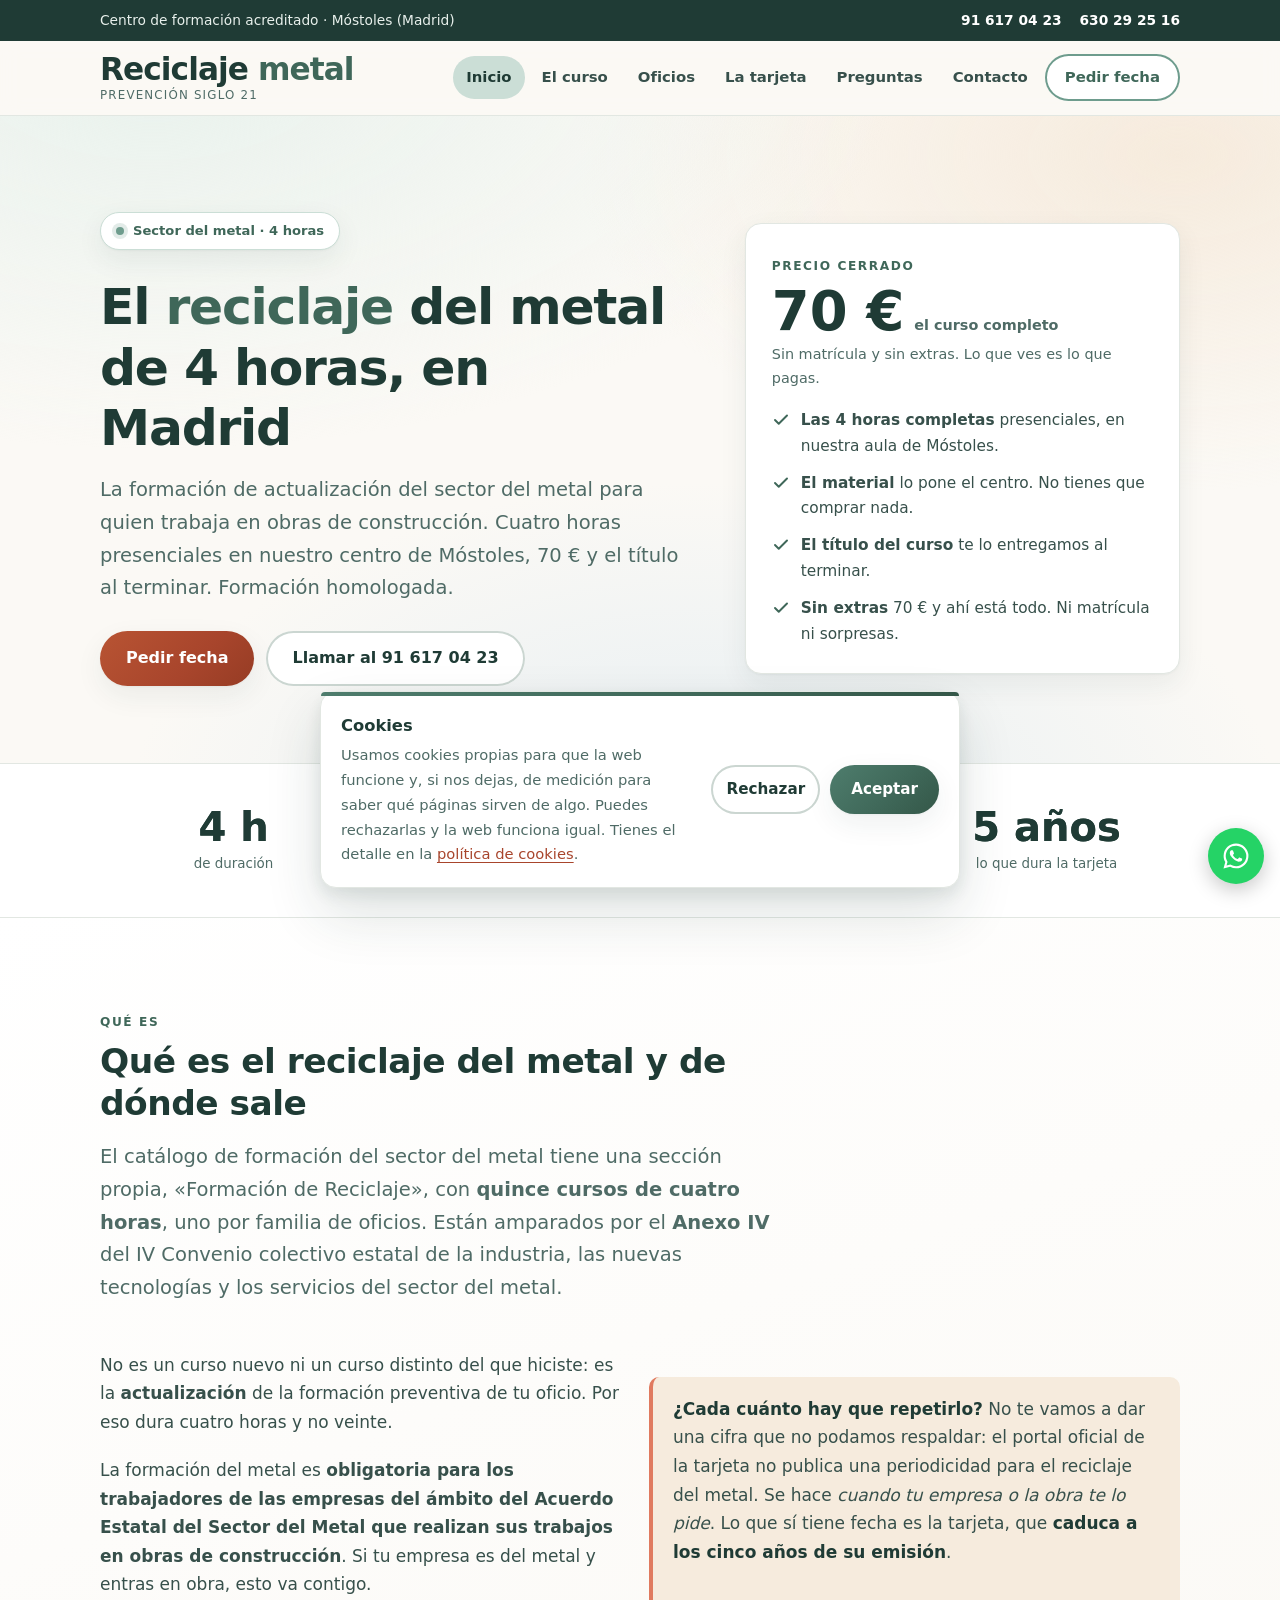
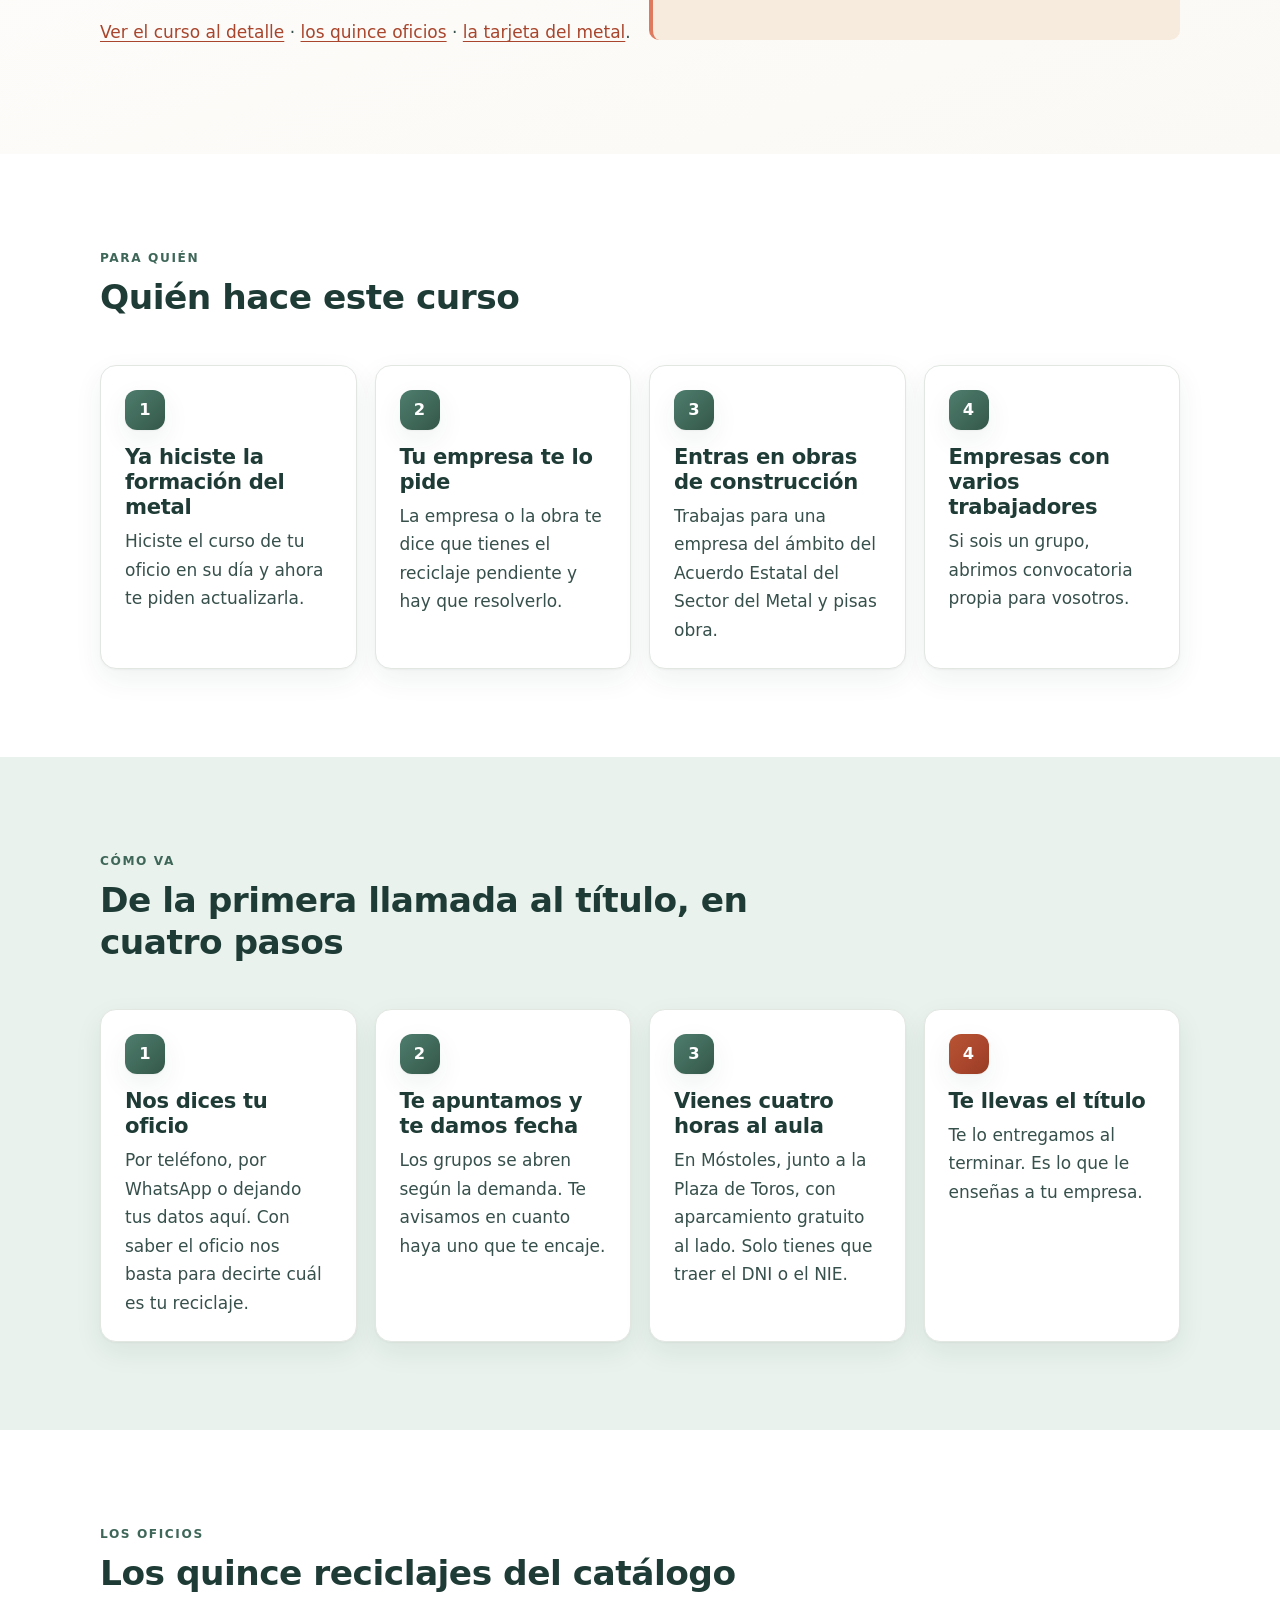
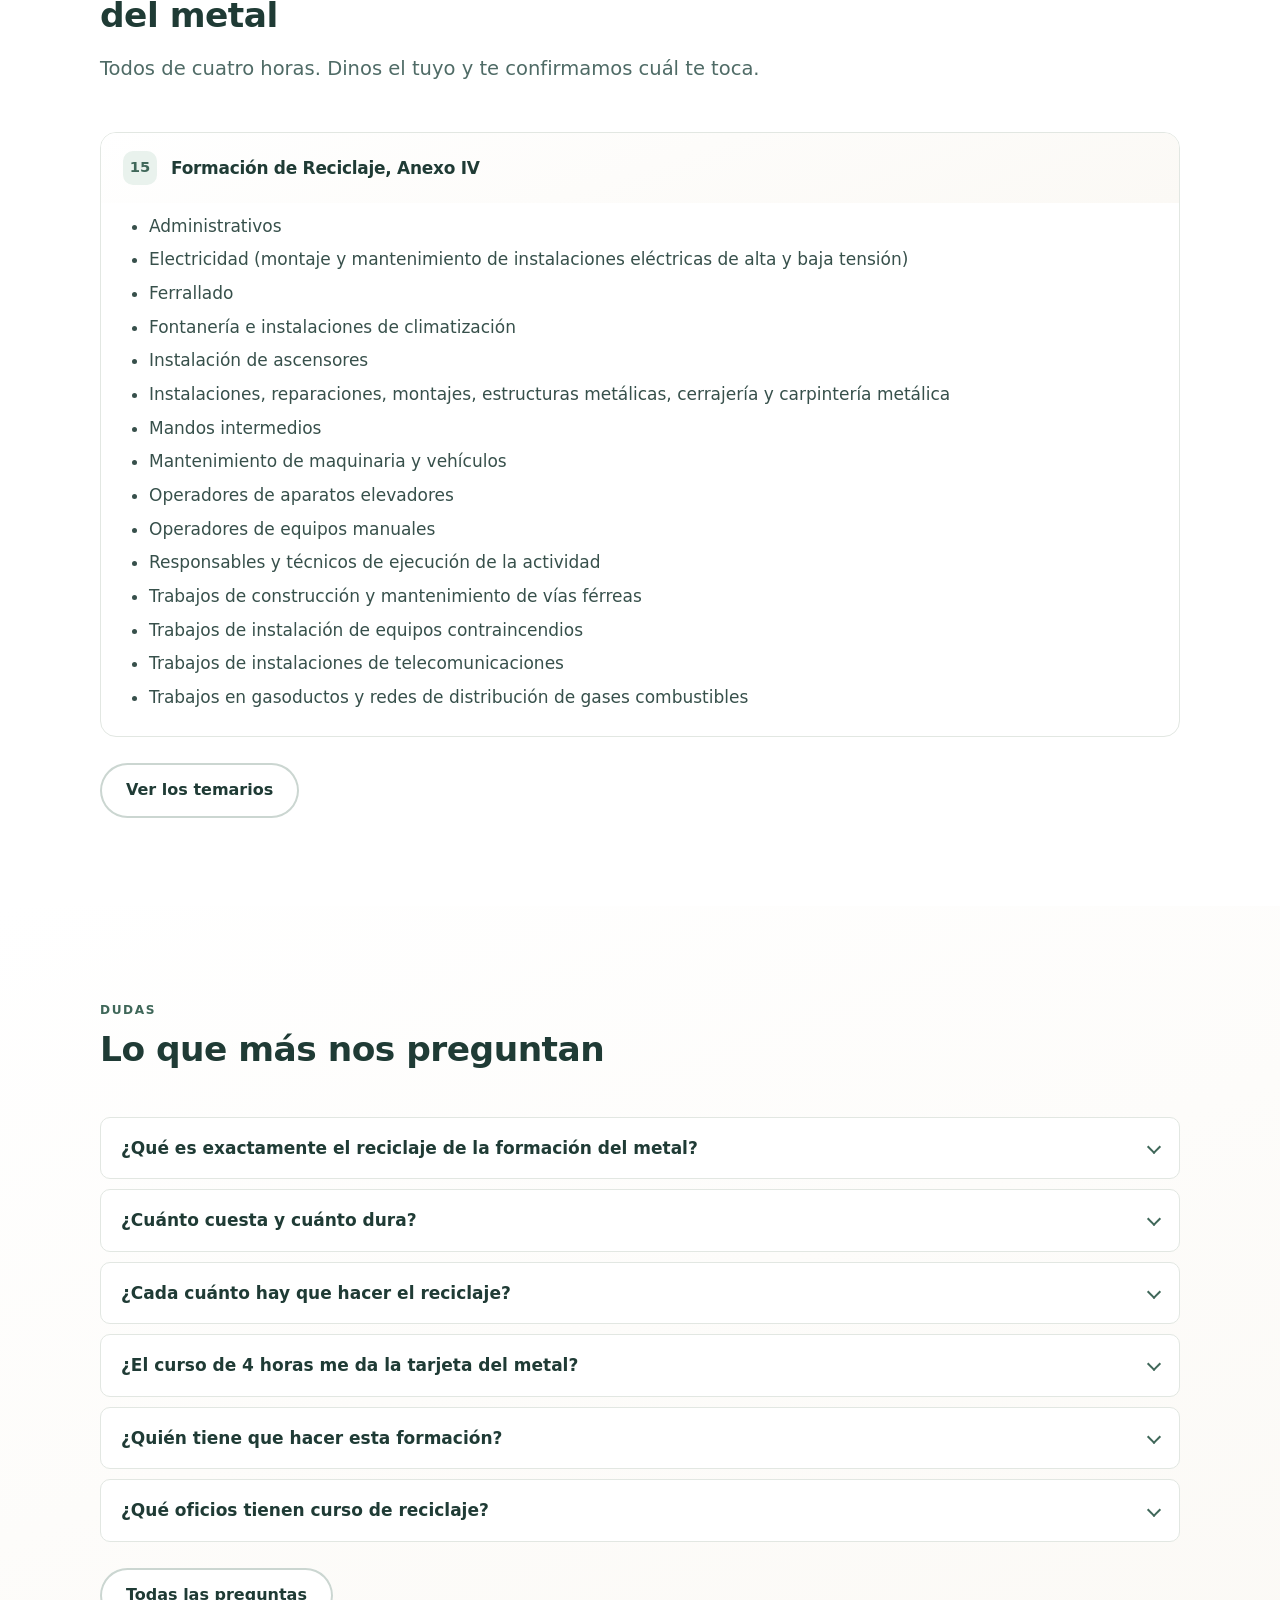
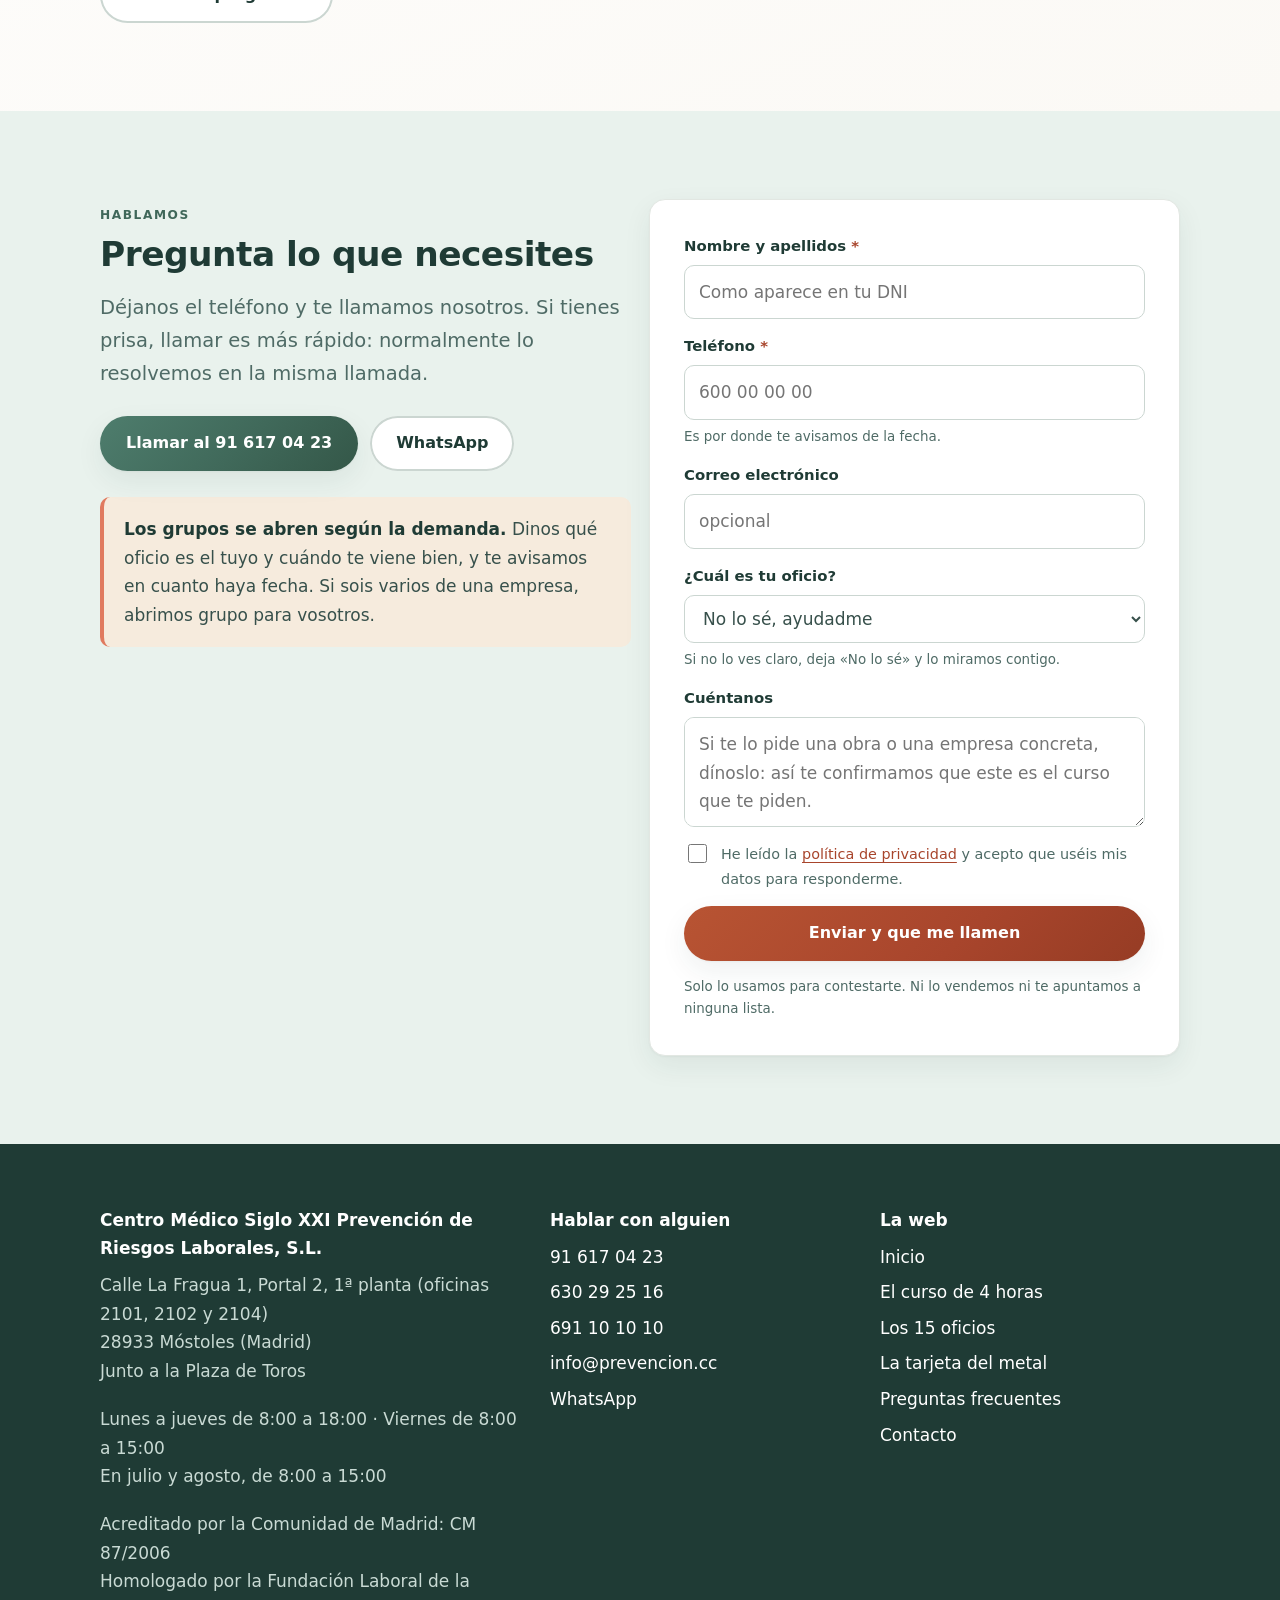
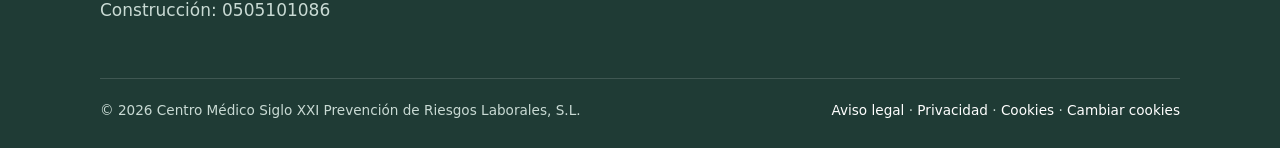
<file: index.html>
<!doctype html>
<html lang="es-ES" data-gtm="GTM-56SQ9M6R">
<head>
<meta charset="utf-8">
<meta name="viewport" content="width=device-width, initial-scale=1">
<title>Reciclaje del metal 4 horas en Madrid | 70 € · Móstoles</title>
<meta name="description" content="Curso de reciclaje de la formación del sector del metal, 4 horas presenciales en Móstoles (Madrid). 70 € con material y título. Grupos según demanda.">
<link rel="canonical" href="https://reciclajemetal.es/">
<meta name="robots" content="index, follow, max-snippet:-1, max-image-preview:large">
<meta name="theme-color" content="#1F3B35">
<meta property="og:type" content="website">
<meta property="og:site_name" content="Reciclaje del metal de 4 horas · Prevención Siglo 21">
<meta property="og:locale" content="es_ES">
<meta property="og:title" content="Reciclaje del metal 4 horas en Madrid | 70 € · Móstoles">
<meta property="og:description" content="Curso de reciclaje de la formación del sector del metal, 4 horas presenciales en Móstoles (Madrid). 70 € con material y título. Grupos según demanda.">
<meta property="og:url" content="https://reciclajemetal.es/">
<meta name="twitter:card" content="summary">
<link rel="icon" href="/favicon.svg" type="image/svg+xml">
<style>:root{--tinta:#1F3B35;--texto:#37504B;--tenue:#4F6B66;--papel:#ffffff;--crema:#FBF9F5;--menta:#E9F2ED;--cielo:#E6EEF2;--arena:#F6EBDD;--salvia:#6E9C8D;--salvia-osc:#3F6759;--salvia-tenue:#CBDED6;--coral:#E07A5F;--coral-osc:#A8452C;--coral-tenue:#FBE7E0;--borde:#E2E7E2;--borde-fuerte:#CBD6D1;--deg-salvia:linear-gradient(135deg,#4E7D6D 0%,#40695A 55%,#345748 100%);--deg-coral:linear-gradient(135deg,#B85433 0%,#A8452C 60%,#963C24 100%);--deg-papel:linear-gradient(160deg,#FFFFFF 0%,#FBF9F5 100%);--deg-hero:radial-gradient(1200px 620px at 12% -8%,#E9F2ED 0%,rgba(233,242,237,0) 62%),radial-gradient(1000px 560px at 92% 6%,#F6EBDD 0%,rgba(246,235,221,0) 60%),radial-gradient(900px 520px at 55% 108%,#E6EEF2 0%,rgba(230,238,242,0) 64%);--sombra:0 1px 2px rgba(31,59,53,.04),0 10px 28px rgba(31,59,53,.07);--sombra-alta:0 6px 16px rgba(31,59,53,.10),0 26px 56px rgba(31,59,53,.14);--brillo:0 0 0 4px rgba(110,156,141,.18);--brillo-coral:0 0 0 4px rgba(224,122,95,.22);--radio:16px;--radio-sm:10px;--ancho:1120px;--fuente:"Segoe UI",system-ui,-apple-system,"Helvetica Neue",Arial,sans-serif}*,*::before,*::after{box-sizing:border-box}html{scroll-behavior:smooth;-webkit-text-size-adjust:100%;overflow-x:hidden;scroll-padding-top:84px}body{margin:0;font-family:var(--fuente);font-size:17px;line-height:1.68;color:var(--texto);background:var(--crema);-webkit-font-smoothing:antialiased}img,svg,iframe{max-width:100%}img{height:auto;display:block}.wrap{width:100%;max-width:var(--ancho);margin:0 auto;padding:0 20px}:focus-visible{outline:3px solid var(--salvia-osc);outline-offset:3px;border-radius:4px}.saltar{position:absolute;left:-9999px;top:0;z-index:100;background:var(--tinta);color:#fff;padding:12px 18px;border-radius:0 0 var(--radio-sm) 0;font-weight:600}.saltar:focus{left:0}h1,h2,h3,h4{color:var(--tinta);line-height:1.2;margin:0 0 .5em;font-weight:700;letter-spacing:-.015em}h1{font-size:clamp(1.95rem,5.2vw,3.15rem);letter-spacing:-.025em}h2{font-size:clamp(1.5rem,3.6vw,2.15rem)}h3{font-size:clamp(1.12rem,2.2vw,1.32rem)}h4{font-size:1.02rem}p{margin:0 0 1.15em}a{color:var(--coral-osc);text-decoration-thickness:1px;text-underline-offset:3px}a:hover{color:var(--tinta)}.entradilla{font-size:clamp(1.05rem,2.1vw,1.22rem);color:var(--tenue);max-width:62ch}.rotulo{display:inline-block;font-size:.76rem;font-weight:800;letter-spacing:.13em;text-transform:uppercase;color:var(--salvia-osc);margin:0 0 .7em}.seccion{padding:clamp(48px,7vw,88px) 0}.seccion--menta{background:var(--menta)}.seccion--crema{background:var(--deg-papel)}.seccion--papel{background:var(--papel)}.cabecera-seccion{max-width:64ch;margin-bottom:clamp(28px,4vw,46px)}.barra{background:var(--tinta);color:#E8F0EC;font-size:.86rem}.barra__in{display:flex;flex-wrap:wrap;gap:6px 22px;align-items:center;justify-content:space-between;padding:9px 20px}.barra a{color:#fff;font-weight:600;text-decoration:none}.barra a:hover{text-decoration:underline}.barra__tels{display:flex;gap:18px;flex-wrap:wrap}.cab{position:sticky;top:0;z-index:50;background:rgba(251,249,245,.92);backdrop-filter:saturate(1.4) blur(10px);border-bottom:1px solid var(--borde)}.cab__in{display:flex;align-items:center;justify-content:space-between;gap:16px;padding:12px 20px}.logo{display:flex;flex-direction:column;text-decoration:none;line-height:1.16}.logo__marca{font-weight:800;font-size:1.16rem;color:var(--tinta);letter-spacing:-.02em}.logo__marca b{color:var(--salvia-osc);font-weight:800}.logo__sub{font-size:.69rem;letter-spacing:.1em;text-transform:uppercase;color:var(--tenue)}.nav ul{display:flex;align-items:center;gap:4px;list-style:none;margin:0;padding:0}.nav a:not(.btn){display:block;padding:9px 13px;border-radius:999px;color:var(--texto);text-decoration:none;font-size:.93rem;font-weight:600;transition:background .18s ease,color .18s ease}.nav a:not(.btn):hover{background:var(--menta);color:var(--tinta)}.nav a:not(.btn).activo{background:var(--salvia-tenue);color:var(--tinta)}.nav .btn{padding:11px 20px;font-size:.93rem}.menu-check,.menu-boton{display:none}.btn{position:relative;z-index:0;overflow:hidden;display:inline-flex;align-items:center;justify-content:center;gap:9px;padding:14px 26px;border:0;border-radius:999px;font:inherit;font-weight:700;font-size:1rem;text-decoration:none;cursor:pointer;transition:transform .22s cubic-bezier(.2,.7,.3,1),box-shadow .22s ease,filter .22s ease}.btn--cta{background:var(--deg-coral);color:#fff;box-shadow:var(--sombra)}.btn--cta:hover{color:#fff;transform:translateY(-2px) scale(1.035);box-shadow:var(--sombra-alta),var(--brillo-coral);filter:saturate(1.06)}.btn--salvia{background:var(--deg-salvia);color:#fff;box-shadow:var(--sombra)}.btn--salvia:hover{color:#fff;transform:translateY(-2px) scale(1.035);box-shadow:var(--sombra-alta),var(--brillo)}.btn--linea{background:var(--papel);color:var(--tinta);box-shadow:inset 0 0 0 2px var(--borde-fuerte)}.btn--linea:hover{color:var(--tinta);transform:translateY(-2px) scale(1.035);box-shadow:inset 0 0 0 2px var(--salvia),var(--brillo)}.btn:active{transform:translateY(0) scale(.99)}.btn::after{content:"";position:absolute;z-index:-1;top:-60%;bottom:-60%;left:-55%;width:38%;background:linear-gradient(100deg,transparent 0%,rgba(255,255,255,.10) 26%,rgba(255,255,255,.55) 50%,rgba(255,255,255,.10) 74%,transparent 100%);transform:translateX(0) skewX(-18deg);animation:destello 4.2s cubic-bezier(.5,0,.5,1) infinite}.btn--linea::after{background:linear-gradient(100deg,transparent,rgba(110,156,141,.18) 50%,transparent)}.btn:hover::after{animation-duration:1.2s}@keyframes destello{0%{transform:translateX(0) skewX(-18deg)}55%,100%{transform:translateX(455%) skewX(-18deg)}}.botonera{display:flex;flex-wrap:wrap;gap:12px;margin-top:26px}.hero{position:relative;overflow:hidden;background:var(--crema)}.hero::before{content:"";position:absolute;inset:0;background:var(--deg-hero);pointer-events:none}.hero__in{position:relative;padding:clamp(46px,8vw,96px) 20px clamp(40px,6vw,78px)}.hero__grid{display:grid;gap:clamp(30px,5vw,56px);align-items:center}.sello{display:inline-flex;align-items:center;gap:9px;background:var(--papel);border:1px solid var(--salvia-tenue);color:var(--salvia-osc);font-weight:700;font-size:.82rem;padding:7px 15px;border-radius:999px;box-shadow:var(--sombra)}.sello__punto{width:8px;height:8px;border-radius:50%;background:var(--salvia);box-shadow:0 0 0 4px rgba(110,156,141,.20)}.hero h1{margin:.55em 0 .3em}.hero h1 em{font-style:normal;color:var(--salvia-osc)}.ficha{background:var(--papel);border-radius:var(--radio);box-shadow:var(--sombra);padding:26px;border:1px solid var(--borde);position:relative;overflow:hidden}.ficha::before{content:"";position:absolute;inset:0 0 auto 0;height:5px;background:var(--deg-salvia)}.ficha__precio{display:flex;align-items:baseline;gap:10px;margin-bottom:2px}.ficha__euros{font-size:clamp(2.5rem,7vw,3.4rem);font-weight:800;color:var(--tinta);line-height:1}.ficha__iva{font-size:.9rem;color:var(--tenue);font-weight:600}.ficha__lista{list-style:none;margin:18px 0 0;padding:0;display:grid;gap:11px}.ficha__lista li{display:flex;gap:11px;align-items:flex-start;font-size:.96rem}.ficha__lista svg{flex:none;margin-top:3px}.cifras{background:var(--papel);border-top:1px solid var(--borde);border-bottom:1px solid var(--borde)}.cifras__grid{display:grid;grid-template-columns:repeat(4,1fr);gap:4px;padding:32px 0;text-align:center}.cifra__n{display:block;font-weight:800;line-height:1.05;color:var(--tinta);font-size:clamp(1.65rem,3.6vw,2.5rem)}.cifra__t{display:block;font-size:.84rem;color:var(--tenue);margin-top:5px}.rejilla{display:grid;gap:18px}.rejilla--2{grid-template-columns:repeat(2,1fr)}.rejilla--3{grid-template-columns:repeat(3,1fr)}.rejilla--4{grid-template-columns:repeat(4,1fr)}.tarjeta{background:var(--papel);border:1px solid var(--borde);border-radius:var(--radio);padding:24px;box-shadow:var(--sombra);position:relative;overflow:hidden;transition:transform .26s cubic-bezier(.2,.7,.3,1),box-shadow .26s ease,border-color .26s ease}.tarjeta:hover{transform:translateY(-4px) scale(1.012);box-shadow:var(--sombra-alta);border-color:var(--salvia-tenue)}.tarjeta h3{margin-bottom:.35em}.tarjeta p:last-child{margin-bottom:0}.tarjeta__num{display:inline-flex;align-items:center;justify-content:center;width:40px;height:40px;border-radius:12px;margin-bottom:14px;background:var(--deg-salvia);color:#fff;font-weight:800;font-size:1.02rem;box-shadow:var(--sombra)}.tarjeta--acento .tarjeta__num{background:var(--deg-coral)}.icono{display:inline-flex;align-items:center;justify-content:center;width:44px;height:44px;border-radius:13px;margin-bottom:14px;background:var(--menta);color:var(--salvia-osc)}.icono svg{width:22px;height:22px}.aviso{background:var(--arena);border-left:4px solid var(--coral);border-radius:var(--radio-sm);padding:18px 20px;margin:26px 0}.aviso p:last-child{margin-bottom:0}.aviso strong{color:var(--tinta)}.bloque{background:var(--papel);border:1px solid var(--borde);border-radius:var(--radio);overflow:hidden;margin-bottom:14px;transition:box-shadow .24s ease,border-color .24s ease}.bloque:hover{box-shadow:var(--sombra);border-color:var(--salvia-tenue)}.bloque__cab{display:flex;gap:14px;align-items:center;padding:18px 22px;background:var(--deg-papel)}.bloque__n{flex:none;width:34px;height:34px;border-radius:10px;display:grid;place-items:center;background:var(--menta);color:var(--salvia-osc);font-weight:800;font-size:.92rem}.bloque__cab h3{margin:0;font-size:1.06rem}.bloque ul{margin:0;padding:4px 22px 20px 48px;color:var(--texto)}.bloque li{margin:.3em 0}.pregunta{background:var(--papel);border:1px solid var(--borde);border-radius:var(--radio-sm);margin-bottom:10px;overflow:hidden;transition:border-color .2s ease,box-shadow .2s ease}.pregunta:hover{border-color:var(--salvia-tenue);box-shadow:var(--sombra)}.pregunta[open]{border-color:var(--salvia-tenue);box-shadow:var(--sombra)}.pregunta summary{cursor:pointer;list-style:none;padding:16px 52px 16px 20px;font-weight:700;color:var(--tinta);position:relative}.pregunta summary::-webkit-details-marker{display:none}.pregunta summary::after{content:"";position:absolute;right:20px;top:50%;width:10px;height:10px;margin-top:-6px;border-right:2.5px solid var(--salvia-osc);border-bottom:2.5px solid var(--salvia-osc);transform:rotate(45deg);transition:transform .22s ease}.pregunta[open] summary::after{transform:rotate(-135deg);margin-top:-2px}.pregunta__cuerpo{padding:0 20px 18px}.pregunta__cuerpo p:last-child{margin-bottom:0}.tabla-envoltorio{overflow-x:auto;border-radius:var(--radio);border:1px solid var(--borde);background:var(--papel)}table{width:100%;border-collapse:collapse;font-size:.95rem}th,td{padding:13px 16px;text-align:left;border-bottom:1px solid var(--borde)}th{background:var(--menta);color:var(--tinta);font-weight:700;white-space:nowrap}tr:last-child td{border-bottom:0}.form{display:grid;gap:15px}.campo{display:grid;gap:6px}.campo label{font-weight:600;font-size:.93rem;color:var(--tinta)}.campo .obl{color:var(--coral-osc)}.campo input,.campo select,.campo textarea{font:inherit;color:var(--texto);background:var(--papel);border:1.5px solid var(--borde-fuerte);border-radius:var(--radio-sm);padding:12px 14px;width:100%;transition:border-color .18s ease,box-shadow .18s ease}.campo input:hover,.campo select:hover,.campo textarea:hover{border-color:var(--salvia)}.campo input:focus,.campo select:focus,.campo textarea:focus{outline:none;border-color:var(--salvia-osc);box-shadow:var(--brillo)}.campo textarea{min-height:110px;resize:vertical}.campo .pista{font-size:.84rem;color:var(--tenue)}.consentimiento{display:flex;gap:11px;align-items:flex-start;font-size:.9rem;color:var(--tenue)}.consentimiento input{width:19px;height:19px;flex:none;margin-top:2px;accent-color:var(--salvia-osc)}.form__aviso{font-size:.84rem;color:var(--tenue);margin:0}.form-caja{background:var(--papel);border:1px solid var(--borde);border-radius:var(--radio);padding:clamp(22px,3.5vw,34px);box-shadow:var(--sombra)}.resultado{border-radius:var(--radio-sm);padding:15px 18px;font-weight:600;margin-top:4px}.resultado--ok{background:var(--menta);color:var(--salvia-osc);border:1px solid var(--salvia-tenue)}.resultado--mal{background:var(--coral-tenue);color:var(--coral-osc);border:1px solid #F0C4B7}.pie{background:var(--tinta);color:#C9DAD4;padding:clamp(40px,5vw,62px) 0 26px}.pie a{color:#fff;text-decoration:none}.pie a:hover{text-decoration:underline;color:#fff}.pie__grid{display:grid;gap:30px}.pie__titulo{color:#fff;font-weight:700;margin-bottom:.5em}.pie ul{list-style:none;margin:0;padding:0;display:grid;gap:7px}.pie__legal{margin-top:34px;padding-top:20px;border-top:1px solid rgba(255,255,255,.14);font-size:.85rem;display:flex;flex-wrap:wrap;gap:8px 20px;justify-content:space-between}.wasap{position:fixed;right:16px;bottom:16px;z-index:40;width:56px;height:56px;border-radius:50%;display:grid;place-items:center;background:#25D366;color:#fff;box-shadow:0 6px 20px rgba(0,0,0,.22);transition:transform .22s cubic-bezier(.2,.7,.3,1),box-shadow .22s ease}.wasap:hover{transform:scale(1.1);box-shadow:0 10px 28px rgba(0,0,0,.28);color:#fff}.wasap svg{width:30px;height:30px}.js .aparece{opacity:0;transform:translateY(20px)}.js .aparece.visible{opacity:1;transform:none;transition:opacity .55s ease,transform .55s ease}@media (prefers-reduced-motion:reduce){html{scroll-behavior:auto}.js .aparece{opacity:1;transform:none;transition:none}.btn::after{display:none}.btn:hover,.tarjeta:hover,.wasap:hover{transform:none}*{animation-duration:.001ms !important;animation-iteration-count:1 !important}}@media (min-width:720px){.hero__grid{grid-template-columns:1.15fr .85fr}.pie__grid{grid-template-columns:1.4fr 1fr 1fr}}@media (max-width:980px){.rejilla--4{grid-template-columns:repeat(2,1fr)}}@media (max-width:860px){.cab__in{flex-wrap:wrap}.menu-boton{display:grid;place-items:center;width:46px;height:46px;border-radius:12px;cursor:pointer;background:var(--menta)}.menu-boton span,.menu-boton span::before,.menu-boton span::after{content:"";display:block;width:20px;height:2px;border-radius:2px;background:var(--tinta);transition:transform .22s ease,opacity .22s ease}.menu-boton span::before{transform:translateY(-6px)}.menu-boton span::after{transform:translateY(4px)}.menu-check:checked + .menu-boton span{background:transparent}.menu-check:checked + .menu-boton span::before{transform:translateY(0) rotate(45deg)}.menu-check:checked + .menu-boton span::after{transform:translateY(-2px) rotate(-45deg)}.nav{flex-basis:100%;max-height:0;overflow:hidden;transition:max-height .3s ease}.menu-check:checked ~ .nav{max-height:32rem}.nav ul{flex-direction:column;align-items:stretch;gap:2px;padding:8px 0 12px}.nav a{padding:12px 14px;border-radius:var(--radio-sm)}.nav .btn{width:100%;margin-top:8px}}@media (max-width:700px){.rejilla--2,.rejilla--3{grid-template-columns:1fr}.cifras__grid{grid-template-columns:1fr 1fr;gap:22px 4px}.barra__in{justify-content:center;text-align:center}}@media (max-width:420px){.rejilla--4{grid-template-columns:1fr}}@media print{.cab,.barra,.wasap,.botonera,.form-caja,.pie__legal{display:none}body{background:#fff;font-size:12pt}.seccion{padding:12pt 0}a[href^="http"]::after{content:" (" attr(href) ")";font-size:9pt;color:#555}}.cookies{position:fixed;left:12px;right:12px;bottom:12px;z-index:60;background:var(--papel);border:1px solid var(--borde);border-radius:var(--radio);box-shadow:var(--sombra-alta);padding:20px;max-width:640px;margin:0 auto;opacity:0;transform:translateY(16px);transition:opacity .3s ease,transform .3s cubic-bezier(.2,.7,.3,1)}.cookies.visible{opacity:1;transform:none}.cookies::before{content:"";position:absolute;inset:0 0 auto 0;height:4px;border-radius:var(--radio) var(--radio) 0 0;background:var(--deg-salvia)}.cookies__in{display:grid;gap:16px}.cookies__texto strong{display:block;color:var(--tinta);font-size:1.02rem;margin-bottom:4px}.cookies__texto p{margin:0;font-size:.92rem;color:var(--tenue)}.cookies__botones{display:flex;gap:10px}.cookies__botones .btn{flex:1;padding:12px 18px;font-size:.95rem}@media (min-width:620px){.cookies__in{grid-template-columns:1fr auto;align-items:center}.cookies__botones{flex:none}}@media (prefers-reduced-motion:reduce){.cookies{transition:none;opacity:1;transform:none}}.logo__marca{font-size:1.95rem;letter-spacing:-.03em;line-height:1.05}.logo__sub{font-size:.74rem;margin-top:3px}@media (max-width:520px){.logo__marca{font-size:1.5rem}}.nav .btn--cta{background:var(--papel);color:var(--salvia-osc);box-shadow:inset 0 0 0 2px var(--salvia);transition:transform .24s cubic-bezier(.2,.7,.3,1),box-shadow .24s ease,background .24s ease,color .24s ease}.nav .btn--cta:hover{transform:scale(1.2);color:#fff;background:var(--deg-salvia);box-shadow:inset 0 0 0 2px transparent,var(--sombra-alta),var(--brillo)}.nav .btn--cta::after{display:none}.linterna{position:relative;overflow:hidden}.linterna::before{content:"";position:absolute;inset:0;pointer-events:none;opacity:0;transition:opacity .35s ease;background:radial-gradient(220px circle at var(--mx,50%) var(--my,50%),rgba(110,156,141,.30) 0%,rgba(110,156,141,.14) 38%,rgba(110,156,141,0) 70%)}.linterna:hover::before{opacity:1}.cifra__n{background-image:linear-gradient(100deg,var(--tinta) 0%,var(--tinta) 40%,var(--salvia) 50%,var(--tinta) 60%,var(--tinta) 100%);background-size:300% 100%;background-position:100% 0;-webkit-background-clip:text;background-clip:text;transition:background-position .75s ease}.cifras__grid>div:hover .cifra__n{background-position:0 0;-webkit-text-fill-color:transparent;color:transparent}.cifras__grid>div{border-radius:var(--radio);padding:10px 6px}.ficha--luz{transition:box-shadow .3s ease,border-color .3s ease}.ficha--luz:hover{box-shadow:var(--sombra-alta);border-color:var(--salvia-tenue)}.ficha--luz::before{z-index:2}.tarjeta.linterna:hover{border-color:var(--salvia)}.barras{margin:26px 0 6px}.barras__barra{display:flex;height:54px;border-radius:12px;overflow:hidden;box-shadow:var(--sombra);border:1px solid var(--borde)}.barras__parte{display:grid;place-items:center;color:#fff;font-weight:800;font-size:1.02rem;letter-spacing:-.01em}.barras__parte--aula{flex:20;background:linear-gradient(135deg,#35594C 0%,#2B4A3F 100%)}.barras__parte--online{flex:40;background:linear-gradient(135deg,#4E7D6D 0%,#40695A 100%)}.barras__pies{display:flex;margin-top:10px;gap:0}.barras__pie{font-size:.9rem;color:var(--tenue);padding-right:12px}.barras__pie strong{display:block;color:var(--tinta);font-size:.98rem}.barras__pie--aula{flex:20}.barras__pie--online{flex:40}@media (max-width:560px){.barras__parte{font-size:.88rem}.barras__pie{font-size:.82rem}}.temario-2{display:grid;gap:14px;align-items:start}@media (min-width:860px){.temario-2{grid-template-columns:1fr 1fr}}.temario-2 .bloque{margin-bottom:0}.temario-2 .bloque ul{padding:4px 20px 18px 46px;font-size:.95rem}.tels{list-style:none;margin:0;padding:0;display:grid;gap:10px;text-align:center}.tels a{display:block;font-size:1.28rem;font-weight:800;color:var(--salvia-osc);text-decoration:none;letter-spacing:-.01em;padding:8px 10px;border-radius:var(--radio-sm);transition:background .18s ease,transform .18s ease}.tels a:hover{background:var(--menta);color:var(--tinta);transform:scale(1.04)}.direccion{color:var(--texto);text-decoration:none;display:inline-block}.direccion:hover{color:var(--salvia-osc);text-decoration:underline}@media (prefers-reduced-motion:reduce){.linterna::before{display:none}.cifra__n{background-image:none;transition:none}.cifras__grid>div:hover .cifra__n{color:var(--tinta);-webkit-text-fill-color:currentColor}.nav .btn--cta:hover,.tels a:hover{transform:none}}main>.seccion:first-child{padding-top:clamp(22px,3vw,40px);padding-bottom:clamp(10px,1.4vw,18px)}main>.seccion:first-child .cabecera-seccion{margin-bottom:0}main>.seccion:first-child + .seccion{padding-top:clamp(20px,2.6vw,40px)}main>.seccion:first-child .entradilla:last-child{margin-bottom:0}main>.seccion:first-child h1{margin-bottom:.35em}@media (max-width:700px){main>.seccion:first-child{padding-top:18px;padding-bottom:8px}main>.seccion:first-child + .seccion{padding-top:18px}.seccion{padding:34px 0}.cabecera-seccion{margin-bottom:20px}main>.seccion:first-child .botonera{margin-top:18px}}</style>
<link rel="stylesheet" href="/botones-movil.css?v=20261106f"><script src="/botones-movil.js?v=20261106f" defer></script>
<script type="application/ld+json">{"@context":"https://schema.org","@type":["EducationalOrganization","LocalBusiness"],"@id":"https://reciclajemetal.es/#centro","name":"Prevención Siglo 21 — Centro de formación","legalName":"Centro Médico Siglo XXI Prevención de Riesgos Laborales, S.L.","url":"https://reciclajemetal.es","telephone":["+34916170423","+34630292516","+34691101010"],"email":"info@prevencion.cc","address":{"@type":"PostalAddress","streetAddress":"Calle La Fragua 1, Portal 2, 1ª planta (oficinas 2101, 2102 y 2104)","postalCode":"28933","addressLocality":"Móstoles","addressRegion":"Madrid","addressCountry":"ES"},"areaServed":{"@type":"AdministrativeArea","name":"Comunidad de Madrid"},"geo":{"@type":"GeoCoordinates","latitude":40.341751,"longitude":-3.863215},"identifier":[{"@type":"PropertyValue","name":"Acreditación de la Comunidad de Madrid","value":"CM 87/2006"},{"@type":"PropertyValue","name":"Homologación de la Fundación Laboral de la Construcción","value":"0505101086"}],"openingHoursSpecification":[{"@type":"OpeningHoursSpecification","dayOfWeek":["Monday","Tuesday","Wednesday","Thursday"],"opens":"08:00","closes":"18:00"},{"@type":"OpeningHoursSpecification","dayOfWeek":"Friday","opens":"08:00","closes":"15:00"}]}</script>
<script type="application/ld+json">{"@context":"https://schema.org","@type":"Course","@id":"https://reciclajemetal.es/#curso","name":"Reciclaje de la formación en prevención del sector del metal (4 horas)","description":"Curso de reciclaje del sector del metal, 4 horas presenciales en Móstoles (Madrid). Actualiza la formación preventiva del oficio.","url":"https://reciclajemetal.es/curso-reciclaje-metal-4-horas/","inLanguage":"es","teaches":["Qué trabajos cubre el oficio","Identificación y evaluación de los riesgos del puesto","Medios auxiliares, equipos y herramientas","Protección colectiva y equipos de protección individual"],"provider":{"@id":"https://reciclajemetal.es/#centro"},"offers":{"@type":"Offer","price":"70","priceCurrency":"EUR","category":"Formación","url":"https://reciclajemetal.es/contacto/"},"hasCourseInstance":{"@type":"CourseInstance","courseMode":"Onsite","courseWorkload":"PT4H","location":{"@type":"Place","name":"Prevención Siglo 21 — Móstoles","address":{"@type":"PostalAddress","streetAddress":"Calle La Fragua 1, Portal 2, 1ª planta (oficinas 2101, 2102 y 2104)","postalCode":"28933","addressLocality":"Móstoles","addressCountry":"ES"}}}}</script>
</head>
<body>
<a class="saltar" href="#principal">Saltar al contenido</a>

<div class="barra">
  <div class="wrap barra__in">
    <span>Centro de formación acreditado · Móstoles (Madrid)</span>
    <span class="barra__tels"><a href="tel:+34916170423">91 617 04 23</a> <a href="tel:+34630292516">630 29 25 16</a></span>
  </div>
</div>

<header class="cab">
  <div class="wrap cab__in">
    <a class="logo" href="/">
      <span class="logo__marca">Reciclaje <b>metal</b></span>
      <span class="logo__sub">Prevención Siglo 21</span>
    </a>
    <input type="checkbox" id="abrir-menu" class="menu-check" hidden>
    <label for="abrir-menu" class="menu-boton" aria-label="Abrir el menú"><span></span></label>
    <nav class="nav" aria-label="Principal">
      <ul>
        <li><a href="/" class="activo" aria-current="page">Inicio</a></li>
        <li><a href="/curso-reciclaje-metal-4-horas/">El curso</a></li>
        <li><a href="/oficios/">Oficios</a></li>
        <li><a href="/tarjeta-profesional-metal/">La tarjeta</a></li>
        <li><a href="/preguntas-frecuentes/">Preguntas</a></li>
        <li><a href="/contacto/">Contacto</a></li>
        <li><a class="btn btn--cta" href="/contacto/">Pedir fecha</a></li>
      </ul>
    </nav>
  </div>
</header>

<main id="principal">

<section class="hero">
  <div class="wrap hero__in">
    <div class="hero__grid">
      <div>
        <span class="sello"><span class="sello__punto"></span>Sector del metal · 4 horas</span>
        <h1>El <em>reciclaje</em> del metal de 4 horas, en Madrid</h1>
        <p class="entradilla">La formación de actualización del sector del
        metal para quien trabaja en obras de construcción. Cuatro horas
        presenciales en nuestro centro de Móstoles, 70 € y el título al
        terminar. Formación homologada.</p>
        <div class="botonera"><a class="btn btn--cta" href="/contacto/">Pedir fecha</a><a class="btn btn--linea" href="tel:+34916170423">Llamar al 91 617 04 23</a></div>
      </div>

      <aside class="ficha ficha--luz linterna aparece" data-orden="1">
        <p class="rotulo">Precio cerrado</p>
        <div class="ficha__precio">
          <span class="ficha__euros">70 €</span>
          <span class="ficha__iva">el curso completo</span>
        </div>
        <p class="pista" style="color:var(--tenue);font-size:.9rem">Sin matrícula
        y sin extras. Lo que ves es lo que pagas.</p>
        <ul class="ficha__lista"><li><svg width="18" height="18" viewBox="0 0 24 24" fill="none" stroke="#3F6759" stroke-width="2.6" stroke-linecap="round" stroke-linejoin="round" aria-hidden="true"><path d="M20 6 9 17l-5-5"/></svg><span><strong>Las 4 horas completas</strong> presenciales, en nuestra aula de Móstoles.</span></li><li><svg width="18" height="18" viewBox="0 0 24 24" fill="none" stroke="#3F6759" stroke-width="2.6" stroke-linecap="round" stroke-linejoin="round" aria-hidden="true"><path d="M20 6 9 17l-5-5"/></svg><span><strong>El material</strong> lo pone el centro. No tienes que comprar nada.</span></li><li><svg width="18" height="18" viewBox="0 0 24 24" fill="none" stroke="#3F6759" stroke-width="2.6" stroke-linecap="round" stroke-linejoin="round" aria-hidden="true"><path d="M20 6 9 17l-5-5"/></svg><span><strong>El título del curso</strong> te lo entregamos al terminar.</span></li><li><svg width="18" height="18" viewBox="0 0 24 24" fill="none" stroke="#3F6759" stroke-width="2.6" stroke-linecap="round" stroke-linejoin="round" aria-hidden="true"><path d="M20 6 9 17l-5-5"/></svg><span><strong>Sin extras</strong> 70 € y ahí está todo. Ni matrícula ni sorpresas.</span></li></ul>
      </aside>
    </div>
  </div>
</section>

<section class="cifras">
  <div class="wrap">
    <div class="cifras__grid"><div class="linterna"><span class="cifra__n">4 h</span><span class="cifra__t">de duración</span></div><div class="linterna"><span class="cifra__n">70 €</span><span class="cifra__t">el curso completo</span></div><div class="linterna"><span class="cifra__n">15</span><span class="cifra__t">reciclajes en el catálogo</span></div><div class="linterna"><span class="cifra__n">5 años</span><span class="cifra__t">lo que dura la tarjeta</span></div></div>
  </div>
</section>

<section class="seccion seccion--crema">
  <div class="wrap">
    <div class="cabecera-seccion aparece">
      <p class="rotulo">Qué es</p>
      <h2>Qué es el reciclaje del metal y de dónde sale</h2>
      <p class="entradilla">El catálogo de formación del sector del metal
      tiene una sección propia, «Formación de Reciclaje», con
      <strong>quince cursos de cuatro horas</strong>, uno por familia de
      oficios. Están amparados por el <strong>Anexo IV</strong> del IV Convenio colectivo estatal de la industria, las nuevas tecnologías y los servicios del sector del metal.</p>
    </div>
    <div class="rejilla rejilla--2">
      <div class="aparece">
        <p>No es un curso nuevo ni un curso distinto del que hiciste: es la
        <strong>actualización</strong> de la formación preventiva de tu oficio.
        Por eso dura cuatro horas y no veinte.</p>
        <p>La formación del metal es <strong>obligatoria para los trabajadores
        de las empresas del ámbito del Acuerdo Estatal del Sector del Metal que
        realizan sus trabajos en obras de construcción</strong>. Si tu empresa
        es del metal y entras en obra, esto va contigo.</p>
        <p><a href="/curso-reciclaje-metal-4-horas/">Ver el curso al detalle</a>
        · <a href="/oficios/">los quince oficios</a> ·
        <a href="/tarjeta-profesional-metal/">la tarjeta del metal</a>.</p>
      </div>
      <div class="aviso aparece" data-orden="1">
        <p><strong>¿Cada cuánto hay que repetirlo?</strong> No te vamos a dar
        una cifra que no podamos respaldar: el portal oficial de la tarjeta no
        publica una periodicidad para el reciclaje del metal. Se hace
        <em>cuando tu empresa o la obra te lo pide</em>. Lo que sí tiene fecha
        es la tarjeta, que <strong>caduca a los cinco años de su
        emisión</strong>.</p>
      </div>
    </div>
  </div>
</section>

<section class="seccion seccion--papel">
  <div class="wrap">
    <div class="cabecera-seccion aparece">
      <p class="rotulo">Para quién</p>
      <h2>Quién hace este curso</h2>
    </div>
    <div class="rejilla rejilla--4"><article class="tarjeta linterna aparece" data-orden="0"><span class="tarjeta__num">1</span><h3>Ya hiciste la formación del metal</h3><p>Hiciste el curso de tu oficio en su día y ahora te piden actualizarla.</p></article><article class="tarjeta linterna aparece" data-orden="1"><span class="tarjeta__num">2</span><h3>Tu empresa te lo pide</h3><p>La empresa o la obra te dice que tienes el reciclaje pendiente y hay que resolverlo.</p></article><article class="tarjeta linterna aparece" data-orden="2"><span class="tarjeta__num">3</span><h3>Entras en obras de construcción</h3><p>Trabajas para una empresa del ámbito del Acuerdo Estatal del Sector del Metal y pisas obra.</p></article><article class="tarjeta linterna aparece" data-orden="3"><span class="tarjeta__num">4</span><h3>Empresas con varios trabajadores</h3><p>Si sois un grupo, abrimos convocatoria propia para vosotros.</p></article></div>
  </div>
</section>

<section class="seccion seccion--menta">
  <div class="wrap">
    <div class="cabecera-seccion aparece">
      <p class="rotulo">Cómo va</p>
      <h2>De la primera llamada al título, en cuatro pasos</h2>
    </div>
    <div class="rejilla rejilla--4"><article class="tarjeta aparece" data-orden="0"><span class="tarjeta__num">1</span><h3>Nos dices tu oficio</h3><p>Por teléfono, por WhatsApp o dejando tus datos aquí. Con saber el oficio nos basta para decirte cuál es tu reciclaje.</p></article><article class="tarjeta aparece" data-orden="1"><span class="tarjeta__num">2</span><h3>Te apuntamos y te damos fecha</h3><p>Los grupos se abren según la demanda. Te avisamos en cuanto haya uno que te encaje.</p></article><article class="tarjeta aparece" data-orden="2"><span class="tarjeta__num">3</span><h3>Vienes cuatro horas al aula</h3><p>En Móstoles, junto a la Plaza de Toros, con aparcamiento gratuito al lado. Solo tienes que traer el DNI o el NIE.</p></article><article class="tarjeta tarjeta--acento aparece" data-orden="3"><span class="tarjeta__num">4</span><h3>Te llevas el título</h3><p>Te lo entregamos al terminar. Es lo que le enseñas a tu empresa.</p></article></div>
  </div>
</section>

<section class="seccion seccion--papel">
  <div class="wrap">
    <div class="cabecera-seccion aparece">
      <p class="rotulo">Los oficios</p>
      <h2>Los quince reciclajes del catálogo del metal</h2>
      <p class="entradilla">Todos de cuatro horas. Dinos el tuyo y te
      confirmamos cuál te toca.</p>
    </div>
    <article class="bloque aparece">
      <div class="bloque__cab"><span class="bloque__n">15</span>
      <h3>Formación de Reciclaje, Anexo IV</h3></div>
      <ul><li>Administrativos</li><li>Electricidad (montaje y mantenimiento de instalaciones eléctricas de alta y baja tensión)</li><li>Ferrallado</li><li>Fontanería e instalaciones de climatización</li><li>Instalación de ascensores</li><li>Instalaciones, reparaciones, montajes, estructuras metálicas, cerrajería y carpintería metálica</li><li>Mandos intermedios</li><li>Mantenimiento de maquinaria y vehículos</li><li>Operadores de aparatos elevadores</li><li>Operadores de equipos manuales</li><li>Responsables y técnicos de ejecución de la actividad</li><li>Trabajos de construcción y mantenimiento de vías férreas</li><li>Trabajos de instalación de equipos contraincendios</li><li>Trabajos de instalaciones de telecomunicaciones</li><li>Trabajos en gasoductos y redes de distribución de gases combustibles</li></ul>
    </article>
    <div class="botonera">
      <a class="btn btn--linea" href="/oficios/">Ver los temarios</a>
    </div>
  </div>
</section>

<section class="seccion seccion--crema">
  <div class="wrap">
    <div class="cabecera-seccion aparece">
      <p class="rotulo">Dudas</p>
      <h2>Lo que más nos preguntan</h2>
    </div>
    <details class="pregunta"><summary>¿Qué es exactamente el reciclaje de la formación del metal?</summary><div class="pregunta__cuerpo"><p>Es una acción formativa de 4 horas del catálogo de formación del sector del metal. Está en la sección «Formación de Reciclaje» de ese catálogo, amparada por el Anexo IV del IV Convenio colectivo estatal de la industria, las nuevas tecnologías y los servicios del sector del metal. Sirve para actualizar la formación preventiva del oficio que ya hiciste en su día.</p></div></details><details class="pregunta"><summary>¿Cuánto cuesta y cuánto dura?</summary><div class="pregunta__cuerpo"><p>70 € el curso completo y 4 horas de duración. Es presencial, en nuestro centro de Móstoles. En el precio entra el material y el título; no hay matrícula ni extras.</p></div></details><details class="pregunta"><summary>¿Cada cuánto hay que hacer el reciclaje?</summary><div class="pregunta__cuerpo"><p>Depende de lo que te pidan tu empresa o la obra. El portal oficial de la Tarjeta Profesional de la Construcción no publica una periodicidad para el reciclaje del metal, así que no te vamos a dar una cifra que no podamos respaldar. Lo que sí tiene fecha es la tarjeta: caduca a los cinco años de su emisión. Si a ti te han dado un plazo por escrito, tráelo y lo cuadramos contigo.</p></div></details><details class="pregunta"><summary>¿El curso de 4 horas me da la tarjeta del metal?</summary><div class="pregunta__cuerpo"><p>No por sí solo. Para obtener la Tarjeta Profesional de la Construcción del sector del metal se exige al menos una acción formativa de 8 horas o más; el nivel inicial (8 horas) ya no es válido para la TPC: hay que realizar el <a href="https://www.tpcmetal.es/#curso-20h">curso de 20 horas</a>. El reciclaje de 4 horas es formación de actualización, no la vía para conseguir la tarjeta. Además, la tarjeta no la emite el centro: la emite la Fundación del Metal para la Formación, Cualificación y el Empleo.</p></div></details><details class="pregunta"><summary>¿Quién tiene que hacer esta formación?</summary><div class="pregunta__cuerpo"><p>Los trabajadores de las empresas del ámbito del Acuerdo Estatal del Sector del Metal que realizan sus trabajos en obras de construcción. Si tu empresa es del metal y entras en obra, te afecta.</p></div></details><details class="pregunta"><summary>¿Qué oficios tienen curso de reciclaje?</summary><div class="pregunta__cuerpo"><p>Quince, todos de 4 horas: administrativos; electricidad de alta y baja tensión; ferrallado; fontanería y climatización; instalación de ascensores; instalaciones, reparaciones, montajes, estructuras metálicas, cerrajería y carpintería metálica; mandos intermedios; mantenimiento de maquinaria y vehículos; operadores de aparatos elevadores; operadores de equipos manuales; responsables y técnicos de ejecución de la actividad; vías férreas; equipos contraincendios; telecomunicaciones; y gasoductos y redes de distribución de gases combustibles.</p></div></details>
    <div class="botonera">
      <a class="btn btn--linea" href="/preguntas-frecuentes/">Todas las preguntas</a>
    </div>
  </div>
</section>

<section class="seccion seccion--menta" id="pedir">
  <div class="wrap">
    <div class="rejilla rejilla--2">
      <div class="aparece">
        <p class="rotulo">Hablamos</p>
        <h2>Pregunta lo que necesites</h2>
        <p class="entradilla">Déjanos el teléfono y te llamamos nosotros. Si
        tienes prisa, llamar es más rápido: normalmente lo resolvemos en la
        misma llamada.</p>
        <div class="botonera">
          <a class="btn btn--salvia" href="tel:+34916170423">Llamar al 91 617 04 23</a>
          <a class="btn btn--linea" href="https://wa.me/34630292516?text=Hola,%20quiero%20informaci%C3%B3n%20sobre%20el%20reciclaje%20del%20metal%20de%204%20horas"
             rel="noopener">WhatsApp</a>
        </div>
        <div class="aviso">
          <p><strong>Los grupos se abren según la demanda.</strong> Dinos qué
          oficio es el tuyo y cuándo te viene bien, y te avisamos en cuanto
          haya fecha. Si sois varios de una empresa, abrimos grupo para
          vosotros.</p>
        </div>
      </div>

      <div class="form-caja aparece" data-orden="1">
        <form class="form" method="post" action="https://formularios.tpcmetal.es/enviar/reciclajemetal">
          <input type="hidden" name="_next" value="https://reciclajemetal.es/gracias/">
          <input type="hidden" name="_t" value="">
          <input type="hidden" name="Origen" value="reciclajemetal.es/">
          <p style="position:absolute;left:-9999px" aria-hidden="true">
            <label>No rellenar <input type="text" name="_honey" tabindex="-1" autocomplete="off"></label>
          </p>

          <div class="campo">
            <label for="nombre">Nombre y apellidos <span class="obl">*</span></label>
            <input id="nombre" name="Nombre" type="text" required autocomplete="name"
                   maxlength="80" placeholder="Como aparece en tu DNI">
          </div>
          <div class="campo">
            <label for="telefono">Teléfono <span class="obl">*</span></label>
            <input id="telefono" name="Telefono" type="tel" required autocomplete="tel"
                   inputmode="tel" maxlength="20" placeholder="600 00 00 00">
            <span class="pista">Es por donde te avisamos de la fecha.</span>
          </div>
          <div class="campo">
            <label for="correo">Correo electrónico</label>
            <input id="correo" name="Email" type="email" autocomplete="email"
                   maxlength="90" placeholder="opcional">
          </div>
          <div class="campo">
            <label for="cuando">¿Cuál es tu oficio?</label>
            <select id="cuando" name="Curso"><option value="Reciclaje metal 4 h">No lo sé, ayudadme</option><option value="Reciclaje metal 4 h · Administrativos">Administrativos</option><option value="Reciclaje metal 4 h · Electricidad">Electricidad (montaje y mantenimiento de instalaciones eléctricas de alta y baja tensión)</option><option value="Reciclaje metal 4 h · Ferrallado">Ferrallado</option><option value="Reciclaje metal 4 h · Fontanería e instalaciones de climatización">Fontanería e instalaciones de climatización</option><option value="Reciclaje metal 4 h · Instalación de ascensores">Instalación de ascensores</option><option value="Reciclaje metal 4 h · Instalaciones, reparaciones, montajes, estructuras metálicas, cerrajería y carpintería metálica">Instalaciones, reparaciones, montajes, estructuras metálicas, cerrajería y carpintería metálica</option><option value="Reciclaje metal 4 h · Mandos intermedios">Mandos intermedios</option><option value="Reciclaje metal 4 h · Mantenimiento de maquinaria y vehículos">Mantenimiento de maquinaria y vehículos</option><option value="Reciclaje metal 4 h · Operadores de aparatos elevadores">Operadores de aparatos elevadores</option><option value="Reciclaje metal 4 h · Operadores de equipos manuales">Operadores de equipos manuales</option><option value="Reciclaje metal 4 h · Responsables y técnicos de ejecución de la actividad">Responsables y técnicos de ejecución de la actividad</option><option value="Reciclaje metal 4 h · Trabajos de construcción y mantenimiento de vías férreas">Trabajos de construcción y mantenimiento de vías férreas</option><option value="Reciclaje metal 4 h · Trabajos de instalación de equipos contraincendios">Trabajos de instalación de equipos contraincendios</option><option value="Reciclaje metal 4 h · Trabajos de instalaciones de telecomunicaciones">Trabajos de instalaciones de telecomunicaciones</option><option value="Reciclaje metal 4 h · Trabajos en gasoductos y redes de distribución de gases combustibles">Trabajos en gasoductos y redes de distribución de gases combustibles</option></select>
            <span class="pista">Si no lo ves claro, deja «No lo sé» y lo miramos
            contigo.</span>
          </div>
          <div class="campo">
            <label for="mensaje">Cuéntanos</label>
            <textarea id="mensaje" name="Mensaje" maxlength="900"
              placeholder="Si te lo pide una obra o una empresa concreta, dínoslo: así te confirmamos que este es el curso que te piden."></textarea>
          </div>
          <label class="consentimiento">
            <input type="checkbox" name="Acepto" value="si" required>
            <span>He leído la <a href="/politica-de-privacidad/">política de
            privacidad</a> y acepto que uséis mis datos para responderme.</span>
          </label>
          <button type="submit" class="btn btn--cta">Enviar y que me llamen</button>
          <p class="form__aviso">Solo lo usamos para contestarte. Ni lo vendemos
          ni te apuntamos a ninguna lista.</p>
        </form>
      </div>
    </div>
  </div>
</section>
</main>

<footer class="pie">
  <div class="wrap">
    <div class="pie__grid">
      <div>
        <p class="pie__titulo">Centro Médico Siglo XXI Prevención de Riesgos Laborales, S.L.</p>
        <p>Calle La Fragua 1, Portal 2, 1ª planta (oficinas 2101, 2102 y 2104)<br>28933 Móstoles (Madrid)<br>Junto a la Plaza de Toros</p>
        <p>Lunes a jueves de 8:00 a 18:00 · Viernes de 8:00 a 15:00<br>En julio y agosto, de 8:00 a 15:00</p>
        <p>Acreditado por la Comunidad de Madrid: CM 87/2006<br>
        Homologado por la Fundación Laboral de la Construcción: 0505101086</p>
      </div>
      <div>
        <p class="pie__titulo">Hablar con alguien</p>
        <ul>
          <li><a href="tel:+34916170423">91 617 04 23</a></li>
          <li><a href="tel:+34630292516">630 29 25 16</a></li>
          <li><a href="tel:+34691101010">691 10 10 10</a></li>
          <li><a href="mailto:info@prevencion.cc">info@prevencion.cc</a></li>
          <li><a href="https://wa.me/34630292516?text=Hola,%20quiero%20informaci%C3%B3n%20sobre%20el%20reciclaje%20del%20metal%20de%204%20horas" rel="noopener">WhatsApp</a></li>
        </ul>
      </div>
      <div>
        <p class="pie__titulo">La web</p>
        <ul>
          <li><a href="/">Inicio</a></li>
          <li><a href="/curso-reciclaje-metal-4-horas/">El curso de 4 horas</a></li>
          <li><a href="/oficios/">Los 15 oficios</a></li>
          <li><a href="/tarjeta-profesional-metal/">La tarjeta del metal</a></li>
          <li><a href="/preguntas-frecuentes/">Preguntas frecuentes</a></li>
          <li><a href="/contacto/">Contacto</a></li>
        </ul>
      </div>
    </div>
    <div class="pie__legal">
      <span>© <span id="anyo">2026</span> Centro Médico Siglo XXI Prevención de Riesgos Laborales, S.L.</span>
      <span>
        <a href="/aviso-legal/">Aviso legal</a> ·
        <a href="/politica-de-privacidad/">Privacidad</a> ·
        <a href="/politica-de-cookies/">Cookies</a> ·
        <a href="#" data-abrir-cookies>Cambiar cookies</a>
      </span>
    </div>
  </div>
</footer>

<a class="wasap" href="https://wa.me/34630292516?text=Hola,%20quiero%20informaci%C3%B3n%20sobre%20el%20reciclaje%20del%20metal%20de%204%20horas" rel="noopener"
   aria-label="Escribir por WhatsApp">
  <svg viewBox="0 0 24 24" fill="currentColor" aria-hidden="true"><path d="M12.04 2A9.9 9.9 0 0 0 2.1 11.9c0 1.75.46 3.45 1.34 4.95L2 22l5.3-1.39a9.9 9.9 0 0 0 4.74 1.21h.01a9.9 9.9 0 0 0 9.9-9.9A9.9 9.9 0 0 0 12.04 2zm0 18.15h-.01a8.2 8.2 0 0 1-4.19-1.15l-.3-.18-3.11.82.83-3.03-.2-.31a8.22 8.22 0 1 1 6.98 3.85zm4.5-6.16c-.25-.12-1.46-.72-1.68-.8-.23-.09-.39-.13-.56.12s-.64.8-.78.97c-.15.16-.29.18-.53.06-.25-.12-1.04-.38-1.98-1.22-.73-.65-1.23-1.46-1.37-1.71-.14-.24-.02-.38.11-.5.11-.11.25-.29.37-.44.13-.15.17-.25.25-.41.09-.17.04-.31-.02-.43-.06-.12-.56-1.34-.76-1.84-.2-.48-.4-.42-.56-.43h-.48c-.16 0-.43.06-.65.31-.22.25-.85.83-.85 2.03s.87 2.35.99 2.51c.12.17 1.71 2.61 4.15 3.66.58.25 1.03.4 1.39.51.58.19 1.11.16 1.53.1.47-.07 1.46-.6 1.66-1.18.21-.58.21-1.07.14-1.18-.06-.1-.22-.16-.47-.28z"/></svg>
</a>

<script src="/web.js" defer></script>
<script src="/respaldo-formularios.js" defer></script>
</body>
</html>
</file>
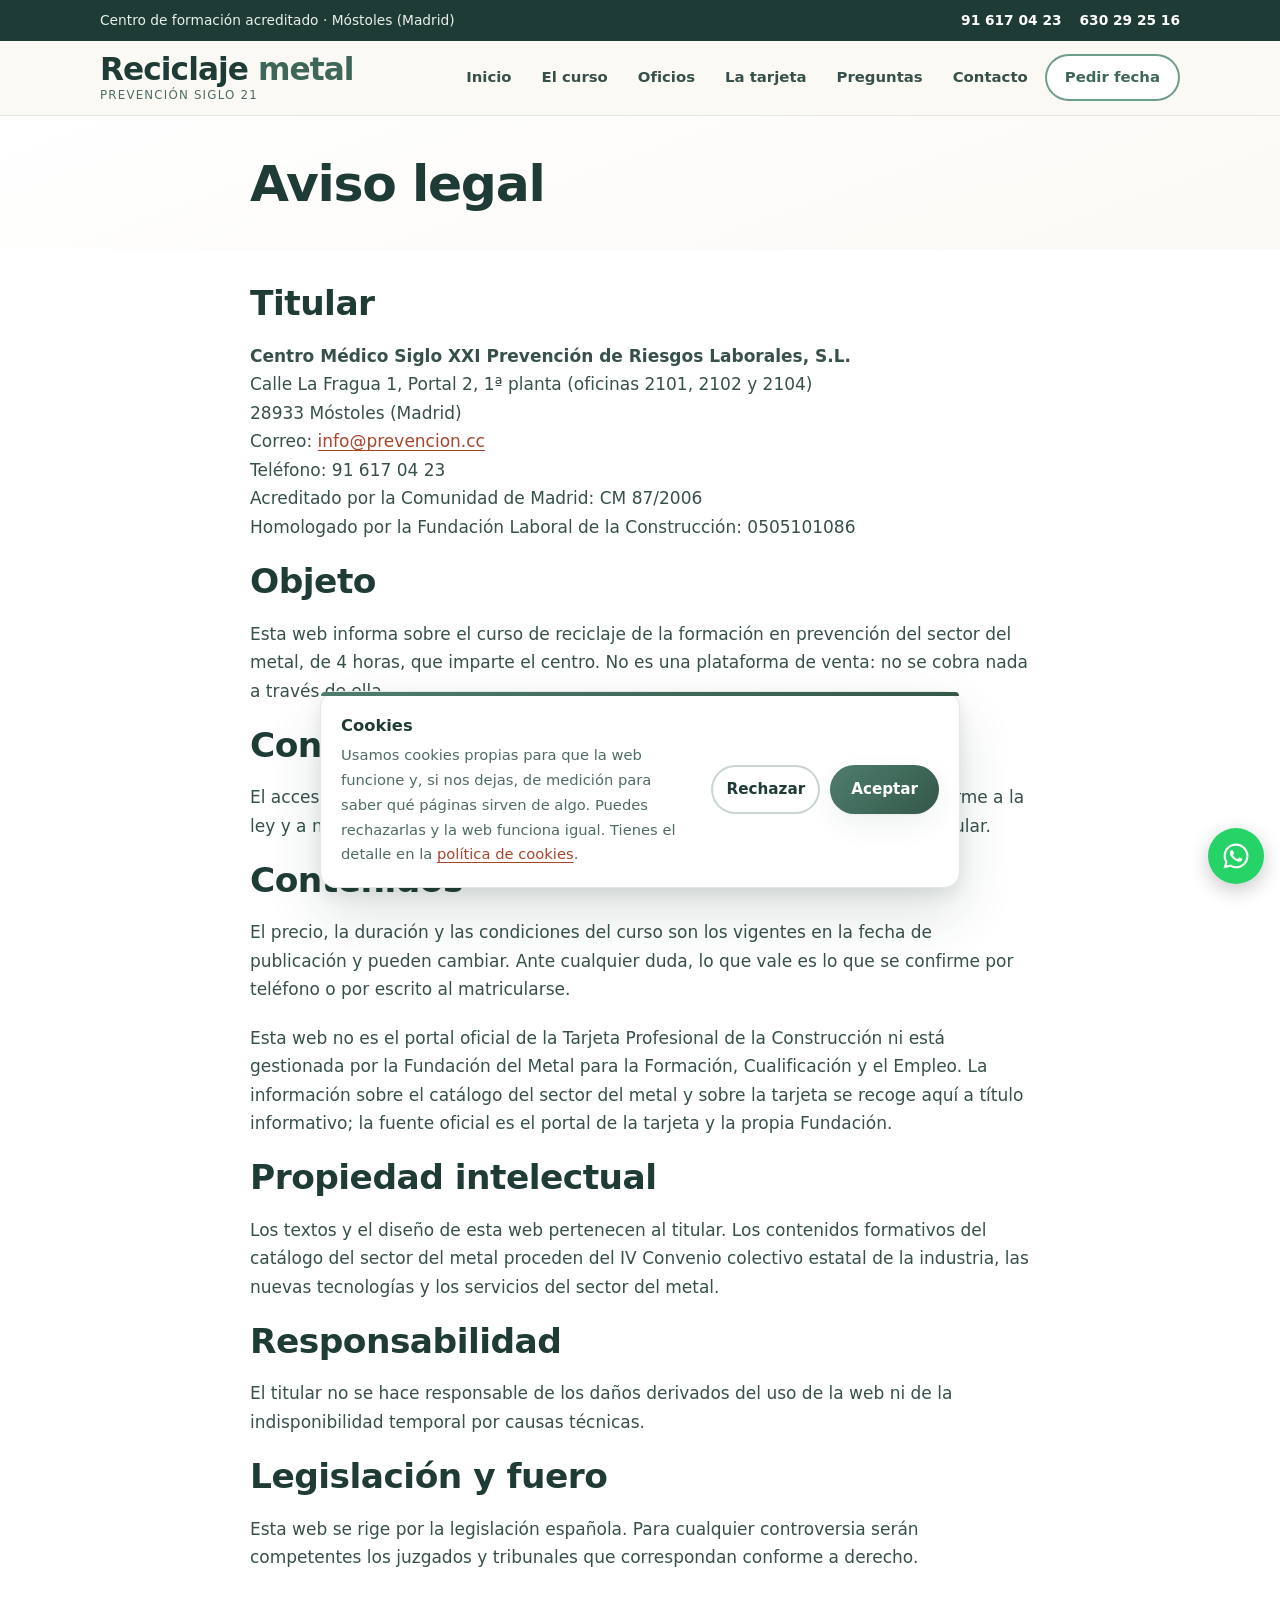
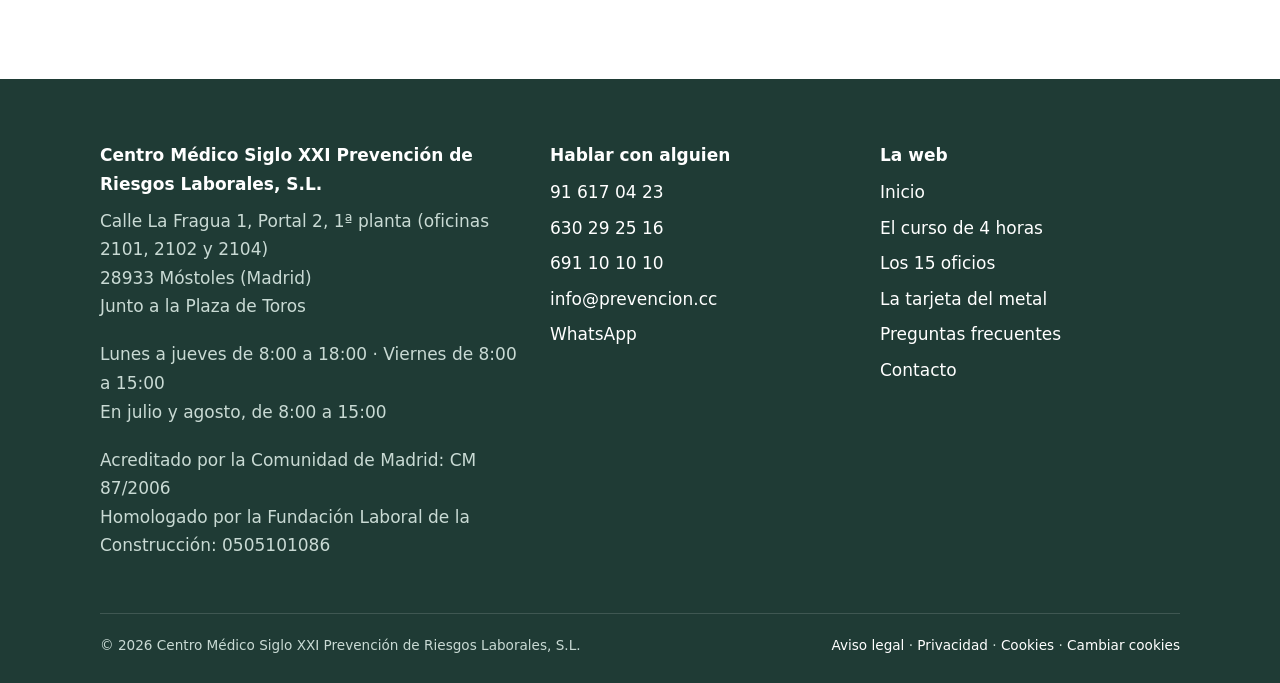
<file: aviso-legal/index.html>
<!doctype html>
<html lang="es-ES" data-gtm="GTM-56SQ9M6R">
<head>
<meta charset="utf-8">
<meta name="viewport" content="width=device-width, initial-scale=1">
<title>Aviso legal | reciclajemetal.es</title>
<meta name="description" content="Titular de reciclajemetal.es, objeto de la web, condiciones de uso, propiedad intelectual, responsabilidad y legislación aplicable al curso de reciclaje del metal.">
<link rel="canonical" href="https://reciclajemetal.es/aviso-legal/">
<meta name="robots" content="index, follow, max-snippet:-1, max-image-preview:large">
<meta name="theme-color" content="#1F3B35">
<meta property="og:type" content="website">
<meta property="og:site_name" content="Reciclaje del metal de 4 horas · Prevención Siglo 21">
<meta property="og:locale" content="es_ES">
<meta property="og:title" content="Aviso legal | reciclajemetal.es">
<meta property="og:description" content="Titular de reciclajemetal.es, objeto de la web, condiciones de uso, propiedad intelectual, responsabilidad y legislación aplicable al curso de reciclaje del metal.">
<meta property="og:url" content="https://reciclajemetal.es/aviso-legal/">
<meta name="twitter:card" content="summary">
<link rel="icon" href="/favicon.svg" type="image/svg+xml">
<style>:root{--tinta:#1F3B35;--texto:#37504B;--tenue:#4F6B66;--papel:#ffffff;--crema:#FBF9F5;--menta:#E9F2ED;--cielo:#E6EEF2;--arena:#F6EBDD;--salvia:#6E9C8D;--salvia-osc:#3F6759;--salvia-tenue:#CBDED6;--coral:#E07A5F;--coral-osc:#A8452C;--coral-tenue:#FBE7E0;--borde:#E2E7E2;--borde-fuerte:#CBD6D1;--deg-salvia:linear-gradient(135deg,#4E7D6D 0%,#40695A 55%,#345748 100%);--deg-coral:linear-gradient(135deg,#B85433 0%,#A8452C 60%,#963C24 100%);--deg-papel:linear-gradient(160deg,#FFFFFF 0%,#FBF9F5 100%);--deg-hero:radial-gradient(1200px 620px at 12% -8%,#E9F2ED 0%,rgba(233,242,237,0) 62%),radial-gradient(1000px 560px at 92% 6%,#F6EBDD 0%,rgba(246,235,221,0) 60%),radial-gradient(900px 520px at 55% 108%,#E6EEF2 0%,rgba(230,238,242,0) 64%);--sombra:0 1px 2px rgba(31,59,53,.04),0 10px 28px rgba(31,59,53,.07);--sombra-alta:0 6px 16px rgba(31,59,53,.10),0 26px 56px rgba(31,59,53,.14);--brillo:0 0 0 4px rgba(110,156,141,.18);--brillo-coral:0 0 0 4px rgba(224,122,95,.22);--radio:16px;--radio-sm:10px;--ancho:1120px;--fuente:"Segoe UI",system-ui,-apple-system,"Helvetica Neue",Arial,sans-serif}*,*::before,*::after{box-sizing:border-box}html{scroll-behavior:smooth;-webkit-text-size-adjust:100%;overflow-x:hidden;scroll-padding-top:84px}body{margin:0;font-family:var(--fuente);font-size:17px;line-height:1.68;color:var(--texto);background:var(--crema);-webkit-font-smoothing:antialiased}img,svg,iframe{max-width:100%}img{height:auto;display:block}.wrap{width:100%;max-width:var(--ancho);margin:0 auto;padding:0 20px}:focus-visible{outline:3px solid var(--salvia-osc);outline-offset:3px;border-radius:4px}.saltar{position:absolute;left:-9999px;top:0;z-index:100;background:var(--tinta);color:#fff;padding:12px 18px;border-radius:0 0 var(--radio-sm) 0;font-weight:600}.saltar:focus{left:0}h1,h2,h3,h4{color:var(--tinta);line-height:1.2;margin:0 0 .5em;font-weight:700;letter-spacing:-.015em}h1{font-size:clamp(1.95rem,5.2vw,3.15rem);letter-spacing:-.025em}h2{font-size:clamp(1.5rem,3.6vw,2.15rem)}h3{font-size:clamp(1.12rem,2.2vw,1.32rem)}h4{font-size:1.02rem}p{margin:0 0 1.15em}a{color:var(--coral-osc);text-decoration-thickness:1px;text-underline-offset:3px}a:hover{color:var(--tinta)}.entradilla{font-size:clamp(1.05rem,2.1vw,1.22rem);color:var(--tenue);max-width:62ch}.rotulo{display:inline-block;font-size:.76rem;font-weight:800;letter-spacing:.13em;text-transform:uppercase;color:var(--salvia-osc);margin:0 0 .7em}.seccion{padding:clamp(48px,7vw,88px) 0}.seccion--menta{background:var(--menta)}.seccion--crema{background:var(--deg-papel)}.seccion--papel{background:var(--papel)}.cabecera-seccion{max-width:64ch;margin-bottom:clamp(28px,4vw,46px)}.barra{background:var(--tinta);color:#E8F0EC;font-size:.86rem}.barra__in{display:flex;flex-wrap:wrap;gap:6px 22px;align-items:center;justify-content:space-between;padding:9px 20px}.barra a{color:#fff;font-weight:600;text-decoration:none}.barra a:hover{text-decoration:underline}.barra__tels{display:flex;gap:18px;flex-wrap:wrap}.cab{position:sticky;top:0;z-index:50;background:rgba(251,249,245,.92);backdrop-filter:saturate(1.4) blur(10px);border-bottom:1px solid var(--borde)}.cab__in{display:flex;align-items:center;justify-content:space-between;gap:16px;padding:12px 20px}.logo{display:flex;flex-direction:column;text-decoration:none;line-height:1.16}.logo__marca{font-weight:800;font-size:1.16rem;color:var(--tinta);letter-spacing:-.02em}.logo__marca b{color:var(--salvia-osc);font-weight:800}.logo__sub{font-size:.69rem;letter-spacing:.1em;text-transform:uppercase;color:var(--tenue)}.nav ul{display:flex;align-items:center;gap:4px;list-style:none;margin:0;padding:0}.nav a:not(.btn){display:block;padding:9px 13px;border-radius:999px;color:var(--texto);text-decoration:none;font-size:.93rem;font-weight:600;transition:background .18s ease,color .18s ease}.nav a:not(.btn):hover{background:var(--menta);color:var(--tinta)}.nav a:not(.btn).activo{background:var(--salvia-tenue);color:var(--tinta)}.nav .btn{padding:11px 20px;font-size:.93rem}.menu-check,.menu-boton{display:none}.btn{position:relative;z-index:0;overflow:hidden;display:inline-flex;align-items:center;justify-content:center;gap:9px;padding:14px 26px;border:0;border-radius:999px;font:inherit;font-weight:700;font-size:1rem;text-decoration:none;cursor:pointer;transition:transform .22s cubic-bezier(.2,.7,.3,1),box-shadow .22s ease,filter .22s ease}.btn--cta{background:var(--deg-coral);color:#fff;box-shadow:var(--sombra)}.btn--cta:hover{color:#fff;transform:translateY(-2px) scale(1.035);box-shadow:var(--sombra-alta),var(--brillo-coral);filter:saturate(1.06)}.btn--salvia{background:var(--deg-salvia);color:#fff;box-shadow:var(--sombra)}.btn--salvia:hover{color:#fff;transform:translateY(-2px) scale(1.035);box-shadow:var(--sombra-alta),var(--brillo)}.btn--linea{background:var(--papel);color:var(--tinta);box-shadow:inset 0 0 0 2px var(--borde-fuerte)}.btn--linea:hover{color:var(--tinta);transform:translateY(-2px) scale(1.035);box-shadow:inset 0 0 0 2px var(--salvia),var(--brillo)}.btn:active{transform:translateY(0) scale(.99)}.btn::after{content:"";position:absolute;z-index:-1;top:-60%;bottom:-60%;left:-55%;width:38%;background:linear-gradient(100deg,transparent 0%,rgba(255,255,255,.10) 26%,rgba(255,255,255,.55) 50%,rgba(255,255,255,.10) 74%,transparent 100%);transform:translateX(0) skewX(-18deg);animation:destello 4.2s cubic-bezier(.5,0,.5,1) infinite}.btn--linea::after{background:linear-gradient(100deg,transparent,rgba(110,156,141,.18) 50%,transparent)}.btn:hover::after{animation-duration:1.2s}@keyframes destello{0%{transform:translateX(0) skewX(-18deg)}55%,100%{transform:translateX(455%) skewX(-18deg)}}.botonera{display:flex;flex-wrap:wrap;gap:12px;margin-top:26px}.hero{position:relative;overflow:hidden;background:var(--crema)}.hero::before{content:"";position:absolute;inset:0;background:var(--deg-hero);pointer-events:none}.hero__in{position:relative;padding:clamp(46px,8vw,96px) 20px clamp(40px,6vw,78px)}.hero__grid{display:grid;gap:clamp(30px,5vw,56px);align-items:center}.sello{display:inline-flex;align-items:center;gap:9px;background:var(--papel);border:1px solid var(--salvia-tenue);color:var(--salvia-osc);font-weight:700;font-size:.82rem;padding:7px 15px;border-radius:999px;box-shadow:var(--sombra)}.sello__punto{width:8px;height:8px;border-radius:50%;background:var(--salvia);box-shadow:0 0 0 4px rgba(110,156,141,.20)}.hero h1{margin:.55em 0 .3em}.hero h1 em{font-style:normal;color:var(--salvia-osc)}.ficha{background:var(--papel);border-radius:var(--radio);box-shadow:var(--sombra);padding:26px;border:1px solid var(--borde);position:relative;overflow:hidden}.ficha::before{content:"";position:absolute;inset:0 0 auto 0;height:5px;background:var(--deg-salvia)}.ficha__precio{display:flex;align-items:baseline;gap:10px;margin-bottom:2px}.ficha__euros{font-size:clamp(2.5rem,7vw,3.4rem);font-weight:800;color:var(--tinta);line-height:1}.ficha__iva{font-size:.9rem;color:var(--tenue);font-weight:600}.ficha__lista{list-style:none;margin:18px 0 0;padding:0;display:grid;gap:11px}.ficha__lista li{display:flex;gap:11px;align-items:flex-start;font-size:.96rem}.ficha__lista svg{flex:none;margin-top:3px}.cifras{background:var(--papel);border-top:1px solid var(--borde);border-bottom:1px solid var(--borde)}.cifras__grid{display:grid;grid-template-columns:repeat(4,1fr);gap:4px;padding:32px 0;text-align:center}.cifra__n{display:block;font-weight:800;line-height:1.05;color:var(--tinta);font-size:clamp(1.65rem,3.6vw,2.5rem)}.cifra__t{display:block;font-size:.84rem;color:var(--tenue);margin-top:5px}.rejilla{display:grid;gap:18px}.rejilla--2{grid-template-columns:repeat(2,1fr)}.rejilla--3{grid-template-columns:repeat(3,1fr)}.rejilla--4{grid-template-columns:repeat(4,1fr)}.tarjeta{background:var(--papel);border:1px solid var(--borde);border-radius:var(--radio);padding:24px;box-shadow:var(--sombra);position:relative;overflow:hidden;transition:transform .26s cubic-bezier(.2,.7,.3,1),box-shadow .26s ease,border-color .26s ease}.tarjeta:hover{transform:translateY(-4px) scale(1.012);box-shadow:var(--sombra-alta);border-color:var(--salvia-tenue)}.tarjeta h3{margin-bottom:.35em}.tarjeta p:last-child{margin-bottom:0}.tarjeta__num{display:inline-flex;align-items:center;justify-content:center;width:40px;height:40px;border-radius:12px;margin-bottom:14px;background:var(--deg-salvia);color:#fff;font-weight:800;font-size:1.02rem;box-shadow:var(--sombra)}.tarjeta--acento .tarjeta__num{background:var(--deg-coral)}.icono{display:inline-flex;align-items:center;justify-content:center;width:44px;height:44px;border-radius:13px;margin-bottom:14px;background:var(--menta);color:var(--salvia-osc)}.icono svg{width:22px;height:22px}.aviso{background:var(--arena);border-left:4px solid var(--coral);border-radius:var(--radio-sm);padding:18px 20px;margin:26px 0}.aviso p:last-child{margin-bottom:0}.aviso strong{color:var(--tinta)}.bloque{background:var(--papel);border:1px solid var(--borde);border-radius:var(--radio);overflow:hidden;margin-bottom:14px;transition:box-shadow .24s ease,border-color .24s ease}.bloque:hover{box-shadow:var(--sombra);border-color:var(--salvia-tenue)}.bloque__cab{display:flex;gap:14px;align-items:center;padding:18px 22px;background:var(--deg-papel)}.bloque__n{flex:none;width:34px;height:34px;border-radius:10px;display:grid;place-items:center;background:var(--menta);color:var(--salvia-osc);font-weight:800;font-size:.92rem}.bloque__cab h3{margin:0;font-size:1.06rem}.bloque ul{margin:0;padding:4px 22px 20px 48px;color:var(--texto)}.bloque li{margin:.3em 0}.pregunta{background:var(--papel);border:1px solid var(--borde);border-radius:var(--radio-sm);margin-bottom:10px;overflow:hidden;transition:border-color .2s ease,box-shadow .2s ease}.pregunta:hover{border-color:var(--salvia-tenue);box-shadow:var(--sombra)}.pregunta[open]{border-color:var(--salvia-tenue);box-shadow:var(--sombra)}.pregunta summary{cursor:pointer;list-style:none;padding:16px 52px 16px 20px;font-weight:700;color:var(--tinta);position:relative}.pregunta summary::-webkit-details-marker{display:none}.pregunta summary::after{content:"";position:absolute;right:20px;top:50%;width:10px;height:10px;margin-top:-6px;border-right:2.5px solid var(--salvia-osc);border-bottom:2.5px solid var(--salvia-osc);transform:rotate(45deg);transition:transform .22s ease}.pregunta[open] summary::after{transform:rotate(-135deg);margin-top:-2px}.pregunta__cuerpo{padding:0 20px 18px}.pregunta__cuerpo p:last-child{margin-bottom:0}.tabla-envoltorio{overflow-x:auto;border-radius:var(--radio);border:1px solid var(--borde);background:var(--papel)}table{width:100%;border-collapse:collapse;font-size:.95rem}th,td{padding:13px 16px;text-align:left;border-bottom:1px solid var(--borde)}th{background:var(--menta);color:var(--tinta);font-weight:700;white-space:nowrap}tr:last-child td{border-bottom:0}.form{display:grid;gap:15px}.campo{display:grid;gap:6px}.campo label{font-weight:600;font-size:.93rem;color:var(--tinta)}.campo .obl{color:var(--coral-osc)}.campo input,.campo select,.campo textarea{font:inherit;color:var(--texto);background:var(--papel);border:1.5px solid var(--borde-fuerte);border-radius:var(--radio-sm);padding:12px 14px;width:100%;transition:border-color .18s ease,box-shadow .18s ease}.campo input:hover,.campo select:hover,.campo textarea:hover{border-color:var(--salvia)}.campo input:focus,.campo select:focus,.campo textarea:focus{outline:none;border-color:var(--salvia-osc);box-shadow:var(--brillo)}.campo textarea{min-height:110px;resize:vertical}.campo .pista{font-size:.84rem;color:var(--tenue)}.consentimiento{display:flex;gap:11px;align-items:flex-start;font-size:.9rem;color:var(--tenue)}.consentimiento input{width:19px;height:19px;flex:none;margin-top:2px;accent-color:var(--salvia-osc)}.form__aviso{font-size:.84rem;color:var(--tenue);margin:0}.form-caja{background:var(--papel);border:1px solid var(--borde);border-radius:var(--radio);padding:clamp(22px,3.5vw,34px);box-shadow:var(--sombra)}.resultado{border-radius:var(--radio-sm);padding:15px 18px;font-weight:600;margin-top:4px}.resultado--ok{background:var(--menta);color:var(--salvia-osc);border:1px solid var(--salvia-tenue)}.resultado--mal{background:var(--coral-tenue);color:var(--coral-osc);border:1px solid #F0C4B7}.pie{background:var(--tinta);color:#C9DAD4;padding:clamp(40px,5vw,62px) 0 26px}.pie a{color:#fff;text-decoration:none}.pie a:hover{text-decoration:underline;color:#fff}.pie__grid{display:grid;gap:30px}.pie__titulo{color:#fff;font-weight:700;margin-bottom:.5em}.pie ul{list-style:none;margin:0;padding:0;display:grid;gap:7px}.pie__legal{margin-top:34px;padding-top:20px;border-top:1px solid rgba(255,255,255,.14);font-size:.85rem;display:flex;flex-wrap:wrap;gap:8px 20px;justify-content:space-between}.wasap{position:fixed;right:16px;bottom:16px;z-index:40;width:56px;height:56px;border-radius:50%;display:grid;place-items:center;background:#25D366;color:#fff;box-shadow:0 6px 20px rgba(0,0,0,.22);transition:transform .22s cubic-bezier(.2,.7,.3,1),box-shadow .22s ease}.wasap:hover{transform:scale(1.1);box-shadow:0 10px 28px rgba(0,0,0,.28);color:#fff}.wasap svg{width:30px;height:30px}.js .aparece{opacity:0;transform:translateY(20px)}.js .aparece.visible{opacity:1;transform:none;transition:opacity .55s ease,transform .55s ease}@media (prefers-reduced-motion:reduce){html{scroll-behavior:auto}.js .aparece{opacity:1;transform:none;transition:none}.btn::after{display:none}.btn:hover,.tarjeta:hover,.wasap:hover{transform:none}*{animation-duration:.001ms !important;animation-iteration-count:1 !important}}@media (min-width:720px){.hero__grid{grid-template-columns:1.15fr .85fr}.pie__grid{grid-template-columns:1.4fr 1fr 1fr}}@media (max-width:980px){.rejilla--4{grid-template-columns:repeat(2,1fr)}}@media (max-width:860px){.cab__in{flex-wrap:wrap}.menu-boton{display:grid;place-items:center;width:46px;height:46px;border-radius:12px;cursor:pointer;background:var(--menta)}.menu-boton span,.menu-boton span::before,.menu-boton span::after{content:"";display:block;width:20px;height:2px;border-radius:2px;background:var(--tinta);transition:transform .22s ease,opacity .22s ease}.menu-boton span::before{transform:translateY(-6px)}.menu-boton span::after{transform:translateY(4px)}.menu-check:checked + .menu-boton span{background:transparent}.menu-check:checked + .menu-boton span::before{transform:translateY(0) rotate(45deg)}.menu-check:checked + .menu-boton span::after{transform:translateY(-2px) rotate(-45deg)}.nav{flex-basis:100%;max-height:0;overflow:hidden;transition:max-height .3s ease}.menu-check:checked ~ .nav{max-height:32rem}.nav ul{flex-direction:column;align-items:stretch;gap:2px;padding:8px 0 12px}.nav a{padding:12px 14px;border-radius:var(--radio-sm)}.nav .btn{width:100%;margin-top:8px}}@media (max-width:700px){.rejilla--2,.rejilla--3{grid-template-columns:1fr}.cifras__grid{grid-template-columns:1fr 1fr;gap:22px 4px}.barra__in{justify-content:center;text-align:center}}@media (max-width:420px){.rejilla--4{grid-template-columns:1fr}}@media print{.cab,.barra,.wasap,.botonera,.form-caja,.pie__legal{display:none}body{background:#fff;font-size:12pt}.seccion{padding:12pt 0}a[href^="http"]::after{content:" (" attr(href) ")";font-size:9pt;color:#555}}.cookies{position:fixed;left:12px;right:12px;bottom:12px;z-index:60;background:var(--papel);border:1px solid var(--borde);border-radius:var(--radio);box-shadow:var(--sombra-alta);padding:20px;max-width:640px;margin:0 auto;opacity:0;transform:translateY(16px);transition:opacity .3s ease,transform .3s cubic-bezier(.2,.7,.3,1)}.cookies.visible{opacity:1;transform:none}.cookies::before{content:"";position:absolute;inset:0 0 auto 0;height:4px;border-radius:var(--radio) var(--radio) 0 0;background:var(--deg-salvia)}.cookies__in{display:grid;gap:16px}.cookies__texto strong{display:block;color:var(--tinta);font-size:1.02rem;margin-bottom:4px}.cookies__texto p{margin:0;font-size:.92rem;color:var(--tenue)}.cookies__botones{display:flex;gap:10px}.cookies__botones .btn{flex:1;padding:12px 18px;font-size:.95rem}@media (min-width:620px){.cookies__in{grid-template-columns:1fr auto;align-items:center}.cookies__botones{flex:none}}@media (prefers-reduced-motion:reduce){.cookies{transition:none;opacity:1;transform:none}}.logo__marca{font-size:1.95rem;letter-spacing:-.03em;line-height:1.05}.logo__sub{font-size:.74rem;margin-top:3px}@media (max-width:520px){.logo__marca{font-size:1.5rem}}.nav .btn--cta{background:var(--papel);color:var(--salvia-osc);box-shadow:inset 0 0 0 2px var(--salvia);transition:transform .24s cubic-bezier(.2,.7,.3,1),box-shadow .24s ease,background .24s ease,color .24s ease}.nav .btn--cta:hover{transform:scale(1.2);color:#fff;background:var(--deg-salvia);box-shadow:inset 0 0 0 2px transparent,var(--sombra-alta),var(--brillo)}.nav .btn--cta::after{display:none}.linterna{position:relative;overflow:hidden}.linterna::before{content:"";position:absolute;inset:0;pointer-events:none;opacity:0;transition:opacity .35s ease;background:radial-gradient(220px circle at var(--mx,50%) var(--my,50%),rgba(110,156,141,.30) 0%,rgba(110,156,141,.14) 38%,rgba(110,156,141,0) 70%)}.linterna:hover::before{opacity:1}.cifra__n{background-image:linear-gradient(100deg,var(--tinta) 0%,var(--tinta) 40%,var(--salvia) 50%,var(--tinta) 60%,var(--tinta) 100%);background-size:300% 100%;background-position:100% 0;-webkit-background-clip:text;background-clip:text;transition:background-position .75s ease}.cifras__grid>div:hover .cifra__n{background-position:0 0;-webkit-text-fill-color:transparent;color:transparent}.cifras__grid>div{border-radius:var(--radio);padding:10px 6px}.ficha--luz{transition:box-shadow .3s ease,border-color .3s ease}.ficha--luz:hover{box-shadow:var(--sombra-alta);border-color:var(--salvia-tenue)}.ficha--luz::before{z-index:2}.tarjeta.linterna:hover{border-color:var(--salvia)}.barras{margin:26px 0 6px}.barras__barra{display:flex;height:54px;border-radius:12px;overflow:hidden;box-shadow:var(--sombra);border:1px solid var(--borde)}.barras__parte{display:grid;place-items:center;color:#fff;font-weight:800;font-size:1.02rem;letter-spacing:-.01em}.barras__parte--aula{flex:20;background:linear-gradient(135deg,#35594C 0%,#2B4A3F 100%)}.barras__parte--online{flex:40;background:linear-gradient(135deg,#4E7D6D 0%,#40695A 100%)}.barras__pies{display:flex;margin-top:10px;gap:0}.barras__pie{font-size:.9rem;color:var(--tenue);padding-right:12px}.barras__pie strong{display:block;color:var(--tinta);font-size:.98rem}.barras__pie--aula{flex:20}.barras__pie--online{flex:40}@media (max-width:560px){.barras__parte{font-size:.88rem}.barras__pie{font-size:.82rem}}.temario-2{display:grid;gap:14px;align-items:start}@media (min-width:860px){.temario-2{grid-template-columns:1fr 1fr}}.temario-2 .bloque{margin-bottom:0}.temario-2 .bloque ul{padding:4px 20px 18px 46px;font-size:.95rem}.tels{list-style:none;margin:0;padding:0;display:grid;gap:10px;text-align:center}.tels a{display:block;font-size:1.28rem;font-weight:800;color:var(--salvia-osc);text-decoration:none;letter-spacing:-.01em;padding:8px 10px;border-radius:var(--radio-sm);transition:background .18s ease,transform .18s ease}.tels a:hover{background:var(--menta);color:var(--tinta);transform:scale(1.04)}.direccion{color:var(--texto);text-decoration:none;display:inline-block}.direccion:hover{color:var(--salvia-osc);text-decoration:underline}@media (prefers-reduced-motion:reduce){.linterna::before{display:none}.cifra__n{background-image:none;transition:none}.cifras__grid>div:hover .cifra__n{color:var(--tinta);-webkit-text-fill-color:currentColor}.nav .btn--cta:hover,.tels a:hover{transform:none}}main>.seccion:first-child{padding-top:clamp(22px,3vw,40px);padding-bottom:clamp(10px,1.4vw,18px)}main>.seccion:first-child .cabecera-seccion{margin-bottom:0}main>.seccion:first-child + .seccion{padding-top:clamp(20px,2.6vw,40px)}main>.seccion:first-child .entradilla:last-child{margin-bottom:0}main>.seccion:first-child h1{margin-bottom:.35em}@media (max-width:700px){main>.seccion:first-child{padding-top:18px;padding-bottom:8px}main>.seccion:first-child + .seccion{padding-top:18px}.seccion{padding:34px 0}.cabecera-seccion{margin-bottom:20px}main>.seccion:first-child .botonera{margin-top:18px}}</style>
<link rel="stylesheet" href="/botones-movil.css?v=20261106f"><script src="/botones-movil.js?v=20261106f" defer></script>
</head>
<body>
<a class="saltar" href="#principal">Saltar al contenido</a>

<div class="barra">
  <div class="wrap barra__in">
    <span>Centro de formación acreditado · Móstoles (Madrid)</span>
    <span class="barra__tels"><a href="tel:+34916170423">91 617 04 23</a> <a href="tel:+34630292516">630 29 25 16</a></span>
  </div>
</div>

<header class="cab">
  <div class="wrap cab__in">
    <a class="logo" href="/">
      <span class="logo__marca">Reciclaje <b>metal</b></span>
      <span class="logo__sub">Prevención Siglo 21</span>
    </a>
    <input type="checkbox" id="abrir-menu" class="menu-check" hidden>
    <label for="abrir-menu" class="menu-boton" aria-label="Abrir el menú"><span></span></label>
    <nav class="nav" aria-label="Principal">
      <ul>
        <li><a href="/">Inicio</a></li>
        <li><a href="/curso-reciclaje-metal-4-horas/">El curso</a></li>
        <li><a href="/oficios/">Oficios</a></li>
        <li><a href="/tarjeta-profesional-metal/">La tarjeta</a></li>
        <li><a href="/preguntas-frecuentes/">Preguntas</a></li>
        <li><a href="/contacto/">Contacto</a></li>
        <li><a class="btn btn--cta" href="/contacto/">Pedir fecha</a></li>
      </ul>
    </nav>
  </div>
</header>

<main id="principal">

<section class="seccion seccion--crema">
  <div class="wrap" style="max-width:820px">
    <h1>Aviso legal</h1>
  </div>
</section>
<section class="seccion seccion--papel">
  <div class="wrap" style="max-width:820px">
<h2>Titular</h2>
<p><strong>Centro Médico Siglo XXI Prevención de Riesgos Laborales, S.L.</strong><br>Calle La Fragua 1, Portal 2, 1ª planta (oficinas 2101, 2102 y 2104)<br>28933 Móstoles (Madrid)<br>
Correo: <a href="mailto:info@prevencion.cc">info@prevencion.cc</a><br>
Teléfono: 91 617 04 23<br>
Acreditado por la Comunidad de Madrid: CM 87/2006<br>
Homologado por la Fundación Laboral de la Construcción: 0505101086</p>

<h2>Objeto</h2>
<p>Esta web informa sobre el curso de reciclaje de la formación en prevención
del sector del metal, de 4 horas, que imparte el centro. No es una plataforma
de venta: no se cobra nada a través de ella.</p>

<h2>Condiciones de uso</h2>
<p>El acceso a la web es libre y gratuito. Quien la usa se compromete a
hacerlo conforme a la ley y a no realizar actividades que puedan dañar o
sobrecargar los sistemas del titular.</p>

<h2>Contenidos</h2>
<p>El precio, la duración y las condiciones del curso son los vigentes en la
fecha de publicación y pueden cambiar. Ante cualquier duda, lo que vale es lo
que se confirme por teléfono o por escrito al matricularse.</p>

<p>Esta web no es el portal oficial de la Tarjeta Profesional de la
Construcción ni está gestionada por la Fundación del Metal para la Formación,
Cualificación y el Empleo. La información sobre el catálogo del sector del
metal y sobre la tarjeta se recoge aquí a título informativo; la fuente
oficial es el portal de la tarjeta y la propia Fundación.</p>

<h2>Propiedad intelectual</h2>
<p>Los textos y el diseño de esta web pertenecen al titular. Los contenidos
formativos del catálogo del sector del metal proceden del IV Convenio
colectivo estatal de la industria, las nuevas tecnologías y los servicios del
sector del metal.</p>

<h2>Responsabilidad</h2>
<p>El titular no se hace responsable de los daños derivados del uso de la web
ni de la indisponibilidad temporal por causas técnicas.</p>

<h2>Legislación y fuero</h2>
<p>Esta web se rige por la legislación española. Para cualquier controversia
serán competentes los juzgados y tribunales que correspondan conforme a
derecho.</p></div>
</section>
</main>

<footer class="pie">
  <div class="wrap">
    <div class="pie__grid">
      <div>
        <p class="pie__titulo">Centro Médico Siglo XXI Prevención de Riesgos Laborales, S.L.</p>
        <p>Calle La Fragua 1, Portal 2, 1ª planta (oficinas 2101, 2102 y 2104)<br>28933 Móstoles (Madrid)<br>Junto a la Plaza de Toros</p>
        <p>Lunes a jueves de 8:00 a 18:00 · Viernes de 8:00 a 15:00<br>En julio y agosto, de 8:00 a 15:00</p>
        <p>Acreditado por la Comunidad de Madrid: CM 87/2006<br>
        Homologado por la Fundación Laboral de la Construcción: 0505101086</p>
      </div>
      <div>
        <p class="pie__titulo">Hablar con alguien</p>
        <ul>
          <li><a href="tel:+34916170423">91 617 04 23</a></li>
          <li><a href="tel:+34630292516">630 29 25 16</a></li>
          <li><a href="tel:+34691101010">691 10 10 10</a></li>
          <li><a href="mailto:info@prevencion.cc">info@prevencion.cc</a></li>
          <li><a href="https://wa.me/34630292516?text=Hola,%20quiero%20informaci%C3%B3n%20sobre%20el%20reciclaje%20del%20metal%20de%204%20horas" rel="noopener">WhatsApp</a></li>
        </ul>
      </div>
      <div>
        <p class="pie__titulo">La web</p>
        <ul>
          <li><a href="/">Inicio</a></li>
          <li><a href="/curso-reciclaje-metal-4-horas/">El curso de 4 horas</a></li>
          <li><a href="/oficios/">Los 15 oficios</a></li>
          <li><a href="/tarjeta-profesional-metal/">La tarjeta del metal</a></li>
          <li><a href="/preguntas-frecuentes/">Preguntas frecuentes</a></li>
          <li><a href="/contacto/">Contacto</a></li>
        </ul>
      </div>
    </div>
    <div class="pie__legal">
      <span>© <span id="anyo">2026</span> Centro Médico Siglo XXI Prevención de Riesgos Laborales, S.L.</span>
      <span>
        <a href="/aviso-legal/">Aviso legal</a> ·
        <a href="/politica-de-privacidad/">Privacidad</a> ·
        <a href="/politica-de-cookies/">Cookies</a> ·
        <a href="#" data-abrir-cookies>Cambiar cookies</a>
      </span>
    </div>
  </div>
</footer>

<a class="wasap" href="https://wa.me/34630292516?text=Hola,%20quiero%20informaci%C3%B3n%20sobre%20el%20reciclaje%20del%20metal%20de%204%20horas" rel="noopener"
   aria-label="Escribir por WhatsApp">
  <svg viewBox="0 0 24 24" fill="currentColor" aria-hidden="true"><path d="M12.04 2A9.9 9.9 0 0 0 2.1 11.9c0 1.75.46 3.45 1.34 4.95L2 22l5.3-1.39a9.9 9.9 0 0 0 4.74 1.21h.01a9.9 9.9 0 0 0 9.9-9.9A9.9 9.9 0 0 0 12.04 2zm0 18.15h-.01a8.2 8.2 0 0 1-4.19-1.15l-.3-.18-3.11.82.83-3.03-.2-.31a8.22 8.22 0 1 1 6.98 3.85zm4.5-6.16c-.25-.12-1.46-.72-1.68-.8-.23-.09-.39-.13-.56.12s-.64.8-.78.97c-.15.16-.29.18-.53.06-.25-.12-1.04-.38-1.98-1.22-.73-.65-1.23-1.46-1.37-1.71-.14-.24-.02-.38.11-.5.11-.11.25-.29.37-.44.13-.15.17-.25.25-.41.09-.17.04-.31-.02-.43-.06-.12-.56-1.34-.76-1.84-.2-.48-.4-.42-.56-.43h-.48c-.16 0-.43.06-.65.31-.22.25-.85.83-.85 2.03s.87 2.35.99 2.51c.12.17 1.71 2.61 4.15 3.66.58.25 1.03.4 1.39.51.58.19 1.11.16 1.53.1.47-.07 1.46-.6 1.66-1.18.21-.58.21-1.07.14-1.18-.06-.1-.22-.16-.47-.28z"/></svg>
</a>

<script src="/web.js" defer></script>
<script src="/respaldo-formularios.js" defer></script>
</body>
</html>
</file>
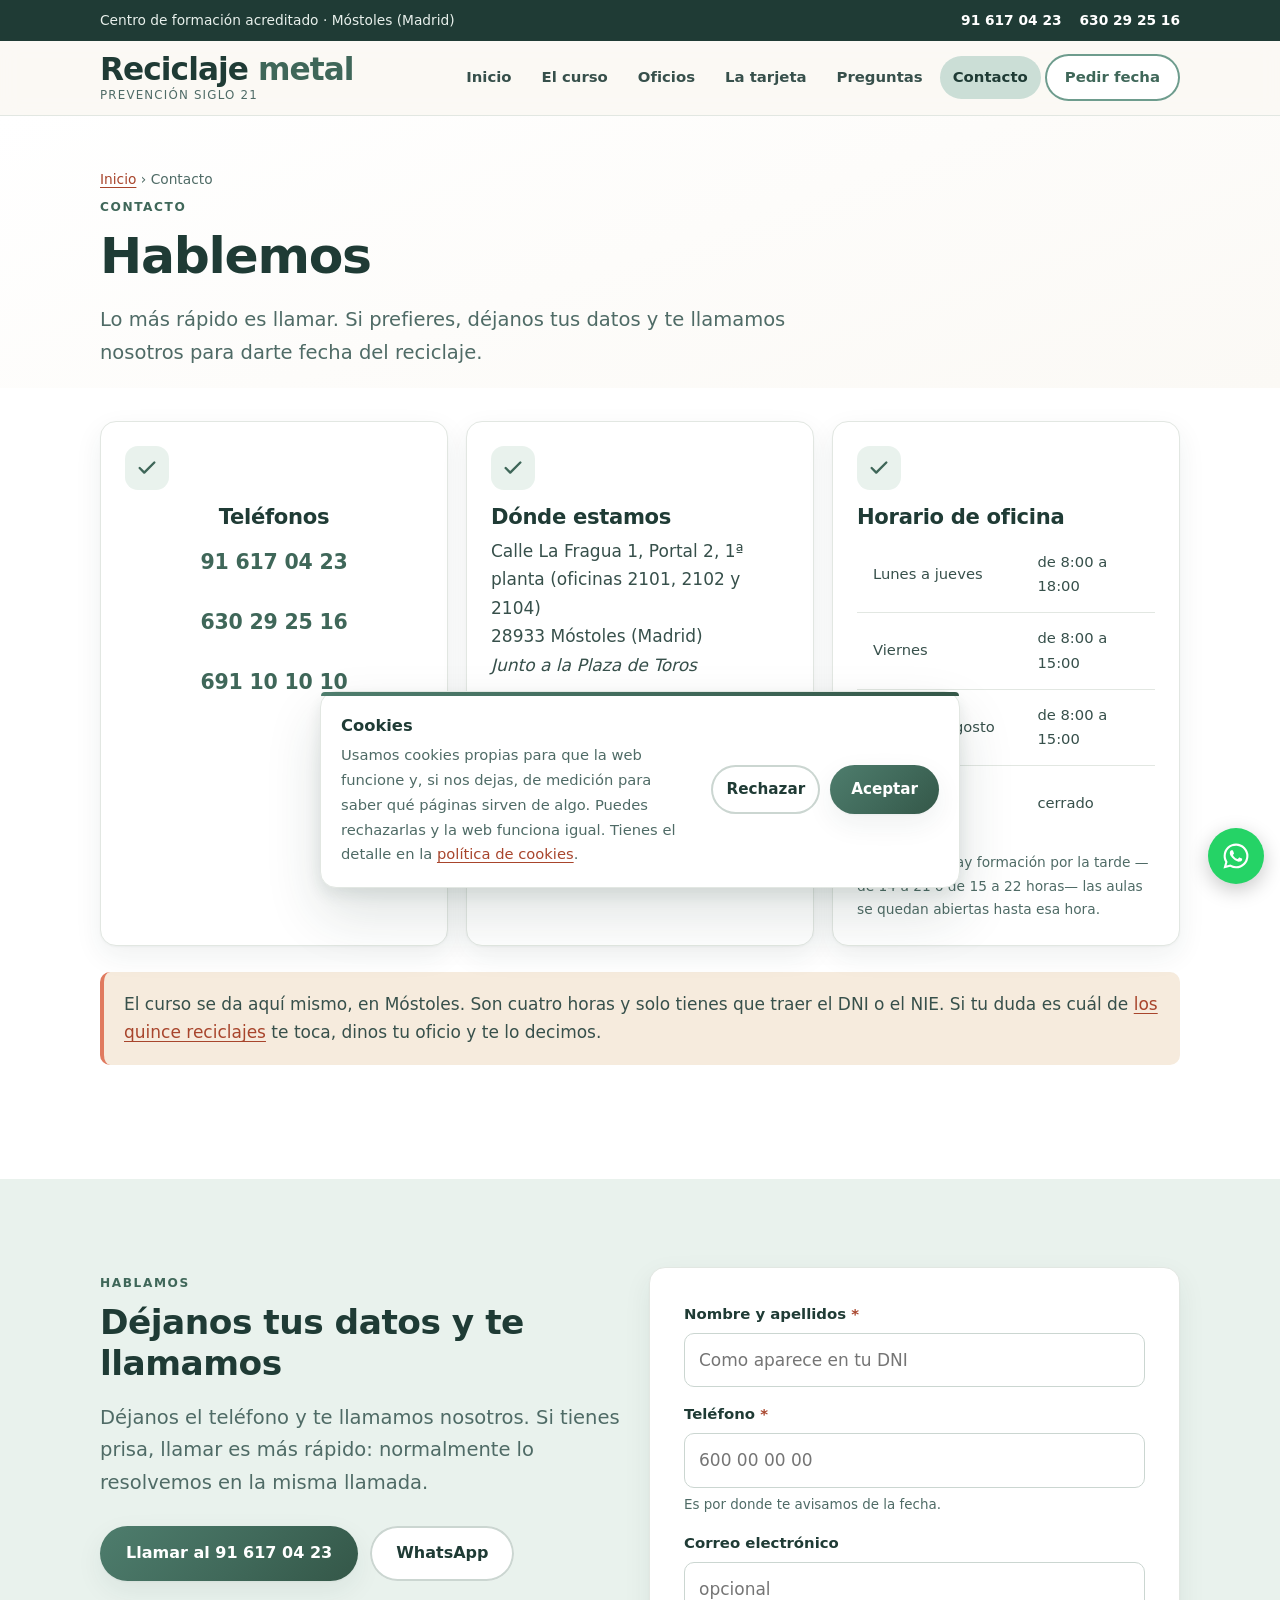
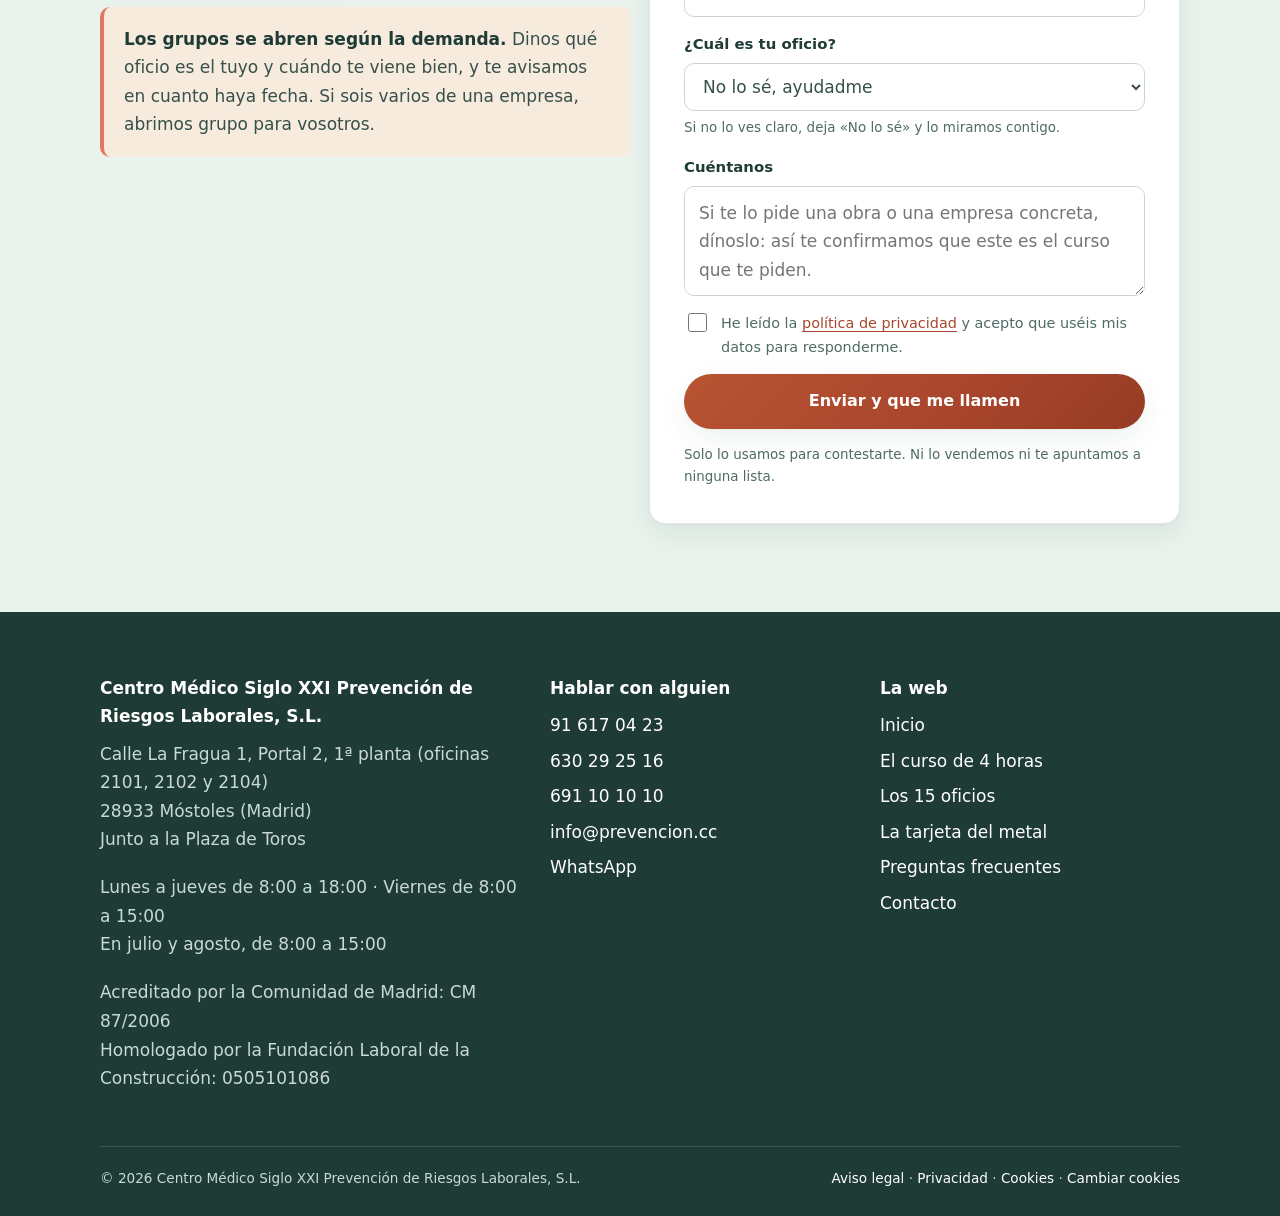
<file: contacto/index.html>
<!doctype html>
<html lang="es-ES" data-gtm="GTM-56SQ9M6R">
<head>
<meta charset="utf-8">
<meta name="viewport" content="width=device-width, initial-scale=1">
<title>Contacto | Reciclaje del metal de 4 horas en Móstoles</title>
<meta name="description" content="Teléfonos, dirección y horario del centro en Móstoles (Madrid). Déjanos tus datos y te llamamos para darte fecha del reciclaje del metal.">
<link rel="canonical" href="https://reciclajemetal.es/contacto/">
<meta name="robots" content="index, follow, max-snippet:-1, max-image-preview:large">
<meta name="theme-color" content="#1F3B35">
<meta property="og:type" content="website">
<meta property="og:site_name" content="Reciclaje del metal de 4 horas · Prevención Siglo 21">
<meta property="og:locale" content="es_ES">
<meta property="og:title" content="Contacto | Reciclaje del metal de 4 horas en Móstoles">
<meta property="og:description" content="Teléfonos, dirección y horario del centro en Móstoles (Madrid). Déjanos tus datos y te llamamos para darte fecha del reciclaje del metal.">
<meta property="og:url" content="https://reciclajemetal.es/contacto/">
<meta name="twitter:card" content="summary">
<link rel="icon" href="/favicon.svg" type="image/svg+xml">
<style>:root{--tinta:#1F3B35;--texto:#37504B;--tenue:#4F6B66;--papel:#ffffff;--crema:#FBF9F5;--menta:#E9F2ED;--cielo:#E6EEF2;--arena:#F6EBDD;--salvia:#6E9C8D;--salvia-osc:#3F6759;--salvia-tenue:#CBDED6;--coral:#E07A5F;--coral-osc:#A8452C;--coral-tenue:#FBE7E0;--borde:#E2E7E2;--borde-fuerte:#CBD6D1;--deg-salvia:linear-gradient(135deg,#4E7D6D 0%,#40695A 55%,#345748 100%);--deg-coral:linear-gradient(135deg,#B85433 0%,#A8452C 60%,#963C24 100%);--deg-papel:linear-gradient(160deg,#FFFFFF 0%,#FBF9F5 100%);--deg-hero:radial-gradient(1200px 620px at 12% -8%,#E9F2ED 0%,rgba(233,242,237,0) 62%),radial-gradient(1000px 560px at 92% 6%,#F6EBDD 0%,rgba(246,235,221,0) 60%),radial-gradient(900px 520px at 55% 108%,#E6EEF2 0%,rgba(230,238,242,0) 64%);--sombra:0 1px 2px rgba(31,59,53,.04),0 10px 28px rgba(31,59,53,.07);--sombra-alta:0 6px 16px rgba(31,59,53,.10),0 26px 56px rgba(31,59,53,.14);--brillo:0 0 0 4px rgba(110,156,141,.18);--brillo-coral:0 0 0 4px rgba(224,122,95,.22);--radio:16px;--radio-sm:10px;--ancho:1120px;--fuente:"Segoe UI",system-ui,-apple-system,"Helvetica Neue",Arial,sans-serif}*,*::before,*::after{box-sizing:border-box}html{scroll-behavior:smooth;-webkit-text-size-adjust:100%;overflow-x:hidden;scroll-padding-top:84px}body{margin:0;font-family:var(--fuente);font-size:17px;line-height:1.68;color:var(--texto);background:var(--crema);-webkit-font-smoothing:antialiased}img,svg,iframe{max-width:100%}img{height:auto;display:block}.wrap{width:100%;max-width:var(--ancho);margin:0 auto;padding:0 20px}:focus-visible{outline:3px solid var(--salvia-osc);outline-offset:3px;border-radius:4px}.saltar{position:absolute;left:-9999px;top:0;z-index:100;background:var(--tinta);color:#fff;padding:12px 18px;border-radius:0 0 var(--radio-sm) 0;font-weight:600}.saltar:focus{left:0}h1,h2,h3,h4{color:var(--tinta);line-height:1.2;margin:0 0 .5em;font-weight:700;letter-spacing:-.015em}h1{font-size:clamp(1.95rem,5.2vw,3.15rem);letter-spacing:-.025em}h2{font-size:clamp(1.5rem,3.6vw,2.15rem)}h3{font-size:clamp(1.12rem,2.2vw,1.32rem)}h4{font-size:1.02rem}p{margin:0 0 1.15em}a{color:var(--coral-osc);text-decoration-thickness:1px;text-underline-offset:3px}a:hover{color:var(--tinta)}.entradilla{font-size:clamp(1.05rem,2.1vw,1.22rem);color:var(--tenue);max-width:62ch}.rotulo{display:inline-block;font-size:.76rem;font-weight:800;letter-spacing:.13em;text-transform:uppercase;color:var(--salvia-osc);margin:0 0 .7em}.seccion{padding:clamp(48px,7vw,88px) 0}.seccion--menta{background:var(--menta)}.seccion--crema{background:var(--deg-papel)}.seccion--papel{background:var(--papel)}.cabecera-seccion{max-width:64ch;margin-bottom:clamp(28px,4vw,46px)}.barra{background:var(--tinta);color:#E8F0EC;font-size:.86rem}.barra__in{display:flex;flex-wrap:wrap;gap:6px 22px;align-items:center;justify-content:space-between;padding:9px 20px}.barra a{color:#fff;font-weight:600;text-decoration:none}.barra a:hover{text-decoration:underline}.barra__tels{display:flex;gap:18px;flex-wrap:wrap}.cab{position:sticky;top:0;z-index:50;background:rgba(251,249,245,.92);backdrop-filter:saturate(1.4) blur(10px);border-bottom:1px solid var(--borde)}.cab__in{display:flex;align-items:center;justify-content:space-between;gap:16px;padding:12px 20px}.logo{display:flex;flex-direction:column;text-decoration:none;line-height:1.16}.logo__marca{font-weight:800;font-size:1.16rem;color:var(--tinta);letter-spacing:-.02em}.logo__marca b{color:var(--salvia-osc);font-weight:800}.logo__sub{font-size:.69rem;letter-spacing:.1em;text-transform:uppercase;color:var(--tenue)}.nav ul{display:flex;align-items:center;gap:4px;list-style:none;margin:0;padding:0}.nav a:not(.btn){display:block;padding:9px 13px;border-radius:999px;color:var(--texto);text-decoration:none;font-size:.93rem;font-weight:600;transition:background .18s ease,color .18s ease}.nav a:not(.btn):hover{background:var(--menta);color:var(--tinta)}.nav a:not(.btn).activo{background:var(--salvia-tenue);color:var(--tinta)}.nav .btn{padding:11px 20px;font-size:.93rem}.menu-check,.menu-boton{display:none}.btn{position:relative;z-index:0;overflow:hidden;display:inline-flex;align-items:center;justify-content:center;gap:9px;padding:14px 26px;border:0;border-radius:999px;font:inherit;font-weight:700;font-size:1rem;text-decoration:none;cursor:pointer;transition:transform .22s cubic-bezier(.2,.7,.3,1),box-shadow .22s ease,filter .22s ease}.btn--cta{background:var(--deg-coral);color:#fff;box-shadow:var(--sombra)}.btn--cta:hover{color:#fff;transform:translateY(-2px) scale(1.035);box-shadow:var(--sombra-alta),var(--brillo-coral);filter:saturate(1.06)}.btn--salvia{background:var(--deg-salvia);color:#fff;box-shadow:var(--sombra)}.btn--salvia:hover{color:#fff;transform:translateY(-2px) scale(1.035);box-shadow:var(--sombra-alta),var(--brillo)}.btn--linea{background:var(--papel);color:var(--tinta);box-shadow:inset 0 0 0 2px var(--borde-fuerte)}.btn--linea:hover{color:var(--tinta);transform:translateY(-2px) scale(1.035);box-shadow:inset 0 0 0 2px var(--salvia),var(--brillo)}.btn:active{transform:translateY(0) scale(.99)}.btn::after{content:"";position:absolute;z-index:-1;top:-60%;bottom:-60%;left:-55%;width:38%;background:linear-gradient(100deg,transparent 0%,rgba(255,255,255,.10) 26%,rgba(255,255,255,.55) 50%,rgba(255,255,255,.10) 74%,transparent 100%);transform:translateX(0) skewX(-18deg);animation:destello 4.2s cubic-bezier(.5,0,.5,1) infinite}.btn--linea::after{background:linear-gradient(100deg,transparent,rgba(110,156,141,.18) 50%,transparent)}.btn:hover::after{animation-duration:1.2s}@keyframes destello{0%{transform:translateX(0) skewX(-18deg)}55%,100%{transform:translateX(455%) skewX(-18deg)}}.botonera{display:flex;flex-wrap:wrap;gap:12px;margin-top:26px}.hero{position:relative;overflow:hidden;background:var(--crema)}.hero::before{content:"";position:absolute;inset:0;background:var(--deg-hero);pointer-events:none}.hero__in{position:relative;padding:clamp(46px,8vw,96px) 20px clamp(40px,6vw,78px)}.hero__grid{display:grid;gap:clamp(30px,5vw,56px);align-items:center}.sello{display:inline-flex;align-items:center;gap:9px;background:var(--papel);border:1px solid var(--salvia-tenue);color:var(--salvia-osc);font-weight:700;font-size:.82rem;padding:7px 15px;border-radius:999px;box-shadow:var(--sombra)}.sello__punto{width:8px;height:8px;border-radius:50%;background:var(--salvia);box-shadow:0 0 0 4px rgba(110,156,141,.20)}.hero h1{margin:.55em 0 .3em}.hero h1 em{font-style:normal;color:var(--salvia-osc)}.ficha{background:var(--papel);border-radius:var(--radio);box-shadow:var(--sombra);padding:26px;border:1px solid var(--borde);position:relative;overflow:hidden}.ficha::before{content:"";position:absolute;inset:0 0 auto 0;height:5px;background:var(--deg-salvia)}.ficha__precio{display:flex;align-items:baseline;gap:10px;margin-bottom:2px}.ficha__euros{font-size:clamp(2.5rem,7vw,3.4rem);font-weight:800;color:var(--tinta);line-height:1}.ficha__iva{font-size:.9rem;color:var(--tenue);font-weight:600}.ficha__lista{list-style:none;margin:18px 0 0;padding:0;display:grid;gap:11px}.ficha__lista li{display:flex;gap:11px;align-items:flex-start;font-size:.96rem}.ficha__lista svg{flex:none;margin-top:3px}.cifras{background:var(--papel);border-top:1px solid var(--borde);border-bottom:1px solid var(--borde)}.cifras__grid{display:grid;grid-template-columns:repeat(4,1fr);gap:4px;padding:32px 0;text-align:center}.cifra__n{display:block;font-weight:800;line-height:1.05;color:var(--tinta);font-size:clamp(1.65rem,3.6vw,2.5rem)}.cifra__t{display:block;font-size:.84rem;color:var(--tenue);margin-top:5px}.rejilla{display:grid;gap:18px}.rejilla--2{grid-template-columns:repeat(2,1fr)}.rejilla--3{grid-template-columns:repeat(3,1fr)}.rejilla--4{grid-template-columns:repeat(4,1fr)}.tarjeta{background:var(--papel);border:1px solid var(--borde);border-radius:var(--radio);padding:24px;box-shadow:var(--sombra);position:relative;overflow:hidden;transition:transform .26s cubic-bezier(.2,.7,.3,1),box-shadow .26s ease,border-color .26s ease}.tarjeta:hover{transform:translateY(-4px) scale(1.012);box-shadow:var(--sombra-alta);border-color:var(--salvia-tenue)}.tarjeta h3{margin-bottom:.35em}.tarjeta p:last-child{margin-bottom:0}.tarjeta__num{display:inline-flex;align-items:center;justify-content:center;width:40px;height:40px;border-radius:12px;margin-bottom:14px;background:var(--deg-salvia);color:#fff;font-weight:800;font-size:1.02rem;box-shadow:var(--sombra)}.tarjeta--acento .tarjeta__num{background:var(--deg-coral)}.icono{display:inline-flex;align-items:center;justify-content:center;width:44px;height:44px;border-radius:13px;margin-bottom:14px;background:var(--menta);color:var(--salvia-osc)}.icono svg{width:22px;height:22px}.aviso{background:var(--arena);border-left:4px solid var(--coral);border-radius:var(--radio-sm);padding:18px 20px;margin:26px 0}.aviso p:last-child{margin-bottom:0}.aviso strong{color:var(--tinta)}.bloque{background:var(--papel);border:1px solid var(--borde);border-radius:var(--radio);overflow:hidden;margin-bottom:14px;transition:box-shadow .24s ease,border-color .24s ease}.bloque:hover{box-shadow:var(--sombra);border-color:var(--salvia-tenue)}.bloque__cab{display:flex;gap:14px;align-items:center;padding:18px 22px;background:var(--deg-papel)}.bloque__n{flex:none;width:34px;height:34px;border-radius:10px;display:grid;place-items:center;background:var(--menta);color:var(--salvia-osc);font-weight:800;font-size:.92rem}.bloque__cab h3{margin:0;font-size:1.06rem}.bloque ul{margin:0;padding:4px 22px 20px 48px;color:var(--texto)}.bloque li{margin:.3em 0}.pregunta{background:var(--papel);border:1px solid var(--borde);border-radius:var(--radio-sm);margin-bottom:10px;overflow:hidden;transition:border-color .2s ease,box-shadow .2s ease}.pregunta:hover{border-color:var(--salvia-tenue);box-shadow:var(--sombra)}.pregunta[open]{border-color:var(--salvia-tenue);box-shadow:var(--sombra)}.pregunta summary{cursor:pointer;list-style:none;padding:16px 52px 16px 20px;font-weight:700;color:var(--tinta);position:relative}.pregunta summary::-webkit-details-marker{display:none}.pregunta summary::after{content:"";position:absolute;right:20px;top:50%;width:10px;height:10px;margin-top:-6px;border-right:2.5px solid var(--salvia-osc);border-bottom:2.5px solid var(--salvia-osc);transform:rotate(45deg);transition:transform .22s ease}.pregunta[open] summary::after{transform:rotate(-135deg);margin-top:-2px}.pregunta__cuerpo{padding:0 20px 18px}.pregunta__cuerpo p:last-child{margin-bottom:0}.tabla-envoltorio{overflow-x:auto;border-radius:var(--radio);border:1px solid var(--borde);background:var(--papel)}table{width:100%;border-collapse:collapse;font-size:.95rem}th,td{padding:13px 16px;text-align:left;border-bottom:1px solid var(--borde)}th{background:var(--menta);color:var(--tinta);font-weight:700;white-space:nowrap}tr:last-child td{border-bottom:0}.form{display:grid;gap:15px}.campo{display:grid;gap:6px}.campo label{font-weight:600;font-size:.93rem;color:var(--tinta)}.campo .obl{color:var(--coral-osc)}.campo input,.campo select,.campo textarea{font:inherit;color:var(--texto);background:var(--papel);border:1.5px solid var(--borde-fuerte);border-radius:var(--radio-sm);padding:12px 14px;width:100%;transition:border-color .18s ease,box-shadow .18s ease}.campo input:hover,.campo select:hover,.campo textarea:hover{border-color:var(--salvia)}.campo input:focus,.campo select:focus,.campo textarea:focus{outline:none;border-color:var(--salvia-osc);box-shadow:var(--brillo)}.campo textarea{min-height:110px;resize:vertical}.campo .pista{font-size:.84rem;color:var(--tenue)}.consentimiento{display:flex;gap:11px;align-items:flex-start;font-size:.9rem;color:var(--tenue)}.consentimiento input{width:19px;height:19px;flex:none;margin-top:2px;accent-color:var(--salvia-osc)}.form__aviso{font-size:.84rem;color:var(--tenue);margin:0}.form-caja{background:var(--papel);border:1px solid var(--borde);border-radius:var(--radio);padding:clamp(22px,3.5vw,34px);box-shadow:var(--sombra)}.resultado{border-radius:var(--radio-sm);padding:15px 18px;font-weight:600;margin-top:4px}.resultado--ok{background:var(--menta);color:var(--salvia-osc);border:1px solid var(--salvia-tenue)}.resultado--mal{background:var(--coral-tenue);color:var(--coral-osc);border:1px solid #F0C4B7}.pie{background:var(--tinta);color:#C9DAD4;padding:clamp(40px,5vw,62px) 0 26px}.pie a{color:#fff;text-decoration:none}.pie a:hover{text-decoration:underline;color:#fff}.pie__grid{display:grid;gap:30px}.pie__titulo{color:#fff;font-weight:700;margin-bottom:.5em}.pie ul{list-style:none;margin:0;padding:0;display:grid;gap:7px}.pie__legal{margin-top:34px;padding-top:20px;border-top:1px solid rgba(255,255,255,.14);font-size:.85rem;display:flex;flex-wrap:wrap;gap:8px 20px;justify-content:space-between}.wasap{position:fixed;right:16px;bottom:16px;z-index:40;width:56px;height:56px;border-radius:50%;display:grid;place-items:center;background:#25D366;color:#fff;box-shadow:0 6px 20px rgba(0,0,0,.22);transition:transform .22s cubic-bezier(.2,.7,.3,1),box-shadow .22s ease}.wasap:hover{transform:scale(1.1);box-shadow:0 10px 28px rgba(0,0,0,.28);color:#fff}.wasap svg{width:30px;height:30px}.js .aparece{opacity:0;transform:translateY(20px)}.js .aparece.visible{opacity:1;transform:none;transition:opacity .55s ease,transform .55s ease}@media (prefers-reduced-motion:reduce){html{scroll-behavior:auto}.js .aparece{opacity:1;transform:none;transition:none}.btn::after{display:none}.btn:hover,.tarjeta:hover,.wasap:hover{transform:none}*{animation-duration:.001ms !important;animation-iteration-count:1 !important}}@media (min-width:720px){.hero__grid{grid-template-columns:1.15fr .85fr}.pie__grid{grid-template-columns:1.4fr 1fr 1fr}}@media (max-width:980px){.rejilla--4{grid-template-columns:repeat(2,1fr)}}@media (max-width:860px){.cab__in{flex-wrap:wrap}.menu-boton{display:grid;place-items:center;width:46px;height:46px;border-radius:12px;cursor:pointer;background:var(--menta)}.menu-boton span,.menu-boton span::before,.menu-boton span::after{content:"";display:block;width:20px;height:2px;border-radius:2px;background:var(--tinta);transition:transform .22s ease,opacity .22s ease}.menu-boton span::before{transform:translateY(-6px)}.menu-boton span::after{transform:translateY(4px)}.menu-check:checked + .menu-boton span{background:transparent}.menu-check:checked + .menu-boton span::before{transform:translateY(0) rotate(45deg)}.menu-check:checked + .menu-boton span::after{transform:translateY(-2px) rotate(-45deg)}.nav{flex-basis:100%;max-height:0;overflow:hidden;transition:max-height .3s ease}.menu-check:checked ~ .nav{max-height:32rem}.nav ul{flex-direction:column;align-items:stretch;gap:2px;padding:8px 0 12px}.nav a{padding:12px 14px;border-radius:var(--radio-sm)}.nav .btn{width:100%;margin-top:8px}}@media (max-width:700px){.rejilla--2,.rejilla--3{grid-template-columns:1fr}.cifras__grid{grid-template-columns:1fr 1fr;gap:22px 4px}.barra__in{justify-content:center;text-align:center}}@media (max-width:420px){.rejilla--4{grid-template-columns:1fr}}@media print{.cab,.barra,.wasap,.botonera,.form-caja,.pie__legal{display:none}body{background:#fff;font-size:12pt}.seccion{padding:12pt 0}a[href^="http"]::after{content:" (" attr(href) ")";font-size:9pt;color:#555}}.cookies{position:fixed;left:12px;right:12px;bottom:12px;z-index:60;background:var(--papel);border:1px solid var(--borde);border-radius:var(--radio);box-shadow:var(--sombra-alta);padding:20px;max-width:640px;margin:0 auto;opacity:0;transform:translateY(16px);transition:opacity .3s ease,transform .3s cubic-bezier(.2,.7,.3,1)}.cookies.visible{opacity:1;transform:none}.cookies::before{content:"";position:absolute;inset:0 0 auto 0;height:4px;border-radius:var(--radio) var(--radio) 0 0;background:var(--deg-salvia)}.cookies__in{display:grid;gap:16px}.cookies__texto strong{display:block;color:var(--tinta);font-size:1.02rem;margin-bottom:4px}.cookies__texto p{margin:0;font-size:.92rem;color:var(--tenue)}.cookies__botones{display:flex;gap:10px}.cookies__botones .btn{flex:1;padding:12px 18px;font-size:.95rem}@media (min-width:620px){.cookies__in{grid-template-columns:1fr auto;align-items:center}.cookies__botones{flex:none}}@media (prefers-reduced-motion:reduce){.cookies{transition:none;opacity:1;transform:none}}.logo__marca{font-size:1.95rem;letter-spacing:-.03em;line-height:1.05}.logo__sub{font-size:.74rem;margin-top:3px}@media (max-width:520px){.logo__marca{font-size:1.5rem}}.nav .btn--cta{background:var(--papel);color:var(--salvia-osc);box-shadow:inset 0 0 0 2px var(--salvia);transition:transform .24s cubic-bezier(.2,.7,.3,1),box-shadow .24s ease,background .24s ease,color .24s ease}.nav .btn--cta:hover{transform:scale(1.2);color:#fff;background:var(--deg-salvia);box-shadow:inset 0 0 0 2px transparent,var(--sombra-alta),var(--brillo)}.nav .btn--cta::after{display:none}.linterna{position:relative;overflow:hidden}.linterna::before{content:"";position:absolute;inset:0;pointer-events:none;opacity:0;transition:opacity .35s ease;background:radial-gradient(220px circle at var(--mx,50%) var(--my,50%),rgba(110,156,141,.30) 0%,rgba(110,156,141,.14) 38%,rgba(110,156,141,0) 70%)}.linterna:hover::before{opacity:1}.cifra__n{background-image:linear-gradient(100deg,var(--tinta) 0%,var(--tinta) 40%,var(--salvia) 50%,var(--tinta) 60%,var(--tinta) 100%);background-size:300% 100%;background-position:100% 0;-webkit-background-clip:text;background-clip:text;transition:background-position .75s ease}.cifras__grid>div:hover .cifra__n{background-position:0 0;-webkit-text-fill-color:transparent;color:transparent}.cifras__grid>div{border-radius:var(--radio);padding:10px 6px}.ficha--luz{transition:box-shadow .3s ease,border-color .3s ease}.ficha--luz:hover{box-shadow:var(--sombra-alta);border-color:var(--salvia-tenue)}.ficha--luz::before{z-index:2}.tarjeta.linterna:hover{border-color:var(--salvia)}.barras{margin:26px 0 6px}.barras__barra{display:flex;height:54px;border-radius:12px;overflow:hidden;box-shadow:var(--sombra);border:1px solid var(--borde)}.barras__parte{display:grid;place-items:center;color:#fff;font-weight:800;font-size:1.02rem;letter-spacing:-.01em}.barras__parte--aula{flex:20;background:linear-gradient(135deg,#35594C 0%,#2B4A3F 100%)}.barras__parte--online{flex:40;background:linear-gradient(135deg,#4E7D6D 0%,#40695A 100%)}.barras__pies{display:flex;margin-top:10px;gap:0}.barras__pie{font-size:.9rem;color:var(--tenue);padding-right:12px}.barras__pie strong{display:block;color:var(--tinta);font-size:.98rem}.barras__pie--aula{flex:20}.barras__pie--online{flex:40}@media (max-width:560px){.barras__parte{font-size:.88rem}.barras__pie{font-size:.82rem}}.temario-2{display:grid;gap:14px;align-items:start}@media (min-width:860px){.temario-2{grid-template-columns:1fr 1fr}}.temario-2 .bloque{margin-bottom:0}.temario-2 .bloque ul{padding:4px 20px 18px 46px;font-size:.95rem}.tels{list-style:none;margin:0;padding:0;display:grid;gap:10px;text-align:center}.tels a{display:block;font-size:1.28rem;font-weight:800;color:var(--salvia-osc);text-decoration:none;letter-spacing:-.01em;padding:8px 10px;border-radius:var(--radio-sm);transition:background .18s ease,transform .18s ease}.tels a:hover{background:var(--menta);color:var(--tinta);transform:scale(1.04)}.direccion{color:var(--texto);text-decoration:none;display:inline-block}.direccion:hover{color:var(--salvia-osc);text-decoration:underline}@media (prefers-reduced-motion:reduce){.linterna::before{display:none}.cifra__n{background-image:none;transition:none}.cifras__grid>div:hover .cifra__n{color:var(--tinta);-webkit-text-fill-color:currentColor}.nav .btn--cta:hover,.tels a:hover{transform:none}}main>.seccion:first-child{padding-top:clamp(22px,3vw,40px);padding-bottom:clamp(10px,1.4vw,18px)}main>.seccion:first-child .cabecera-seccion{margin-bottom:0}main>.seccion:first-child + .seccion{padding-top:clamp(20px,2.6vw,40px)}main>.seccion:first-child .entradilla:last-child{margin-bottom:0}main>.seccion:first-child h1{margin-bottom:.35em}@media (max-width:700px){main>.seccion:first-child{padding-top:18px;padding-bottom:8px}main>.seccion:first-child + .seccion{padding-top:18px}.seccion{padding:34px 0}.cabecera-seccion{margin-bottom:20px}main>.seccion:first-child .botonera{margin-top:18px}}</style>
<link rel="stylesheet" href="/botones-movil.css?v=20261106f"><script src="/botones-movil.js?v=20261106f" defer></script>
<script type="application/ld+json">{"@context":"https://schema.org","@type":["EducationalOrganization","LocalBusiness"],"@id":"https://reciclajemetal.es/#centro","name":"Prevención Siglo 21 — Centro de formación","legalName":"Centro Médico Siglo XXI Prevención de Riesgos Laborales, S.L.","url":"https://reciclajemetal.es","telephone":["+34916170423","+34630292516","+34691101010"],"email":"info@prevencion.cc","address":{"@type":"PostalAddress","streetAddress":"Calle La Fragua 1, Portal 2, 1ª planta (oficinas 2101, 2102 y 2104)","postalCode":"28933","addressLocality":"Móstoles","addressRegion":"Madrid","addressCountry":"ES"},"areaServed":{"@type":"AdministrativeArea","name":"Comunidad de Madrid"},"geo":{"@type":"GeoCoordinates","latitude":40.341751,"longitude":-3.863215},"identifier":[{"@type":"PropertyValue","name":"Acreditación de la Comunidad de Madrid","value":"CM 87/2006"},{"@type":"PropertyValue","name":"Homologación de la Fundación Laboral de la Construcción","value":"0505101086"}],"openingHoursSpecification":[{"@type":"OpeningHoursSpecification","dayOfWeek":["Monday","Tuesday","Wednesday","Thursday"],"opens":"08:00","closes":"18:00"},{"@type":"OpeningHoursSpecification","dayOfWeek":"Friday","opens":"08:00","closes":"15:00"}]}</script>
<script type="application/ld+json">{"@context":"https://schema.org","@type":"BreadcrumbList","itemListElement":[{"@type":"ListItem","position":1,"name":"Inicio","item":"https://reciclajemetal.es/"},{"@type":"ListItem","position":2,"name":"Contacto","item":"https://reciclajemetal.es/contacto/"}]}</script>
</head>
<body>
<a class="saltar" href="#principal">Saltar al contenido</a>

<div class="barra">
  <div class="wrap barra__in">
    <span>Centro de formación acreditado · Móstoles (Madrid)</span>
    <span class="barra__tels"><a href="tel:+34916170423">91 617 04 23</a> <a href="tel:+34630292516">630 29 25 16</a></span>
  </div>
</div>

<header class="cab">
  <div class="wrap cab__in">
    <a class="logo" href="/">
      <span class="logo__marca">Reciclaje <b>metal</b></span>
      <span class="logo__sub">Prevención Siglo 21</span>
    </a>
    <input type="checkbox" id="abrir-menu" class="menu-check" hidden>
    <label for="abrir-menu" class="menu-boton" aria-label="Abrir el menú"><span></span></label>
    <nav class="nav" aria-label="Principal">
      <ul>
        <li><a href="/">Inicio</a></li>
        <li><a href="/curso-reciclaje-metal-4-horas/">El curso</a></li>
        <li><a href="/oficios/">Oficios</a></li>
        <li><a href="/tarjeta-profesional-metal/">La tarjeta</a></li>
        <li><a href="/preguntas-frecuentes/">Preguntas</a></li>
        <li><a href="/contacto/" class="activo" aria-current="page">Contacto</a></li>
        <li><a class="btn btn--cta" href="/contacto/">Pedir fecha</a></li>
      </ul>
    </nav>
  </div>
</header>

<main id="principal">

<section class="seccion seccion--crema">
  <nav class="wrap" aria-label="Migas de pan" style="padding-top:14px;padding-bottom:0;font-size:.86rem;color:var(--tenue)"><a href="/">Inicio</a> › <span>Contacto</span></nav>
  <div class="wrap">
    <div class="cabecera-seccion">
      <p class="rotulo">Contacto</p>
      <h1>Hablemos</h1>
      <p class="entradilla">Lo más rápido es llamar. Si prefieres, déjanos tus
      datos y te llamamos nosotros para darte fecha del reciclaje.</p>
    </div>
  </div>
</section>

<section class="seccion seccion--papel">
  <div class="wrap">
    <div class="rejilla rejilla--3">
      <article class="tarjeta aparece">
        <span class="icono"><svg width="18" height="18" viewBox="0 0 24 24" fill="none" stroke="#3F6759" stroke-width="2.6" stroke-linecap="round" stroke-linejoin="round" aria-hidden="true"><path d="M20 6 9 17l-5-5"/></svg></span>
        <h3 style="text-align:center">Teléfonos</h3>
        <ul class="tels"><li><a href="tel:+34916170423">91 617 04 23</a></li><li><a href="tel:+34630292516">630 29 25 16</a></li><li><a href="tel:+34691101010">691 10 10 10</a></li></ul>
      </article>
      <article class="tarjeta aparece" data-orden="1">
        <span class="icono"><svg width="18" height="18" viewBox="0 0 24 24" fill="none" stroke="#3F6759" stroke-width="2.6" stroke-linecap="round" stroke-linejoin="round" aria-hidden="true"><path d="M20 6 9 17l-5-5"/></svg></span>
        <h3>Dónde estamos</h3>
        <p><a class="direccion" href="https://www.google.com/maps/search/?api=1&amp;query=Calle+La+Fragua+1+Portal+2+28933+M%C3%B3stoles+Madrid" rel="noopener">Calle La Fragua 1, Portal 2, 1ª planta (oficinas 2101, 2102 y 2104)<br>
        28933 Móstoles (Madrid)</a><br><em>Junto a la Plaza de Toros</em></p>
        <p style="font-size:.9rem;color:var(--tenue)">Hay aparcamiento gratuito al lado.</p>
      </article>
      <article class="tarjeta aparece" data-orden="2">
        <span class="icono"><svg width="18" height="18" viewBox="0 0 24 24" fill="none" stroke="#3F6759" stroke-width="2.6" stroke-linecap="round" stroke-linejoin="round" aria-hidden="true"><path d="M20 6 9 17l-5-5"/></svg></span>
        <h3>Horario de oficina</h3>
        <table style="font-size:.92rem"><tbody><tr><td>Lunes a jueves</td><td>de 8:00 a 18:00</td></tr><tr><td>Viernes</td><td>de 8:00 a 15:00</td></tr><tr><td>En julio y agosto</td><td>de 8:00 a 15:00</td></tr><tr><td>Sábados y domingos</td><td>cerrado</td></tr></tbody></table>
        <p style="font-size:.86rem;color:var(--tenue);margin-top:10px">Los días que hay formación por la tarde —de 14 a 21 o de 15 a 22 horas— las aulas se quedan abiertas hasta esa hora.</p>
      </article>
    </div>
    <div class="aviso">
      <p>El curso se da aquí mismo, en Móstoles. Son cuatro horas y solo tienes
      que traer el DNI o el NIE. Si tu duda es cuál de
      <a href="/oficios/">los quince reciclajes</a> te toca, dinos tu oficio y
      te lo decimos.</p>
    </div>
  </div>
</section>

<section class="seccion seccion--menta" id="pedir">
  <div class="wrap">
    <div class="rejilla rejilla--2">
      <div class="aparece">
        <p class="rotulo">Hablamos</p>
        <h2>Déjanos tus datos y te llamamos</h2>
        <p class="entradilla">Déjanos el teléfono y te llamamos nosotros. Si
        tienes prisa, llamar es más rápido: normalmente lo resolvemos en la
        misma llamada.</p>
        <div class="botonera">
          <a class="btn btn--salvia" href="tel:+34916170423">Llamar al 91 617 04 23</a>
          <a class="btn btn--linea" href="https://wa.me/34630292516?text=Hola,%20quiero%20informaci%C3%B3n%20sobre%20el%20reciclaje%20del%20metal%20de%204%20horas"
             rel="noopener">WhatsApp</a>
        </div>
        <div class="aviso">
          <p><strong>Los grupos se abren según la demanda.</strong> Dinos qué
          oficio es el tuyo y cuándo te viene bien, y te avisamos en cuanto
          haya fecha. Si sois varios de una empresa, abrimos grupo para
          vosotros.</p>
        </div>
      </div>

      <div class="form-caja aparece" data-orden="1">
        <form class="form" method="post" action="https://formularios.tpcmetal.es/enviar/reciclajemetal">
          <input type="hidden" name="_next" value="https://reciclajemetal.es/gracias/">
          <input type="hidden" name="_t" value="">
          <input type="hidden" name="Origen" value="reciclajemetal.es/contacto/">
          <p style="position:absolute;left:-9999px" aria-hidden="true">
            <label>No rellenar <input type="text" name="_honey" tabindex="-1" autocomplete="off"></label>
          </p>

          <div class="campo">
            <label for="nombre">Nombre y apellidos <span class="obl">*</span></label>
            <input id="nombre" name="Nombre" type="text" required autocomplete="name"
                   maxlength="80" placeholder="Como aparece en tu DNI">
          </div>
          <div class="campo">
            <label for="telefono">Teléfono <span class="obl">*</span></label>
            <input id="telefono" name="Telefono" type="tel" required autocomplete="tel"
                   inputmode="tel" maxlength="20" placeholder="600 00 00 00">
            <span class="pista">Es por donde te avisamos de la fecha.</span>
          </div>
          <div class="campo">
            <label for="correo">Correo electrónico</label>
            <input id="correo" name="Email" type="email" autocomplete="email"
                   maxlength="90" placeholder="opcional">
          </div>
          <div class="campo">
            <label for="cuando">¿Cuál es tu oficio?</label>
            <select id="cuando" name="Curso"><option value="Reciclaje metal 4 h">No lo sé, ayudadme</option><option value="Reciclaje metal 4 h · Administrativos">Administrativos</option><option value="Reciclaje metal 4 h · Electricidad">Electricidad (montaje y mantenimiento de instalaciones eléctricas de alta y baja tensión)</option><option value="Reciclaje metal 4 h · Ferrallado">Ferrallado</option><option value="Reciclaje metal 4 h · Fontanería e instalaciones de climatización">Fontanería e instalaciones de climatización</option><option value="Reciclaje metal 4 h · Instalación de ascensores">Instalación de ascensores</option><option value="Reciclaje metal 4 h · Instalaciones, reparaciones, montajes, estructuras metálicas, cerrajería y carpintería metálica">Instalaciones, reparaciones, montajes, estructuras metálicas, cerrajería y carpintería metálica</option><option value="Reciclaje metal 4 h · Mandos intermedios">Mandos intermedios</option><option value="Reciclaje metal 4 h · Mantenimiento de maquinaria y vehículos">Mantenimiento de maquinaria y vehículos</option><option value="Reciclaje metal 4 h · Operadores de aparatos elevadores">Operadores de aparatos elevadores</option><option value="Reciclaje metal 4 h · Operadores de equipos manuales">Operadores de equipos manuales</option><option value="Reciclaje metal 4 h · Responsables y técnicos de ejecución de la actividad">Responsables y técnicos de ejecución de la actividad</option><option value="Reciclaje metal 4 h · Trabajos de construcción y mantenimiento de vías férreas">Trabajos de construcción y mantenimiento de vías férreas</option><option value="Reciclaje metal 4 h · Trabajos de instalación de equipos contraincendios">Trabajos de instalación de equipos contraincendios</option><option value="Reciclaje metal 4 h · Trabajos de instalaciones de telecomunicaciones">Trabajos de instalaciones de telecomunicaciones</option><option value="Reciclaje metal 4 h · Trabajos en gasoductos y redes de distribución de gases combustibles">Trabajos en gasoductos y redes de distribución de gases combustibles</option></select>
            <span class="pista">Si no lo ves claro, deja «No lo sé» y lo miramos
            contigo.</span>
          </div>
          <div class="campo">
            <label for="mensaje">Cuéntanos</label>
            <textarea id="mensaje" name="Mensaje" maxlength="900"
              placeholder="Si te lo pide una obra o una empresa concreta, dínoslo: así te confirmamos que este es el curso que te piden."></textarea>
          </div>
          <label class="consentimiento">
            <input type="checkbox" name="Acepto" value="si" required>
            <span>He leído la <a href="/politica-de-privacidad/">política de
            privacidad</a> y acepto que uséis mis datos para responderme.</span>
          </label>
          <button type="submit" class="btn btn--cta">Enviar y que me llamen</button>
          <p class="form__aviso">Solo lo usamos para contestarte. Ni lo vendemos
          ni te apuntamos a ninguna lista.</p>
        </form>
      </div>
    </div>
  </div>
</section>
</main>

<footer class="pie">
  <div class="wrap">
    <div class="pie__grid">
      <div>
        <p class="pie__titulo">Centro Médico Siglo XXI Prevención de Riesgos Laborales, S.L.</p>
        <p>Calle La Fragua 1, Portal 2, 1ª planta (oficinas 2101, 2102 y 2104)<br>28933 Móstoles (Madrid)<br>Junto a la Plaza de Toros</p>
        <p>Lunes a jueves de 8:00 a 18:00 · Viernes de 8:00 a 15:00<br>En julio y agosto, de 8:00 a 15:00</p>
        <p>Acreditado por la Comunidad de Madrid: CM 87/2006<br>
        Homologado por la Fundación Laboral de la Construcción: 0505101086</p>
      </div>
      <div>
        <p class="pie__titulo">Hablar con alguien</p>
        <ul>
          <li><a href="tel:+34916170423">91 617 04 23</a></li>
          <li><a href="tel:+34630292516">630 29 25 16</a></li>
          <li><a href="tel:+34691101010">691 10 10 10</a></li>
          <li><a href="mailto:info@prevencion.cc">info@prevencion.cc</a></li>
          <li><a href="https://wa.me/34630292516?text=Hola,%20quiero%20informaci%C3%B3n%20sobre%20el%20reciclaje%20del%20metal%20de%204%20horas" rel="noopener">WhatsApp</a></li>
        </ul>
      </div>
      <div>
        <p class="pie__titulo">La web</p>
        <ul>
          <li><a href="/">Inicio</a></li>
          <li><a href="/curso-reciclaje-metal-4-horas/">El curso de 4 horas</a></li>
          <li><a href="/oficios/">Los 15 oficios</a></li>
          <li><a href="/tarjeta-profesional-metal/">La tarjeta del metal</a></li>
          <li><a href="/preguntas-frecuentes/">Preguntas frecuentes</a></li>
          <li><a href="/contacto/">Contacto</a></li>
        </ul>
      </div>
    </div>
    <div class="pie__legal">
      <span>© <span id="anyo">2026</span> Centro Médico Siglo XXI Prevención de Riesgos Laborales, S.L.</span>
      <span>
        <a href="/aviso-legal/">Aviso legal</a> ·
        <a href="/politica-de-privacidad/">Privacidad</a> ·
        <a href="/politica-de-cookies/">Cookies</a> ·
        <a href="#" data-abrir-cookies>Cambiar cookies</a>
      </span>
    </div>
  </div>
</footer>

<a class="wasap" href="https://wa.me/34630292516?text=Hola,%20quiero%20informaci%C3%B3n%20sobre%20el%20reciclaje%20del%20metal%20de%204%20horas" rel="noopener"
   aria-label="Escribir por WhatsApp">
  <svg viewBox="0 0 24 24" fill="currentColor" aria-hidden="true"><path d="M12.04 2A9.9 9.9 0 0 0 2.1 11.9c0 1.75.46 3.45 1.34 4.95L2 22l5.3-1.39a9.9 9.9 0 0 0 4.74 1.21h.01a9.9 9.9 0 0 0 9.9-9.9A9.9 9.9 0 0 0 12.04 2zm0 18.15h-.01a8.2 8.2 0 0 1-4.19-1.15l-.3-.18-3.11.82.83-3.03-.2-.31a8.22 8.22 0 1 1 6.98 3.85zm4.5-6.16c-.25-.12-1.46-.72-1.68-.8-.23-.09-.39-.13-.56.12s-.64.8-.78.97c-.15.16-.29.18-.53.06-.25-.12-1.04-.38-1.98-1.22-.73-.65-1.23-1.46-1.37-1.71-.14-.24-.02-.38.11-.5.11-.11.25-.29.37-.44.13-.15.17-.25.25-.41.09-.17.04-.31-.02-.43-.06-.12-.56-1.34-.76-1.84-.2-.48-.4-.42-.56-.43h-.48c-.16 0-.43.06-.65.31-.22.25-.85.83-.85 2.03s.87 2.35.99 2.51c.12.17 1.71 2.61 4.15 3.66.58.25 1.03.4 1.39.51.58.19 1.11.16 1.53.1.47-.07 1.46-.6 1.66-1.18.21-.58.21-1.07.14-1.18-.06-.1-.22-.16-.47-.28z"/></svg>
</a>

<script src="/web.js" defer></script>
<script src="/respaldo-formularios.js" defer></script>
</body>
</html>
</file>
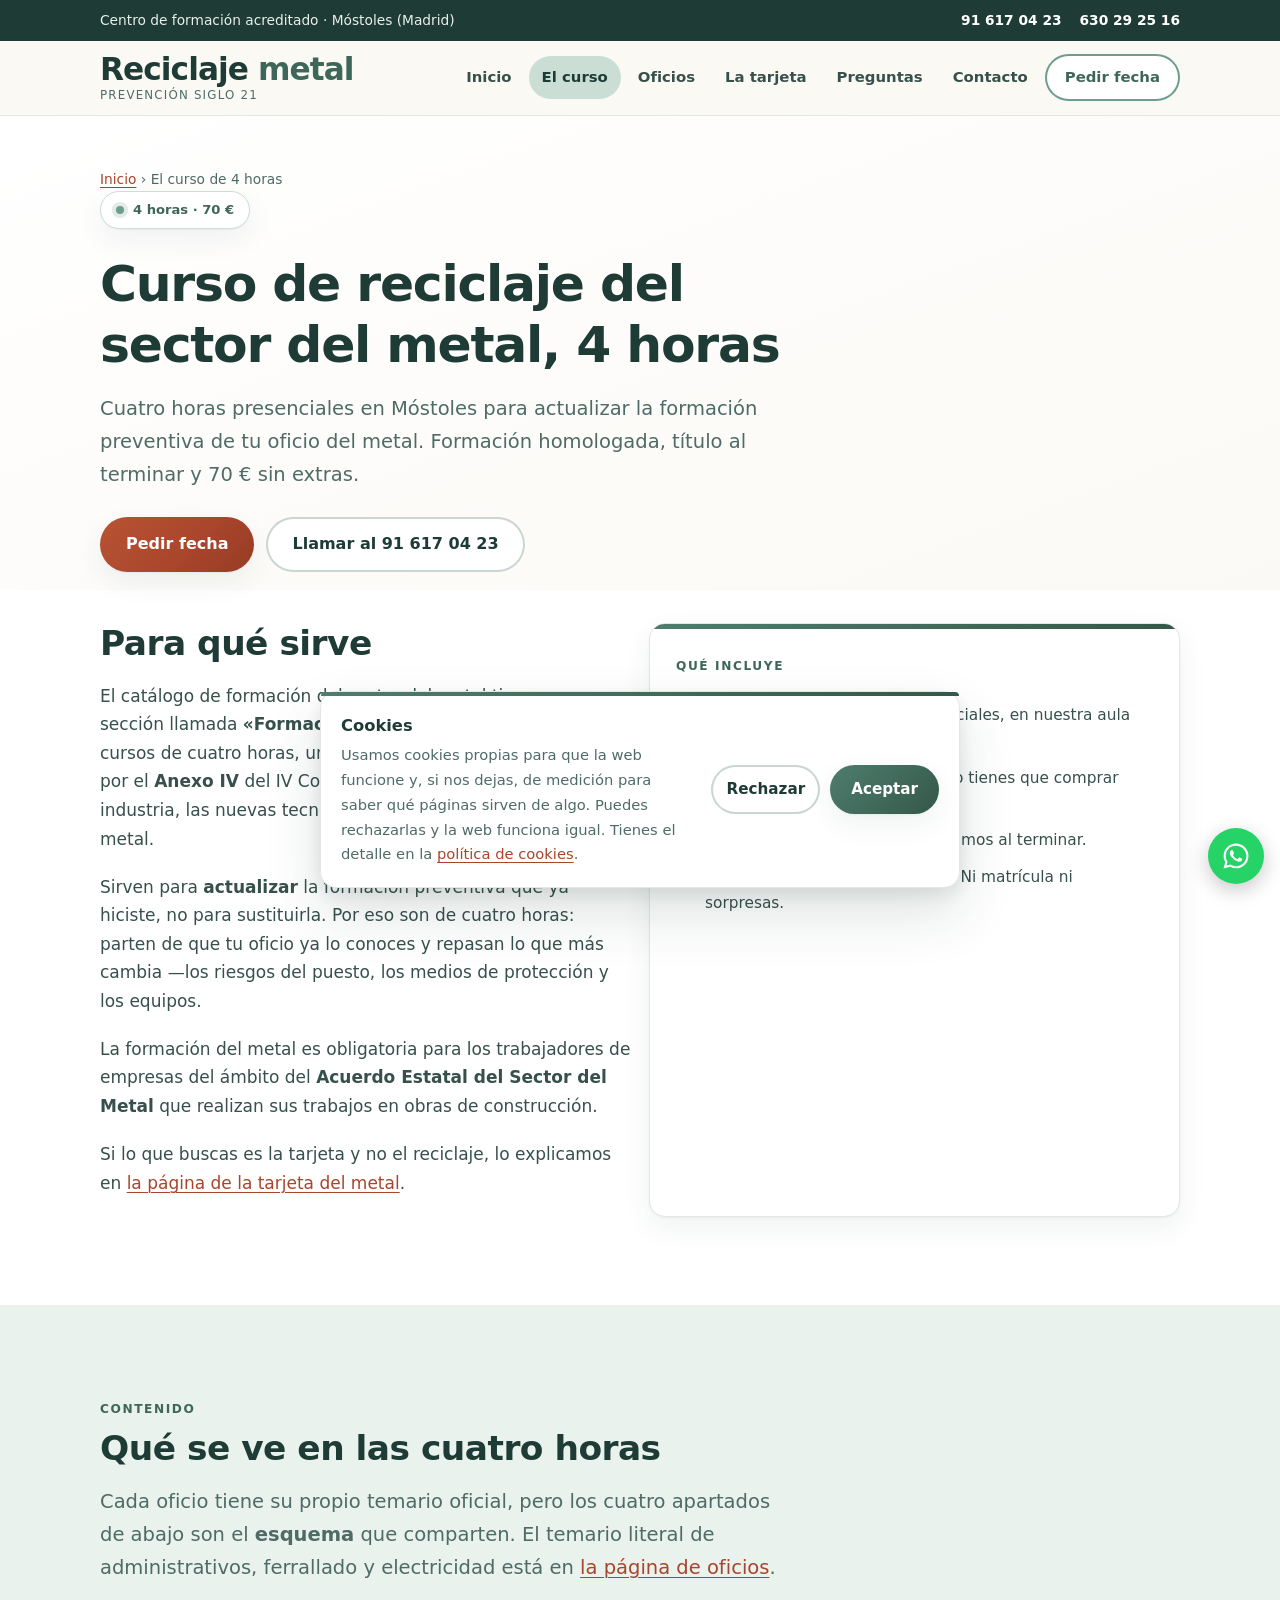
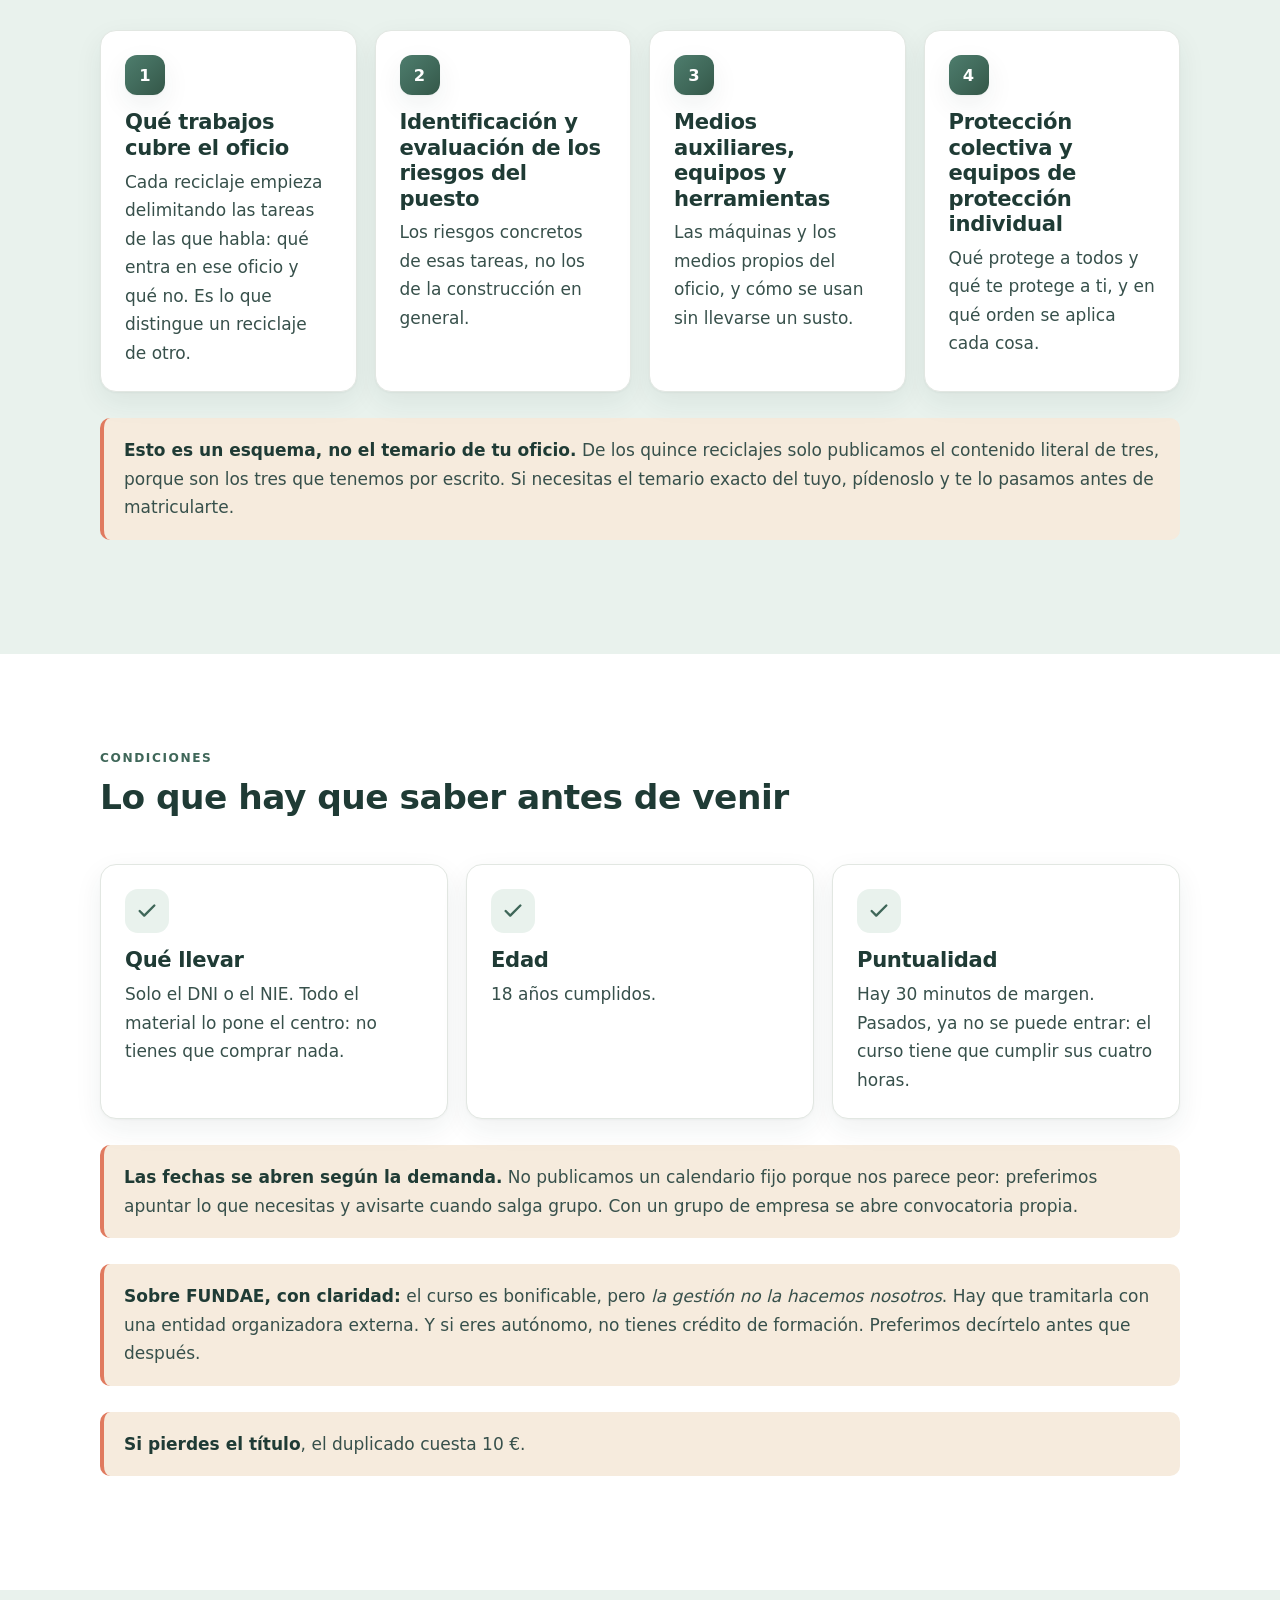
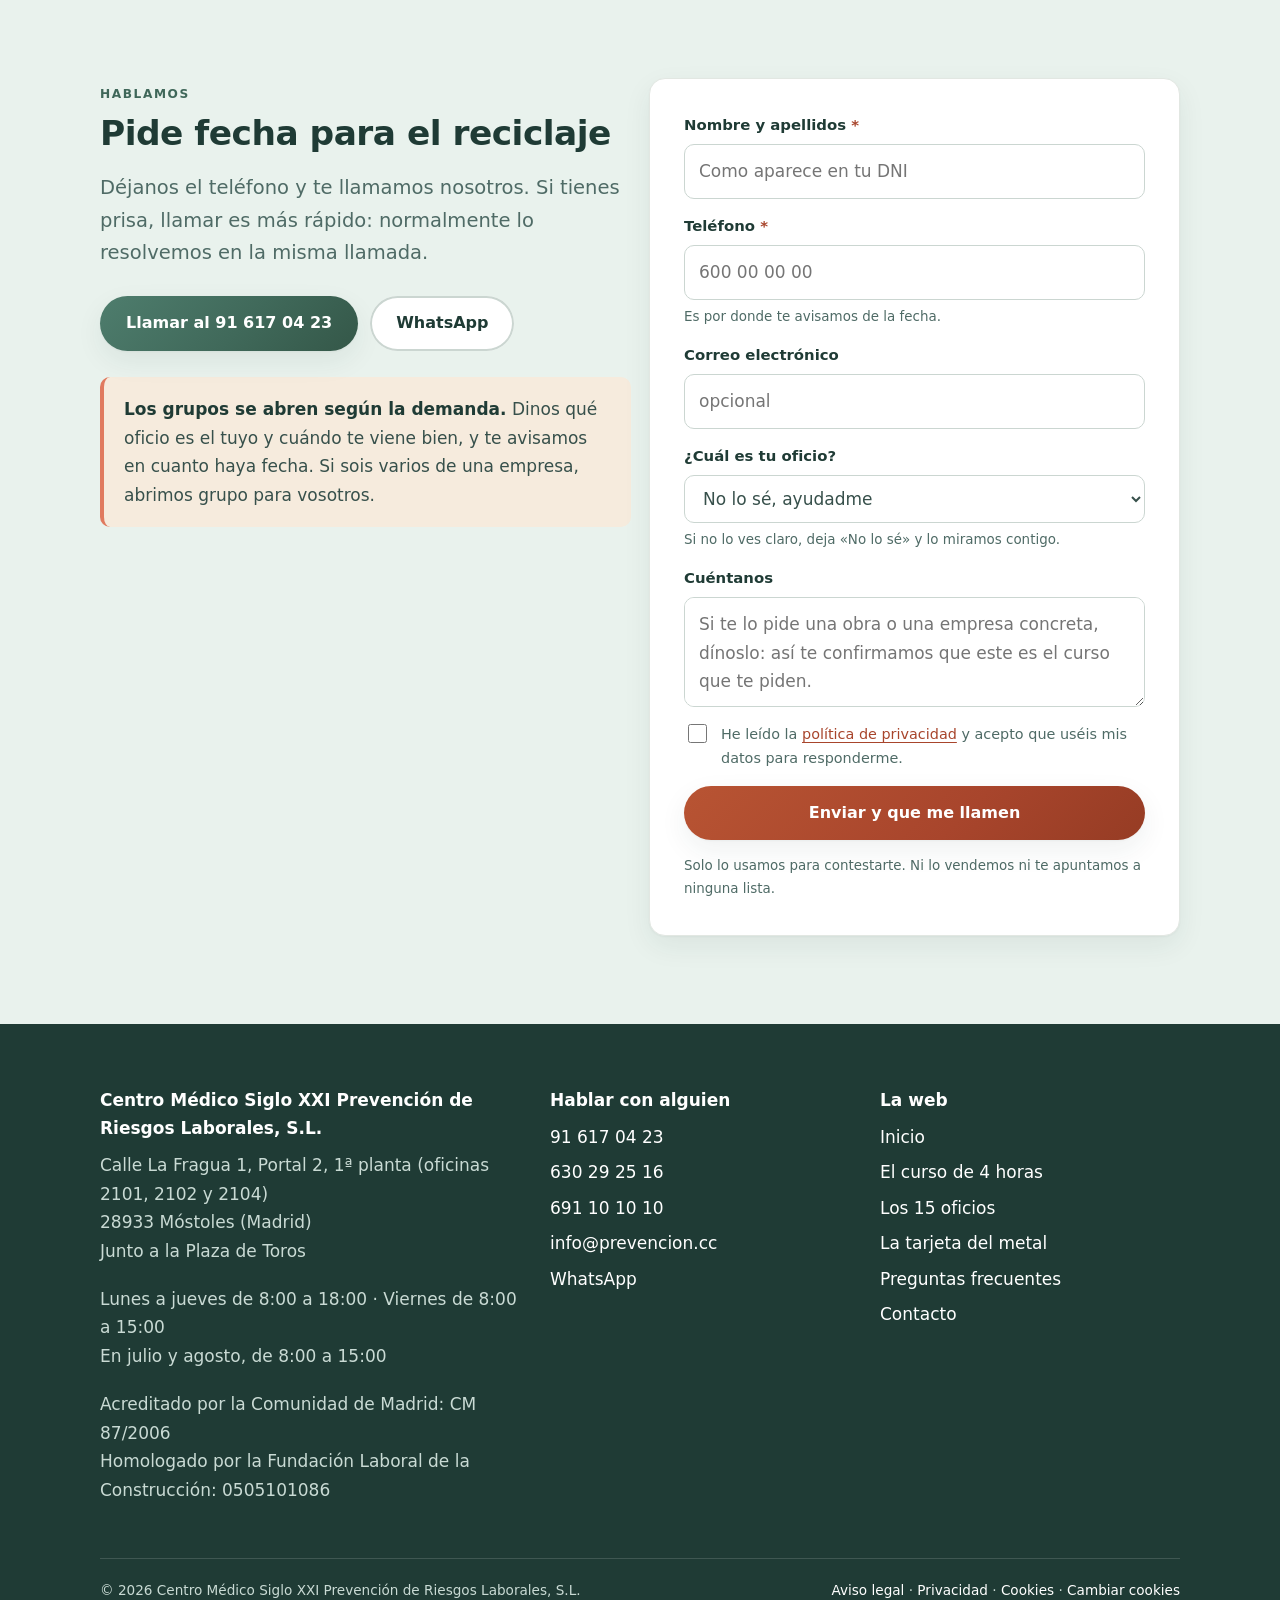
<file: curso-reciclaje-metal-4-horas/index.html>
<!doctype html>
<html lang="es-ES" data-gtm="GTM-56SQ9M6R">
<head>
<meta charset="utf-8">
<meta name="viewport" content="width=device-width, initial-scale=1">
<title>Curso de reciclaje del metal de 4 horas | 70 € en Móstoles</title>
<meta name="description" content="Qué es el reciclaje del metal de 4 horas, para qué sirve, qué entra en las cuatro horas y qué hay que llevar. Presencial en Móstoles, Madrid, por 70 €.">
<link rel="canonical" href="https://reciclajemetal.es/curso-reciclaje-metal-4-horas/">
<meta name="robots" content="index, follow, max-snippet:-1, max-image-preview:large">
<meta name="theme-color" content="#1F3B35">
<meta property="og:type" content="website">
<meta property="og:site_name" content="Reciclaje del metal de 4 horas · Prevención Siglo 21">
<meta property="og:locale" content="es_ES">
<meta property="og:title" content="Curso de reciclaje del metal de 4 horas | 70 € en Móstoles">
<meta property="og:description" content="Qué es el reciclaje del metal de 4 horas, para qué sirve, qué entra en las cuatro horas y qué hay que llevar. Presencial en Móstoles, Madrid, por 70 €.">
<meta property="og:url" content="https://reciclajemetal.es/curso-reciclaje-metal-4-horas/">
<meta name="twitter:card" content="summary">
<link rel="icon" href="/favicon.svg" type="image/svg+xml">
<style>:root{--tinta:#1F3B35;--texto:#37504B;--tenue:#4F6B66;--papel:#ffffff;--crema:#FBF9F5;--menta:#E9F2ED;--cielo:#E6EEF2;--arena:#F6EBDD;--salvia:#6E9C8D;--salvia-osc:#3F6759;--salvia-tenue:#CBDED6;--coral:#E07A5F;--coral-osc:#A8452C;--coral-tenue:#FBE7E0;--borde:#E2E7E2;--borde-fuerte:#CBD6D1;--deg-salvia:linear-gradient(135deg,#4E7D6D 0%,#40695A 55%,#345748 100%);--deg-coral:linear-gradient(135deg,#B85433 0%,#A8452C 60%,#963C24 100%);--deg-papel:linear-gradient(160deg,#FFFFFF 0%,#FBF9F5 100%);--deg-hero:radial-gradient(1200px 620px at 12% -8%,#E9F2ED 0%,rgba(233,242,237,0) 62%),radial-gradient(1000px 560px at 92% 6%,#F6EBDD 0%,rgba(246,235,221,0) 60%),radial-gradient(900px 520px at 55% 108%,#E6EEF2 0%,rgba(230,238,242,0) 64%);--sombra:0 1px 2px rgba(31,59,53,.04),0 10px 28px rgba(31,59,53,.07);--sombra-alta:0 6px 16px rgba(31,59,53,.10),0 26px 56px rgba(31,59,53,.14);--brillo:0 0 0 4px rgba(110,156,141,.18);--brillo-coral:0 0 0 4px rgba(224,122,95,.22);--radio:16px;--radio-sm:10px;--ancho:1120px;--fuente:"Segoe UI",system-ui,-apple-system,"Helvetica Neue",Arial,sans-serif}*,*::before,*::after{box-sizing:border-box}html{scroll-behavior:smooth;-webkit-text-size-adjust:100%;overflow-x:hidden;scroll-padding-top:84px}body{margin:0;font-family:var(--fuente);font-size:17px;line-height:1.68;color:var(--texto);background:var(--crema);-webkit-font-smoothing:antialiased}img,svg,iframe{max-width:100%}img{height:auto;display:block}.wrap{width:100%;max-width:var(--ancho);margin:0 auto;padding:0 20px}:focus-visible{outline:3px solid var(--salvia-osc);outline-offset:3px;border-radius:4px}.saltar{position:absolute;left:-9999px;top:0;z-index:100;background:var(--tinta);color:#fff;padding:12px 18px;border-radius:0 0 var(--radio-sm) 0;font-weight:600}.saltar:focus{left:0}h1,h2,h3,h4{color:var(--tinta);line-height:1.2;margin:0 0 .5em;font-weight:700;letter-spacing:-.015em}h1{font-size:clamp(1.95rem,5.2vw,3.15rem);letter-spacing:-.025em}h2{font-size:clamp(1.5rem,3.6vw,2.15rem)}h3{font-size:clamp(1.12rem,2.2vw,1.32rem)}h4{font-size:1.02rem}p{margin:0 0 1.15em}a{color:var(--coral-osc);text-decoration-thickness:1px;text-underline-offset:3px}a:hover{color:var(--tinta)}.entradilla{font-size:clamp(1.05rem,2.1vw,1.22rem);color:var(--tenue);max-width:62ch}.rotulo{display:inline-block;font-size:.76rem;font-weight:800;letter-spacing:.13em;text-transform:uppercase;color:var(--salvia-osc);margin:0 0 .7em}.seccion{padding:clamp(48px,7vw,88px) 0}.seccion--menta{background:var(--menta)}.seccion--crema{background:var(--deg-papel)}.seccion--papel{background:var(--papel)}.cabecera-seccion{max-width:64ch;margin-bottom:clamp(28px,4vw,46px)}.barra{background:var(--tinta);color:#E8F0EC;font-size:.86rem}.barra__in{display:flex;flex-wrap:wrap;gap:6px 22px;align-items:center;justify-content:space-between;padding:9px 20px}.barra a{color:#fff;font-weight:600;text-decoration:none}.barra a:hover{text-decoration:underline}.barra__tels{display:flex;gap:18px;flex-wrap:wrap}.cab{position:sticky;top:0;z-index:50;background:rgba(251,249,245,.92);backdrop-filter:saturate(1.4) blur(10px);border-bottom:1px solid var(--borde)}.cab__in{display:flex;align-items:center;justify-content:space-between;gap:16px;padding:12px 20px}.logo{display:flex;flex-direction:column;text-decoration:none;line-height:1.16}.logo__marca{font-weight:800;font-size:1.16rem;color:var(--tinta);letter-spacing:-.02em}.logo__marca b{color:var(--salvia-osc);font-weight:800}.logo__sub{font-size:.69rem;letter-spacing:.1em;text-transform:uppercase;color:var(--tenue)}.nav ul{display:flex;align-items:center;gap:4px;list-style:none;margin:0;padding:0}.nav a:not(.btn){display:block;padding:9px 13px;border-radius:999px;color:var(--texto);text-decoration:none;font-size:.93rem;font-weight:600;transition:background .18s ease,color .18s ease}.nav a:not(.btn):hover{background:var(--menta);color:var(--tinta)}.nav a:not(.btn).activo{background:var(--salvia-tenue);color:var(--tinta)}.nav .btn{padding:11px 20px;font-size:.93rem}.menu-check,.menu-boton{display:none}.btn{position:relative;z-index:0;overflow:hidden;display:inline-flex;align-items:center;justify-content:center;gap:9px;padding:14px 26px;border:0;border-radius:999px;font:inherit;font-weight:700;font-size:1rem;text-decoration:none;cursor:pointer;transition:transform .22s cubic-bezier(.2,.7,.3,1),box-shadow .22s ease,filter .22s ease}.btn--cta{background:var(--deg-coral);color:#fff;box-shadow:var(--sombra)}.btn--cta:hover{color:#fff;transform:translateY(-2px) scale(1.035);box-shadow:var(--sombra-alta),var(--brillo-coral);filter:saturate(1.06)}.btn--salvia{background:var(--deg-salvia);color:#fff;box-shadow:var(--sombra)}.btn--salvia:hover{color:#fff;transform:translateY(-2px) scale(1.035);box-shadow:var(--sombra-alta),var(--brillo)}.btn--linea{background:var(--papel);color:var(--tinta);box-shadow:inset 0 0 0 2px var(--borde-fuerte)}.btn--linea:hover{color:var(--tinta);transform:translateY(-2px) scale(1.035);box-shadow:inset 0 0 0 2px var(--salvia),var(--brillo)}.btn:active{transform:translateY(0) scale(.99)}.btn::after{content:"";position:absolute;z-index:-1;top:-60%;bottom:-60%;left:-55%;width:38%;background:linear-gradient(100deg,transparent 0%,rgba(255,255,255,.10) 26%,rgba(255,255,255,.55) 50%,rgba(255,255,255,.10) 74%,transparent 100%);transform:translateX(0) skewX(-18deg);animation:destello 4.2s cubic-bezier(.5,0,.5,1) infinite}.btn--linea::after{background:linear-gradient(100deg,transparent,rgba(110,156,141,.18) 50%,transparent)}.btn:hover::after{animation-duration:1.2s}@keyframes destello{0%{transform:translateX(0) skewX(-18deg)}55%,100%{transform:translateX(455%) skewX(-18deg)}}.botonera{display:flex;flex-wrap:wrap;gap:12px;margin-top:26px}.hero{position:relative;overflow:hidden;background:var(--crema)}.hero::before{content:"";position:absolute;inset:0;background:var(--deg-hero);pointer-events:none}.hero__in{position:relative;padding:clamp(46px,8vw,96px) 20px clamp(40px,6vw,78px)}.hero__grid{display:grid;gap:clamp(30px,5vw,56px);align-items:center}.sello{display:inline-flex;align-items:center;gap:9px;background:var(--papel);border:1px solid var(--salvia-tenue);color:var(--salvia-osc);font-weight:700;font-size:.82rem;padding:7px 15px;border-radius:999px;box-shadow:var(--sombra)}.sello__punto{width:8px;height:8px;border-radius:50%;background:var(--salvia);box-shadow:0 0 0 4px rgba(110,156,141,.20)}.hero h1{margin:.55em 0 .3em}.hero h1 em{font-style:normal;color:var(--salvia-osc)}.ficha{background:var(--papel);border-radius:var(--radio);box-shadow:var(--sombra);padding:26px;border:1px solid var(--borde);position:relative;overflow:hidden}.ficha::before{content:"";position:absolute;inset:0 0 auto 0;height:5px;background:var(--deg-salvia)}.ficha__precio{display:flex;align-items:baseline;gap:10px;margin-bottom:2px}.ficha__euros{font-size:clamp(2.5rem,7vw,3.4rem);font-weight:800;color:var(--tinta);line-height:1}.ficha__iva{font-size:.9rem;color:var(--tenue);font-weight:600}.ficha__lista{list-style:none;margin:18px 0 0;padding:0;display:grid;gap:11px}.ficha__lista li{display:flex;gap:11px;align-items:flex-start;font-size:.96rem}.ficha__lista svg{flex:none;margin-top:3px}.cifras{background:var(--papel);border-top:1px solid var(--borde);border-bottom:1px solid var(--borde)}.cifras__grid{display:grid;grid-template-columns:repeat(4,1fr);gap:4px;padding:32px 0;text-align:center}.cifra__n{display:block;font-weight:800;line-height:1.05;color:var(--tinta);font-size:clamp(1.65rem,3.6vw,2.5rem)}.cifra__t{display:block;font-size:.84rem;color:var(--tenue);margin-top:5px}.rejilla{display:grid;gap:18px}.rejilla--2{grid-template-columns:repeat(2,1fr)}.rejilla--3{grid-template-columns:repeat(3,1fr)}.rejilla--4{grid-template-columns:repeat(4,1fr)}.tarjeta{background:var(--papel);border:1px solid var(--borde);border-radius:var(--radio);padding:24px;box-shadow:var(--sombra);position:relative;overflow:hidden;transition:transform .26s cubic-bezier(.2,.7,.3,1),box-shadow .26s ease,border-color .26s ease}.tarjeta:hover{transform:translateY(-4px) scale(1.012);box-shadow:var(--sombra-alta);border-color:var(--salvia-tenue)}.tarjeta h3{margin-bottom:.35em}.tarjeta p:last-child{margin-bottom:0}.tarjeta__num{display:inline-flex;align-items:center;justify-content:center;width:40px;height:40px;border-radius:12px;margin-bottom:14px;background:var(--deg-salvia);color:#fff;font-weight:800;font-size:1.02rem;box-shadow:var(--sombra)}.tarjeta--acento .tarjeta__num{background:var(--deg-coral)}.icono{display:inline-flex;align-items:center;justify-content:center;width:44px;height:44px;border-radius:13px;margin-bottom:14px;background:var(--menta);color:var(--salvia-osc)}.icono svg{width:22px;height:22px}.aviso{background:var(--arena);border-left:4px solid var(--coral);border-radius:var(--radio-sm);padding:18px 20px;margin:26px 0}.aviso p:last-child{margin-bottom:0}.aviso strong{color:var(--tinta)}.bloque{background:var(--papel);border:1px solid var(--borde);border-radius:var(--radio);overflow:hidden;margin-bottom:14px;transition:box-shadow .24s ease,border-color .24s ease}.bloque:hover{box-shadow:var(--sombra);border-color:var(--salvia-tenue)}.bloque__cab{display:flex;gap:14px;align-items:center;padding:18px 22px;background:var(--deg-papel)}.bloque__n{flex:none;width:34px;height:34px;border-radius:10px;display:grid;place-items:center;background:var(--menta);color:var(--salvia-osc);font-weight:800;font-size:.92rem}.bloque__cab h3{margin:0;font-size:1.06rem}.bloque ul{margin:0;padding:4px 22px 20px 48px;color:var(--texto)}.bloque li{margin:.3em 0}.pregunta{background:var(--papel);border:1px solid var(--borde);border-radius:var(--radio-sm);margin-bottom:10px;overflow:hidden;transition:border-color .2s ease,box-shadow .2s ease}.pregunta:hover{border-color:var(--salvia-tenue);box-shadow:var(--sombra)}.pregunta[open]{border-color:var(--salvia-tenue);box-shadow:var(--sombra)}.pregunta summary{cursor:pointer;list-style:none;padding:16px 52px 16px 20px;font-weight:700;color:var(--tinta);position:relative}.pregunta summary::-webkit-details-marker{display:none}.pregunta summary::after{content:"";position:absolute;right:20px;top:50%;width:10px;height:10px;margin-top:-6px;border-right:2.5px solid var(--salvia-osc);border-bottom:2.5px solid var(--salvia-osc);transform:rotate(45deg);transition:transform .22s ease}.pregunta[open] summary::after{transform:rotate(-135deg);margin-top:-2px}.pregunta__cuerpo{padding:0 20px 18px}.pregunta__cuerpo p:last-child{margin-bottom:0}.tabla-envoltorio{overflow-x:auto;border-radius:var(--radio);border:1px solid var(--borde);background:var(--papel)}table{width:100%;border-collapse:collapse;font-size:.95rem}th,td{padding:13px 16px;text-align:left;border-bottom:1px solid var(--borde)}th{background:var(--menta);color:var(--tinta);font-weight:700;white-space:nowrap}tr:last-child td{border-bottom:0}.form{display:grid;gap:15px}.campo{display:grid;gap:6px}.campo label{font-weight:600;font-size:.93rem;color:var(--tinta)}.campo .obl{color:var(--coral-osc)}.campo input,.campo select,.campo textarea{font:inherit;color:var(--texto);background:var(--papel);border:1.5px solid var(--borde-fuerte);border-radius:var(--radio-sm);padding:12px 14px;width:100%;transition:border-color .18s ease,box-shadow .18s ease}.campo input:hover,.campo select:hover,.campo textarea:hover{border-color:var(--salvia)}.campo input:focus,.campo select:focus,.campo textarea:focus{outline:none;border-color:var(--salvia-osc);box-shadow:var(--brillo)}.campo textarea{min-height:110px;resize:vertical}.campo .pista{font-size:.84rem;color:var(--tenue)}.consentimiento{display:flex;gap:11px;align-items:flex-start;font-size:.9rem;color:var(--tenue)}.consentimiento input{width:19px;height:19px;flex:none;margin-top:2px;accent-color:var(--salvia-osc)}.form__aviso{font-size:.84rem;color:var(--tenue);margin:0}.form-caja{background:var(--papel);border:1px solid var(--borde);border-radius:var(--radio);padding:clamp(22px,3.5vw,34px);box-shadow:var(--sombra)}.resultado{border-radius:var(--radio-sm);padding:15px 18px;font-weight:600;margin-top:4px}.resultado--ok{background:var(--menta);color:var(--salvia-osc);border:1px solid var(--salvia-tenue)}.resultado--mal{background:var(--coral-tenue);color:var(--coral-osc);border:1px solid #F0C4B7}.pie{background:var(--tinta);color:#C9DAD4;padding:clamp(40px,5vw,62px) 0 26px}.pie a{color:#fff;text-decoration:none}.pie a:hover{text-decoration:underline;color:#fff}.pie__grid{display:grid;gap:30px}.pie__titulo{color:#fff;font-weight:700;margin-bottom:.5em}.pie ul{list-style:none;margin:0;padding:0;display:grid;gap:7px}.pie__legal{margin-top:34px;padding-top:20px;border-top:1px solid rgba(255,255,255,.14);font-size:.85rem;display:flex;flex-wrap:wrap;gap:8px 20px;justify-content:space-between}.wasap{position:fixed;right:16px;bottom:16px;z-index:40;width:56px;height:56px;border-radius:50%;display:grid;place-items:center;background:#25D366;color:#fff;box-shadow:0 6px 20px rgba(0,0,0,.22);transition:transform .22s cubic-bezier(.2,.7,.3,1),box-shadow .22s ease}.wasap:hover{transform:scale(1.1);box-shadow:0 10px 28px rgba(0,0,0,.28);color:#fff}.wasap svg{width:30px;height:30px}.js .aparece{opacity:0;transform:translateY(20px)}.js .aparece.visible{opacity:1;transform:none;transition:opacity .55s ease,transform .55s ease}@media (prefers-reduced-motion:reduce){html{scroll-behavior:auto}.js .aparece{opacity:1;transform:none;transition:none}.btn::after{display:none}.btn:hover,.tarjeta:hover,.wasap:hover{transform:none}*{animation-duration:.001ms !important;animation-iteration-count:1 !important}}@media (min-width:720px){.hero__grid{grid-template-columns:1.15fr .85fr}.pie__grid{grid-template-columns:1.4fr 1fr 1fr}}@media (max-width:980px){.rejilla--4{grid-template-columns:repeat(2,1fr)}}@media (max-width:860px){.cab__in{flex-wrap:wrap}.menu-boton{display:grid;place-items:center;width:46px;height:46px;border-radius:12px;cursor:pointer;background:var(--menta)}.menu-boton span,.menu-boton span::before,.menu-boton span::after{content:"";display:block;width:20px;height:2px;border-radius:2px;background:var(--tinta);transition:transform .22s ease,opacity .22s ease}.menu-boton span::before{transform:translateY(-6px)}.menu-boton span::after{transform:translateY(4px)}.menu-check:checked + .menu-boton span{background:transparent}.menu-check:checked + .menu-boton span::before{transform:translateY(0) rotate(45deg)}.menu-check:checked + .menu-boton span::after{transform:translateY(-2px) rotate(-45deg)}.nav{flex-basis:100%;max-height:0;overflow:hidden;transition:max-height .3s ease}.menu-check:checked ~ .nav{max-height:32rem}.nav ul{flex-direction:column;align-items:stretch;gap:2px;padding:8px 0 12px}.nav a{padding:12px 14px;border-radius:var(--radio-sm)}.nav .btn{width:100%;margin-top:8px}}@media (max-width:700px){.rejilla--2,.rejilla--3{grid-template-columns:1fr}.cifras__grid{grid-template-columns:1fr 1fr;gap:22px 4px}.barra__in{justify-content:center;text-align:center}}@media (max-width:420px){.rejilla--4{grid-template-columns:1fr}}@media print{.cab,.barra,.wasap,.botonera,.form-caja,.pie__legal{display:none}body{background:#fff;font-size:12pt}.seccion{padding:12pt 0}a[href^="http"]::after{content:" (" attr(href) ")";font-size:9pt;color:#555}}.cookies{position:fixed;left:12px;right:12px;bottom:12px;z-index:60;background:var(--papel);border:1px solid var(--borde);border-radius:var(--radio);box-shadow:var(--sombra-alta);padding:20px;max-width:640px;margin:0 auto;opacity:0;transform:translateY(16px);transition:opacity .3s ease,transform .3s cubic-bezier(.2,.7,.3,1)}.cookies.visible{opacity:1;transform:none}.cookies::before{content:"";position:absolute;inset:0 0 auto 0;height:4px;border-radius:var(--radio) var(--radio) 0 0;background:var(--deg-salvia)}.cookies__in{display:grid;gap:16px}.cookies__texto strong{display:block;color:var(--tinta);font-size:1.02rem;margin-bottom:4px}.cookies__texto p{margin:0;font-size:.92rem;color:var(--tenue)}.cookies__botones{display:flex;gap:10px}.cookies__botones .btn{flex:1;padding:12px 18px;font-size:.95rem}@media (min-width:620px){.cookies__in{grid-template-columns:1fr auto;align-items:center}.cookies__botones{flex:none}}@media (prefers-reduced-motion:reduce){.cookies{transition:none;opacity:1;transform:none}}.logo__marca{font-size:1.95rem;letter-spacing:-.03em;line-height:1.05}.logo__sub{font-size:.74rem;margin-top:3px}@media (max-width:520px){.logo__marca{font-size:1.5rem}}.nav .btn--cta{background:var(--papel);color:var(--salvia-osc);box-shadow:inset 0 0 0 2px var(--salvia);transition:transform .24s cubic-bezier(.2,.7,.3,1),box-shadow .24s ease,background .24s ease,color .24s ease}.nav .btn--cta:hover{transform:scale(1.2);color:#fff;background:var(--deg-salvia);box-shadow:inset 0 0 0 2px transparent,var(--sombra-alta),var(--brillo)}.nav .btn--cta::after{display:none}.linterna{position:relative;overflow:hidden}.linterna::before{content:"";position:absolute;inset:0;pointer-events:none;opacity:0;transition:opacity .35s ease;background:radial-gradient(220px circle at var(--mx,50%) var(--my,50%),rgba(110,156,141,.30) 0%,rgba(110,156,141,.14) 38%,rgba(110,156,141,0) 70%)}.linterna:hover::before{opacity:1}.cifra__n{background-image:linear-gradient(100deg,var(--tinta) 0%,var(--tinta) 40%,var(--salvia) 50%,var(--tinta) 60%,var(--tinta) 100%);background-size:300% 100%;background-position:100% 0;-webkit-background-clip:text;background-clip:text;transition:background-position .75s ease}.cifras__grid>div:hover .cifra__n{background-position:0 0;-webkit-text-fill-color:transparent;color:transparent}.cifras__grid>div{border-radius:var(--radio);padding:10px 6px}.ficha--luz{transition:box-shadow .3s ease,border-color .3s ease}.ficha--luz:hover{box-shadow:var(--sombra-alta);border-color:var(--salvia-tenue)}.ficha--luz::before{z-index:2}.tarjeta.linterna:hover{border-color:var(--salvia)}.barras{margin:26px 0 6px}.barras__barra{display:flex;height:54px;border-radius:12px;overflow:hidden;box-shadow:var(--sombra);border:1px solid var(--borde)}.barras__parte{display:grid;place-items:center;color:#fff;font-weight:800;font-size:1.02rem;letter-spacing:-.01em}.barras__parte--aula{flex:20;background:linear-gradient(135deg,#35594C 0%,#2B4A3F 100%)}.barras__parte--online{flex:40;background:linear-gradient(135deg,#4E7D6D 0%,#40695A 100%)}.barras__pies{display:flex;margin-top:10px;gap:0}.barras__pie{font-size:.9rem;color:var(--tenue);padding-right:12px}.barras__pie strong{display:block;color:var(--tinta);font-size:.98rem}.barras__pie--aula{flex:20}.barras__pie--online{flex:40}@media (max-width:560px){.barras__parte{font-size:.88rem}.barras__pie{font-size:.82rem}}.temario-2{display:grid;gap:14px;align-items:start}@media (min-width:860px){.temario-2{grid-template-columns:1fr 1fr}}.temario-2 .bloque{margin-bottom:0}.temario-2 .bloque ul{padding:4px 20px 18px 46px;font-size:.95rem}.tels{list-style:none;margin:0;padding:0;display:grid;gap:10px;text-align:center}.tels a{display:block;font-size:1.28rem;font-weight:800;color:var(--salvia-osc);text-decoration:none;letter-spacing:-.01em;padding:8px 10px;border-radius:var(--radio-sm);transition:background .18s ease,transform .18s ease}.tels a:hover{background:var(--menta);color:var(--tinta);transform:scale(1.04)}.direccion{color:var(--texto);text-decoration:none;display:inline-block}.direccion:hover{color:var(--salvia-osc);text-decoration:underline}@media (prefers-reduced-motion:reduce){.linterna::before{display:none}.cifra__n{background-image:none;transition:none}.cifras__grid>div:hover .cifra__n{color:var(--tinta);-webkit-text-fill-color:currentColor}.nav .btn--cta:hover,.tels a:hover{transform:none}}main>.seccion:first-child{padding-top:clamp(22px,3vw,40px);padding-bottom:clamp(10px,1.4vw,18px)}main>.seccion:first-child .cabecera-seccion{margin-bottom:0}main>.seccion:first-child + .seccion{padding-top:clamp(20px,2.6vw,40px)}main>.seccion:first-child .entradilla:last-child{margin-bottom:0}main>.seccion:first-child h1{margin-bottom:.35em}@media (max-width:700px){main>.seccion:first-child{padding-top:18px;padding-bottom:8px}main>.seccion:first-child + .seccion{padding-top:18px}.seccion{padding:34px 0}.cabecera-seccion{margin-bottom:20px}main>.seccion:first-child .botonera{margin-top:18px}}</style>
<link rel="stylesheet" href="/botones-movil.css?v=20261106f"><script src="/botones-movil.js?v=20261106f" defer></script>
<script type="application/ld+json">{"@context":"https://schema.org","@type":"Course","@id":"https://reciclajemetal.es/#curso","name":"Reciclaje de la formación en prevención del sector del metal (4 horas)","description":"Curso de reciclaje del sector del metal, 4 horas presenciales en Móstoles (Madrid). Actualiza la formación preventiva del oficio.","url":"https://reciclajemetal.es/curso-reciclaje-metal-4-horas/","inLanguage":"es","teaches":["Qué trabajos cubre el oficio","Identificación y evaluación de los riesgos del puesto","Medios auxiliares, equipos y herramientas","Protección colectiva y equipos de protección individual"],"provider":{"@id":"https://reciclajemetal.es/#centro"},"offers":{"@type":"Offer","price":"70","priceCurrency":"EUR","category":"Formación","url":"https://reciclajemetal.es/contacto/"},"hasCourseInstance":{"@type":"CourseInstance","courseMode":"Onsite","courseWorkload":"PT4H","location":{"@type":"Place","name":"Prevención Siglo 21 — Móstoles","address":{"@type":"PostalAddress","streetAddress":"Calle La Fragua 1, Portal 2, 1ª planta (oficinas 2101, 2102 y 2104)","postalCode":"28933","addressLocality":"Móstoles","addressCountry":"ES"}}}}</script>
<script type="application/ld+json">{"@context":"https://schema.org","@type":"BreadcrumbList","itemListElement":[{"@type":"ListItem","position":1,"name":"Inicio","item":"https://reciclajemetal.es/"},{"@type":"ListItem","position":2,"name":"El curso de 4 horas","item":"https://reciclajemetal.es/curso-reciclaje-metal-4-horas/"}]}</script>
</head>
<body>
<a class="saltar" href="#principal">Saltar al contenido</a>

<div class="barra">
  <div class="wrap barra__in">
    <span>Centro de formación acreditado · Móstoles (Madrid)</span>
    <span class="barra__tels"><a href="tel:+34916170423">91 617 04 23</a> <a href="tel:+34630292516">630 29 25 16</a></span>
  </div>
</div>

<header class="cab">
  <div class="wrap cab__in">
    <a class="logo" href="/">
      <span class="logo__marca">Reciclaje <b>metal</b></span>
      <span class="logo__sub">Prevención Siglo 21</span>
    </a>
    <input type="checkbox" id="abrir-menu" class="menu-check" hidden>
    <label for="abrir-menu" class="menu-boton" aria-label="Abrir el menú"><span></span></label>
    <nav class="nav" aria-label="Principal">
      <ul>
        <li><a href="/">Inicio</a></li>
        <li><a href="/curso-reciclaje-metal-4-horas/" class="activo" aria-current="page">El curso</a></li>
        <li><a href="/oficios/">Oficios</a></li>
        <li><a href="/tarjeta-profesional-metal/">La tarjeta</a></li>
        <li><a href="/preguntas-frecuentes/">Preguntas</a></li>
        <li><a href="/contacto/">Contacto</a></li>
        <li><a class="btn btn--cta" href="/contacto/">Pedir fecha</a></li>
      </ul>
    </nav>
  </div>
</header>

<main id="principal">

<section class="seccion seccion--crema">
  <nav class="wrap" aria-label="Migas de pan" style="padding-top:14px;padding-bottom:0;font-size:.86rem;color:var(--tenue)"><a href="/">Inicio</a> › <span>El curso de 4 horas</span></nav>
  <div class="wrap">
    <div class="cabecera-seccion">
      <span class="sello"><span class="sello__punto"></span>4 horas · 70 €</span>
      <h1 style="margin-top:.5em">Curso de reciclaje del sector del metal, 4 horas</h1>
      <p class="entradilla">Cuatro horas presenciales en Móstoles para
      actualizar la formación preventiva de tu oficio del metal. Formación
      homologada, título al terminar y 70 € sin extras.</p>
      <div class="botonera"><a class="btn btn--cta" href="/contacto/">Pedir fecha</a><a class="btn btn--linea" href="tel:+34916170423">Llamar al 91 617 04 23</a></div>
    </div>
  </div>
</section>

<section class="seccion seccion--papel">
  <div class="wrap">
    <div class="rejilla rejilla--2">
      <div class="aparece">
        <h2>Para qué sirve</h2>
        <p>El catálogo de formación del sector del metal tiene una sección
        llamada <strong>«Formación de Reciclaje»</strong> con quince cursos de
        cuatro horas, uno por familia de oficios, amparados por el
        <strong>Anexo IV</strong> del IV Convenio colectivo estatal de la industria, las nuevas tecnologías y los servicios del sector del metal.</p>
        <p>Sirven para <strong>actualizar</strong> la formación preventiva que
        ya hiciste, no para sustituirla. Por eso son de cuatro horas: parten de
        que tu oficio ya lo conoces y repasan lo que más cambia —los riesgos
        del puesto, los medios de protección y los equipos.</p>
        <p>La formación del metal es obligatoria para los trabajadores de
        empresas del ámbito del <strong>Acuerdo Estatal del Sector del
        Metal</strong> que realizan sus trabajos en obras de construcción.</p>
        <p>Si lo que buscas es la tarjeta y no el reciclaje, lo explicamos en
        <a href="/tarjeta-profesional-metal/">la página de la tarjeta del
        metal</a>.</p>
      </div>
      <div class="ficha aparece" data-orden="1">
        <p class="rotulo">Qué incluye</p>
        <ul class="ficha__lista"><li><svg width="18" height="18" viewBox="0 0 24 24" fill="none" stroke="#3F6759" stroke-width="2.6" stroke-linecap="round" stroke-linejoin="round" aria-hidden="true"><path d="M20 6 9 17l-5-5"/></svg><span><strong>Las 4 horas completas</strong> presenciales, en nuestra aula de Móstoles.</span></li><li><svg width="18" height="18" viewBox="0 0 24 24" fill="none" stroke="#3F6759" stroke-width="2.6" stroke-linecap="round" stroke-linejoin="round" aria-hidden="true"><path d="M20 6 9 17l-5-5"/></svg><span><strong>El material</strong> lo pone el centro. No tienes que comprar nada.</span></li><li><svg width="18" height="18" viewBox="0 0 24 24" fill="none" stroke="#3F6759" stroke-width="2.6" stroke-linecap="round" stroke-linejoin="round" aria-hidden="true"><path d="M20 6 9 17l-5-5"/></svg><span><strong>El título del curso</strong> te lo entregamos al terminar.</span></li><li><svg width="18" height="18" viewBox="0 0 24 24" fill="none" stroke="#3F6759" stroke-width="2.6" stroke-linecap="round" stroke-linejoin="round" aria-hidden="true"><path d="M20 6 9 17l-5-5"/></svg><span><strong>Sin extras</strong> 70 € y ahí está todo. Ni matrícula ni sorpresas.</span></li></ul>
      </div>
    </div>
  </div>
</section>

<section class="seccion seccion--menta">
  <div class="wrap">
    <div class="cabecera-seccion aparece">
      <p class="rotulo">Contenido</p>
      <h2>Qué se ve en las cuatro horas</h2>
      <p class="entradilla">Cada oficio tiene su propio temario oficial, pero
      los cuatro apartados de abajo son el <strong>esquema</strong> que
      comparten. El temario literal de administrativos, ferrallado y
      electricidad está en <a href="/oficios/">la página de oficios</a>.</p>
    </div>
    <div class="rejilla rejilla--4"><article class="tarjeta aparece" data-orden="0"><span class="tarjeta__num">1</span><h3>Qué trabajos cubre el oficio</h3><p>Cada reciclaje empieza delimitando las tareas de las que habla: qué entra en ese oficio y qué no. Es lo que distingue un reciclaje de otro.</p></article><article class="tarjeta aparece" data-orden="1"><span class="tarjeta__num">2</span><h3>Identificación y evaluación de los riesgos del puesto</h3><p>Los riesgos concretos de esas tareas, no los de la construcción en general.</p></article><article class="tarjeta aparece" data-orden="2"><span class="tarjeta__num">3</span><h3>Medios auxiliares, equipos y herramientas</h3><p>Las máquinas y los medios propios del oficio, y cómo se usan sin llevarse un susto.</p></article><article class="tarjeta aparece" data-orden="3"><span class="tarjeta__num">4</span><h3>Protección colectiva y equipos de protección individual</h3><p>Qué protege a todos y qué te protege a ti, y en qué orden se aplica cada cosa.</p></article></div>
    <div class="aviso aparece" data-orden="4">
      <p><strong>Esto es un esquema, no el temario de tu oficio.</strong> De
      los quince reciclajes solo publicamos el contenido literal de tres,
      porque son los tres que tenemos por escrito. Si necesitas el temario
      exacto del tuyo, pídenoslo y te lo pasamos antes de matricularte.</p>
    </div>
  </div>
</section>

<section class="seccion seccion--papel">
  <div class="wrap">
    <div class="cabecera-seccion aparece">
      <p class="rotulo">Condiciones</p>
      <h2>Lo que hay que saber antes de venir</h2>
    </div>
    <div class="rejilla rejilla--3">
      <article class="tarjeta aparece"><span class="icono"><svg width="18" height="18" viewBox="0 0 24 24" fill="none" stroke="#3F6759" stroke-width="2.6" stroke-linecap="round" stroke-linejoin="round" aria-hidden="true"><path d="M20 6 9 17l-5-5"/></svg></span>
        <h3>Qué llevar</h3><p>Solo el DNI o el NIE. Todo el material lo pone el
        centro: no tienes que comprar nada.</p></article>
      <article class="tarjeta aparece" data-orden="1"><span class="icono"><svg width="18" height="18" viewBox="0 0 24 24" fill="none" stroke="#3F6759" stroke-width="2.6" stroke-linecap="round" stroke-linejoin="round" aria-hidden="true"><path d="M20 6 9 17l-5-5"/></svg></span>
        <h3>Edad</h3><p>18 años cumplidos.</p></article>
      <article class="tarjeta aparece" data-orden="2"><span class="icono"><svg width="18" height="18" viewBox="0 0 24 24" fill="none" stroke="#3F6759" stroke-width="2.6" stroke-linecap="round" stroke-linejoin="round" aria-hidden="true"><path d="M20 6 9 17l-5-5"/></svg></span>
        <h3>Puntualidad</h3><p>Hay 30 minutos de margen. Pasados, ya no se
        puede entrar: el curso tiene que cumplir sus cuatro horas.</p></article>
    </div>
    <div class="aviso aparece" data-orden="3">
      <p><strong>Las fechas se abren según la demanda.</strong> No publicamos un
      calendario fijo porque nos parece peor: preferimos apuntar lo que
      necesitas y avisarte cuando salga grupo. Con un grupo de empresa se abre
      convocatoria propia.</p>
    </div>
    <div class="aviso aparece" data-orden="4">
      <p><strong>Sobre FUNDAE, con claridad:</strong> el curso es bonificable,
      pero <em>la gestión no la hacemos nosotros</em>. Hay que tramitarla con una
      entidad organizadora externa. Y si eres autónomo, no tienes crédito de
      formación. Preferimos decírtelo antes que después.</p>
    </div>
    <div class="aviso aparece" data-orden="5">
      <p><strong>Si pierdes el título</strong>, el duplicado cuesta 10 €.</p>
    </div>
  </div>
</section>

<section class="seccion seccion--menta" id="pedir">
  <div class="wrap">
    <div class="rejilla rejilla--2">
      <div class="aparece">
        <p class="rotulo">Hablamos</p>
        <h2>Pide fecha para el reciclaje</h2>
        <p class="entradilla">Déjanos el teléfono y te llamamos nosotros. Si
        tienes prisa, llamar es más rápido: normalmente lo resolvemos en la
        misma llamada.</p>
        <div class="botonera">
          <a class="btn btn--salvia" href="tel:+34916170423">Llamar al 91 617 04 23</a>
          <a class="btn btn--linea" href="https://wa.me/34630292516?text=Hola,%20quiero%20informaci%C3%B3n%20sobre%20el%20reciclaje%20del%20metal%20de%204%20horas"
             rel="noopener">WhatsApp</a>
        </div>
        <div class="aviso">
          <p><strong>Los grupos se abren según la demanda.</strong> Dinos qué
          oficio es el tuyo y cuándo te viene bien, y te avisamos en cuanto
          haya fecha. Si sois varios de una empresa, abrimos grupo para
          vosotros.</p>
        </div>
      </div>

      <div class="form-caja aparece" data-orden="1">
        <form class="form" method="post" action="https://formularios.tpcmetal.es/enviar/reciclajemetal">
          <input type="hidden" name="_next" value="https://reciclajemetal.es/gracias/">
          <input type="hidden" name="_t" value="">
          <input type="hidden" name="Origen" value="reciclajemetal.es/curso-reciclaje-metal-4-horas/">
          <p style="position:absolute;left:-9999px" aria-hidden="true">
            <label>No rellenar <input type="text" name="_honey" tabindex="-1" autocomplete="off"></label>
          </p>

          <div class="campo">
            <label for="nombre">Nombre y apellidos <span class="obl">*</span></label>
            <input id="nombre" name="Nombre" type="text" required autocomplete="name"
                   maxlength="80" placeholder="Como aparece en tu DNI">
          </div>
          <div class="campo">
            <label for="telefono">Teléfono <span class="obl">*</span></label>
            <input id="telefono" name="Telefono" type="tel" required autocomplete="tel"
                   inputmode="tel" maxlength="20" placeholder="600 00 00 00">
            <span class="pista">Es por donde te avisamos de la fecha.</span>
          </div>
          <div class="campo">
            <label for="correo">Correo electrónico</label>
            <input id="correo" name="Email" type="email" autocomplete="email"
                   maxlength="90" placeholder="opcional">
          </div>
          <div class="campo">
            <label for="cuando">¿Cuál es tu oficio?</label>
            <select id="cuando" name="Curso"><option value="Reciclaje metal 4 h">No lo sé, ayudadme</option><option value="Reciclaje metal 4 h · Administrativos">Administrativos</option><option value="Reciclaje metal 4 h · Electricidad">Electricidad (montaje y mantenimiento de instalaciones eléctricas de alta y baja tensión)</option><option value="Reciclaje metal 4 h · Ferrallado">Ferrallado</option><option value="Reciclaje metal 4 h · Fontanería e instalaciones de climatización">Fontanería e instalaciones de climatización</option><option value="Reciclaje metal 4 h · Instalación de ascensores">Instalación de ascensores</option><option value="Reciclaje metal 4 h · Instalaciones, reparaciones, montajes, estructuras metálicas, cerrajería y carpintería metálica">Instalaciones, reparaciones, montajes, estructuras metálicas, cerrajería y carpintería metálica</option><option value="Reciclaje metal 4 h · Mandos intermedios">Mandos intermedios</option><option value="Reciclaje metal 4 h · Mantenimiento de maquinaria y vehículos">Mantenimiento de maquinaria y vehículos</option><option value="Reciclaje metal 4 h · Operadores de aparatos elevadores">Operadores de aparatos elevadores</option><option value="Reciclaje metal 4 h · Operadores de equipos manuales">Operadores de equipos manuales</option><option value="Reciclaje metal 4 h · Responsables y técnicos de ejecución de la actividad">Responsables y técnicos de ejecución de la actividad</option><option value="Reciclaje metal 4 h · Trabajos de construcción y mantenimiento de vías férreas">Trabajos de construcción y mantenimiento de vías férreas</option><option value="Reciclaje metal 4 h · Trabajos de instalación de equipos contraincendios">Trabajos de instalación de equipos contraincendios</option><option value="Reciclaje metal 4 h · Trabajos de instalaciones de telecomunicaciones">Trabajos de instalaciones de telecomunicaciones</option><option value="Reciclaje metal 4 h · Trabajos en gasoductos y redes de distribución de gases combustibles">Trabajos en gasoductos y redes de distribución de gases combustibles</option></select>
            <span class="pista">Si no lo ves claro, deja «No lo sé» y lo miramos
            contigo.</span>
          </div>
          <div class="campo">
            <label for="mensaje">Cuéntanos</label>
            <textarea id="mensaje" name="Mensaje" maxlength="900"
              placeholder="Si te lo pide una obra o una empresa concreta, dínoslo: así te confirmamos que este es el curso que te piden."></textarea>
          </div>
          <label class="consentimiento">
            <input type="checkbox" name="Acepto" value="si" required>
            <span>He leído la <a href="/politica-de-privacidad/">política de
            privacidad</a> y acepto que uséis mis datos para responderme.</span>
          </label>
          <button type="submit" class="btn btn--cta">Enviar y que me llamen</button>
          <p class="form__aviso">Solo lo usamos para contestarte. Ni lo vendemos
          ni te apuntamos a ninguna lista.</p>
        </form>
      </div>
    </div>
  </div>
</section>
</main>

<footer class="pie">
  <div class="wrap">
    <div class="pie__grid">
      <div>
        <p class="pie__titulo">Centro Médico Siglo XXI Prevención de Riesgos Laborales, S.L.</p>
        <p>Calle La Fragua 1, Portal 2, 1ª planta (oficinas 2101, 2102 y 2104)<br>28933 Móstoles (Madrid)<br>Junto a la Plaza de Toros</p>
        <p>Lunes a jueves de 8:00 a 18:00 · Viernes de 8:00 a 15:00<br>En julio y agosto, de 8:00 a 15:00</p>
        <p>Acreditado por la Comunidad de Madrid: CM 87/2006<br>
        Homologado por la Fundación Laboral de la Construcción: 0505101086</p>
      </div>
      <div>
        <p class="pie__titulo">Hablar con alguien</p>
        <ul>
          <li><a href="tel:+34916170423">91 617 04 23</a></li>
          <li><a href="tel:+34630292516">630 29 25 16</a></li>
          <li><a href="tel:+34691101010">691 10 10 10</a></li>
          <li><a href="mailto:info@prevencion.cc">info@prevencion.cc</a></li>
          <li><a href="https://wa.me/34630292516?text=Hola,%20quiero%20informaci%C3%B3n%20sobre%20el%20reciclaje%20del%20metal%20de%204%20horas" rel="noopener">WhatsApp</a></li>
        </ul>
      </div>
      <div>
        <p class="pie__titulo">La web</p>
        <ul>
          <li><a href="/">Inicio</a></li>
          <li><a href="/curso-reciclaje-metal-4-horas/">El curso de 4 horas</a></li>
          <li><a href="/oficios/">Los 15 oficios</a></li>
          <li><a href="/tarjeta-profesional-metal/">La tarjeta del metal</a></li>
          <li><a href="/preguntas-frecuentes/">Preguntas frecuentes</a></li>
          <li><a href="/contacto/">Contacto</a></li>
        </ul>
      </div>
    </div>
    <div class="pie__legal">
      <span>© <span id="anyo">2026</span> Centro Médico Siglo XXI Prevención de Riesgos Laborales, S.L.</span>
      <span>
        <a href="/aviso-legal/">Aviso legal</a> ·
        <a href="/politica-de-privacidad/">Privacidad</a> ·
        <a href="/politica-de-cookies/">Cookies</a> ·
        <a href="#" data-abrir-cookies>Cambiar cookies</a>
      </span>
    </div>
  </div>
</footer>

<a class="wasap" href="https://wa.me/34630292516?text=Hola,%20quiero%20informaci%C3%B3n%20sobre%20el%20reciclaje%20del%20metal%20de%204%20horas" rel="noopener"
   aria-label="Escribir por WhatsApp">
  <svg viewBox="0 0 24 24" fill="currentColor" aria-hidden="true"><path d="M12.04 2A9.9 9.9 0 0 0 2.1 11.9c0 1.75.46 3.45 1.34 4.95L2 22l5.3-1.39a9.9 9.9 0 0 0 4.74 1.21h.01a9.9 9.9 0 0 0 9.9-9.9A9.9 9.9 0 0 0 12.04 2zm0 18.15h-.01a8.2 8.2 0 0 1-4.19-1.15l-.3-.18-3.11.82.83-3.03-.2-.31a8.22 8.22 0 1 1 6.98 3.85zm4.5-6.16c-.25-.12-1.46-.72-1.68-.8-.23-.09-.39-.13-.56.12s-.64.8-.78.97c-.15.16-.29.18-.53.06-.25-.12-1.04-.38-1.98-1.22-.73-.65-1.23-1.46-1.37-1.71-.14-.24-.02-.38.11-.5.11-.11.25-.29.37-.44.13-.15.17-.25.25-.41.09-.17.04-.31-.02-.43-.06-.12-.56-1.34-.76-1.84-.2-.48-.4-.42-.56-.43h-.48c-.16 0-.43.06-.65.31-.22.25-.85.83-.85 2.03s.87 2.35.99 2.51c.12.17 1.71 2.61 4.15 3.66.58.25 1.03.4 1.39.51.58.19 1.11.16 1.53.1.47-.07 1.46-.6 1.66-1.18.21-.58.21-1.07.14-1.18-.06-.1-.22-.16-.47-.28z"/></svg>
</a>

<script src="/web.js" defer></script>
<script src="/respaldo-formularios.js" defer></script>
</body>
</html>
</file>
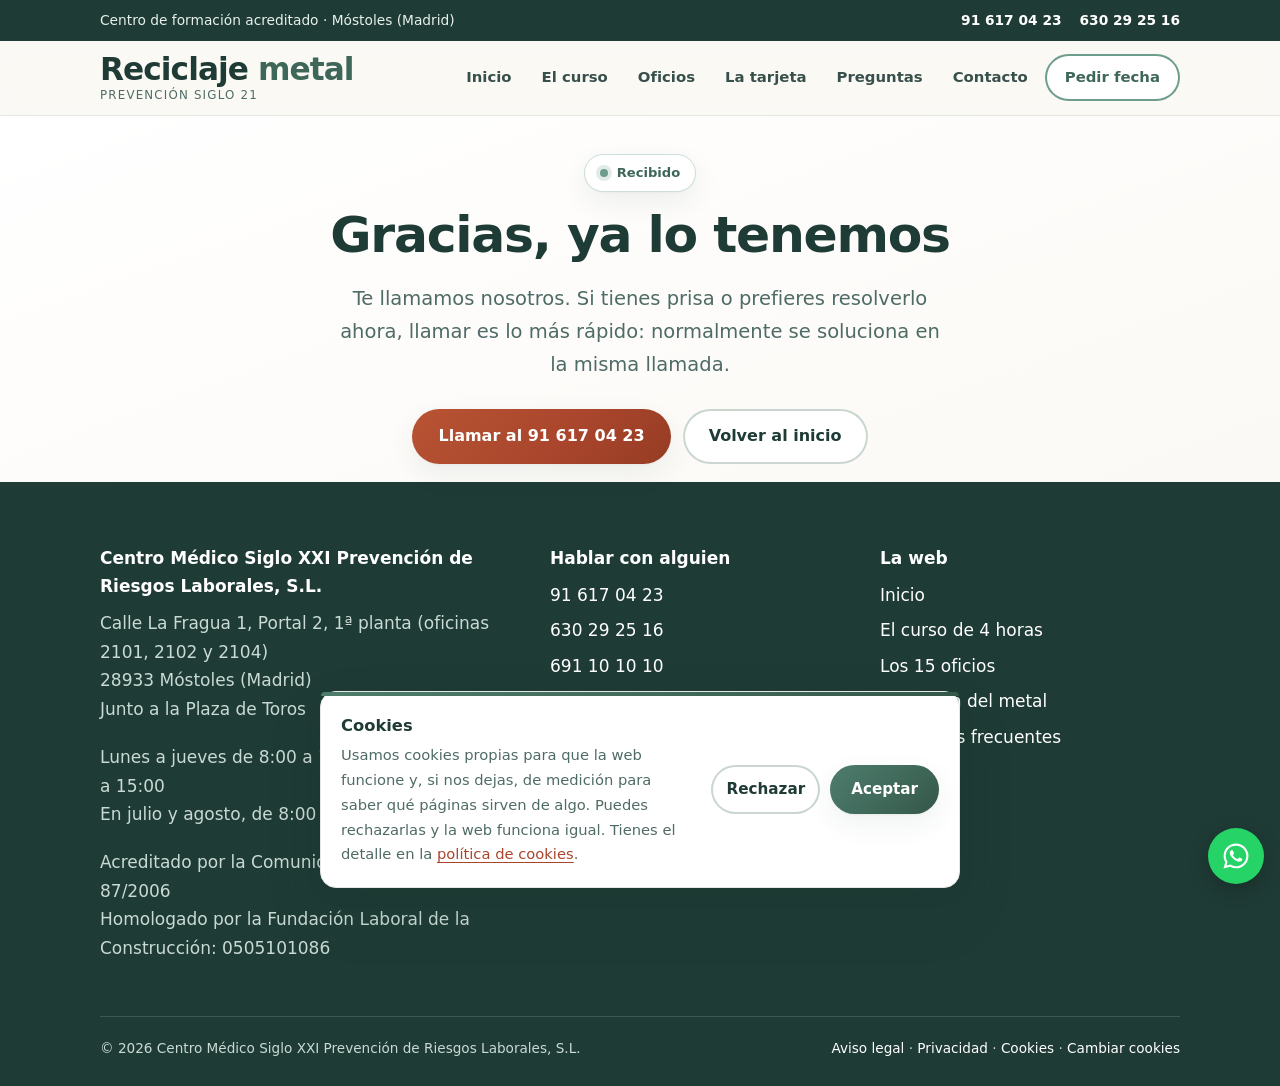
<file: gracias/index.html>
<!doctype html>
<html lang="es-ES" data-gtm="GTM-56SQ9M6R">
<head>
<meta charset="utf-8">
<meta name="viewport" content="width=device-width, initial-scale=1">
<title>Gracias | reciclajemetal.es</title>
<meta name="description" content="Hemos recibido tus datos.">
<link rel="canonical" href="https://reciclajemetal.es/gracias/">
<meta name="robots" content="noindex, nofollow">
<meta name="theme-color" content="#1F3B35">
<meta property="og:type" content="website">
<meta property="og:site_name" content="Reciclaje del metal de 4 horas · Prevención Siglo 21">
<meta property="og:locale" content="es_ES">
<meta property="og:title" content="Gracias | reciclajemetal.es">
<meta property="og:description" content="Hemos recibido tus datos.">
<meta property="og:url" content="https://reciclajemetal.es/gracias/">
<meta name="twitter:card" content="summary">
<link rel="icon" href="/favicon.svg" type="image/svg+xml">
<style>:root{--tinta:#1F3B35;--texto:#37504B;--tenue:#4F6B66;--papel:#ffffff;--crema:#FBF9F5;--menta:#E9F2ED;--cielo:#E6EEF2;--arena:#F6EBDD;--salvia:#6E9C8D;--salvia-osc:#3F6759;--salvia-tenue:#CBDED6;--coral:#E07A5F;--coral-osc:#A8452C;--coral-tenue:#FBE7E0;--borde:#E2E7E2;--borde-fuerte:#CBD6D1;--deg-salvia:linear-gradient(135deg,#4E7D6D 0%,#40695A 55%,#345748 100%);--deg-coral:linear-gradient(135deg,#B85433 0%,#A8452C 60%,#963C24 100%);--deg-papel:linear-gradient(160deg,#FFFFFF 0%,#FBF9F5 100%);--deg-hero:radial-gradient(1200px 620px at 12% -8%,#E9F2ED 0%,rgba(233,242,237,0) 62%),radial-gradient(1000px 560px at 92% 6%,#F6EBDD 0%,rgba(246,235,221,0) 60%),radial-gradient(900px 520px at 55% 108%,#E6EEF2 0%,rgba(230,238,242,0) 64%);--sombra:0 1px 2px rgba(31,59,53,.04),0 10px 28px rgba(31,59,53,.07);--sombra-alta:0 6px 16px rgba(31,59,53,.10),0 26px 56px rgba(31,59,53,.14);--brillo:0 0 0 4px rgba(110,156,141,.18);--brillo-coral:0 0 0 4px rgba(224,122,95,.22);--radio:16px;--radio-sm:10px;--ancho:1120px;--fuente:"Segoe UI",system-ui,-apple-system,"Helvetica Neue",Arial,sans-serif}*,*::before,*::after{box-sizing:border-box}html{scroll-behavior:smooth;-webkit-text-size-adjust:100%;overflow-x:hidden;scroll-padding-top:84px}body{margin:0;font-family:var(--fuente);font-size:17px;line-height:1.68;color:var(--texto);background:var(--crema);-webkit-font-smoothing:antialiased}img,svg,iframe{max-width:100%}img{height:auto;display:block}.wrap{width:100%;max-width:var(--ancho);margin:0 auto;padding:0 20px}:focus-visible{outline:3px solid var(--salvia-osc);outline-offset:3px;border-radius:4px}.saltar{position:absolute;left:-9999px;top:0;z-index:100;background:var(--tinta);color:#fff;padding:12px 18px;border-radius:0 0 var(--radio-sm) 0;font-weight:600}.saltar:focus{left:0}h1,h2,h3,h4{color:var(--tinta);line-height:1.2;margin:0 0 .5em;font-weight:700;letter-spacing:-.015em}h1{font-size:clamp(1.95rem,5.2vw,3.15rem);letter-spacing:-.025em}h2{font-size:clamp(1.5rem,3.6vw,2.15rem)}h3{font-size:clamp(1.12rem,2.2vw,1.32rem)}h4{font-size:1.02rem}p{margin:0 0 1.15em}a{color:var(--coral-osc);text-decoration-thickness:1px;text-underline-offset:3px}a:hover{color:var(--tinta)}.entradilla{font-size:clamp(1.05rem,2.1vw,1.22rem);color:var(--tenue);max-width:62ch}.rotulo{display:inline-block;font-size:.76rem;font-weight:800;letter-spacing:.13em;text-transform:uppercase;color:var(--salvia-osc);margin:0 0 .7em}.seccion{padding:clamp(48px,7vw,88px) 0}.seccion--menta{background:var(--menta)}.seccion--crema{background:var(--deg-papel)}.seccion--papel{background:var(--papel)}.cabecera-seccion{max-width:64ch;margin-bottom:clamp(28px,4vw,46px)}.barra{background:var(--tinta);color:#E8F0EC;font-size:.86rem}.barra__in{display:flex;flex-wrap:wrap;gap:6px 22px;align-items:center;justify-content:space-between;padding:9px 20px}.barra a{color:#fff;font-weight:600;text-decoration:none}.barra a:hover{text-decoration:underline}.barra__tels{display:flex;gap:18px;flex-wrap:wrap}.cab{position:sticky;top:0;z-index:50;background:rgba(251,249,245,.92);backdrop-filter:saturate(1.4) blur(10px);border-bottom:1px solid var(--borde)}.cab__in{display:flex;align-items:center;justify-content:space-between;gap:16px;padding:12px 20px}.logo{display:flex;flex-direction:column;text-decoration:none;line-height:1.16}.logo__marca{font-weight:800;font-size:1.16rem;color:var(--tinta);letter-spacing:-.02em}.logo__marca b{color:var(--salvia-osc);font-weight:800}.logo__sub{font-size:.69rem;letter-spacing:.1em;text-transform:uppercase;color:var(--tenue)}.nav ul{display:flex;align-items:center;gap:4px;list-style:none;margin:0;padding:0}.nav a:not(.btn){display:block;padding:9px 13px;border-radius:999px;color:var(--texto);text-decoration:none;font-size:.93rem;font-weight:600;transition:background .18s ease,color .18s ease}.nav a:not(.btn):hover{background:var(--menta);color:var(--tinta)}.nav a:not(.btn).activo{background:var(--salvia-tenue);color:var(--tinta)}.nav .btn{padding:11px 20px;font-size:.93rem}.menu-check,.menu-boton{display:none}.btn{position:relative;z-index:0;overflow:hidden;display:inline-flex;align-items:center;justify-content:center;gap:9px;padding:14px 26px;border:0;border-radius:999px;font:inherit;font-weight:700;font-size:1rem;text-decoration:none;cursor:pointer;transition:transform .22s cubic-bezier(.2,.7,.3,1),box-shadow .22s ease,filter .22s ease}.btn--cta{background:var(--deg-coral);color:#fff;box-shadow:var(--sombra)}.btn--cta:hover{color:#fff;transform:translateY(-2px) scale(1.035);box-shadow:var(--sombra-alta),var(--brillo-coral);filter:saturate(1.06)}.btn--salvia{background:var(--deg-salvia);color:#fff;box-shadow:var(--sombra)}.btn--salvia:hover{color:#fff;transform:translateY(-2px) scale(1.035);box-shadow:var(--sombra-alta),var(--brillo)}.btn--linea{background:var(--papel);color:var(--tinta);box-shadow:inset 0 0 0 2px var(--borde-fuerte)}.btn--linea:hover{color:var(--tinta);transform:translateY(-2px) scale(1.035);box-shadow:inset 0 0 0 2px var(--salvia),var(--brillo)}.btn:active{transform:translateY(0) scale(.99)}.btn::after{content:"";position:absolute;z-index:-1;top:-60%;bottom:-60%;left:-55%;width:38%;background:linear-gradient(100deg,transparent 0%,rgba(255,255,255,.10) 26%,rgba(255,255,255,.55) 50%,rgba(255,255,255,.10) 74%,transparent 100%);transform:translateX(0) skewX(-18deg);animation:destello 4.2s cubic-bezier(.5,0,.5,1) infinite}.btn--linea::after{background:linear-gradient(100deg,transparent,rgba(110,156,141,.18) 50%,transparent)}.btn:hover::after{animation-duration:1.2s}@keyframes destello{0%{transform:translateX(0) skewX(-18deg)}55%,100%{transform:translateX(455%) skewX(-18deg)}}.botonera{display:flex;flex-wrap:wrap;gap:12px;margin-top:26px}.hero{position:relative;overflow:hidden;background:var(--crema)}.hero::before{content:"";position:absolute;inset:0;background:var(--deg-hero);pointer-events:none}.hero__in{position:relative;padding:clamp(46px,8vw,96px) 20px clamp(40px,6vw,78px)}.hero__grid{display:grid;gap:clamp(30px,5vw,56px);align-items:center}.sello{display:inline-flex;align-items:center;gap:9px;background:var(--papel);border:1px solid var(--salvia-tenue);color:var(--salvia-osc);font-weight:700;font-size:.82rem;padding:7px 15px;border-radius:999px;box-shadow:var(--sombra)}.sello__punto{width:8px;height:8px;border-radius:50%;background:var(--salvia);box-shadow:0 0 0 4px rgba(110,156,141,.20)}.hero h1{margin:.55em 0 .3em}.hero h1 em{font-style:normal;color:var(--salvia-osc)}.ficha{background:var(--papel);border-radius:var(--radio);box-shadow:var(--sombra);padding:26px;border:1px solid var(--borde);position:relative;overflow:hidden}.ficha::before{content:"";position:absolute;inset:0 0 auto 0;height:5px;background:var(--deg-salvia)}.ficha__precio{display:flex;align-items:baseline;gap:10px;margin-bottom:2px}.ficha__euros{font-size:clamp(2.5rem,7vw,3.4rem);font-weight:800;color:var(--tinta);line-height:1}.ficha__iva{font-size:.9rem;color:var(--tenue);font-weight:600}.ficha__lista{list-style:none;margin:18px 0 0;padding:0;display:grid;gap:11px}.ficha__lista li{display:flex;gap:11px;align-items:flex-start;font-size:.96rem}.ficha__lista svg{flex:none;margin-top:3px}.cifras{background:var(--papel);border-top:1px solid var(--borde);border-bottom:1px solid var(--borde)}.cifras__grid{display:grid;grid-template-columns:repeat(4,1fr);gap:4px;padding:32px 0;text-align:center}.cifra__n{display:block;font-weight:800;line-height:1.05;color:var(--tinta);font-size:clamp(1.65rem,3.6vw,2.5rem)}.cifra__t{display:block;font-size:.84rem;color:var(--tenue);margin-top:5px}.rejilla{display:grid;gap:18px}.rejilla--2{grid-template-columns:repeat(2,1fr)}.rejilla--3{grid-template-columns:repeat(3,1fr)}.rejilla--4{grid-template-columns:repeat(4,1fr)}.tarjeta{background:var(--papel);border:1px solid var(--borde);border-radius:var(--radio);padding:24px;box-shadow:var(--sombra);position:relative;overflow:hidden;transition:transform .26s cubic-bezier(.2,.7,.3,1),box-shadow .26s ease,border-color .26s ease}.tarjeta:hover{transform:translateY(-4px) scale(1.012);box-shadow:var(--sombra-alta);border-color:var(--salvia-tenue)}.tarjeta h3{margin-bottom:.35em}.tarjeta p:last-child{margin-bottom:0}.tarjeta__num{display:inline-flex;align-items:center;justify-content:center;width:40px;height:40px;border-radius:12px;margin-bottom:14px;background:var(--deg-salvia);color:#fff;font-weight:800;font-size:1.02rem;box-shadow:var(--sombra)}.tarjeta--acento .tarjeta__num{background:var(--deg-coral)}.icono{display:inline-flex;align-items:center;justify-content:center;width:44px;height:44px;border-radius:13px;margin-bottom:14px;background:var(--menta);color:var(--salvia-osc)}.icono svg{width:22px;height:22px}.aviso{background:var(--arena);border-left:4px solid var(--coral);border-radius:var(--radio-sm);padding:18px 20px;margin:26px 0}.aviso p:last-child{margin-bottom:0}.aviso strong{color:var(--tinta)}.bloque{background:var(--papel);border:1px solid var(--borde);border-radius:var(--radio);overflow:hidden;margin-bottom:14px;transition:box-shadow .24s ease,border-color .24s ease}.bloque:hover{box-shadow:var(--sombra);border-color:var(--salvia-tenue)}.bloque__cab{display:flex;gap:14px;align-items:center;padding:18px 22px;background:var(--deg-papel)}.bloque__n{flex:none;width:34px;height:34px;border-radius:10px;display:grid;place-items:center;background:var(--menta);color:var(--salvia-osc);font-weight:800;font-size:.92rem}.bloque__cab h3{margin:0;font-size:1.06rem}.bloque ul{margin:0;padding:4px 22px 20px 48px;color:var(--texto)}.bloque li{margin:.3em 0}.pregunta{background:var(--papel);border:1px solid var(--borde);border-radius:var(--radio-sm);margin-bottom:10px;overflow:hidden;transition:border-color .2s ease,box-shadow .2s ease}.pregunta:hover{border-color:var(--salvia-tenue);box-shadow:var(--sombra)}.pregunta[open]{border-color:var(--salvia-tenue);box-shadow:var(--sombra)}.pregunta summary{cursor:pointer;list-style:none;padding:16px 52px 16px 20px;font-weight:700;color:var(--tinta);position:relative}.pregunta summary::-webkit-details-marker{display:none}.pregunta summary::after{content:"";position:absolute;right:20px;top:50%;width:10px;height:10px;margin-top:-6px;border-right:2.5px solid var(--salvia-osc);border-bottom:2.5px solid var(--salvia-osc);transform:rotate(45deg);transition:transform .22s ease}.pregunta[open] summary::after{transform:rotate(-135deg);margin-top:-2px}.pregunta__cuerpo{padding:0 20px 18px}.pregunta__cuerpo p:last-child{margin-bottom:0}.tabla-envoltorio{overflow-x:auto;border-radius:var(--radio);border:1px solid var(--borde);background:var(--papel)}table{width:100%;border-collapse:collapse;font-size:.95rem}th,td{padding:13px 16px;text-align:left;border-bottom:1px solid var(--borde)}th{background:var(--menta);color:var(--tinta);font-weight:700;white-space:nowrap}tr:last-child td{border-bottom:0}.form{display:grid;gap:15px}.campo{display:grid;gap:6px}.campo label{font-weight:600;font-size:.93rem;color:var(--tinta)}.campo .obl{color:var(--coral-osc)}.campo input,.campo select,.campo textarea{font:inherit;color:var(--texto);background:var(--papel);border:1.5px solid var(--borde-fuerte);border-radius:var(--radio-sm);padding:12px 14px;width:100%;transition:border-color .18s ease,box-shadow .18s ease}.campo input:hover,.campo select:hover,.campo textarea:hover{border-color:var(--salvia)}.campo input:focus,.campo select:focus,.campo textarea:focus{outline:none;border-color:var(--salvia-osc);box-shadow:var(--brillo)}.campo textarea{min-height:110px;resize:vertical}.campo .pista{font-size:.84rem;color:var(--tenue)}.consentimiento{display:flex;gap:11px;align-items:flex-start;font-size:.9rem;color:var(--tenue)}.consentimiento input{width:19px;height:19px;flex:none;margin-top:2px;accent-color:var(--salvia-osc)}.form__aviso{font-size:.84rem;color:var(--tenue);margin:0}.form-caja{background:var(--papel);border:1px solid var(--borde);border-radius:var(--radio);padding:clamp(22px,3.5vw,34px);box-shadow:var(--sombra)}.resultado{border-radius:var(--radio-sm);padding:15px 18px;font-weight:600;margin-top:4px}.resultado--ok{background:var(--menta);color:var(--salvia-osc);border:1px solid var(--salvia-tenue)}.resultado--mal{background:var(--coral-tenue);color:var(--coral-osc);border:1px solid #F0C4B7}.pie{background:var(--tinta);color:#C9DAD4;padding:clamp(40px,5vw,62px) 0 26px}.pie a{color:#fff;text-decoration:none}.pie a:hover{text-decoration:underline;color:#fff}.pie__grid{display:grid;gap:30px}.pie__titulo{color:#fff;font-weight:700;margin-bottom:.5em}.pie ul{list-style:none;margin:0;padding:0;display:grid;gap:7px}.pie__legal{margin-top:34px;padding-top:20px;border-top:1px solid rgba(255,255,255,.14);font-size:.85rem;display:flex;flex-wrap:wrap;gap:8px 20px;justify-content:space-between}.wasap{position:fixed;right:16px;bottom:16px;z-index:40;width:56px;height:56px;border-radius:50%;display:grid;place-items:center;background:#25D366;color:#fff;box-shadow:0 6px 20px rgba(0,0,0,.22);transition:transform .22s cubic-bezier(.2,.7,.3,1),box-shadow .22s ease}.wasap:hover{transform:scale(1.1);box-shadow:0 10px 28px rgba(0,0,0,.28);color:#fff}.wasap svg{width:30px;height:30px}.js .aparece{opacity:0;transform:translateY(20px)}.js .aparece.visible{opacity:1;transform:none;transition:opacity .55s ease,transform .55s ease}@media (prefers-reduced-motion:reduce){html{scroll-behavior:auto}.js .aparece{opacity:1;transform:none;transition:none}.btn::after{display:none}.btn:hover,.tarjeta:hover,.wasap:hover{transform:none}*{animation-duration:.001ms !important;animation-iteration-count:1 !important}}@media (min-width:720px){.hero__grid{grid-template-columns:1.15fr .85fr}.pie__grid{grid-template-columns:1.4fr 1fr 1fr}}@media (max-width:980px){.rejilla--4{grid-template-columns:repeat(2,1fr)}}@media (max-width:860px){.cab__in{flex-wrap:wrap}.menu-boton{display:grid;place-items:center;width:46px;height:46px;border-radius:12px;cursor:pointer;background:var(--menta)}.menu-boton span,.menu-boton span::before,.menu-boton span::after{content:"";display:block;width:20px;height:2px;border-radius:2px;background:var(--tinta);transition:transform .22s ease,opacity .22s ease}.menu-boton span::before{transform:translateY(-6px)}.menu-boton span::after{transform:translateY(4px)}.menu-check:checked + .menu-boton span{background:transparent}.menu-check:checked + .menu-boton span::before{transform:translateY(0) rotate(45deg)}.menu-check:checked + .menu-boton span::after{transform:translateY(-2px) rotate(-45deg)}.nav{flex-basis:100%;max-height:0;overflow:hidden;transition:max-height .3s ease}.menu-check:checked ~ .nav{max-height:32rem}.nav ul{flex-direction:column;align-items:stretch;gap:2px;padding:8px 0 12px}.nav a{padding:12px 14px;border-radius:var(--radio-sm)}.nav .btn{width:100%;margin-top:8px}}@media (max-width:700px){.rejilla--2,.rejilla--3{grid-template-columns:1fr}.cifras__grid{grid-template-columns:1fr 1fr;gap:22px 4px}.barra__in{justify-content:center;text-align:center}}@media (max-width:420px){.rejilla--4{grid-template-columns:1fr}}@media print{.cab,.barra,.wasap,.botonera,.form-caja,.pie__legal{display:none}body{background:#fff;font-size:12pt}.seccion{padding:12pt 0}a[href^="http"]::after{content:" (" attr(href) ")";font-size:9pt;color:#555}}.cookies{position:fixed;left:12px;right:12px;bottom:12px;z-index:60;background:var(--papel);border:1px solid var(--borde);border-radius:var(--radio);box-shadow:var(--sombra-alta);padding:20px;max-width:640px;margin:0 auto;opacity:0;transform:translateY(16px);transition:opacity .3s ease,transform .3s cubic-bezier(.2,.7,.3,1)}.cookies.visible{opacity:1;transform:none}.cookies::before{content:"";position:absolute;inset:0 0 auto 0;height:4px;border-radius:var(--radio) var(--radio) 0 0;background:var(--deg-salvia)}.cookies__in{display:grid;gap:16px}.cookies__texto strong{display:block;color:var(--tinta);font-size:1.02rem;margin-bottom:4px}.cookies__texto p{margin:0;font-size:.92rem;color:var(--tenue)}.cookies__botones{display:flex;gap:10px}.cookies__botones .btn{flex:1;padding:12px 18px;font-size:.95rem}@media (min-width:620px){.cookies__in{grid-template-columns:1fr auto;align-items:center}.cookies__botones{flex:none}}@media (prefers-reduced-motion:reduce){.cookies{transition:none;opacity:1;transform:none}}.logo__marca{font-size:1.95rem;letter-spacing:-.03em;line-height:1.05}.logo__sub{font-size:.74rem;margin-top:3px}@media (max-width:520px){.logo__marca{font-size:1.5rem}}.nav .btn--cta{background:var(--papel);color:var(--salvia-osc);box-shadow:inset 0 0 0 2px var(--salvia);transition:transform .24s cubic-bezier(.2,.7,.3,1),box-shadow .24s ease,background .24s ease,color .24s ease}.nav .btn--cta:hover{transform:scale(1.2);color:#fff;background:var(--deg-salvia);box-shadow:inset 0 0 0 2px transparent,var(--sombra-alta),var(--brillo)}.nav .btn--cta::after{display:none}.linterna{position:relative;overflow:hidden}.linterna::before{content:"";position:absolute;inset:0;pointer-events:none;opacity:0;transition:opacity .35s ease;background:radial-gradient(220px circle at var(--mx,50%) var(--my,50%),rgba(110,156,141,.30) 0%,rgba(110,156,141,.14) 38%,rgba(110,156,141,0) 70%)}.linterna:hover::before{opacity:1}.cifra__n{background-image:linear-gradient(100deg,var(--tinta) 0%,var(--tinta) 40%,var(--salvia) 50%,var(--tinta) 60%,var(--tinta) 100%);background-size:300% 100%;background-position:100% 0;-webkit-background-clip:text;background-clip:text;transition:background-position .75s ease}.cifras__grid>div:hover .cifra__n{background-position:0 0;-webkit-text-fill-color:transparent;color:transparent}.cifras__grid>div{border-radius:var(--radio);padding:10px 6px}.ficha--luz{transition:box-shadow .3s ease,border-color .3s ease}.ficha--luz:hover{box-shadow:var(--sombra-alta);border-color:var(--salvia-tenue)}.ficha--luz::before{z-index:2}.tarjeta.linterna:hover{border-color:var(--salvia)}.barras{margin:26px 0 6px}.barras__barra{display:flex;height:54px;border-radius:12px;overflow:hidden;box-shadow:var(--sombra);border:1px solid var(--borde)}.barras__parte{display:grid;place-items:center;color:#fff;font-weight:800;font-size:1.02rem;letter-spacing:-.01em}.barras__parte--aula{flex:20;background:linear-gradient(135deg,#35594C 0%,#2B4A3F 100%)}.barras__parte--online{flex:40;background:linear-gradient(135deg,#4E7D6D 0%,#40695A 100%)}.barras__pies{display:flex;margin-top:10px;gap:0}.barras__pie{font-size:.9rem;color:var(--tenue);padding-right:12px}.barras__pie strong{display:block;color:var(--tinta);font-size:.98rem}.barras__pie--aula{flex:20}.barras__pie--online{flex:40}@media (max-width:560px){.barras__parte{font-size:.88rem}.barras__pie{font-size:.82rem}}.temario-2{display:grid;gap:14px;align-items:start}@media (min-width:860px){.temario-2{grid-template-columns:1fr 1fr}}.temario-2 .bloque{margin-bottom:0}.temario-2 .bloque ul{padding:4px 20px 18px 46px;font-size:.95rem}.tels{list-style:none;margin:0;padding:0;display:grid;gap:10px;text-align:center}.tels a{display:block;font-size:1.28rem;font-weight:800;color:var(--salvia-osc);text-decoration:none;letter-spacing:-.01em;padding:8px 10px;border-radius:var(--radio-sm);transition:background .18s ease,transform .18s ease}.tels a:hover{background:var(--menta);color:var(--tinta);transform:scale(1.04)}.direccion{color:var(--texto);text-decoration:none;display:inline-block}.direccion:hover{color:var(--salvia-osc);text-decoration:underline}@media (prefers-reduced-motion:reduce){.linterna::before{display:none}.cifra__n{background-image:none;transition:none}.cifras__grid>div:hover .cifra__n{color:var(--tinta);-webkit-text-fill-color:currentColor}.nav .btn--cta:hover,.tels a:hover{transform:none}}main>.seccion:first-child{padding-top:clamp(22px,3vw,40px);padding-bottom:clamp(10px,1.4vw,18px)}main>.seccion:first-child .cabecera-seccion{margin-bottom:0}main>.seccion:first-child + .seccion{padding-top:clamp(20px,2.6vw,40px)}main>.seccion:first-child .entradilla:last-child{margin-bottom:0}main>.seccion:first-child h1{margin-bottom:.35em}@media (max-width:700px){main>.seccion:first-child{padding-top:18px;padding-bottom:8px}main>.seccion:first-child + .seccion{padding-top:18px}.seccion{padding:34px 0}.cabecera-seccion{margin-bottom:20px}main>.seccion:first-child .botonera{margin-top:18px}}</style>
<link rel="stylesheet" href="/botones-movil.css?v=20261106f"><script src="/botones-movil.js?v=20261106f" defer></script>
</head>
<body>
<a class="saltar" href="#principal">Saltar al contenido</a>

<div class="barra">
  <div class="wrap barra__in">
    <span>Centro de formación acreditado · Móstoles (Madrid)</span>
    <span class="barra__tels"><a href="tel:+34916170423">91 617 04 23</a> <a href="tel:+34630292516">630 29 25 16</a></span>
  </div>
</div>

<header class="cab">
  <div class="wrap cab__in">
    <a class="logo" href="/">
      <span class="logo__marca">Reciclaje <b>metal</b></span>
      <span class="logo__sub">Prevención Siglo 21</span>
    </a>
    <input type="checkbox" id="abrir-menu" class="menu-check" hidden>
    <label for="abrir-menu" class="menu-boton" aria-label="Abrir el menú"><span></span></label>
    <nav class="nav" aria-label="Principal">
      <ul>
        <li><a href="/">Inicio</a></li>
        <li><a href="/curso-reciclaje-metal-4-horas/">El curso</a></li>
        <li><a href="/oficios/">Oficios</a></li>
        <li><a href="/tarjeta-profesional-metal/">La tarjeta</a></li>
        <li><a href="/preguntas-frecuentes/">Preguntas</a></li>
        <li><a href="/contacto/">Contacto</a></li>
        <li><a class="btn btn--cta" href="/contacto/">Pedir fecha</a></li>
      </ul>
    </nav>
  </div>
</header>

<main id="principal">

<section class="seccion seccion--crema">
  <div class="wrap" style="max-width:660px;text-align:center">
    <span class="sello" style="margin-bottom:1em"><span class="sello__punto"></span>Recibido</span>
    <h1>Gracias, ya lo tenemos</h1>
    <p class="entradilla" style="margin:0 auto 1.4em">Te llamamos nosotros. Si
    tienes prisa o prefieres resolverlo ahora, llamar es lo más rápido:
    normalmente se soluciona en la misma llamada.</p>
    <div class="botonera" style="justify-content:center">
      <a class="btn btn--cta" href="tel:+34916170423">Llamar al 91 617 04 23</a>
      <a class="btn btn--linea" href="/">Volver al inicio</a>
    </div>
  </div>
</section>
</main>

<footer class="pie">
  <div class="wrap">
    <div class="pie__grid">
      <div>
        <p class="pie__titulo">Centro Médico Siglo XXI Prevención de Riesgos Laborales, S.L.</p>
        <p>Calle La Fragua 1, Portal 2, 1ª planta (oficinas 2101, 2102 y 2104)<br>28933 Móstoles (Madrid)<br>Junto a la Plaza de Toros</p>
        <p>Lunes a jueves de 8:00 a 18:00 · Viernes de 8:00 a 15:00<br>En julio y agosto, de 8:00 a 15:00</p>
        <p>Acreditado por la Comunidad de Madrid: CM 87/2006<br>
        Homologado por la Fundación Laboral de la Construcción: 0505101086</p>
      </div>
      <div>
        <p class="pie__titulo">Hablar con alguien</p>
        <ul>
          <li><a href="tel:+34916170423">91 617 04 23</a></li>
          <li><a href="tel:+34630292516">630 29 25 16</a></li>
          <li><a href="tel:+34691101010">691 10 10 10</a></li>
          <li><a href="mailto:info@prevencion.cc">info@prevencion.cc</a></li>
          <li><a href="https://wa.me/34630292516?text=Hola,%20quiero%20informaci%C3%B3n%20sobre%20el%20reciclaje%20del%20metal%20de%204%20horas" rel="noopener">WhatsApp</a></li>
        </ul>
      </div>
      <div>
        <p class="pie__titulo">La web</p>
        <ul>
          <li><a href="/">Inicio</a></li>
          <li><a href="/curso-reciclaje-metal-4-horas/">El curso de 4 horas</a></li>
          <li><a href="/oficios/">Los 15 oficios</a></li>
          <li><a href="/tarjeta-profesional-metal/">La tarjeta del metal</a></li>
          <li><a href="/preguntas-frecuentes/">Preguntas frecuentes</a></li>
          <li><a href="/contacto/">Contacto</a></li>
        </ul>
      </div>
    </div>
    <div class="pie__legal">
      <span>© <span id="anyo">2026</span> Centro Médico Siglo XXI Prevención de Riesgos Laborales, S.L.</span>
      <span>
        <a href="/aviso-legal/">Aviso legal</a> ·
        <a href="/politica-de-privacidad/">Privacidad</a> ·
        <a href="/politica-de-cookies/">Cookies</a> ·
        <a href="#" data-abrir-cookies>Cambiar cookies</a>
      </span>
    </div>
  </div>
</footer>

<a class="wasap" href="https://wa.me/34630292516?text=Hola,%20quiero%20informaci%C3%B3n%20sobre%20el%20reciclaje%20del%20metal%20de%204%20horas" rel="noopener"
   aria-label="Escribir por WhatsApp">
  <svg viewBox="0 0 24 24" fill="currentColor" aria-hidden="true"><path d="M12.04 2A9.9 9.9 0 0 0 2.1 11.9c0 1.75.46 3.45 1.34 4.95L2 22l5.3-1.39a9.9 9.9 0 0 0 4.74 1.21h.01a9.9 9.9 0 0 0 9.9-9.9A9.9 9.9 0 0 0 12.04 2zm0 18.15h-.01a8.2 8.2 0 0 1-4.19-1.15l-.3-.18-3.11.82.83-3.03-.2-.31a8.22 8.22 0 1 1 6.98 3.85zm4.5-6.16c-.25-.12-1.46-.72-1.68-.8-.23-.09-.39-.13-.56.12s-.64.8-.78.97c-.15.16-.29.18-.53.06-.25-.12-1.04-.38-1.98-1.22-.73-.65-1.23-1.46-1.37-1.71-.14-.24-.02-.38.11-.5.11-.11.25-.29.37-.44.13-.15.17-.25.25-.41.09-.17.04-.31-.02-.43-.06-.12-.56-1.34-.76-1.84-.2-.48-.4-.42-.56-.43h-.48c-.16 0-.43.06-.65.31-.22.25-.85.83-.85 2.03s.87 2.35.99 2.51c.12.17 1.71 2.61 4.15 3.66.58.25 1.03.4 1.39.51.58.19 1.11.16 1.53.1.47-.07 1.46-.6 1.66-1.18.21-.58.21-1.07.14-1.18-.06-.1-.22-.16-.47-.28z"/></svg>
</a>

<script src="/web.js" defer></script>
<script src="/respaldo-formularios.js" defer></script>
</body>
</html>
</file>
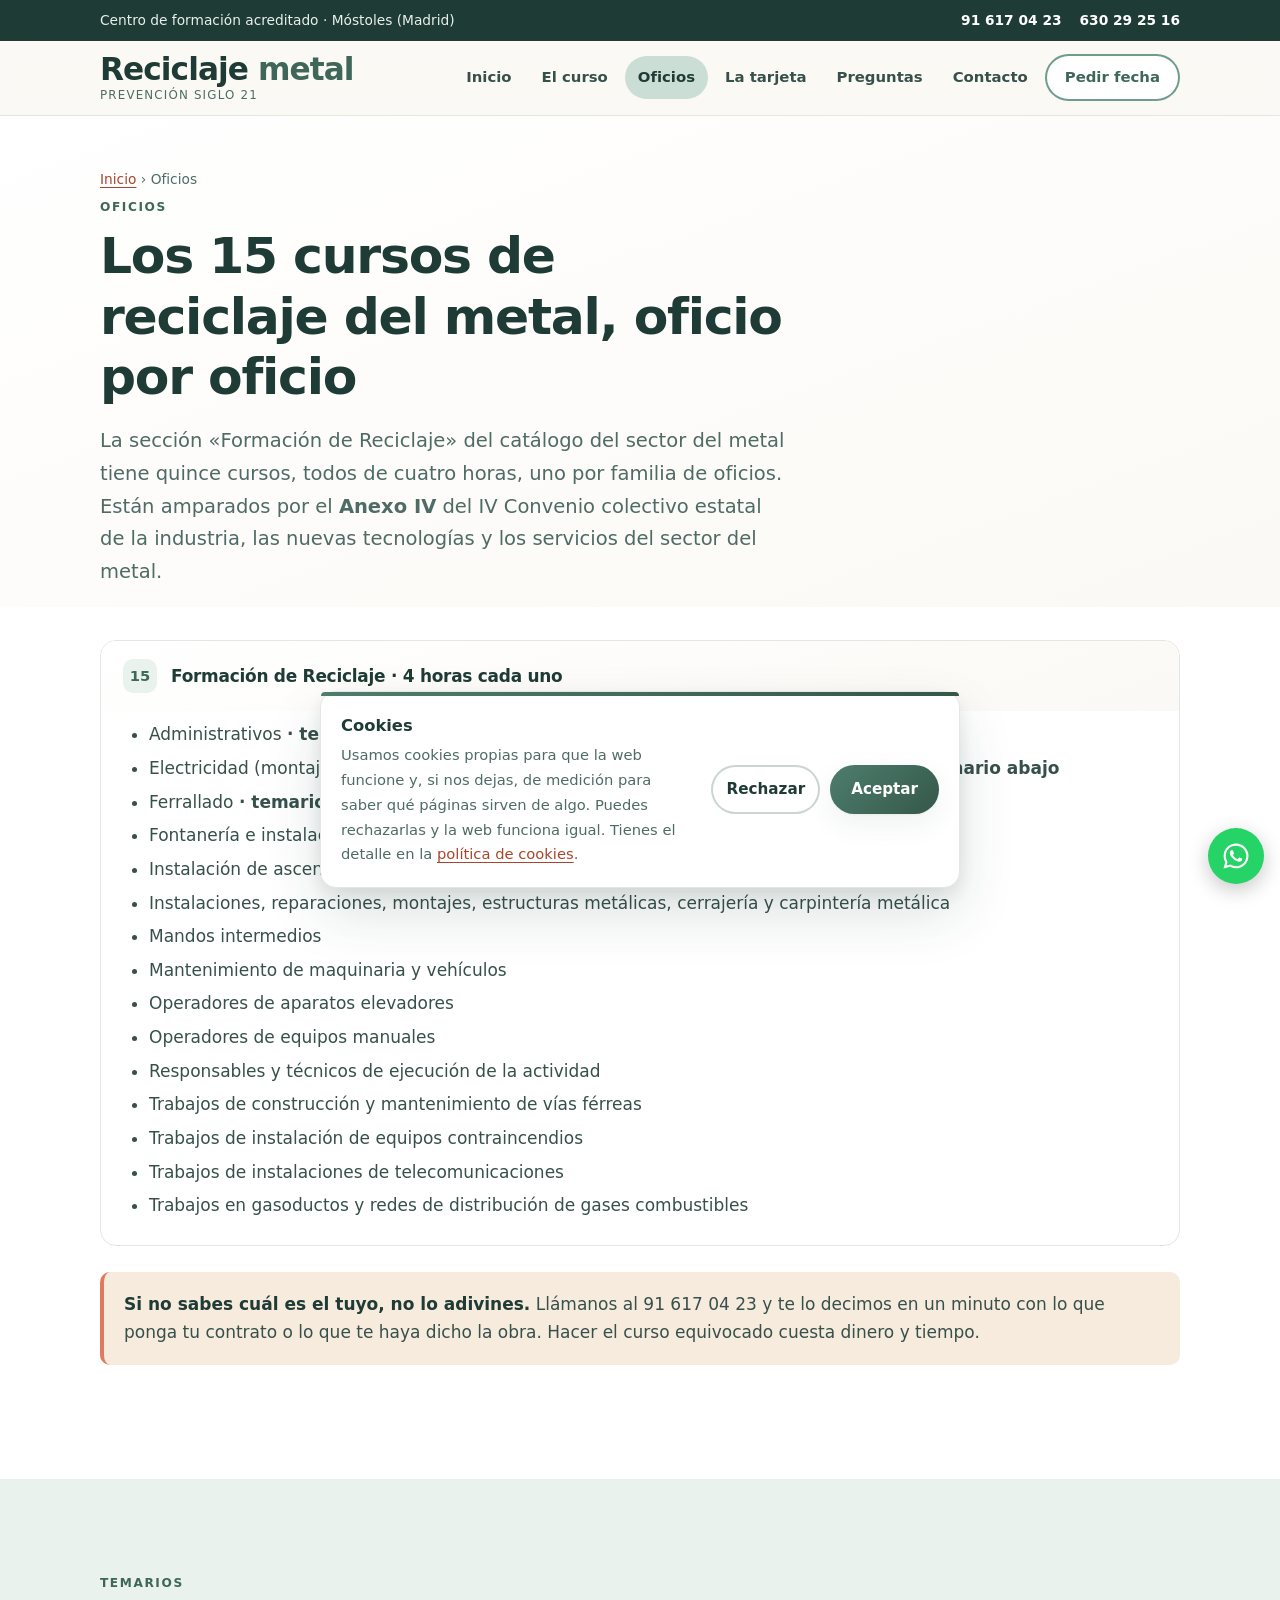
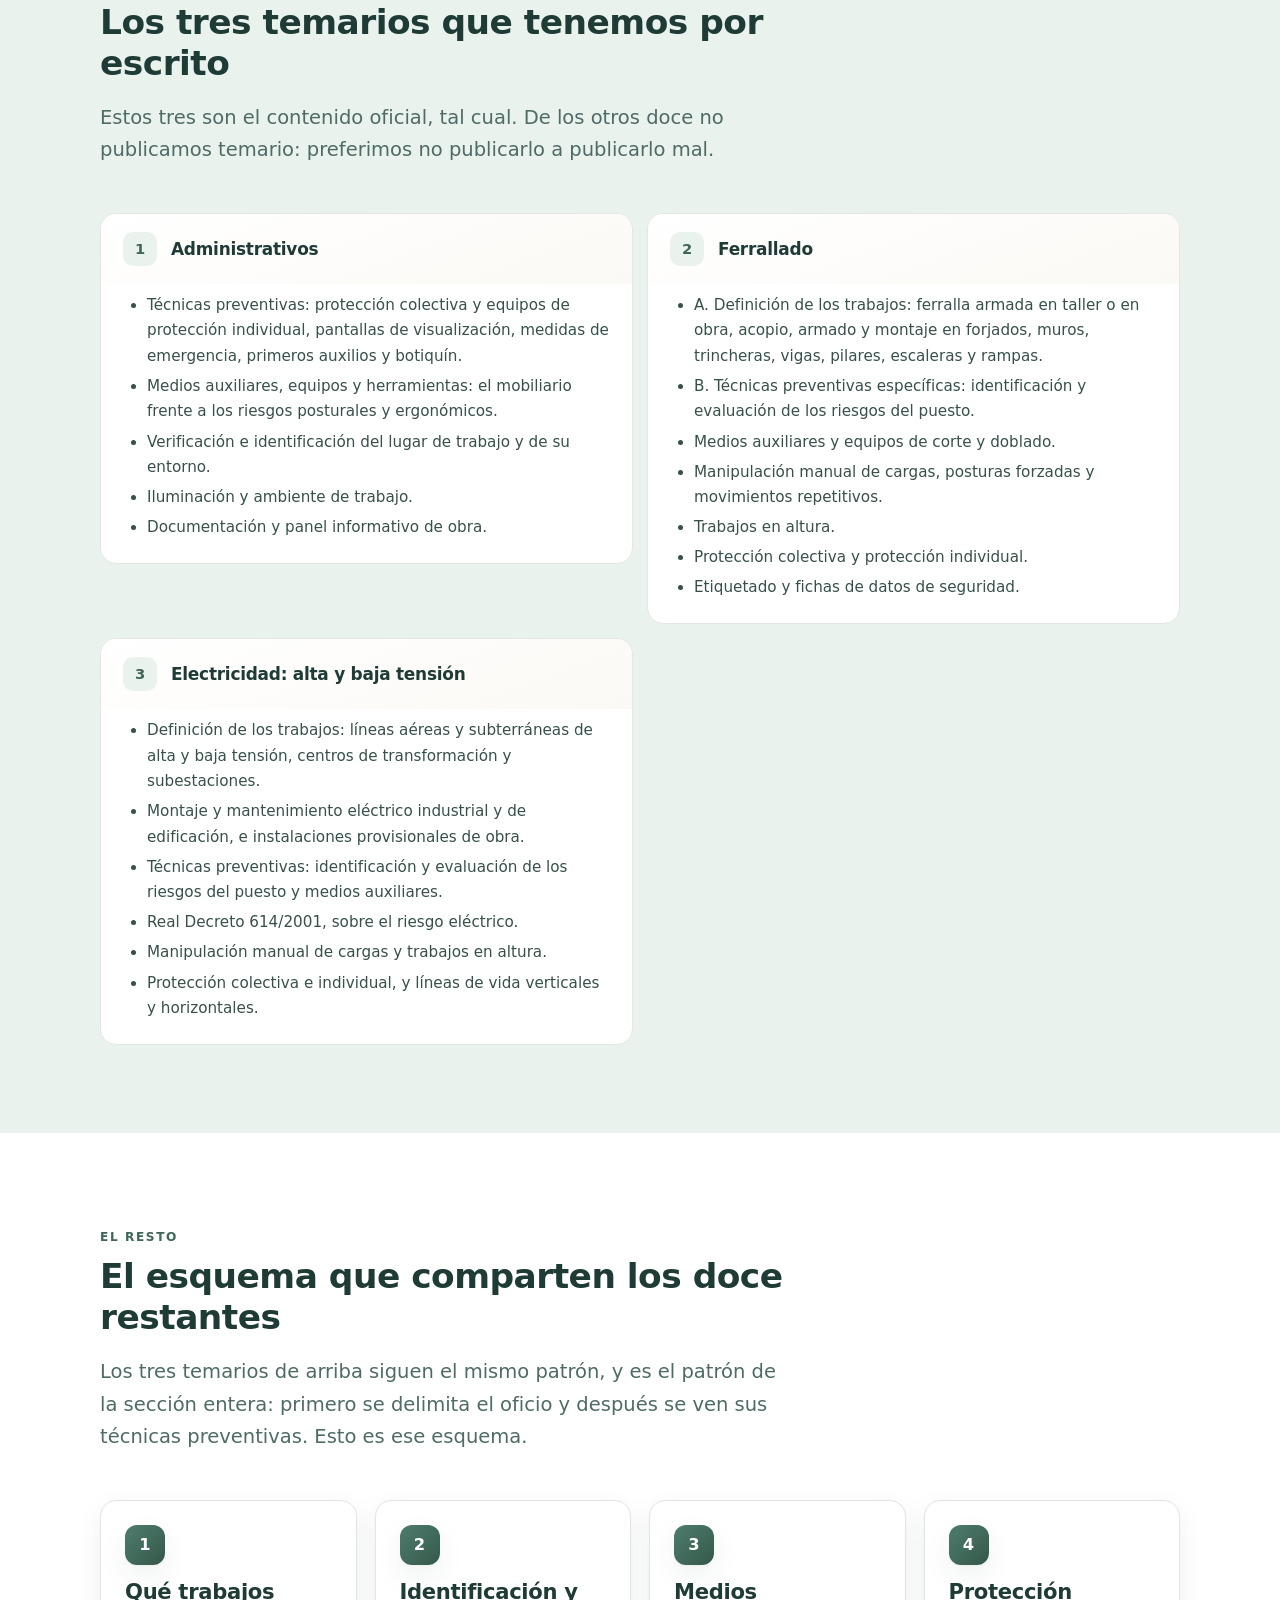
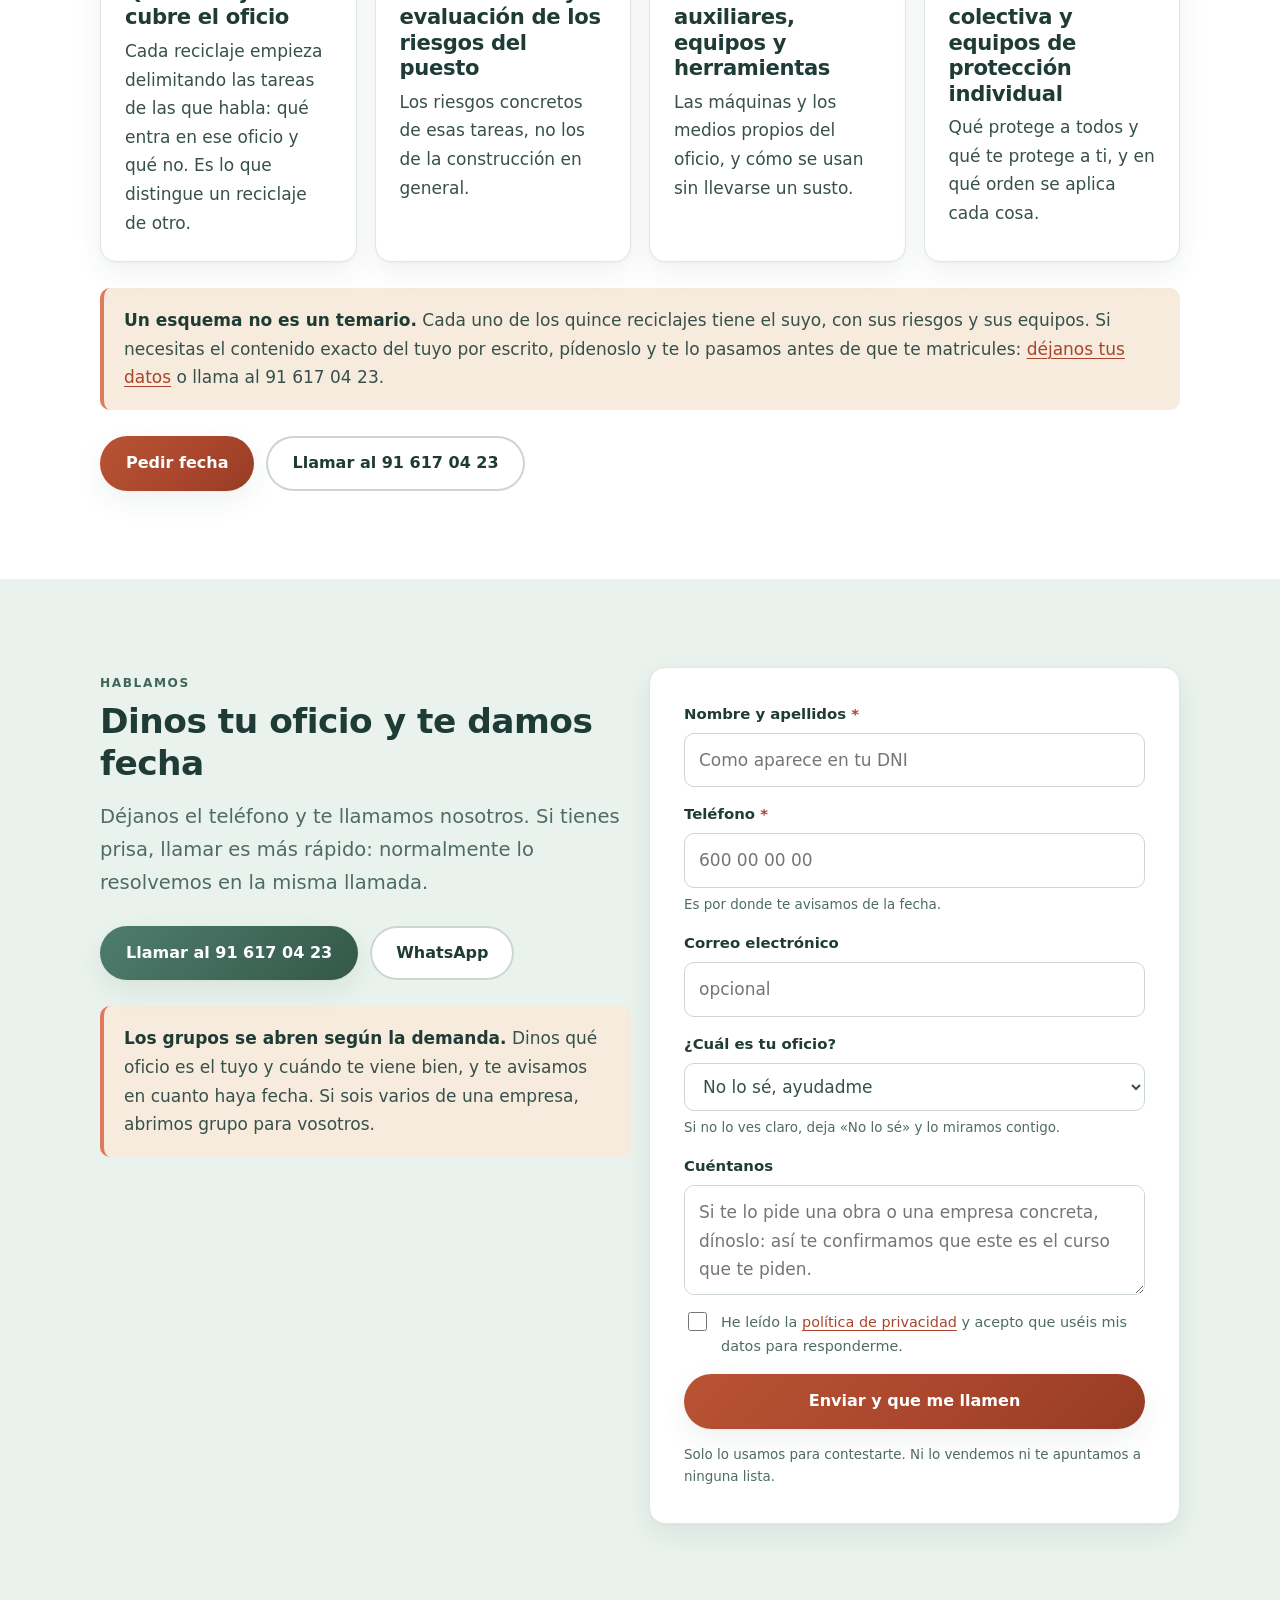
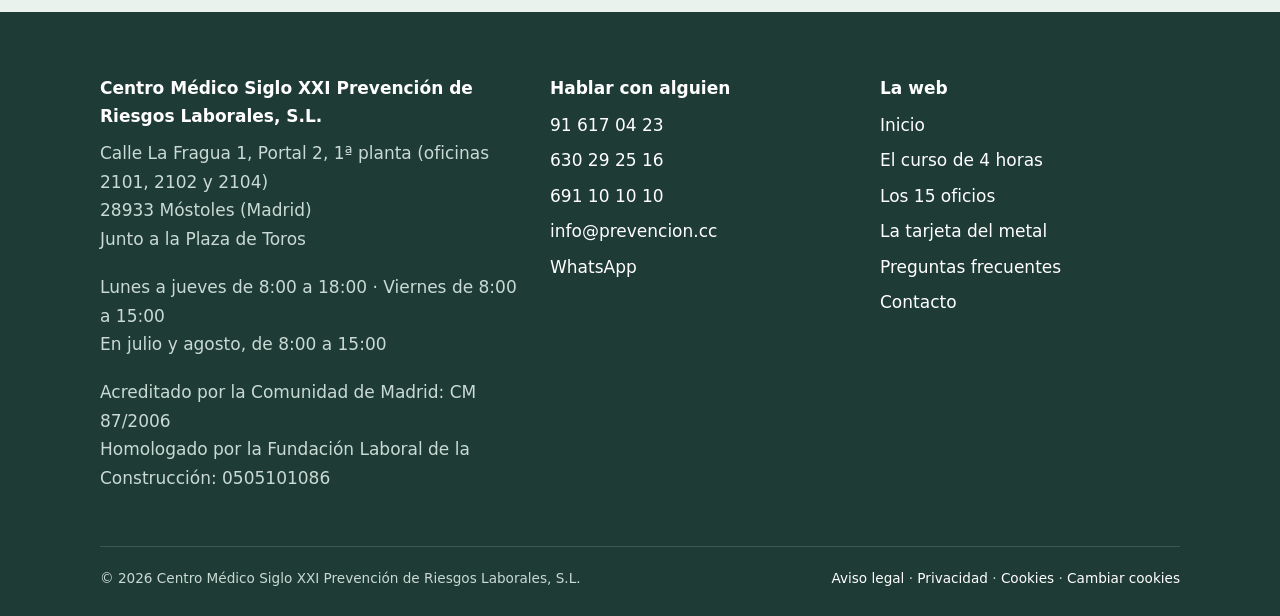
<file: oficios/index.html>
<!doctype html>
<html lang="es-ES" data-gtm="GTM-56SQ9M6R">
<head>
<meta charset="utf-8">
<meta name="viewport" content="width=device-width, initial-scale=1">
<title>Los 15 cursos de reciclaje del metal, oficio por oficio</title>
<meta name="description" content="Los quince reciclajes de 4 horas del catálogo del metal, con el temario oficial de administrativos, ferrallado y electricidad de alta y baja tensión.">
<link rel="canonical" href="https://reciclajemetal.es/oficios/">
<meta name="robots" content="index, follow, max-snippet:-1, max-image-preview:large">
<meta name="theme-color" content="#1F3B35">
<meta property="og:type" content="website">
<meta property="og:site_name" content="Reciclaje del metal de 4 horas · Prevención Siglo 21">
<meta property="og:locale" content="es_ES">
<meta property="og:title" content="Los 15 cursos de reciclaje del metal, oficio por oficio">
<meta property="og:description" content="Los quince reciclajes de 4 horas del catálogo del metal, con el temario oficial de administrativos, ferrallado y electricidad de alta y baja tensión.">
<meta property="og:url" content="https://reciclajemetal.es/oficios/">
<meta name="twitter:card" content="summary">
<link rel="icon" href="/favicon.svg" type="image/svg+xml">
<style>:root{--tinta:#1F3B35;--texto:#37504B;--tenue:#4F6B66;--papel:#ffffff;--crema:#FBF9F5;--menta:#E9F2ED;--cielo:#E6EEF2;--arena:#F6EBDD;--salvia:#6E9C8D;--salvia-osc:#3F6759;--salvia-tenue:#CBDED6;--coral:#E07A5F;--coral-osc:#A8452C;--coral-tenue:#FBE7E0;--borde:#E2E7E2;--borde-fuerte:#CBD6D1;--deg-salvia:linear-gradient(135deg,#4E7D6D 0%,#40695A 55%,#345748 100%);--deg-coral:linear-gradient(135deg,#B85433 0%,#A8452C 60%,#963C24 100%);--deg-papel:linear-gradient(160deg,#FFFFFF 0%,#FBF9F5 100%);--deg-hero:radial-gradient(1200px 620px at 12% -8%,#E9F2ED 0%,rgba(233,242,237,0) 62%),radial-gradient(1000px 560px at 92% 6%,#F6EBDD 0%,rgba(246,235,221,0) 60%),radial-gradient(900px 520px at 55% 108%,#E6EEF2 0%,rgba(230,238,242,0) 64%);--sombra:0 1px 2px rgba(31,59,53,.04),0 10px 28px rgba(31,59,53,.07);--sombra-alta:0 6px 16px rgba(31,59,53,.10),0 26px 56px rgba(31,59,53,.14);--brillo:0 0 0 4px rgba(110,156,141,.18);--brillo-coral:0 0 0 4px rgba(224,122,95,.22);--radio:16px;--radio-sm:10px;--ancho:1120px;--fuente:"Segoe UI",system-ui,-apple-system,"Helvetica Neue",Arial,sans-serif}*,*::before,*::after{box-sizing:border-box}html{scroll-behavior:smooth;-webkit-text-size-adjust:100%;overflow-x:hidden;scroll-padding-top:84px}body{margin:0;font-family:var(--fuente);font-size:17px;line-height:1.68;color:var(--texto);background:var(--crema);-webkit-font-smoothing:antialiased}img,svg,iframe{max-width:100%}img{height:auto;display:block}.wrap{width:100%;max-width:var(--ancho);margin:0 auto;padding:0 20px}:focus-visible{outline:3px solid var(--salvia-osc);outline-offset:3px;border-radius:4px}.saltar{position:absolute;left:-9999px;top:0;z-index:100;background:var(--tinta);color:#fff;padding:12px 18px;border-radius:0 0 var(--radio-sm) 0;font-weight:600}.saltar:focus{left:0}h1,h2,h3,h4{color:var(--tinta);line-height:1.2;margin:0 0 .5em;font-weight:700;letter-spacing:-.015em}h1{font-size:clamp(1.95rem,5.2vw,3.15rem);letter-spacing:-.025em}h2{font-size:clamp(1.5rem,3.6vw,2.15rem)}h3{font-size:clamp(1.12rem,2.2vw,1.32rem)}h4{font-size:1.02rem}p{margin:0 0 1.15em}a{color:var(--coral-osc);text-decoration-thickness:1px;text-underline-offset:3px}a:hover{color:var(--tinta)}.entradilla{font-size:clamp(1.05rem,2.1vw,1.22rem);color:var(--tenue);max-width:62ch}.rotulo{display:inline-block;font-size:.76rem;font-weight:800;letter-spacing:.13em;text-transform:uppercase;color:var(--salvia-osc);margin:0 0 .7em}.seccion{padding:clamp(48px,7vw,88px) 0}.seccion--menta{background:var(--menta)}.seccion--crema{background:var(--deg-papel)}.seccion--papel{background:var(--papel)}.cabecera-seccion{max-width:64ch;margin-bottom:clamp(28px,4vw,46px)}.barra{background:var(--tinta);color:#E8F0EC;font-size:.86rem}.barra__in{display:flex;flex-wrap:wrap;gap:6px 22px;align-items:center;justify-content:space-between;padding:9px 20px}.barra a{color:#fff;font-weight:600;text-decoration:none}.barra a:hover{text-decoration:underline}.barra__tels{display:flex;gap:18px;flex-wrap:wrap}.cab{position:sticky;top:0;z-index:50;background:rgba(251,249,245,.92);backdrop-filter:saturate(1.4) blur(10px);border-bottom:1px solid var(--borde)}.cab__in{display:flex;align-items:center;justify-content:space-between;gap:16px;padding:12px 20px}.logo{display:flex;flex-direction:column;text-decoration:none;line-height:1.16}.logo__marca{font-weight:800;font-size:1.16rem;color:var(--tinta);letter-spacing:-.02em}.logo__marca b{color:var(--salvia-osc);font-weight:800}.logo__sub{font-size:.69rem;letter-spacing:.1em;text-transform:uppercase;color:var(--tenue)}.nav ul{display:flex;align-items:center;gap:4px;list-style:none;margin:0;padding:0}.nav a:not(.btn){display:block;padding:9px 13px;border-radius:999px;color:var(--texto);text-decoration:none;font-size:.93rem;font-weight:600;transition:background .18s ease,color .18s ease}.nav a:not(.btn):hover{background:var(--menta);color:var(--tinta)}.nav a:not(.btn).activo{background:var(--salvia-tenue);color:var(--tinta)}.nav .btn{padding:11px 20px;font-size:.93rem}.menu-check,.menu-boton{display:none}.btn{position:relative;z-index:0;overflow:hidden;display:inline-flex;align-items:center;justify-content:center;gap:9px;padding:14px 26px;border:0;border-radius:999px;font:inherit;font-weight:700;font-size:1rem;text-decoration:none;cursor:pointer;transition:transform .22s cubic-bezier(.2,.7,.3,1),box-shadow .22s ease,filter .22s ease}.btn--cta{background:var(--deg-coral);color:#fff;box-shadow:var(--sombra)}.btn--cta:hover{color:#fff;transform:translateY(-2px) scale(1.035);box-shadow:var(--sombra-alta),var(--brillo-coral);filter:saturate(1.06)}.btn--salvia{background:var(--deg-salvia);color:#fff;box-shadow:var(--sombra)}.btn--salvia:hover{color:#fff;transform:translateY(-2px) scale(1.035);box-shadow:var(--sombra-alta),var(--brillo)}.btn--linea{background:var(--papel);color:var(--tinta);box-shadow:inset 0 0 0 2px var(--borde-fuerte)}.btn--linea:hover{color:var(--tinta);transform:translateY(-2px) scale(1.035);box-shadow:inset 0 0 0 2px var(--salvia),var(--brillo)}.btn:active{transform:translateY(0) scale(.99)}.btn::after{content:"";position:absolute;z-index:-1;top:-60%;bottom:-60%;left:-55%;width:38%;background:linear-gradient(100deg,transparent 0%,rgba(255,255,255,.10) 26%,rgba(255,255,255,.55) 50%,rgba(255,255,255,.10) 74%,transparent 100%);transform:translateX(0) skewX(-18deg);animation:destello 4.2s cubic-bezier(.5,0,.5,1) infinite}.btn--linea::after{background:linear-gradient(100deg,transparent,rgba(110,156,141,.18) 50%,transparent)}.btn:hover::after{animation-duration:1.2s}@keyframes destello{0%{transform:translateX(0) skewX(-18deg)}55%,100%{transform:translateX(455%) skewX(-18deg)}}.botonera{display:flex;flex-wrap:wrap;gap:12px;margin-top:26px}.hero{position:relative;overflow:hidden;background:var(--crema)}.hero::before{content:"";position:absolute;inset:0;background:var(--deg-hero);pointer-events:none}.hero__in{position:relative;padding:clamp(46px,8vw,96px) 20px clamp(40px,6vw,78px)}.hero__grid{display:grid;gap:clamp(30px,5vw,56px);align-items:center}.sello{display:inline-flex;align-items:center;gap:9px;background:var(--papel);border:1px solid var(--salvia-tenue);color:var(--salvia-osc);font-weight:700;font-size:.82rem;padding:7px 15px;border-radius:999px;box-shadow:var(--sombra)}.sello__punto{width:8px;height:8px;border-radius:50%;background:var(--salvia);box-shadow:0 0 0 4px rgba(110,156,141,.20)}.hero h1{margin:.55em 0 .3em}.hero h1 em{font-style:normal;color:var(--salvia-osc)}.ficha{background:var(--papel);border-radius:var(--radio);box-shadow:var(--sombra);padding:26px;border:1px solid var(--borde);position:relative;overflow:hidden}.ficha::before{content:"";position:absolute;inset:0 0 auto 0;height:5px;background:var(--deg-salvia)}.ficha__precio{display:flex;align-items:baseline;gap:10px;margin-bottom:2px}.ficha__euros{font-size:clamp(2.5rem,7vw,3.4rem);font-weight:800;color:var(--tinta);line-height:1}.ficha__iva{font-size:.9rem;color:var(--tenue);font-weight:600}.ficha__lista{list-style:none;margin:18px 0 0;padding:0;display:grid;gap:11px}.ficha__lista li{display:flex;gap:11px;align-items:flex-start;font-size:.96rem}.ficha__lista svg{flex:none;margin-top:3px}.cifras{background:var(--papel);border-top:1px solid var(--borde);border-bottom:1px solid var(--borde)}.cifras__grid{display:grid;grid-template-columns:repeat(4,1fr);gap:4px;padding:32px 0;text-align:center}.cifra__n{display:block;font-weight:800;line-height:1.05;color:var(--tinta);font-size:clamp(1.65rem,3.6vw,2.5rem)}.cifra__t{display:block;font-size:.84rem;color:var(--tenue);margin-top:5px}.rejilla{display:grid;gap:18px}.rejilla--2{grid-template-columns:repeat(2,1fr)}.rejilla--3{grid-template-columns:repeat(3,1fr)}.rejilla--4{grid-template-columns:repeat(4,1fr)}.tarjeta{background:var(--papel);border:1px solid var(--borde);border-radius:var(--radio);padding:24px;box-shadow:var(--sombra);position:relative;overflow:hidden;transition:transform .26s cubic-bezier(.2,.7,.3,1),box-shadow .26s ease,border-color .26s ease}.tarjeta:hover{transform:translateY(-4px) scale(1.012);box-shadow:var(--sombra-alta);border-color:var(--salvia-tenue)}.tarjeta h3{margin-bottom:.35em}.tarjeta p:last-child{margin-bottom:0}.tarjeta__num{display:inline-flex;align-items:center;justify-content:center;width:40px;height:40px;border-radius:12px;margin-bottom:14px;background:var(--deg-salvia);color:#fff;font-weight:800;font-size:1.02rem;box-shadow:var(--sombra)}.tarjeta--acento .tarjeta__num{background:var(--deg-coral)}.icono{display:inline-flex;align-items:center;justify-content:center;width:44px;height:44px;border-radius:13px;margin-bottom:14px;background:var(--menta);color:var(--salvia-osc)}.icono svg{width:22px;height:22px}.aviso{background:var(--arena);border-left:4px solid var(--coral);border-radius:var(--radio-sm);padding:18px 20px;margin:26px 0}.aviso p:last-child{margin-bottom:0}.aviso strong{color:var(--tinta)}.bloque{background:var(--papel);border:1px solid var(--borde);border-radius:var(--radio);overflow:hidden;margin-bottom:14px;transition:box-shadow .24s ease,border-color .24s ease}.bloque:hover{box-shadow:var(--sombra);border-color:var(--salvia-tenue)}.bloque__cab{display:flex;gap:14px;align-items:center;padding:18px 22px;background:var(--deg-papel)}.bloque__n{flex:none;width:34px;height:34px;border-radius:10px;display:grid;place-items:center;background:var(--menta);color:var(--salvia-osc);font-weight:800;font-size:.92rem}.bloque__cab h3{margin:0;font-size:1.06rem}.bloque ul{margin:0;padding:4px 22px 20px 48px;color:var(--texto)}.bloque li{margin:.3em 0}.pregunta{background:var(--papel);border:1px solid var(--borde);border-radius:var(--radio-sm);margin-bottom:10px;overflow:hidden;transition:border-color .2s ease,box-shadow .2s ease}.pregunta:hover{border-color:var(--salvia-tenue);box-shadow:var(--sombra)}.pregunta[open]{border-color:var(--salvia-tenue);box-shadow:var(--sombra)}.pregunta summary{cursor:pointer;list-style:none;padding:16px 52px 16px 20px;font-weight:700;color:var(--tinta);position:relative}.pregunta summary::-webkit-details-marker{display:none}.pregunta summary::after{content:"";position:absolute;right:20px;top:50%;width:10px;height:10px;margin-top:-6px;border-right:2.5px solid var(--salvia-osc);border-bottom:2.5px solid var(--salvia-osc);transform:rotate(45deg);transition:transform .22s ease}.pregunta[open] summary::after{transform:rotate(-135deg);margin-top:-2px}.pregunta__cuerpo{padding:0 20px 18px}.pregunta__cuerpo p:last-child{margin-bottom:0}.tabla-envoltorio{overflow-x:auto;border-radius:var(--radio);border:1px solid var(--borde);background:var(--papel)}table{width:100%;border-collapse:collapse;font-size:.95rem}th,td{padding:13px 16px;text-align:left;border-bottom:1px solid var(--borde)}th{background:var(--menta);color:var(--tinta);font-weight:700;white-space:nowrap}tr:last-child td{border-bottom:0}.form{display:grid;gap:15px}.campo{display:grid;gap:6px}.campo label{font-weight:600;font-size:.93rem;color:var(--tinta)}.campo .obl{color:var(--coral-osc)}.campo input,.campo select,.campo textarea{font:inherit;color:var(--texto);background:var(--papel);border:1.5px solid var(--borde-fuerte);border-radius:var(--radio-sm);padding:12px 14px;width:100%;transition:border-color .18s ease,box-shadow .18s ease}.campo input:hover,.campo select:hover,.campo textarea:hover{border-color:var(--salvia)}.campo input:focus,.campo select:focus,.campo textarea:focus{outline:none;border-color:var(--salvia-osc);box-shadow:var(--brillo)}.campo textarea{min-height:110px;resize:vertical}.campo .pista{font-size:.84rem;color:var(--tenue)}.consentimiento{display:flex;gap:11px;align-items:flex-start;font-size:.9rem;color:var(--tenue)}.consentimiento input{width:19px;height:19px;flex:none;margin-top:2px;accent-color:var(--salvia-osc)}.form__aviso{font-size:.84rem;color:var(--tenue);margin:0}.form-caja{background:var(--papel);border:1px solid var(--borde);border-radius:var(--radio);padding:clamp(22px,3.5vw,34px);box-shadow:var(--sombra)}.resultado{border-radius:var(--radio-sm);padding:15px 18px;font-weight:600;margin-top:4px}.resultado--ok{background:var(--menta);color:var(--salvia-osc);border:1px solid var(--salvia-tenue)}.resultado--mal{background:var(--coral-tenue);color:var(--coral-osc);border:1px solid #F0C4B7}.pie{background:var(--tinta);color:#C9DAD4;padding:clamp(40px,5vw,62px) 0 26px}.pie a{color:#fff;text-decoration:none}.pie a:hover{text-decoration:underline;color:#fff}.pie__grid{display:grid;gap:30px}.pie__titulo{color:#fff;font-weight:700;margin-bottom:.5em}.pie ul{list-style:none;margin:0;padding:0;display:grid;gap:7px}.pie__legal{margin-top:34px;padding-top:20px;border-top:1px solid rgba(255,255,255,.14);font-size:.85rem;display:flex;flex-wrap:wrap;gap:8px 20px;justify-content:space-between}.wasap{position:fixed;right:16px;bottom:16px;z-index:40;width:56px;height:56px;border-radius:50%;display:grid;place-items:center;background:#25D366;color:#fff;box-shadow:0 6px 20px rgba(0,0,0,.22);transition:transform .22s cubic-bezier(.2,.7,.3,1),box-shadow .22s ease}.wasap:hover{transform:scale(1.1);box-shadow:0 10px 28px rgba(0,0,0,.28);color:#fff}.wasap svg{width:30px;height:30px}.js .aparece{opacity:0;transform:translateY(20px)}.js .aparece.visible{opacity:1;transform:none;transition:opacity .55s ease,transform .55s ease}@media (prefers-reduced-motion:reduce){html{scroll-behavior:auto}.js .aparece{opacity:1;transform:none;transition:none}.btn::after{display:none}.btn:hover,.tarjeta:hover,.wasap:hover{transform:none}*{animation-duration:.001ms !important;animation-iteration-count:1 !important}}@media (min-width:720px){.hero__grid{grid-template-columns:1.15fr .85fr}.pie__grid{grid-template-columns:1.4fr 1fr 1fr}}@media (max-width:980px){.rejilla--4{grid-template-columns:repeat(2,1fr)}}@media (max-width:860px){.cab__in{flex-wrap:wrap}.menu-boton{display:grid;place-items:center;width:46px;height:46px;border-radius:12px;cursor:pointer;background:var(--menta)}.menu-boton span,.menu-boton span::before,.menu-boton span::after{content:"";display:block;width:20px;height:2px;border-radius:2px;background:var(--tinta);transition:transform .22s ease,opacity .22s ease}.menu-boton span::before{transform:translateY(-6px)}.menu-boton span::after{transform:translateY(4px)}.menu-check:checked + .menu-boton span{background:transparent}.menu-check:checked + .menu-boton span::before{transform:translateY(0) rotate(45deg)}.menu-check:checked + .menu-boton span::after{transform:translateY(-2px) rotate(-45deg)}.nav{flex-basis:100%;max-height:0;overflow:hidden;transition:max-height .3s ease}.menu-check:checked ~ .nav{max-height:32rem}.nav ul{flex-direction:column;align-items:stretch;gap:2px;padding:8px 0 12px}.nav a{padding:12px 14px;border-radius:var(--radio-sm)}.nav .btn{width:100%;margin-top:8px}}@media (max-width:700px){.rejilla--2,.rejilla--3{grid-template-columns:1fr}.cifras__grid{grid-template-columns:1fr 1fr;gap:22px 4px}.barra__in{justify-content:center;text-align:center}}@media (max-width:420px){.rejilla--4{grid-template-columns:1fr}}@media print{.cab,.barra,.wasap,.botonera,.form-caja,.pie__legal{display:none}body{background:#fff;font-size:12pt}.seccion{padding:12pt 0}a[href^="http"]::after{content:" (" attr(href) ")";font-size:9pt;color:#555}}.cookies{position:fixed;left:12px;right:12px;bottom:12px;z-index:60;background:var(--papel);border:1px solid var(--borde);border-radius:var(--radio);box-shadow:var(--sombra-alta);padding:20px;max-width:640px;margin:0 auto;opacity:0;transform:translateY(16px);transition:opacity .3s ease,transform .3s cubic-bezier(.2,.7,.3,1)}.cookies.visible{opacity:1;transform:none}.cookies::before{content:"";position:absolute;inset:0 0 auto 0;height:4px;border-radius:var(--radio) var(--radio) 0 0;background:var(--deg-salvia)}.cookies__in{display:grid;gap:16px}.cookies__texto strong{display:block;color:var(--tinta);font-size:1.02rem;margin-bottom:4px}.cookies__texto p{margin:0;font-size:.92rem;color:var(--tenue)}.cookies__botones{display:flex;gap:10px}.cookies__botones .btn{flex:1;padding:12px 18px;font-size:.95rem}@media (min-width:620px){.cookies__in{grid-template-columns:1fr auto;align-items:center}.cookies__botones{flex:none}}@media (prefers-reduced-motion:reduce){.cookies{transition:none;opacity:1;transform:none}}.logo__marca{font-size:1.95rem;letter-spacing:-.03em;line-height:1.05}.logo__sub{font-size:.74rem;margin-top:3px}@media (max-width:520px){.logo__marca{font-size:1.5rem}}.nav .btn--cta{background:var(--papel);color:var(--salvia-osc);box-shadow:inset 0 0 0 2px var(--salvia);transition:transform .24s cubic-bezier(.2,.7,.3,1),box-shadow .24s ease,background .24s ease,color .24s ease}.nav .btn--cta:hover{transform:scale(1.2);color:#fff;background:var(--deg-salvia);box-shadow:inset 0 0 0 2px transparent,var(--sombra-alta),var(--brillo)}.nav .btn--cta::after{display:none}.linterna{position:relative;overflow:hidden}.linterna::before{content:"";position:absolute;inset:0;pointer-events:none;opacity:0;transition:opacity .35s ease;background:radial-gradient(220px circle at var(--mx,50%) var(--my,50%),rgba(110,156,141,.30) 0%,rgba(110,156,141,.14) 38%,rgba(110,156,141,0) 70%)}.linterna:hover::before{opacity:1}.cifra__n{background-image:linear-gradient(100deg,var(--tinta) 0%,var(--tinta) 40%,var(--salvia) 50%,var(--tinta) 60%,var(--tinta) 100%);background-size:300% 100%;background-position:100% 0;-webkit-background-clip:text;background-clip:text;transition:background-position .75s ease}.cifras__grid>div:hover .cifra__n{background-position:0 0;-webkit-text-fill-color:transparent;color:transparent}.cifras__grid>div{border-radius:var(--radio);padding:10px 6px}.ficha--luz{transition:box-shadow .3s ease,border-color .3s ease}.ficha--luz:hover{box-shadow:var(--sombra-alta);border-color:var(--salvia-tenue)}.ficha--luz::before{z-index:2}.tarjeta.linterna:hover{border-color:var(--salvia)}.barras{margin:26px 0 6px}.barras__barra{display:flex;height:54px;border-radius:12px;overflow:hidden;box-shadow:var(--sombra);border:1px solid var(--borde)}.barras__parte{display:grid;place-items:center;color:#fff;font-weight:800;font-size:1.02rem;letter-spacing:-.01em}.barras__parte--aula{flex:20;background:linear-gradient(135deg,#35594C 0%,#2B4A3F 100%)}.barras__parte--online{flex:40;background:linear-gradient(135deg,#4E7D6D 0%,#40695A 100%)}.barras__pies{display:flex;margin-top:10px;gap:0}.barras__pie{font-size:.9rem;color:var(--tenue);padding-right:12px}.barras__pie strong{display:block;color:var(--tinta);font-size:.98rem}.barras__pie--aula{flex:20}.barras__pie--online{flex:40}@media (max-width:560px){.barras__parte{font-size:.88rem}.barras__pie{font-size:.82rem}}.temario-2{display:grid;gap:14px;align-items:start}@media (min-width:860px){.temario-2{grid-template-columns:1fr 1fr}}.temario-2 .bloque{margin-bottom:0}.temario-2 .bloque ul{padding:4px 20px 18px 46px;font-size:.95rem}.tels{list-style:none;margin:0;padding:0;display:grid;gap:10px;text-align:center}.tels a{display:block;font-size:1.28rem;font-weight:800;color:var(--salvia-osc);text-decoration:none;letter-spacing:-.01em;padding:8px 10px;border-radius:var(--radio-sm);transition:background .18s ease,transform .18s ease}.tels a:hover{background:var(--menta);color:var(--tinta);transform:scale(1.04)}.direccion{color:var(--texto);text-decoration:none;display:inline-block}.direccion:hover{color:var(--salvia-osc);text-decoration:underline}@media (prefers-reduced-motion:reduce){.linterna::before{display:none}.cifra__n{background-image:none;transition:none}.cifras__grid>div:hover .cifra__n{color:var(--tinta);-webkit-text-fill-color:currentColor}.nav .btn--cta:hover,.tels a:hover{transform:none}}main>.seccion:first-child{padding-top:clamp(22px,3vw,40px);padding-bottom:clamp(10px,1.4vw,18px)}main>.seccion:first-child .cabecera-seccion{margin-bottom:0}main>.seccion:first-child + .seccion{padding-top:clamp(20px,2.6vw,40px)}main>.seccion:first-child .entradilla:last-child{margin-bottom:0}main>.seccion:first-child h1{margin-bottom:.35em}@media (max-width:700px){main>.seccion:first-child{padding-top:18px;padding-bottom:8px}main>.seccion:first-child + .seccion{padding-top:18px}.seccion{padding:34px 0}.cabecera-seccion{margin-bottom:20px}main>.seccion:first-child .botonera{margin-top:18px}}</style>
<link rel="stylesheet" href="/botones-movil.css?v=20261106f"><script src="/botones-movil.js?v=20261106f" defer></script>
<script type="application/ld+json">{"@context":"https://schema.org","@type":"BreadcrumbList","itemListElement":[{"@type":"ListItem","position":1,"name":"Inicio","item":"https://reciclajemetal.es/"},{"@type":"ListItem","position":2,"name":"Oficios","item":"https://reciclajemetal.es/oficios/"}]}</script>
</head>
<body>
<a class="saltar" href="#principal">Saltar al contenido</a>

<div class="barra">
  <div class="wrap barra__in">
    <span>Centro de formación acreditado · Móstoles (Madrid)</span>
    <span class="barra__tels"><a href="tel:+34916170423">91 617 04 23</a> <a href="tel:+34630292516">630 29 25 16</a></span>
  </div>
</div>

<header class="cab">
  <div class="wrap cab__in">
    <a class="logo" href="/">
      <span class="logo__marca">Reciclaje <b>metal</b></span>
      <span class="logo__sub">Prevención Siglo 21</span>
    </a>
    <input type="checkbox" id="abrir-menu" class="menu-check" hidden>
    <label for="abrir-menu" class="menu-boton" aria-label="Abrir el menú"><span></span></label>
    <nav class="nav" aria-label="Principal">
      <ul>
        <li><a href="/">Inicio</a></li>
        <li><a href="/curso-reciclaje-metal-4-horas/">El curso</a></li>
        <li><a href="/oficios/" class="activo" aria-current="page">Oficios</a></li>
        <li><a href="/tarjeta-profesional-metal/">La tarjeta</a></li>
        <li><a href="/preguntas-frecuentes/">Preguntas</a></li>
        <li><a href="/contacto/">Contacto</a></li>
        <li><a class="btn btn--cta" href="/contacto/">Pedir fecha</a></li>
      </ul>
    </nav>
  </div>
</header>

<main id="principal">

<section class="seccion seccion--crema">
  <nav class="wrap" aria-label="Migas de pan" style="padding-top:14px;padding-bottom:0;font-size:.86rem;color:var(--tenue)"><a href="/">Inicio</a> › <span>Oficios</span></nav>
  <div class="wrap">
    <div class="cabecera-seccion">
      <p class="rotulo">Oficios</p>
      <h1>Los 15 cursos de reciclaje del metal, oficio por oficio</h1>
      <p class="entradilla">La sección «Formación de Reciclaje» del catálogo
      del sector del metal tiene quince cursos, todos de cuatro horas, uno por
      familia de oficios. Están amparados por el <strong>Anexo IV</strong> del
      IV Convenio colectivo estatal de la industria, las nuevas tecnologías y los servicios del sector del metal.</p>
    </div>
  </div>
</section>

<section class="seccion seccion--papel">
  <div class="wrap">
    <article class="bloque aparece">
      <div class="bloque__cab"><span class="bloque__n">15</span>
      <h3>Formación de Reciclaje · 4 horas cada uno</h3></div>
      <ul><li>Administrativos <strong>· temario abajo</strong></li><li>Electricidad (montaje y mantenimiento de instalaciones eléctricas de alta y baja tensión) <strong>· temario abajo</strong></li><li>Ferrallado <strong>· temario abajo</strong></li><li>Fontanería e instalaciones de climatización</li><li>Instalación de ascensores</li><li>Instalaciones, reparaciones, montajes, estructuras metálicas, cerrajería y carpintería metálica</li><li>Mandos intermedios</li><li>Mantenimiento de maquinaria y vehículos</li><li>Operadores de aparatos elevadores</li><li>Operadores de equipos manuales</li><li>Responsables y técnicos de ejecución de la actividad</li><li>Trabajos de construcción y mantenimiento de vías férreas</li><li>Trabajos de instalación de equipos contraincendios</li><li>Trabajos de instalaciones de telecomunicaciones</li><li>Trabajos en gasoductos y redes de distribución de gases combustibles</li></ul>
    </article>
    <div class="aviso aparece" data-orden="1">
      <p><strong>Si no sabes cuál es el tuyo, no lo adivines.</strong>
      Llámanos al 91 617 04 23 y te lo decimos en un minuto con lo que ponga tu
      contrato o lo que te haya dicho la obra. Hacer el curso equivocado cuesta
      dinero y tiempo.</p>
    </div>
  </div>
</section>

<section class="seccion seccion--menta">
  <div class="wrap">
    <div class="cabecera-seccion aparece">
      <p class="rotulo">Temarios</p>
      <h2>Los tres temarios que tenemos por escrito</h2>
      <p class="entradilla">Estos tres son el contenido oficial, tal cual. De
      los otros doce no publicamos temario: preferimos no publicarlo a
      publicarlo mal.</p>
    </div>
    <div class="temario-2"><article class="bloque aparece" id="administrativos" data-orden="0"><div class="bloque__cab"><span class="bloque__n">1</span><h3>Administrativos</h3></div><ul><li>Técnicas preventivas: protección colectiva y equipos de protección individual, pantallas de visualización, medidas de emergencia, primeros auxilios y botiquín.</li><li>Medios auxiliares, equipos y herramientas: el mobiliario frente a los riesgos posturales y ergonómicos.</li><li>Verificación e identificación del lugar de trabajo y de su entorno.</li><li>Iluminación y ambiente de trabajo.</li><li>Documentación y panel informativo de obra.</li></ul></article><article class="bloque aparece" id="ferrallado" data-orden="1"><div class="bloque__cab"><span class="bloque__n">2</span><h3>Ferrallado</h3></div><ul><li>A. Definición de los trabajos: ferralla armada en taller o en obra, acopio, armado y montaje en forjados, muros, trincheras, vigas, pilares, escaleras y rampas.</li><li>B. Técnicas preventivas específicas: identificación y evaluación de los riesgos del puesto.</li><li>Medios auxiliares y equipos de corte y doblado.</li><li>Manipulación manual de cargas, posturas forzadas y movimientos repetitivos.</li><li>Trabajos en altura.</li><li>Protección colectiva y protección individual.</li><li>Etiquetado y fichas de datos de seguridad.</li></ul></article><article class="bloque aparece" id="electricidad" data-orden="2"><div class="bloque__cab"><span class="bloque__n">3</span><h3>Electricidad: alta y baja tensión</h3></div><ul><li>Definición de los trabajos: líneas aéreas y subterráneas de alta y baja tensión, centros de transformación y subestaciones.</li><li>Montaje y mantenimiento eléctrico industrial y de edificación, e instalaciones provisionales de obra.</li><li>Técnicas preventivas: identificación y evaluación de los riesgos del puesto y medios auxiliares.</li><li>Real Decreto 614/2001, sobre el riesgo eléctrico.</li><li>Manipulación manual de cargas y trabajos en altura.</li><li>Protección colectiva e individual, y líneas de vida verticales y horizontales.</li></ul></article></div>
  </div>
</section>

<section class="seccion seccion--papel">
  <div class="wrap">
    <div class="cabecera-seccion aparece">
      <p class="rotulo">El resto</p>
      <h2>El esquema que comparten los doce restantes</h2>
      <p class="entradilla">Los tres temarios de arriba siguen el mismo patrón,
      y es el patrón de la sección entera: primero se delimita el oficio y
      después se ven sus técnicas preventivas. Esto es ese esquema.</p>
    </div>
    <div class="rejilla rejilla--4"><article class="tarjeta aparece" data-orden="0"><span class="tarjeta__num">1</span><h3>Qué trabajos cubre el oficio</h3><p>Cada reciclaje empieza delimitando las tareas de las que habla: qué entra en ese oficio y qué no. Es lo que distingue un reciclaje de otro.</p></article><article class="tarjeta aparece" data-orden="1"><span class="tarjeta__num">2</span><h3>Identificación y evaluación de los riesgos del puesto</h3><p>Los riesgos concretos de esas tareas, no los de la construcción en general.</p></article><article class="tarjeta aparece" data-orden="2"><span class="tarjeta__num">3</span><h3>Medios auxiliares, equipos y herramientas</h3><p>Las máquinas y los medios propios del oficio, y cómo se usan sin llevarse un susto.</p></article><article class="tarjeta aparece" data-orden="3"><span class="tarjeta__num">4</span><h3>Protección colectiva y equipos de protección individual</h3><p>Qué protege a todos y qué te protege a ti, y en qué orden se aplica cada cosa.</p></article></div>
    <div class="aviso aparece" data-orden="4">
      <p><strong>Un esquema no es un temario.</strong> Cada uno de los quince
      reciclajes tiene el suyo, con sus riesgos y sus equipos. Si necesitas el
      contenido exacto del tuyo por escrito, pídenoslo y te lo pasamos antes de
      que te matricules: <a href="/contacto/">déjanos tus datos</a> o llama al
      91 617 04 23.</p>
    </div>
    <div class="botonera"><a class="btn btn--cta" href="/contacto/">Pedir fecha</a><a class="btn btn--linea" href="tel:+34916170423">Llamar al 91 617 04 23</a></div>
  </div>
</section>

<section class="seccion seccion--menta" id="pedir">
  <div class="wrap">
    <div class="rejilla rejilla--2">
      <div class="aparece">
        <p class="rotulo">Hablamos</p>
        <h2>Dinos tu oficio y te damos fecha</h2>
        <p class="entradilla">Déjanos el teléfono y te llamamos nosotros. Si
        tienes prisa, llamar es más rápido: normalmente lo resolvemos en la
        misma llamada.</p>
        <div class="botonera">
          <a class="btn btn--salvia" href="tel:+34916170423">Llamar al 91 617 04 23</a>
          <a class="btn btn--linea" href="https://wa.me/34630292516?text=Hola,%20quiero%20informaci%C3%B3n%20sobre%20el%20reciclaje%20del%20metal%20de%204%20horas"
             rel="noopener">WhatsApp</a>
        </div>
        <div class="aviso">
          <p><strong>Los grupos se abren según la demanda.</strong> Dinos qué
          oficio es el tuyo y cuándo te viene bien, y te avisamos en cuanto
          haya fecha. Si sois varios de una empresa, abrimos grupo para
          vosotros.</p>
        </div>
      </div>

      <div class="form-caja aparece" data-orden="1">
        <form class="form" method="post" action="https://formularios.tpcmetal.es/enviar/reciclajemetal">
          <input type="hidden" name="_next" value="https://reciclajemetal.es/gracias/">
          <input type="hidden" name="_t" value="">
          <input type="hidden" name="Origen" value="reciclajemetal.es/oficios/">
          <p style="position:absolute;left:-9999px" aria-hidden="true">
            <label>No rellenar <input type="text" name="_honey" tabindex="-1" autocomplete="off"></label>
          </p>

          <div class="campo">
            <label for="nombre">Nombre y apellidos <span class="obl">*</span></label>
            <input id="nombre" name="Nombre" type="text" required autocomplete="name"
                   maxlength="80" placeholder="Como aparece en tu DNI">
          </div>
          <div class="campo">
            <label for="telefono">Teléfono <span class="obl">*</span></label>
            <input id="telefono" name="Telefono" type="tel" required autocomplete="tel"
                   inputmode="tel" maxlength="20" placeholder="600 00 00 00">
            <span class="pista">Es por donde te avisamos de la fecha.</span>
          </div>
          <div class="campo">
            <label for="correo">Correo electrónico</label>
            <input id="correo" name="Email" type="email" autocomplete="email"
                   maxlength="90" placeholder="opcional">
          </div>
          <div class="campo">
            <label for="cuando">¿Cuál es tu oficio?</label>
            <select id="cuando" name="Curso"><option value="Reciclaje metal 4 h">No lo sé, ayudadme</option><option value="Reciclaje metal 4 h · Administrativos">Administrativos</option><option value="Reciclaje metal 4 h · Electricidad">Electricidad (montaje y mantenimiento de instalaciones eléctricas de alta y baja tensión)</option><option value="Reciclaje metal 4 h · Ferrallado">Ferrallado</option><option value="Reciclaje metal 4 h · Fontanería e instalaciones de climatización">Fontanería e instalaciones de climatización</option><option value="Reciclaje metal 4 h · Instalación de ascensores">Instalación de ascensores</option><option value="Reciclaje metal 4 h · Instalaciones, reparaciones, montajes, estructuras metálicas, cerrajería y carpintería metálica">Instalaciones, reparaciones, montajes, estructuras metálicas, cerrajería y carpintería metálica</option><option value="Reciclaje metal 4 h · Mandos intermedios">Mandos intermedios</option><option value="Reciclaje metal 4 h · Mantenimiento de maquinaria y vehículos">Mantenimiento de maquinaria y vehículos</option><option value="Reciclaje metal 4 h · Operadores de aparatos elevadores">Operadores de aparatos elevadores</option><option value="Reciclaje metal 4 h · Operadores de equipos manuales">Operadores de equipos manuales</option><option value="Reciclaje metal 4 h · Responsables y técnicos de ejecución de la actividad">Responsables y técnicos de ejecución de la actividad</option><option value="Reciclaje metal 4 h · Trabajos de construcción y mantenimiento de vías férreas">Trabajos de construcción y mantenimiento de vías férreas</option><option value="Reciclaje metal 4 h · Trabajos de instalación de equipos contraincendios">Trabajos de instalación de equipos contraincendios</option><option value="Reciclaje metal 4 h · Trabajos de instalaciones de telecomunicaciones">Trabajos de instalaciones de telecomunicaciones</option><option value="Reciclaje metal 4 h · Trabajos en gasoductos y redes de distribución de gases combustibles">Trabajos en gasoductos y redes de distribución de gases combustibles</option></select>
            <span class="pista">Si no lo ves claro, deja «No lo sé» y lo miramos
            contigo.</span>
          </div>
          <div class="campo">
            <label for="mensaje">Cuéntanos</label>
            <textarea id="mensaje" name="Mensaje" maxlength="900"
              placeholder="Si te lo pide una obra o una empresa concreta, dínoslo: así te confirmamos que este es el curso que te piden."></textarea>
          </div>
          <label class="consentimiento">
            <input type="checkbox" name="Acepto" value="si" required>
            <span>He leído la <a href="/politica-de-privacidad/">política de
            privacidad</a> y acepto que uséis mis datos para responderme.</span>
          </label>
          <button type="submit" class="btn btn--cta">Enviar y que me llamen</button>
          <p class="form__aviso">Solo lo usamos para contestarte. Ni lo vendemos
          ni te apuntamos a ninguna lista.</p>
        </form>
      </div>
    </div>
  </div>
</section>
</main>

<footer class="pie">
  <div class="wrap">
    <div class="pie__grid">
      <div>
        <p class="pie__titulo">Centro Médico Siglo XXI Prevención de Riesgos Laborales, S.L.</p>
        <p>Calle La Fragua 1, Portal 2, 1ª planta (oficinas 2101, 2102 y 2104)<br>28933 Móstoles (Madrid)<br>Junto a la Plaza de Toros</p>
        <p>Lunes a jueves de 8:00 a 18:00 · Viernes de 8:00 a 15:00<br>En julio y agosto, de 8:00 a 15:00</p>
        <p>Acreditado por la Comunidad de Madrid: CM 87/2006<br>
        Homologado por la Fundación Laboral de la Construcción: 0505101086</p>
      </div>
      <div>
        <p class="pie__titulo">Hablar con alguien</p>
        <ul>
          <li><a href="tel:+34916170423">91 617 04 23</a></li>
          <li><a href="tel:+34630292516">630 29 25 16</a></li>
          <li><a href="tel:+34691101010">691 10 10 10</a></li>
          <li><a href="mailto:info@prevencion.cc">info@prevencion.cc</a></li>
          <li><a href="https://wa.me/34630292516?text=Hola,%20quiero%20informaci%C3%B3n%20sobre%20el%20reciclaje%20del%20metal%20de%204%20horas" rel="noopener">WhatsApp</a></li>
        </ul>
      </div>
      <div>
        <p class="pie__titulo">La web</p>
        <ul>
          <li><a href="/">Inicio</a></li>
          <li><a href="/curso-reciclaje-metal-4-horas/">El curso de 4 horas</a></li>
          <li><a href="/oficios/">Los 15 oficios</a></li>
          <li><a href="/tarjeta-profesional-metal/">La tarjeta del metal</a></li>
          <li><a href="/preguntas-frecuentes/">Preguntas frecuentes</a></li>
          <li><a href="/contacto/">Contacto</a></li>
        </ul>
      </div>
    </div>
    <div class="pie__legal">
      <span>© <span id="anyo">2026</span> Centro Médico Siglo XXI Prevención de Riesgos Laborales, S.L.</span>
      <span>
        <a href="/aviso-legal/">Aviso legal</a> ·
        <a href="/politica-de-privacidad/">Privacidad</a> ·
        <a href="/politica-de-cookies/">Cookies</a> ·
        <a href="#" data-abrir-cookies>Cambiar cookies</a>
      </span>
    </div>
  </div>
</footer>

<a class="wasap" href="https://wa.me/34630292516?text=Hola,%20quiero%20informaci%C3%B3n%20sobre%20el%20reciclaje%20del%20metal%20de%204%20horas" rel="noopener"
   aria-label="Escribir por WhatsApp">
  <svg viewBox="0 0 24 24" fill="currentColor" aria-hidden="true"><path d="M12.04 2A9.9 9.9 0 0 0 2.1 11.9c0 1.75.46 3.45 1.34 4.95L2 22l5.3-1.39a9.9 9.9 0 0 0 4.74 1.21h.01a9.9 9.9 0 0 0 9.9-9.9A9.9 9.9 0 0 0 12.04 2zm0 18.15h-.01a8.2 8.2 0 0 1-4.19-1.15l-.3-.18-3.11.82.83-3.03-.2-.31a8.22 8.22 0 1 1 6.98 3.85zm4.5-6.16c-.25-.12-1.46-.72-1.68-.8-.23-.09-.39-.13-.56.12s-.64.8-.78.97c-.15.16-.29.18-.53.06-.25-.12-1.04-.38-1.98-1.22-.73-.65-1.23-1.46-1.37-1.71-.14-.24-.02-.38.11-.5.11-.11.25-.29.37-.44.13-.15.17-.25.25-.41.09-.17.04-.31-.02-.43-.06-.12-.56-1.34-.76-1.84-.2-.48-.4-.42-.56-.43h-.48c-.16 0-.43.06-.65.31-.22.25-.85.83-.85 2.03s.87 2.35.99 2.51c.12.17 1.71 2.61 4.15 3.66.58.25 1.03.4 1.39.51.58.19 1.11.16 1.53.1.47-.07 1.46-.6 1.66-1.18.21-.58.21-1.07.14-1.18-.06-.1-.22-.16-.47-.28z"/></svg>
</a>

<script src="/web.js" defer></script>
<script src="/respaldo-formularios.js" defer></script>
</body>
</html>
</file>
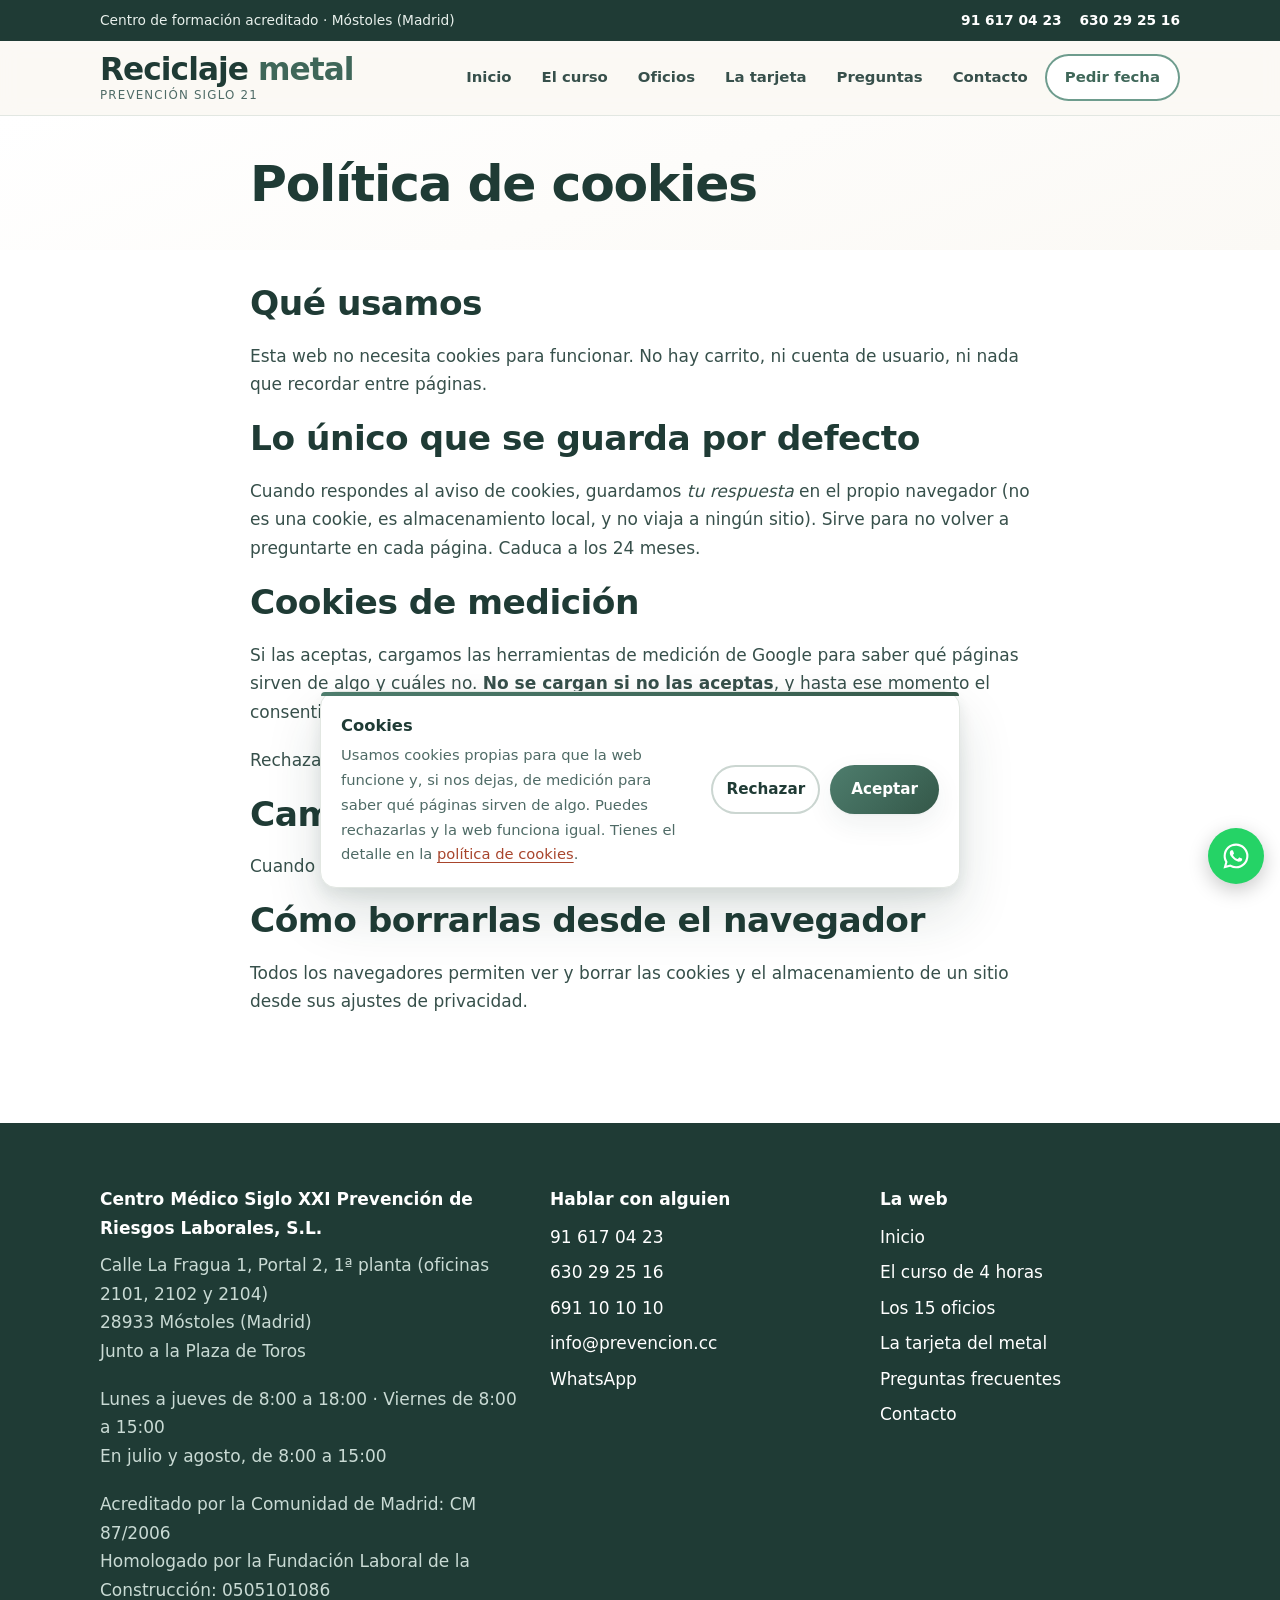
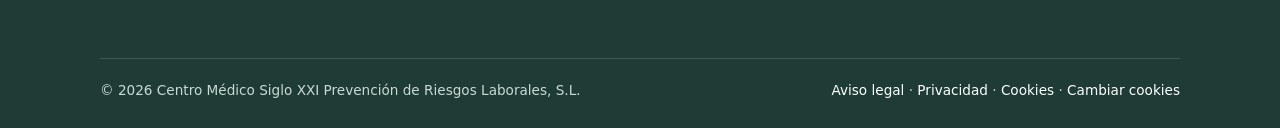
<file: politica-de-cookies/index.html>
<!doctype html>
<html lang="es-ES" data-gtm="GTM-56SQ9M6R">
<head>
<meta charset="utf-8">
<meta name="viewport" content="width=device-width, initial-scale=1">
<title>Política de cookies | reciclajemetal.es</title>
<meta name="description" content="Qué cookies usa esta web, qué se guarda si no aceptas nada y cómo rechazarlas o cambiar de opinión cuando quieras.">
<link rel="canonical" href="https://reciclajemetal.es/politica-de-cookies/">
<meta name="robots" content="index, follow, max-snippet:-1, max-image-preview:large">
<meta name="theme-color" content="#1F3B35">
<meta property="og:type" content="website">
<meta property="og:site_name" content="Reciclaje del metal de 4 horas · Prevención Siglo 21">
<meta property="og:locale" content="es_ES">
<meta property="og:title" content="Política de cookies | reciclajemetal.es">
<meta property="og:description" content="Qué cookies usa esta web, qué se guarda si no aceptas nada y cómo rechazarlas o cambiar de opinión cuando quieras.">
<meta property="og:url" content="https://reciclajemetal.es/politica-de-cookies/">
<meta name="twitter:card" content="summary">
<link rel="icon" href="/favicon.svg" type="image/svg+xml">
<style>:root{--tinta:#1F3B35;--texto:#37504B;--tenue:#4F6B66;--papel:#ffffff;--crema:#FBF9F5;--menta:#E9F2ED;--cielo:#E6EEF2;--arena:#F6EBDD;--salvia:#6E9C8D;--salvia-osc:#3F6759;--salvia-tenue:#CBDED6;--coral:#E07A5F;--coral-osc:#A8452C;--coral-tenue:#FBE7E0;--borde:#E2E7E2;--borde-fuerte:#CBD6D1;--deg-salvia:linear-gradient(135deg,#4E7D6D 0%,#40695A 55%,#345748 100%);--deg-coral:linear-gradient(135deg,#B85433 0%,#A8452C 60%,#963C24 100%);--deg-papel:linear-gradient(160deg,#FFFFFF 0%,#FBF9F5 100%);--deg-hero:radial-gradient(1200px 620px at 12% -8%,#E9F2ED 0%,rgba(233,242,237,0) 62%),radial-gradient(1000px 560px at 92% 6%,#F6EBDD 0%,rgba(246,235,221,0) 60%),radial-gradient(900px 520px at 55% 108%,#E6EEF2 0%,rgba(230,238,242,0) 64%);--sombra:0 1px 2px rgba(31,59,53,.04),0 10px 28px rgba(31,59,53,.07);--sombra-alta:0 6px 16px rgba(31,59,53,.10),0 26px 56px rgba(31,59,53,.14);--brillo:0 0 0 4px rgba(110,156,141,.18);--brillo-coral:0 0 0 4px rgba(224,122,95,.22);--radio:16px;--radio-sm:10px;--ancho:1120px;--fuente:"Segoe UI",system-ui,-apple-system,"Helvetica Neue",Arial,sans-serif}*,*::before,*::after{box-sizing:border-box}html{scroll-behavior:smooth;-webkit-text-size-adjust:100%;overflow-x:hidden;scroll-padding-top:84px}body{margin:0;font-family:var(--fuente);font-size:17px;line-height:1.68;color:var(--texto);background:var(--crema);-webkit-font-smoothing:antialiased}img,svg,iframe{max-width:100%}img{height:auto;display:block}.wrap{width:100%;max-width:var(--ancho);margin:0 auto;padding:0 20px}:focus-visible{outline:3px solid var(--salvia-osc);outline-offset:3px;border-radius:4px}.saltar{position:absolute;left:-9999px;top:0;z-index:100;background:var(--tinta);color:#fff;padding:12px 18px;border-radius:0 0 var(--radio-sm) 0;font-weight:600}.saltar:focus{left:0}h1,h2,h3,h4{color:var(--tinta);line-height:1.2;margin:0 0 .5em;font-weight:700;letter-spacing:-.015em}h1{font-size:clamp(1.95rem,5.2vw,3.15rem);letter-spacing:-.025em}h2{font-size:clamp(1.5rem,3.6vw,2.15rem)}h3{font-size:clamp(1.12rem,2.2vw,1.32rem)}h4{font-size:1.02rem}p{margin:0 0 1.15em}a{color:var(--coral-osc);text-decoration-thickness:1px;text-underline-offset:3px}a:hover{color:var(--tinta)}.entradilla{font-size:clamp(1.05rem,2.1vw,1.22rem);color:var(--tenue);max-width:62ch}.rotulo{display:inline-block;font-size:.76rem;font-weight:800;letter-spacing:.13em;text-transform:uppercase;color:var(--salvia-osc);margin:0 0 .7em}.seccion{padding:clamp(48px,7vw,88px) 0}.seccion--menta{background:var(--menta)}.seccion--crema{background:var(--deg-papel)}.seccion--papel{background:var(--papel)}.cabecera-seccion{max-width:64ch;margin-bottom:clamp(28px,4vw,46px)}.barra{background:var(--tinta);color:#E8F0EC;font-size:.86rem}.barra__in{display:flex;flex-wrap:wrap;gap:6px 22px;align-items:center;justify-content:space-between;padding:9px 20px}.barra a{color:#fff;font-weight:600;text-decoration:none}.barra a:hover{text-decoration:underline}.barra__tels{display:flex;gap:18px;flex-wrap:wrap}.cab{position:sticky;top:0;z-index:50;background:rgba(251,249,245,.92);backdrop-filter:saturate(1.4) blur(10px);border-bottom:1px solid var(--borde)}.cab__in{display:flex;align-items:center;justify-content:space-between;gap:16px;padding:12px 20px}.logo{display:flex;flex-direction:column;text-decoration:none;line-height:1.16}.logo__marca{font-weight:800;font-size:1.16rem;color:var(--tinta);letter-spacing:-.02em}.logo__marca b{color:var(--salvia-osc);font-weight:800}.logo__sub{font-size:.69rem;letter-spacing:.1em;text-transform:uppercase;color:var(--tenue)}.nav ul{display:flex;align-items:center;gap:4px;list-style:none;margin:0;padding:0}.nav a:not(.btn){display:block;padding:9px 13px;border-radius:999px;color:var(--texto);text-decoration:none;font-size:.93rem;font-weight:600;transition:background .18s ease,color .18s ease}.nav a:not(.btn):hover{background:var(--menta);color:var(--tinta)}.nav a:not(.btn).activo{background:var(--salvia-tenue);color:var(--tinta)}.nav .btn{padding:11px 20px;font-size:.93rem}.menu-check,.menu-boton{display:none}.btn{position:relative;z-index:0;overflow:hidden;display:inline-flex;align-items:center;justify-content:center;gap:9px;padding:14px 26px;border:0;border-radius:999px;font:inherit;font-weight:700;font-size:1rem;text-decoration:none;cursor:pointer;transition:transform .22s cubic-bezier(.2,.7,.3,1),box-shadow .22s ease,filter .22s ease}.btn--cta{background:var(--deg-coral);color:#fff;box-shadow:var(--sombra)}.btn--cta:hover{color:#fff;transform:translateY(-2px) scale(1.035);box-shadow:var(--sombra-alta),var(--brillo-coral);filter:saturate(1.06)}.btn--salvia{background:var(--deg-salvia);color:#fff;box-shadow:var(--sombra)}.btn--salvia:hover{color:#fff;transform:translateY(-2px) scale(1.035);box-shadow:var(--sombra-alta),var(--brillo)}.btn--linea{background:var(--papel);color:var(--tinta);box-shadow:inset 0 0 0 2px var(--borde-fuerte)}.btn--linea:hover{color:var(--tinta);transform:translateY(-2px) scale(1.035);box-shadow:inset 0 0 0 2px var(--salvia),var(--brillo)}.btn:active{transform:translateY(0) scale(.99)}.btn::after{content:"";position:absolute;z-index:-1;top:-60%;bottom:-60%;left:-55%;width:38%;background:linear-gradient(100deg,transparent 0%,rgba(255,255,255,.10) 26%,rgba(255,255,255,.55) 50%,rgba(255,255,255,.10) 74%,transparent 100%);transform:translateX(0) skewX(-18deg);animation:destello 4.2s cubic-bezier(.5,0,.5,1) infinite}.btn--linea::after{background:linear-gradient(100deg,transparent,rgba(110,156,141,.18) 50%,transparent)}.btn:hover::after{animation-duration:1.2s}@keyframes destello{0%{transform:translateX(0) skewX(-18deg)}55%,100%{transform:translateX(455%) skewX(-18deg)}}.botonera{display:flex;flex-wrap:wrap;gap:12px;margin-top:26px}.hero{position:relative;overflow:hidden;background:var(--crema)}.hero::before{content:"";position:absolute;inset:0;background:var(--deg-hero);pointer-events:none}.hero__in{position:relative;padding:clamp(46px,8vw,96px) 20px clamp(40px,6vw,78px)}.hero__grid{display:grid;gap:clamp(30px,5vw,56px);align-items:center}.sello{display:inline-flex;align-items:center;gap:9px;background:var(--papel);border:1px solid var(--salvia-tenue);color:var(--salvia-osc);font-weight:700;font-size:.82rem;padding:7px 15px;border-radius:999px;box-shadow:var(--sombra)}.sello__punto{width:8px;height:8px;border-radius:50%;background:var(--salvia);box-shadow:0 0 0 4px rgba(110,156,141,.20)}.hero h1{margin:.55em 0 .3em}.hero h1 em{font-style:normal;color:var(--salvia-osc)}.ficha{background:var(--papel);border-radius:var(--radio);box-shadow:var(--sombra);padding:26px;border:1px solid var(--borde);position:relative;overflow:hidden}.ficha::before{content:"";position:absolute;inset:0 0 auto 0;height:5px;background:var(--deg-salvia)}.ficha__precio{display:flex;align-items:baseline;gap:10px;margin-bottom:2px}.ficha__euros{font-size:clamp(2.5rem,7vw,3.4rem);font-weight:800;color:var(--tinta);line-height:1}.ficha__iva{font-size:.9rem;color:var(--tenue);font-weight:600}.ficha__lista{list-style:none;margin:18px 0 0;padding:0;display:grid;gap:11px}.ficha__lista li{display:flex;gap:11px;align-items:flex-start;font-size:.96rem}.ficha__lista svg{flex:none;margin-top:3px}.cifras{background:var(--papel);border-top:1px solid var(--borde);border-bottom:1px solid var(--borde)}.cifras__grid{display:grid;grid-template-columns:repeat(4,1fr);gap:4px;padding:32px 0;text-align:center}.cifra__n{display:block;font-weight:800;line-height:1.05;color:var(--tinta);font-size:clamp(1.65rem,3.6vw,2.5rem)}.cifra__t{display:block;font-size:.84rem;color:var(--tenue);margin-top:5px}.rejilla{display:grid;gap:18px}.rejilla--2{grid-template-columns:repeat(2,1fr)}.rejilla--3{grid-template-columns:repeat(3,1fr)}.rejilla--4{grid-template-columns:repeat(4,1fr)}.tarjeta{background:var(--papel);border:1px solid var(--borde);border-radius:var(--radio);padding:24px;box-shadow:var(--sombra);position:relative;overflow:hidden;transition:transform .26s cubic-bezier(.2,.7,.3,1),box-shadow .26s ease,border-color .26s ease}.tarjeta:hover{transform:translateY(-4px) scale(1.012);box-shadow:var(--sombra-alta);border-color:var(--salvia-tenue)}.tarjeta h3{margin-bottom:.35em}.tarjeta p:last-child{margin-bottom:0}.tarjeta__num{display:inline-flex;align-items:center;justify-content:center;width:40px;height:40px;border-radius:12px;margin-bottom:14px;background:var(--deg-salvia);color:#fff;font-weight:800;font-size:1.02rem;box-shadow:var(--sombra)}.tarjeta--acento .tarjeta__num{background:var(--deg-coral)}.icono{display:inline-flex;align-items:center;justify-content:center;width:44px;height:44px;border-radius:13px;margin-bottom:14px;background:var(--menta);color:var(--salvia-osc)}.icono svg{width:22px;height:22px}.aviso{background:var(--arena);border-left:4px solid var(--coral);border-radius:var(--radio-sm);padding:18px 20px;margin:26px 0}.aviso p:last-child{margin-bottom:0}.aviso strong{color:var(--tinta)}.bloque{background:var(--papel);border:1px solid var(--borde);border-radius:var(--radio);overflow:hidden;margin-bottom:14px;transition:box-shadow .24s ease,border-color .24s ease}.bloque:hover{box-shadow:var(--sombra);border-color:var(--salvia-tenue)}.bloque__cab{display:flex;gap:14px;align-items:center;padding:18px 22px;background:var(--deg-papel)}.bloque__n{flex:none;width:34px;height:34px;border-radius:10px;display:grid;place-items:center;background:var(--menta);color:var(--salvia-osc);font-weight:800;font-size:.92rem}.bloque__cab h3{margin:0;font-size:1.06rem}.bloque ul{margin:0;padding:4px 22px 20px 48px;color:var(--texto)}.bloque li{margin:.3em 0}.pregunta{background:var(--papel);border:1px solid var(--borde);border-radius:var(--radio-sm);margin-bottom:10px;overflow:hidden;transition:border-color .2s ease,box-shadow .2s ease}.pregunta:hover{border-color:var(--salvia-tenue);box-shadow:var(--sombra)}.pregunta[open]{border-color:var(--salvia-tenue);box-shadow:var(--sombra)}.pregunta summary{cursor:pointer;list-style:none;padding:16px 52px 16px 20px;font-weight:700;color:var(--tinta);position:relative}.pregunta summary::-webkit-details-marker{display:none}.pregunta summary::after{content:"";position:absolute;right:20px;top:50%;width:10px;height:10px;margin-top:-6px;border-right:2.5px solid var(--salvia-osc);border-bottom:2.5px solid var(--salvia-osc);transform:rotate(45deg);transition:transform .22s ease}.pregunta[open] summary::after{transform:rotate(-135deg);margin-top:-2px}.pregunta__cuerpo{padding:0 20px 18px}.pregunta__cuerpo p:last-child{margin-bottom:0}.tabla-envoltorio{overflow-x:auto;border-radius:var(--radio);border:1px solid var(--borde);background:var(--papel)}table{width:100%;border-collapse:collapse;font-size:.95rem}th,td{padding:13px 16px;text-align:left;border-bottom:1px solid var(--borde)}th{background:var(--menta);color:var(--tinta);font-weight:700;white-space:nowrap}tr:last-child td{border-bottom:0}.form{display:grid;gap:15px}.campo{display:grid;gap:6px}.campo label{font-weight:600;font-size:.93rem;color:var(--tinta)}.campo .obl{color:var(--coral-osc)}.campo input,.campo select,.campo textarea{font:inherit;color:var(--texto);background:var(--papel);border:1.5px solid var(--borde-fuerte);border-radius:var(--radio-sm);padding:12px 14px;width:100%;transition:border-color .18s ease,box-shadow .18s ease}.campo input:hover,.campo select:hover,.campo textarea:hover{border-color:var(--salvia)}.campo input:focus,.campo select:focus,.campo textarea:focus{outline:none;border-color:var(--salvia-osc);box-shadow:var(--brillo)}.campo textarea{min-height:110px;resize:vertical}.campo .pista{font-size:.84rem;color:var(--tenue)}.consentimiento{display:flex;gap:11px;align-items:flex-start;font-size:.9rem;color:var(--tenue)}.consentimiento input{width:19px;height:19px;flex:none;margin-top:2px;accent-color:var(--salvia-osc)}.form__aviso{font-size:.84rem;color:var(--tenue);margin:0}.form-caja{background:var(--papel);border:1px solid var(--borde);border-radius:var(--radio);padding:clamp(22px,3.5vw,34px);box-shadow:var(--sombra)}.resultado{border-radius:var(--radio-sm);padding:15px 18px;font-weight:600;margin-top:4px}.resultado--ok{background:var(--menta);color:var(--salvia-osc);border:1px solid var(--salvia-tenue)}.resultado--mal{background:var(--coral-tenue);color:var(--coral-osc);border:1px solid #F0C4B7}.pie{background:var(--tinta);color:#C9DAD4;padding:clamp(40px,5vw,62px) 0 26px}.pie a{color:#fff;text-decoration:none}.pie a:hover{text-decoration:underline;color:#fff}.pie__grid{display:grid;gap:30px}.pie__titulo{color:#fff;font-weight:700;margin-bottom:.5em}.pie ul{list-style:none;margin:0;padding:0;display:grid;gap:7px}.pie__legal{margin-top:34px;padding-top:20px;border-top:1px solid rgba(255,255,255,.14);font-size:.85rem;display:flex;flex-wrap:wrap;gap:8px 20px;justify-content:space-between}.wasap{position:fixed;right:16px;bottom:16px;z-index:40;width:56px;height:56px;border-radius:50%;display:grid;place-items:center;background:#25D366;color:#fff;box-shadow:0 6px 20px rgba(0,0,0,.22);transition:transform .22s cubic-bezier(.2,.7,.3,1),box-shadow .22s ease}.wasap:hover{transform:scale(1.1);box-shadow:0 10px 28px rgba(0,0,0,.28);color:#fff}.wasap svg{width:30px;height:30px}.js .aparece{opacity:0;transform:translateY(20px)}.js .aparece.visible{opacity:1;transform:none;transition:opacity .55s ease,transform .55s ease}@media (prefers-reduced-motion:reduce){html{scroll-behavior:auto}.js .aparece{opacity:1;transform:none;transition:none}.btn::after{display:none}.btn:hover,.tarjeta:hover,.wasap:hover{transform:none}*{animation-duration:.001ms !important;animation-iteration-count:1 !important}}@media (min-width:720px){.hero__grid{grid-template-columns:1.15fr .85fr}.pie__grid{grid-template-columns:1.4fr 1fr 1fr}}@media (max-width:980px){.rejilla--4{grid-template-columns:repeat(2,1fr)}}@media (max-width:860px){.cab__in{flex-wrap:wrap}.menu-boton{display:grid;place-items:center;width:46px;height:46px;border-radius:12px;cursor:pointer;background:var(--menta)}.menu-boton span,.menu-boton span::before,.menu-boton span::after{content:"";display:block;width:20px;height:2px;border-radius:2px;background:var(--tinta);transition:transform .22s ease,opacity .22s ease}.menu-boton span::before{transform:translateY(-6px)}.menu-boton span::after{transform:translateY(4px)}.menu-check:checked + .menu-boton span{background:transparent}.menu-check:checked + .menu-boton span::before{transform:translateY(0) rotate(45deg)}.menu-check:checked + .menu-boton span::after{transform:translateY(-2px) rotate(-45deg)}.nav{flex-basis:100%;max-height:0;overflow:hidden;transition:max-height .3s ease}.menu-check:checked ~ .nav{max-height:32rem}.nav ul{flex-direction:column;align-items:stretch;gap:2px;padding:8px 0 12px}.nav a{padding:12px 14px;border-radius:var(--radio-sm)}.nav .btn{width:100%;margin-top:8px}}@media (max-width:700px){.rejilla--2,.rejilla--3{grid-template-columns:1fr}.cifras__grid{grid-template-columns:1fr 1fr;gap:22px 4px}.barra__in{justify-content:center;text-align:center}}@media (max-width:420px){.rejilla--4{grid-template-columns:1fr}}@media print{.cab,.barra,.wasap,.botonera,.form-caja,.pie__legal{display:none}body{background:#fff;font-size:12pt}.seccion{padding:12pt 0}a[href^="http"]::after{content:" (" attr(href) ")";font-size:9pt;color:#555}}.cookies{position:fixed;left:12px;right:12px;bottom:12px;z-index:60;background:var(--papel);border:1px solid var(--borde);border-radius:var(--radio);box-shadow:var(--sombra-alta);padding:20px;max-width:640px;margin:0 auto;opacity:0;transform:translateY(16px);transition:opacity .3s ease,transform .3s cubic-bezier(.2,.7,.3,1)}.cookies.visible{opacity:1;transform:none}.cookies::before{content:"";position:absolute;inset:0 0 auto 0;height:4px;border-radius:var(--radio) var(--radio) 0 0;background:var(--deg-salvia)}.cookies__in{display:grid;gap:16px}.cookies__texto strong{display:block;color:var(--tinta);font-size:1.02rem;margin-bottom:4px}.cookies__texto p{margin:0;font-size:.92rem;color:var(--tenue)}.cookies__botones{display:flex;gap:10px}.cookies__botones .btn{flex:1;padding:12px 18px;font-size:.95rem}@media (min-width:620px){.cookies__in{grid-template-columns:1fr auto;align-items:center}.cookies__botones{flex:none}}@media (prefers-reduced-motion:reduce){.cookies{transition:none;opacity:1;transform:none}}.logo__marca{font-size:1.95rem;letter-spacing:-.03em;line-height:1.05}.logo__sub{font-size:.74rem;margin-top:3px}@media (max-width:520px){.logo__marca{font-size:1.5rem}}.nav .btn--cta{background:var(--papel);color:var(--salvia-osc);box-shadow:inset 0 0 0 2px var(--salvia);transition:transform .24s cubic-bezier(.2,.7,.3,1),box-shadow .24s ease,background .24s ease,color .24s ease}.nav .btn--cta:hover{transform:scale(1.2);color:#fff;background:var(--deg-salvia);box-shadow:inset 0 0 0 2px transparent,var(--sombra-alta),var(--brillo)}.nav .btn--cta::after{display:none}.linterna{position:relative;overflow:hidden}.linterna::before{content:"";position:absolute;inset:0;pointer-events:none;opacity:0;transition:opacity .35s ease;background:radial-gradient(220px circle at var(--mx,50%) var(--my,50%),rgba(110,156,141,.30) 0%,rgba(110,156,141,.14) 38%,rgba(110,156,141,0) 70%)}.linterna:hover::before{opacity:1}.cifra__n{background-image:linear-gradient(100deg,var(--tinta) 0%,var(--tinta) 40%,var(--salvia) 50%,var(--tinta) 60%,var(--tinta) 100%);background-size:300% 100%;background-position:100% 0;-webkit-background-clip:text;background-clip:text;transition:background-position .75s ease}.cifras__grid>div:hover .cifra__n{background-position:0 0;-webkit-text-fill-color:transparent;color:transparent}.cifras__grid>div{border-radius:var(--radio);padding:10px 6px}.ficha--luz{transition:box-shadow .3s ease,border-color .3s ease}.ficha--luz:hover{box-shadow:var(--sombra-alta);border-color:var(--salvia-tenue)}.ficha--luz::before{z-index:2}.tarjeta.linterna:hover{border-color:var(--salvia)}.barras{margin:26px 0 6px}.barras__barra{display:flex;height:54px;border-radius:12px;overflow:hidden;box-shadow:var(--sombra);border:1px solid var(--borde)}.barras__parte{display:grid;place-items:center;color:#fff;font-weight:800;font-size:1.02rem;letter-spacing:-.01em}.barras__parte--aula{flex:20;background:linear-gradient(135deg,#35594C 0%,#2B4A3F 100%)}.barras__parte--online{flex:40;background:linear-gradient(135deg,#4E7D6D 0%,#40695A 100%)}.barras__pies{display:flex;margin-top:10px;gap:0}.barras__pie{font-size:.9rem;color:var(--tenue);padding-right:12px}.barras__pie strong{display:block;color:var(--tinta);font-size:.98rem}.barras__pie--aula{flex:20}.barras__pie--online{flex:40}@media (max-width:560px){.barras__parte{font-size:.88rem}.barras__pie{font-size:.82rem}}.temario-2{display:grid;gap:14px;align-items:start}@media (min-width:860px){.temario-2{grid-template-columns:1fr 1fr}}.temario-2 .bloque{margin-bottom:0}.temario-2 .bloque ul{padding:4px 20px 18px 46px;font-size:.95rem}.tels{list-style:none;margin:0;padding:0;display:grid;gap:10px;text-align:center}.tels a{display:block;font-size:1.28rem;font-weight:800;color:var(--salvia-osc);text-decoration:none;letter-spacing:-.01em;padding:8px 10px;border-radius:var(--radio-sm);transition:background .18s ease,transform .18s ease}.tels a:hover{background:var(--menta);color:var(--tinta);transform:scale(1.04)}.direccion{color:var(--texto);text-decoration:none;display:inline-block}.direccion:hover{color:var(--salvia-osc);text-decoration:underline}@media (prefers-reduced-motion:reduce){.linterna::before{display:none}.cifra__n{background-image:none;transition:none}.cifras__grid>div:hover .cifra__n{color:var(--tinta);-webkit-text-fill-color:currentColor}.nav .btn--cta:hover,.tels a:hover{transform:none}}main>.seccion:first-child{padding-top:clamp(22px,3vw,40px);padding-bottom:clamp(10px,1.4vw,18px)}main>.seccion:first-child .cabecera-seccion{margin-bottom:0}main>.seccion:first-child + .seccion{padding-top:clamp(20px,2.6vw,40px)}main>.seccion:first-child .entradilla:last-child{margin-bottom:0}main>.seccion:first-child h1{margin-bottom:.35em}@media (max-width:700px){main>.seccion:first-child{padding-top:18px;padding-bottom:8px}main>.seccion:first-child + .seccion{padding-top:18px}.seccion{padding:34px 0}.cabecera-seccion{margin-bottom:20px}main>.seccion:first-child .botonera{margin-top:18px}}</style>
<link rel="stylesheet" href="/botones-movil.css?v=20261106f"><script src="/botones-movil.js?v=20261106f" defer></script>
</head>
<body>
<a class="saltar" href="#principal">Saltar al contenido</a>

<div class="barra">
  <div class="wrap barra__in">
    <span>Centro de formación acreditado · Móstoles (Madrid)</span>
    <span class="barra__tels"><a href="tel:+34916170423">91 617 04 23</a> <a href="tel:+34630292516">630 29 25 16</a></span>
  </div>
</div>

<header class="cab">
  <div class="wrap cab__in">
    <a class="logo" href="/">
      <span class="logo__marca">Reciclaje <b>metal</b></span>
      <span class="logo__sub">Prevención Siglo 21</span>
    </a>
    <input type="checkbox" id="abrir-menu" class="menu-check" hidden>
    <label for="abrir-menu" class="menu-boton" aria-label="Abrir el menú"><span></span></label>
    <nav class="nav" aria-label="Principal">
      <ul>
        <li><a href="/">Inicio</a></li>
        <li><a href="/curso-reciclaje-metal-4-horas/">El curso</a></li>
        <li><a href="/oficios/">Oficios</a></li>
        <li><a href="/tarjeta-profesional-metal/">La tarjeta</a></li>
        <li><a href="/preguntas-frecuentes/">Preguntas</a></li>
        <li><a href="/contacto/">Contacto</a></li>
        <li><a class="btn btn--cta" href="/contacto/">Pedir fecha</a></li>
      </ul>
    </nav>
  </div>
</header>

<main id="principal">

<section class="seccion seccion--crema">
  <div class="wrap" style="max-width:820px">
    <h1>Política de cookies</h1>
  </div>
</section>
<section class="seccion seccion--papel">
  <div class="wrap" style="max-width:820px">
<h2>Qué usamos</h2>
<p>Esta web no necesita cookies para funcionar. No hay carrito, ni cuenta de
usuario, ni nada que recordar entre páginas.</p>

<h2>Lo único que se guarda por defecto</h2>
<p>Cuando respondes al aviso de cookies, guardamos <em>tu respuesta</em> en el
propio navegador (no es una cookie, es almacenamiento local, y no viaja a
ningún sitio). Sirve para no volver a preguntarte en cada página. Caduca a los
24 meses.</p>

<h2>Cookies de medición</h2>
<p>Si las aceptas, cargamos las herramientas de medición de Google para saber
qué páginas sirven de algo y cuáles no. <strong>No se cargan si no las
aceptas</strong>, y hasta ese momento el consentimiento se declara denegado.</p>
<p>Rechazarlas no limita nada: la web funciona exactamente igual.</p>

<h2>Cambiar de opinión</h2>
<p>Cuando quieras, desde el enlace <strong>«Cambiar cookies»</strong> del pie
de esta página.</p>

<h2>Cómo borrarlas desde el navegador</h2>
<p>Todos los navegadores permiten ver y borrar las cookies y el almacenamiento
de un sitio desde sus ajustes de privacidad.</p></div>
</section>
</main>

<footer class="pie">
  <div class="wrap">
    <div class="pie__grid">
      <div>
        <p class="pie__titulo">Centro Médico Siglo XXI Prevención de Riesgos Laborales, S.L.</p>
        <p>Calle La Fragua 1, Portal 2, 1ª planta (oficinas 2101, 2102 y 2104)<br>28933 Móstoles (Madrid)<br>Junto a la Plaza de Toros</p>
        <p>Lunes a jueves de 8:00 a 18:00 · Viernes de 8:00 a 15:00<br>En julio y agosto, de 8:00 a 15:00</p>
        <p>Acreditado por la Comunidad de Madrid: CM 87/2006<br>
        Homologado por la Fundación Laboral de la Construcción: 0505101086</p>
      </div>
      <div>
        <p class="pie__titulo">Hablar con alguien</p>
        <ul>
          <li><a href="tel:+34916170423">91 617 04 23</a></li>
          <li><a href="tel:+34630292516">630 29 25 16</a></li>
          <li><a href="tel:+34691101010">691 10 10 10</a></li>
          <li><a href="mailto:info@prevencion.cc">info@prevencion.cc</a></li>
          <li><a href="https://wa.me/34630292516?text=Hola,%20quiero%20informaci%C3%B3n%20sobre%20el%20reciclaje%20del%20metal%20de%204%20horas" rel="noopener">WhatsApp</a></li>
        </ul>
      </div>
      <div>
        <p class="pie__titulo">La web</p>
        <ul>
          <li><a href="/">Inicio</a></li>
          <li><a href="/curso-reciclaje-metal-4-horas/">El curso de 4 horas</a></li>
          <li><a href="/oficios/">Los 15 oficios</a></li>
          <li><a href="/tarjeta-profesional-metal/">La tarjeta del metal</a></li>
          <li><a href="/preguntas-frecuentes/">Preguntas frecuentes</a></li>
          <li><a href="/contacto/">Contacto</a></li>
        </ul>
      </div>
    </div>
    <div class="pie__legal">
      <span>© <span id="anyo">2026</span> Centro Médico Siglo XXI Prevención de Riesgos Laborales, S.L.</span>
      <span>
        <a href="/aviso-legal/">Aviso legal</a> ·
        <a href="/politica-de-privacidad/">Privacidad</a> ·
        <a href="/politica-de-cookies/">Cookies</a> ·
        <a href="#" data-abrir-cookies>Cambiar cookies</a>
      </span>
    </div>
  </div>
</footer>

<a class="wasap" href="https://wa.me/34630292516?text=Hola,%20quiero%20informaci%C3%B3n%20sobre%20el%20reciclaje%20del%20metal%20de%204%20horas" rel="noopener"
   aria-label="Escribir por WhatsApp">
  <svg viewBox="0 0 24 24" fill="currentColor" aria-hidden="true"><path d="M12.04 2A9.9 9.9 0 0 0 2.1 11.9c0 1.75.46 3.45 1.34 4.95L2 22l5.3-1.39a9.9 9.9 0 0 0 4.74 1.21h.01a9.9 9.9 0 0 0 9.9-9.9A9.9 9.9 0 0 0 12.04 2zm0 18.15h-.01a8.2 8.2 0 0 1-4.19-1.15l-.3-.18-3.11.82.83-3.03-.2-.31a8.22 8.22 0 1 1 6.98 3.85zm4.5-6.16c-.25-.12-1.46-.72-1.68-.8-.23-.09-.39-.13-.56.12s-.64.8-.78.97c-.15.16-.29.18-.53.06-.25-.12-1.04-.38-1.98-1.22-.73-.65-1.23-1.46-1.37-1.71-.14-.24-.02-.38.11-.5.11-.11.25-.29.37-.44.13-.15.17-.25.25-.41.09-.17.04-.31-.02-.43-.06-.12-.56-1.34-.76-1.84-.2-.48-.4-.42-.56-.43h-.48c-.16 0-.43.06-.65.31-.22.25-.85.83-.85 2.03s.87 2.35.99 2.51c.12.17 1.71 2.61 4.15 3.66.58.25 1.03.4 1.39.51.58.19 1.11.16 1.53.1.47-.07 1.46-.6 1.66-1.18.21-.58.21-1.07.14-1.18-.06-.1-.22-.16-.47-.28z"/></svg>
</a>

<script src="/web.js" defer></script>
<script src="/respaldo-formularios.js" defer></script>
</body>
</html>
</file>
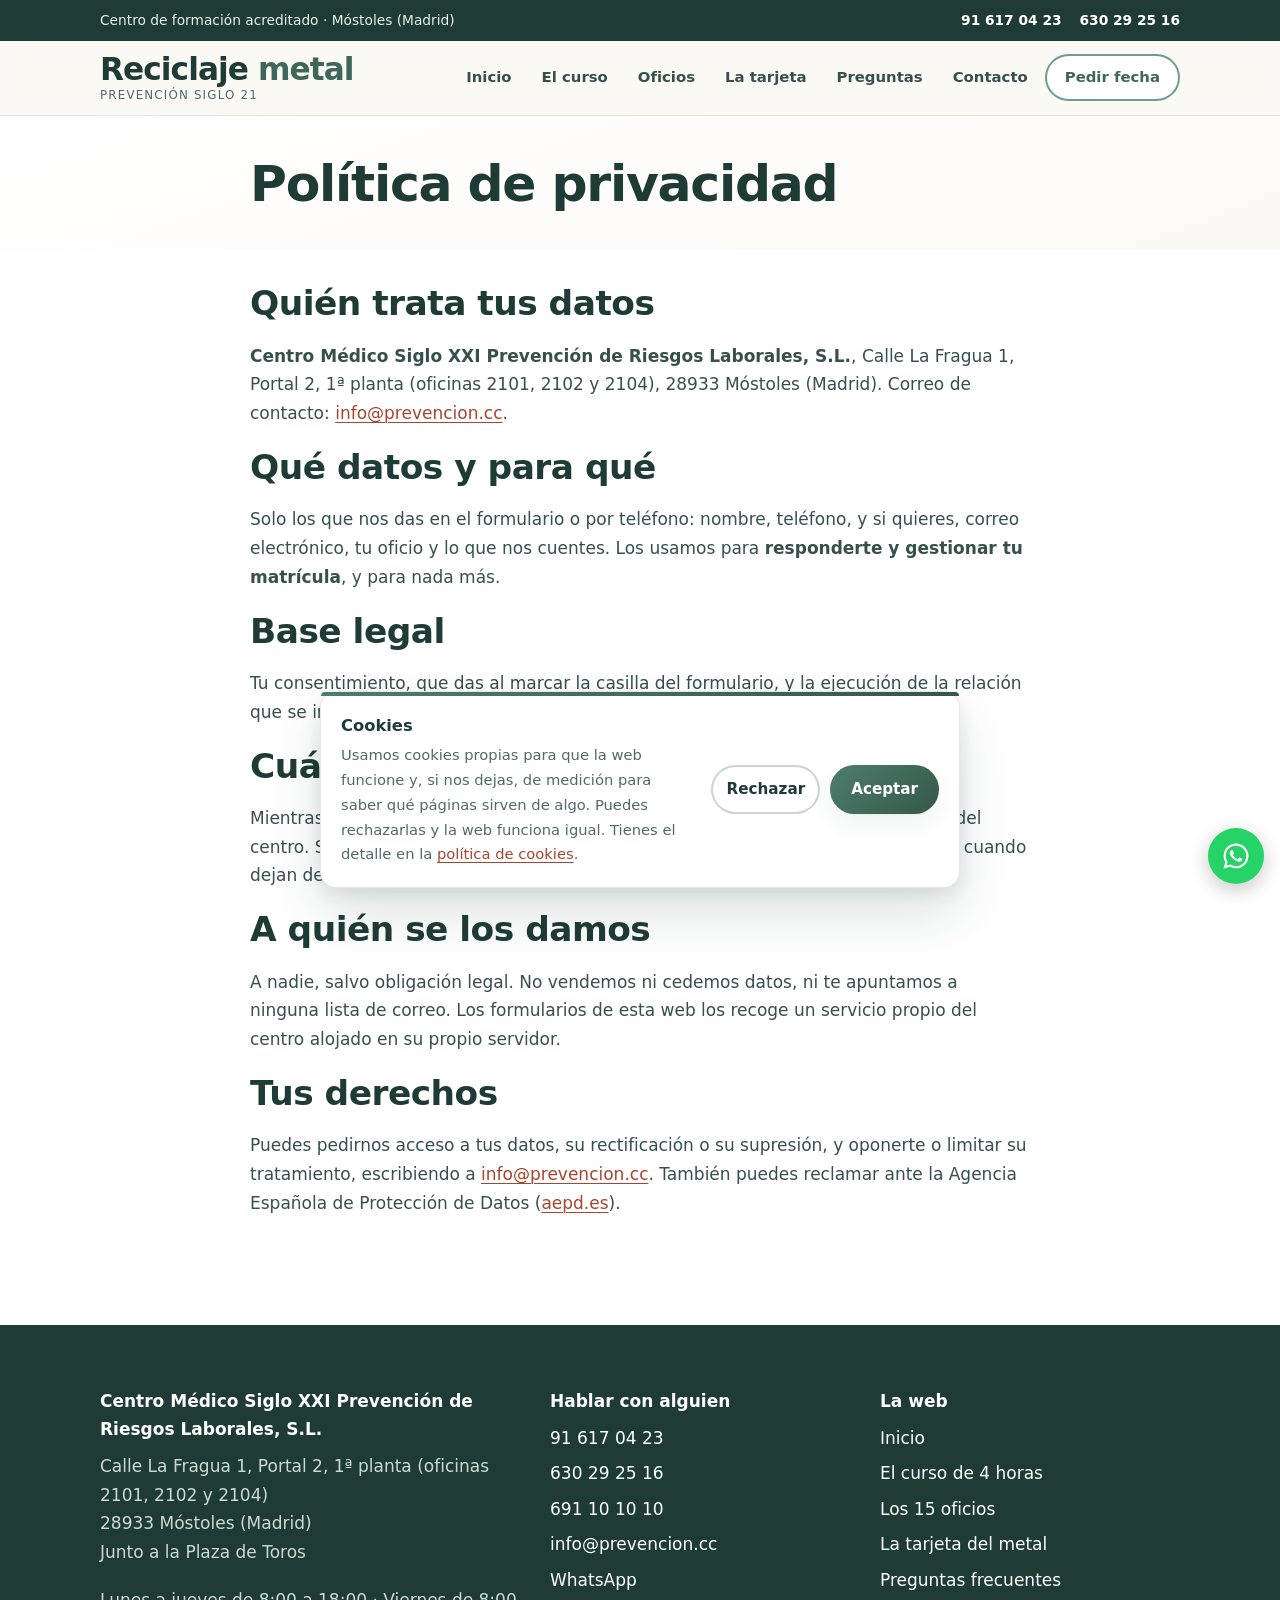
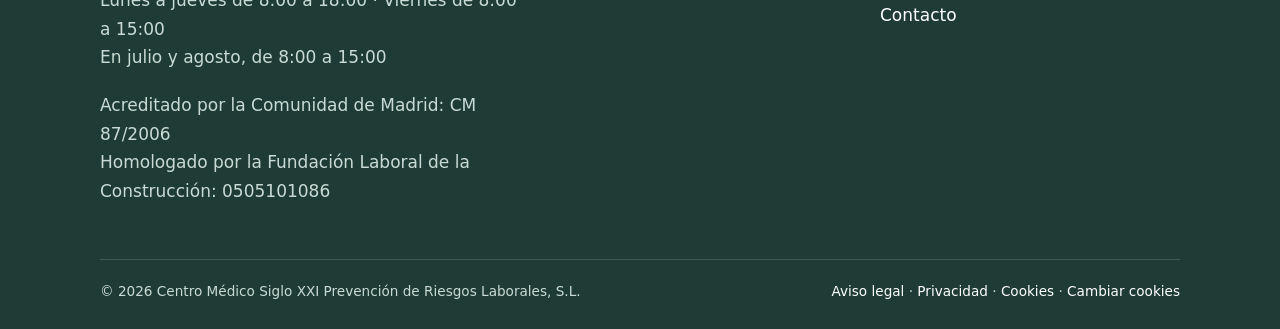
<file: politica-de-privacidad/index.html>
<!doctype html>
<html lang="es-ES" data-gtm="GTM-56SQ9M6R">
<head>
<meta charset="utf-8">
<meta name="viewport" content="width=device-width, initial-scale=1">
<title>Política de privacidad | reciclajemetal.es</title>
<meta name="description" content="Qué datos tratamos cuando nos escribes o nos llamas, para qué los usamos, cuánto los guardamos y cuáles son tus derechos.">
<link rel="canonical" href="https://reciclajemetal.es/politica-de-privacidad/">
<meta name="robots" content="index, follow, max-snippet:-1, max-image-preview:large">
<meta name="theme-color" content="#1F3B35">
<meta property="og:type" content="website">
<meta property="og:site_name" content="Reciclaje del metal de 4 horas · Prevención Siglo 21">
<meta property="og:locale" content="es_ES">
<meta property="og:title" content="Política de privacidad | reciclajemetal.es">
<meta property="og:description" content="Qué datos tratamos cuando nos escribes o nos llamas, para qué los usamos, cuánto los guardamos y cuáles son tus derechos.">
<meta property="og:url" content="https://reciclajemetal.es/politica-de-privacidad/">
<meta name="twitter:card" content="summary">
<link rel="icon" href="/favicon.svg" type="image/svg+xml">
<style>:root{--tinta:#1F3B35;--texto:#37504B;--tenue:#4F6B66;--papel:#ffffff;--crema:#FBF9F5;--menta:#E9F2ED;--cielo:#E6EEF2;--arena:#F6EBDD;--salvia:#6E9C8D;--salvia-osc:#3F6759;--salvia-tenue:#CBDED6;--coral:#E07A5F;--coral-osc:#A8452C;--coral-tenue:#FBE7E0;--borde:#E2E7E2;--borde-fuerte:#CBD6D1;--deg-salvia:linear-gradient(135deg,#4E7D6D 0%,#40695A 55%,#345748 100%);--deg-coral:linear-gradient(135deg,#B85433 0%,#A8452C 60%,#963C24 100%);--deg-papel:linear-gradient(160deg,#FFFFFF 0%,#FBF9F5 100%);--deg-hero:radial-gradient(1200px 620px at 12% -8%,#E9F2ED 0%,rgba(233,242,237,0) 62%),radial-gradient(1000px 560px at 92% 6%,#F6EBDD 0%,rgba(246,235,221,0) 60%),radial-gradient(900px 520px at 55% 108%,#E6EEF2 0%,rgba(230,238,242,0) 64%);--sombra:0 1px 2px rgba(31,59,53,.04),0 10px 28px rgba(31,59,53,.07);--sombra-alta:0 6px 16px rgba(31,59,53,.10),0 26px 56px rgba(31,59,53,.14);--brillo:0 0 0 4px rgba(110,156,141,.18);--brillo-coral:0 0 0 4px rgba(224,122,95,.22);--radio:16px;--radio-sm:10px;--ancho:1120px;--fuente:"Segoe UI",system-ui,-apple-system,"Helvetica Neue",Arial,sans-serif}*,*::before,*::after{box-sizing:border-box}html{scroll-behavior:smooth;-webkit-text-size-adjust:100%;overflow-x:hidden;scroll-padding-top:84px}body{margin:0;font-family:var(--fuente);font-size:17px;line-height:1.68;color:var(--texto);background:var(--crema);-webkit-font-smoothing:antialiased}img,svg,iframe{max-width:100%}img{height:auto;display:block}.wrap{width:100%;max-width:var(--ancho);margin:0 auto;padding:0 20px}:focus-visible{outline:3px solid var(--salvia-osc);outline-offset:3px;border-radius:4px}.saltar{position:absolute;left:-9999px;top:0;z-index:100;background:var(--tinta);color:#fff;padding:12px 18px;border-radius:0 0 var(--radio-sm) 0;font-weight:600}.saltar:focus{left:0}h1,h2,h3,h4{color:var(--tinta);line-height:1.2;margin:0 0 .5em;font-weight:700;letter-spacing:-.015em}h1{font-size:clamp(1.95rem,5.2vw,3.15rem);letter-spacing:-.025em}h2{font-size:clamp(1.5rem,3.6vw,2.15rem)}h3{font-size:clamp(1.12rem,2.2vw,1.32rem)}h4{font-size:1.02rem}p{margin:0 0 1.15em}a{color:var(--coral-osc);text-decoration-thickness:1px;text-underline-offset:3px}a:hover{color:var(--tinta)}.entradilla{font-size:clamp(1.05rem,2.1vw,1.22rem);color:var(--tenue);max-width:62ch}.rotulo{display:inline-block;font-size:.76rem;font-weight:800;letter-spacing:.13em;text-transform:uppercase;color:var(--salvia-osc);margin:0 0 .7em}.seccion{padding:clamp(48px,7vw,88px) 0}.seccion--menta{background:var(--menta)}.seccion--crema{background:var(--deg-papel)}.seccion--papel{background:var(--papel)}.cabecera-seccion{max-width:64ch;margin-bottom:clamp(28px,4vw,46px)}.barra{background:var(--tinta);color:#E8F0EC;font-size:.86rem}.barra__in{display:flex;flex-wrap:wrap;gap:6px 22px;align-items:center;justify-content:space-between;padding:9px 20px}.barra a{color:#fff;font-weight:600;text-decoration:none}.barra a:hover{text-decoration:underline}.barra__tels{display:flex;gap:18px;flex-wrap:wrap}.cab{position:sticky;top:0;z-index:50;background:rgba(251,249,245,.92);backdrop-filter:saturate(1.4) blur(10px);border-bottom:1px solid var(--borde)}.cab__in{display:flex;align-items:center;justify-content:space-between;gap:16px;padding:12px 20px}.logo{display:flex;flex-direction:column;text-decoration:none;line-height:1.16}.logo__marca{font-weight:800;font-size:1.16rem;color:var(--tinta);letter-spacing:-.02em}.logo__marca b{color:var(--salvia-osc);font-weight:800}.logo__sub{font-size:.69rem;letter-spacing:.1em;text-transform:uppercase;color:var(--tenue)}.nav ul{display:flex;align-items:center;gap:4px;list-style:none;margin:0;padding:0}.nav a:not(.btn){display:block;padding:9px 13px;border-radius:999px;color:var(--texto);text-decoration:none;font-size:.93rem;font-weight:600;transition:background .18s ease,color .18s ease}.nav a:not(.btn):hover{background:var(--menta);color:var(--tinta)}.nav a:not(.btn).activo{background:var(--salvia-tenue);color:var(--tinta)}.nav .btn{padding:11px 20px;font-size:.93rem}.menu-check,.menu-boton{display:none}.btn{position:relative;z-index:0;overflow:hidden;display:inline-flex;align-items:center;justify-content:center;gap:9px;padding:14px 26px;border:0;border-radius:999px;font:inherit;font-weight:700;font-size:1rem;text-decoration:none;cursor:pointer;transition:transform .22s cubic-bezier(.2,.7,.3,1),box-shadow .22s ease,filter .22s ease}.btn--cta{background:var(--deg-coral);color:#fff;box-shadow:var(--sombra)}.btn--cta:hover{color:#fff;transform:translateY(-2px) scale(1.035);box-shadow:var(--sombra-alta),var(--brillo-coral);filter:saturate(1.06)}.btn--salvia{background:var(--deg-salvia);color:#fff;box-shadow:var(--sombra)}.btn--salvia:hover{color:#fff;transform:translateY(-2px) scale(1.035);box-shadow:var(--sombra-alta),var(--brillo)}.btn--linea{background:var(--papel);color:var(--tinta);box-shadow:inset 0 0 0 2px var(--borde-fuerte)}.btn--linea:hover{color:var(--tinta);transform:translateY(-2px) scale(1.035);box-shadow:inset 0 0 0 2px var(--salvia),var(--brillo)}.btn:active{transform:translateY(0) scale(.99)}.btn::after{content:"";position:absolute;z-index:-1;top:-60%;bottom:-60%;left:-55%;width:38%;background:linear-gradient(100deg,transparent 0%,rgba(255,255,255,.10) 26%,rgba(255,255,255,.55) 50%,rgba(255,255,255,.10) 74%,transparent 100%);transform:translateX(0) skewX(-18deg);animation:destello 4.2s cubic-bezier(.5,0,.5,1) infinite}.btn--linea::after{background:linear-gradient(100deg,transparent,rgba(110,156,141,.18) 50%,transparent)}.btn:hover::after{animation-duration:1.2s}@keyframes destello{0%{transform:translateX(0) skewX(-18deg)}55%,100%{transform:translateX(455%) skewX(-18deg)}}.botonera{display:flex;flex-wrap:wrap;gap:12px;margin-top:26px}.hero{position:relative;overflow:hidden;background:var(--crema)}.hero::before{content:"";position:absolute;inset:0;background:var(--deg-hero);pointer-events:none}.hero__in{position:relative;padding:clamp(46px,8vw,96px) 20px clamp(40px,6vw,78px)}.hero__grid{display:grid;gap:clamp(30px,5vw,56px);align-items:center}.sello{display:inline-flex;align-items:center;gap:9px;background:var(--papel);border:1px solid var(--salvia-tenue);color:var(--salvia-osc);font-weight:700;font-size:.82rem;padding:7px 15px;border-radius:999px;box-shadow:var(--sombra)}.sello__punto{width:8px;height:8px;border-radius:50%;background:var(--salvia);box-shadow:0 0 0 4px rgba(110,156,141,.20)}.hero h1{margin:.55em 0 .3em}.hero h1 em{font-style:normal;color:var(--salvia-osc)}.ficha{background:var(--papel);border-radius:var(--radio);box-shadow:var(--sombra);padding:26px;border:1px solid var(--borde);position:relative;overflow:hidden}.ficha::before{content:"";position:absolute;inset:0 0 auto 0;height:5px;background:var(--deg-salvia)}.ficha__precio{display:flex;align-items:baseline;gap:10px;margin-bottom:2px}.ficha__euros{font-size:clamp(2.5rem,7vw,3.4rem);font-weight:800;color:var(--tinta);line-height:1}.ficha__iva{font-size:.9rem;color:var(--tenue);font-weight:600}.ficha__lista{list-style:none;margin:18px 0 0;padding:0;display:grid;gap:11px}.ficha__lista li{display:flex;gap:11px;align-items:flex-start;font-size:.96rem}.ficha__lista svg{flex:none;margin-top:3px}.cifras{background:var(--papel);border-top:1px solid var(--borde);border-bottom:1px solid var(--borde)}.cifras__grid{display:grid;grid-template-columns:repeat(4,1fr);gap:4px;padding:32px 0;text-align:center}.cifra__n{display:block;font-weight:800;line-height:1.05;color:var(--tinta);font-size:clamp(1.65rem,3.6vw,2.5rem)}.cifra__t{display:block;font-size:.84rem;color:var(--tenue);margin-top:5px}.rejilla{display:grid;gap:18px}.rejilla--2{grid-template-columns:repeat(2,1fr)}.rejilla--3{grid-template-columns:repeat(3,1fr)}.rejilla--4{grid-template-columns:repeat(4,1fr)}.tarjeta{background:var(--papel);border:1px solid var(--borde);border-radius:var(--radio);padding:24px;box-shadow:var(--sombra);position:relative;overflow:hidden;transition:transform .26s cubic-bezier(.2,.7,.3,1),box-shadow .26s ease,border-color .26s ease}.tarjeta:hover{transform:translateY(-4px) scale(1.012);box-shadow:var(--sombra-alta);border-color:var(--salvia-tenue)}.tarjeta h3{margin-bottom:.35em}.tarjeta p:last-child{margin-bottom:0}.tarjeta__num{display:inline-flex;align-items:center;justify-content:center;width:40px;height:40px;border-radius:12px;margin-bottom:14px;background:var(--deg-salvia);color:#fff;font-weight:800;font-size:1.02rem;box-shadow:var(--sombra)}.tarjeta--acento .tarjeta__num{background:var(--deg-coral)}.icono{display:inline-flex;align-items:center;justify-content:center;width:44px;height:44px;border-radius:13px;margin-bottom:14px;background:var(--menta);color:var(--salvia-osc)}.icono svg{width:22px;height:22px}.aviso{background:var(--arena);border-left:4px solid var(--coral);border-radius:var(--radio-sm);padding:18px 20px;margin:26px 0}.aviso p:last-child{margin-bottom:0}.aviso strong{color:var(--tinta)}.bloque{background:var(--papel);border:1px solid var(--borde);border-radius:var(--radio);overflow:hidden;margin-bottom:14px;transition:box-shadow .24s ease,border-color .24s ease}.bloque:hover{box-shadow:var(--sombra);border-color:var(--salvia-tenue)}.bloque__cab{display:flex;gap:14px;align-items:center;padding:18px 22px;background:var(--deg-papel)}.bloque__n{flex:none;width:34px;height:34px;border-radius:10px;display:grid;place-items:center;background:var(--menta);color:var(--salvia-osc);font-weight:800;font-size:.92rem}.bloque__cab h3{margin:0;font-size:1.06rem}.bloque ul{margin:0;padding:4px 22px 20px 48px;color:var(--texto)}.bloque li{margin:.3em 0}.pregunta{background:var(--papel);border:1px solid var(--borde);border-radius:var(--radio-sm);margin-bottom:10px;overflow:hidden;transition:border-color .2s ease,box-shadow .2s ease}.pregunta:hover{border-color:var(--salvia-tenue);box-shadow:var(--sombra)}.pregunta[open]{border-color:var(--salvia-tenue);box-shadow:var(--sombra)}.pregunta summary{cursor:pointer;list-style:none;padding:16px 52px 16px 20px;font-weight:700;color:var(--tinta);position:relative}.pregunta summary::-webkit-details-marker{display:none}.pregunta summary::after{content:"";position:absolute;right:20px;top:50%;width:10px;height:10px;margin-top:-6px;border-right:2.5px solid var(--salvia-osc);border-bottom:2.5px solid var(--salvia-osc);transform:rotate(45deg);transition:transform .22s ease}.pregunta[open] summary::after{transform:rotate(-135deg);margin-top:-2px}.pregunta__cuerpo{padding:0 20px 18px}.pregunta__cuerpo p:last-child{margin-bottom:0}.tabla-envoltorio{overflow-x:auto;border-radius:var(--radio);border:1px solid var(--borde);background:var(--papel)}table{width:100%;border-collapse:collapse;font-size:.95rem}th,td{padding:13px 16px;text-align:left;border-bottom:1px solid var(--borde)}th{background:var(--menta);color:var(--tinta);font-weight:700;white-space:nowrap}tr:last-child td{border-bottom:0}.form{display:grid;gap:15px}.campo{display:grid;gap:6px}.campo label{font-weight:600;font-size:.93rem;color:var(--tinta)}.campo .obl{color:var(--coral-osc)}.campo input,.campo select,.campo textarea{font:inherit;color:var(--texto);background:var(--papel);border:1.5px solid var(--borde-fuerte);border-radius:var(--radio-sm);padding:12px 14px;width:100%;transition:border-color .18s ease,box-shadow .18s ease}.campo input:hover,.campo select:hover,.campo textarea:hover{border-color:var(--salvia)}.campo input:focus,.campo select:focus,.campo textarea:focus{outline:none;border-color:var(--salvia-osc);box-shadow:var(--brillo)}.campo textarea{min-height:110px;resize:vertical}.campo .pista{font-size:.84rem;color:var(--tenue)}.consentimiento{display:flex;gap:11px;align-items:flex-start;font-size:.9rem;color:var(--tenue)}.consentimiento input{width:19px;height:19px;flex:none;margin-top:2px;accent-color:var(--salvia-osc)}.form__aviso{font-size:.84rem;color:var(--tenue);margin:0}.form-caja{background:var(--papel);border:1px solid var(--borde);border-radius:var(--radio);padding:clamp(22px,3.5vw,34px);box-shadow:var(--sombra)}.resultado{border-radius:var(--radio-sm);padding:15px 18px;font-weight:600;margin-top:4px}.resultado--ok{background:var(--menta);color:var(--salvia-osc);border:1px solid var(--salvia-tenue)}.resultado--mal{background:var(--coral-tenue);color:var(--coral-osc);border:1px solid #F0C4B7}.pie{background:var(--tinta);color:#C9DAD4;padding:clamp(40px,5vw,62px) 0 26px}.pie a{color:#fff;text-decoration:none}.pie a:hover{text-decoration:underline;color:#fff}.pie__grid{display:grid;gap:30px}.pie__titulo{color:#fff;font-weight:700;margin-bottom:.5em}.pie ul{list-style:none;margin:0;padding:0;display:grid;gap:7px}.pie__legal{margin-top:34px;padding-top:20px;border-top:1px solid rgba(255,255,255,.14);font-size:.85rem;display:flex;flex-wrap:wrap;gap:8px 20px;justify-content:space-between}.wasap{position:fixed;right:16px;bottom:16px;z-index:40;width:56px;height:56px;border-radius:50%;display:grid;place-items:center;background:#25D366;color:#fff;box-shadow:0 6px 20px rgba(0,0,0,.22);transition:transform .22s cubic-bezier(.2,.7,.3,1),box-shadow .22s ease}.wasap:hover{transform:scale(1.1);box-shadow:0 10px 28px rgba(0,0,0,.28);color:#fff}.wasap svg{width:30px;height:30px}.js .aparece{opacity:0;transform:translateY(20px)}.js .aparece.visible{opacity:1;transform:none;transition:opacity .55s ease,transform .55s ease}@media (prefers-reduced-motion:reduce){html{scroll-behavior:auto}.js .aparece{opacity:1;transform:none;transition:none}.btn::after{display:none}.btn:hover,.tarjeta:hover,.wasap:hover{transform:none}*{animation-duration:.001ms !important;animation-iteration-count:1 !important}}@media (min-width:720px){.hero__grid{grid-template-columns:1.15fr .85fr}.pie__grid{grid-template-columns:1.4fr 1fr 1fr}}@media (max-width:980px){.rejilla--4{grid-template-columns:repeat(2,1fr)}}@media (max-width:860px){.cab__in{flex-wrap:wrap}.menu-boton{display:grid;place-items:center;width:46px;height:46px;border-radius:12px;cursor:pointer;background:var(--menta)}.menu-boton span,.menu-boton span::before,.menu-boton span::after{content:"";display:block;width:20px;height:2px;border-radius:2px;background:var(--tinta);transition:transform .22s ease,opacity .22s ease}.menu-boton span::before{transform:translateY(-6px)}.menu-boton span::after{transform:translateY(4px)}.menu-check:checked + .menu-boton span{background:transparent}.menu-check:checked + .menu-boton span::before{transform:translateY(0) rotate(45deg)}.menu-check:checked + .menu-boton span::after{transform:translateY(-2px) rotate(-45deg)}.nav{flex-basis:100%;max-height:0;overflow:hidden;transition:max-height .3s ease}.menu-check:checked ~ .nav{max-height:32rem}.nav ul{flex-direction:column;align-items:stretch;gap:2px;padding:8px 0 12px}.nav a{padding:12px 14px;border-radius:var(--radio-sm)}.nav .btn{width:100%;margin-top:8px}}@media (max-width:700px){.rejilla--2,.rejilla--3{grid-template-columns:1fr}.cifras__grid{grid-template-columns:1fr 1fr;gap:22px 4px}.barra__in{justify-content:center;text-align:center}}@media (max-width:420px){.rejilla--4{grid-template-columns:1fr}}@media print{.cab,.barra,.wasap,.botonera,.form-caja,.pie__legal{display:none}body{background:#fff;font-size:12pt}.seccion{padding:12pt 0}a[href^="http"]::after{content:" (" attr(href) ")";font-size:9pt;color:#555}}.cookies{position:fixed;left:12px;right:12px;bottom:12px;z-index:60;background:var(--papel);border:1px solid var(--borde);border-radius:var(--radio);box-shadow:var(--sombra-alta);padding:20px;max-width:640px;margin:0 auto;opacity:0;transform:translateY(16px);transition:opacity .3s ease,transform .3s cubic-bezier(.2,.7,.3,1)}.cookies.visible{opacity:1;transform:none}.cookies::before{content:"";position:absolute;inset:0 0 auto 0;height:4px;border-radius:var(--radio) var(--radio) 0 0;background:var(--deg-salvia)}.cookies__in{display:grid;gap:16px}.cookies__texto strong{display:block;color:var(--tinta);font-size:1.02rem;margin-bottom:4px}.cookies__texto p{margin:0;font-size:.92rem;color:var(--tenue)}.cookies__botones{display:flex;gap:10px}.cookies__botones .btn{flex:1;padding:12px 18px;font-size:.95rem}@media (min-width:620px){.cookies__in{grid-template-columns:1fr auto;align-items:center}.cookies__botones{flex:none}}@media (prefers-reduced-motion:reduce){.cookies{transition:none;opacity:1;transform:none}}.logo__marca{font-size:1.95rem;letter-spacing:-.03em;line-height:1.05}.logo__sub{font-size:.74rem;margin-top:3px}@media (max-width:520px){.logo__marca{font-size:1.5rem}}.nav .btn--cta{background:var(--papel);color:var(--salvia-osc);box-shadow:inset 0 0 0 2px var(--salvia);transition:transform .24s cubic-bezier(.2,.7,.3,1),box-shadow .24s ease,background .24s ease,color .24s ease}.nav .btn--cta:hover{transform:scale(1.2);color:#fff;background:var(--deg-salvia);box-shadow:inset 0 0 0 2px transparent,var(--sombra-alta),var(--brillo)}.nav .btn--cta::after{display:none}.linterna{position:relative;overflow:hidden}.linterna::before{content:"";position:absolute;inset:0;pointer-events:none;opacity:0;transition:opacity .35s ease;background:radial-gradient(220px circle at var(--mx,50%) var(--my,50%),rgba(110,156,141,.30) 0%,rgba(110,156,141,.14) 38%,rgba(110,156,141,0) 70%)}.linterna:hover::before{opacity:1}.cifra__n{background-image:linear-gradient(100deg,var(--tinta) 0%,var(--tinta) 40%,var(--salvia) 50%,var(--tinta) 60%,var(--tinta) 100%);background-size:300% 100%;background-position:100% 0;-webkit-background-clip:text;background-clip:text;transition:background-position .75s ease}.cifras__grid>div:hover .cifra__n{background-position:0 0;-webkit-text-fill-color:transparent;color:transparent}.cifras__grid>div{border-radius:var(--radio);padding:10px 6px}.ficha--luz{transition:box-shadow .3s ease,border-color .3s ease}.ficha--luz:hover{box-shadow:var(--sombra-alta);border-color:var(--salvia-tenue)}.ficha--luz::before{z-index:2}.tarjeta.linterna:hover{border-color:var(--salvia)}.barras{margin:26px 0 6px}.barras__barra{display:flex;height:54px;border-radius:12px;overflow:hidden;box-shadow:var(--sombra);border:1px solid var(--borde)}.barras__parte{display:grid;place-items:center;color:#fff;font-weight:800;font-size:1.02rem;letter-spacing:-.01em}.barras__parte--aula{flex:20;background:linear-gradient(135deg,#35594C 0%,#2B4A3F 100%)}.barras__parte--online{flex:40;background:linear-gradient(135deg,#4E7D6D 0%,#40695A 100%)}.barras__pies{display:flex;margin-top:10px;gap:0}.barras__pie{font-size:.9rem;color:var(--tenue);padding-right:12px}.barras__pie strong{display:block;color:var(--tinta);font-size:.98rem}.barras__pie--aula{flex:20}.barras__pie--online{flex:40}@media (max-width:560px){.barras__parte{font-size:.88rem}.barras__pie{font-size:.82rem}}.temario-2{display:grid;gap:14px;align-items:start}@media (min-width:860px){.temario-2{grid-template-columns:1fr 1fr}}.temario-2 .bloque{margin-bottom:0}.temario-2 .bloque ul{padding:4px 20px 18px 46px;font-size:.95rem}.tels{list-style:none;margin:0;padding:0;display:grid;gap:10px;text-align:center}.tels a{display:block;font-size:1.28rem;font-weight:800;color:var(--salvia-osc);text-decoration:none;letter-spacing:-.01em;padding:8px 10px;border-radius:var(--radio-sm);transition:background .18s ease,transform .18s ease}.tels a:hover{background:var(--menta);color:var(--tinta);transform:scale(1.04)}.direccion{color:var(--texto);text-decoration:none;display:inline-block}.direccion:hover{color:var(--salvia-osc);text-decoration:underline}@media (prefers-reduced-motion:reduce){.linterna::before{display:none}.cifra__n{background-image:none;transition:none}.cifras__grid>div:hover .cifra__n{color:var(--tinta);-webkit-text-fill-color:currentColor}.nav .btn--cta:hover,.tels a:hover{transform:none}}main>.seccion:first-child{padding-top:clamp(22px,3vw,40px);padding-bottom:clamp(10px,1.4vw,18px)}main>.seccion:first-child .cabecera-seccion{margin-bottom:0}main>.seccion:first-child + .seccion{padding-top:clamp(20px,2.6vw,40px)}main>.seccion:first-child .entradilla:last-child{margin-bottom:0}main>.seccion:first-child h1{margin-bottom:.35em}@media (max-width:700px){main>.seccion:first-child{padding-top:18px;padding-bottom:8px}main>.seccion:first-child + .seccion{padding-top:18px}.seccion{padding:34px 0}.cabecera-seccion{margin-bottom:20px}main>.seccion:first-child .botonera{margin-top:18px}}</style>
<link rel="stylesheet" href="/botones-movil.css?v=20261106f"><script src="/botones-movil.js?v=20261106f" defer></script>
</head>
<body>
<a class="saltar" href="#principal">Saltar al contenido</a>

<div class="barra">
  <div class="wrap barra__in">
    <span>Centro de formación acreditado · Móstoles (Madrid)</span>
    <span class="barra__tels"><a href="tel:+34916170423">91 617 04 23</a> <a href="tel:+34630292516">630 29 25 16</a></span>
  </div>
</div>

<header class="cab">
  <div class="wrap cab__in">
    <a class="logo" href="/">
      <span class="logo__marca">Reciclaje <b>metal</b></span>
      <span class="logo__sub">Prevención Siglo 21</span>
    </a>
    <input type="checkbox" id="abrir-menu" class="menu-check" hidden>
    <label for="abrir-menu" class="menu-boton" aria-label="Abrir el menú"><span></span></label>
    <nav class="nav" aria-label="Principal">
      <ul>
        <li><a href="/">Inicio</a></li>
        <li><a href="/curso-reciclaje-metal-4-horas/">El curso</a></li>
        <li><a href="/oficios/">Oficios</a></li>
        <li><a href="/tarjeta-profesional-metal/">La tarjeta</a></li>
        <li><a href="/preguntas-frecuentes/">Preguntas</a></li>
        <li><a href="/contacto/">Contacto</a></li>
        <li><a class="btn btn--cta" href="/contacto/">Pedir fecha</a></li>
      </ul>
    </nav>
  </div>
</header>

<main id="principal">

<section class="seccion seccion--crema">
  <div class="wrap" style="max-width:820px">
    <h1>Política de privacidad</h1>
  </div>
</section>
<section class="seccion seccion--papel">
  <div class="wrap" style="max-width:820px">
<h2>Quién trata tus datos</h2>
<p><strong>Centro Médico Siglo XXI Prevención de Riesgos Laborales, S.L.</strong>, Calle La Fragua 1, Portal 2, 1ª planta (oficinas 2101, 2102 y 2104), 28933 Móstoles (Madrid).
Correo de contacto: <a href="mailto:info@prevencion.cc">info@prevencion.cc</a>.</p>

<h2>Qué datos y para qué</h2>
<p>Solo los que nos das en el formulario o por teléfono: nombre, teléfono, y
si quieres, correo electrónico, tu oficio y lo que nos cuentes. Los usamos para
<strong>responderte y gestionar tu matrícula</strong>, y para nada más.</p>

<h2>Base legal</h2>
<p>Tu consentimiento, que das al marcar la casilla del formulario, y la
ejecución de la relación que se inicia si te matriculas.</p>

<h2>Cuánto tiempo</h2>
<p>Mientras dure la relación y, después, el tiempo que exijan las obligaciones
legales del centro. Si solo pediste información y no llegas a matricularte,
los datos se eliminan cuando dejan de ser necesarios.</p>

<h2>A quién se los damos</h2>
<p>A nadie, salvo obligación legal. No vendemos ni cedemos datos, ni te
apuntamos a ninguna lista de correo. Los formularios de esta web los recoge un
servicio propio del centro alojado en su propio servidor.</p>

<h2>Tus derechos</h2>
<p>Puedes pedirnos acceso a tus datos, su rectificación o su supresión, y
oponerte o limitar su tratamiento, escribiendo a
<a href="mailto:info@prevencion.cc">info@prevencion.cc</a>. También puedes reclamar ante la
Agencia Española de Protección de Datos (<a href="https://www.aepd.es"
rel="noopener">aepd.es</a>).</p></div>
</section>
</main>

<footer class="pie">
  <div class="wrap">
    <div class="pie__grid">
      <div>
        <p class="pie__titulo">Centro Médico Siglo XXI Prevención de Riesgos Laborales, S.L.</p>
        <p>Calle La Fragua 1, Portal 2, 1ª planta (oficinas 2101, 2102 y 2104)<br>28933 Móstoles (Madrid)<br>Junto a la Plaza de Toros</p>
        <p>Lunes a jueves de 8:00 a 18:00 · Viernes de 8:00 a 15:00<br>En julio y agosto, de 8:00 a 15:00</p>
        <p>Acreditado por la Comunidad de Madrid: CM 87/2006<br>
        Homologado por la Fundación Laboral de la Construcción: 0505101086</p>
      </div>
      <div>
        <p class="pie__titulo">Hablar con alguien</p>
        <ul>
          <li><a href="tel:+34916170423">91 617 04 23</a></li>
          <li><a href="tel:+34630292516">630 29 25 16</a></li>
          <li><a href="tel:+34691101010">691 10 10 10</a></li>
          <li><a href="mailto:info@prevencion.cc">info@prevencion.cc</a></li>
          <li><a href="https://wa.me/34630292516?text=Hola,%20quiero%20informaci%C3%B3n%20sobre%20el%20reciclaje%20del%20metal%20de%204%20horas" rel="noopener">WhatsApp</a></li>
        </ul>
      </div>
      <div>
        <p class="pie__titulo">La web</p>
        <ul>
          <li><a href="/">Inicio</a></li>
          <li><a href="/curso-reciclaje-metal-4-horas/">El curso de 4 horas</a></li>
          <li><a href="/oficios/">Los 15 oficios</a></li>
          <li><a href="/tarjeta-profesional-metal/">La tarjeta del metal</a></li>
          <li><a href="/preguntas-frecuentes/">Preguntas frecuentes</a></li>
          <li><a href="/contacto/">Contacto</a></li>
        </ul>
      </div>
    </div>
    <div class="pie__legal">
      <span>© <span id="anyo">2026</span> Centro Médico Siglo XXI Prevención de Riesgos Laborales, S.L.</span>
      <span>
        <a href="/aviso-legal/">Aviso legal</a> ·
        <a href="/politica-de-privacidad/">Privacidad</a> ·
        <a href="/politica-de-cookies/">Cookies</a> ·
        <a href="#" data-abrir-cookies>Cambiar cookies</a>
      </span>
    </div>
  </div>
</footer>

<a class="wasap" href="https://wa.me/34630292516?text=Hola,%20quiero%20informaci%C3%B3n%20sobre%20el%20reciclaje%20del%20metal%20de%204%20horas" rel="noopener"
   aria-label="Escribir por WhatsApp">
  <svg viewBox="0 0 24 24" fill="currentColor" aria-hidden="true"><path d="M12.04 2A9.9 9.9 0 0 0 2.1 11.9c0 1.75.46 3.45 1.34 4.95L2 22l5.3-1.39a9.9 9.9 0 0 0 4.74 1.21h.01a9.9 9.9 0 0 0 9.9-9.9A9.9 9.9 0 0 0 12.04 2zm0 18.15h-.01a8.2 8.2 0 0 1-4.19-1.15l-.3-.18-3.11.82.83-3.03-.2-.31a8.22 8.22 0 1 1 6.98 3.85zm4.5-6.16c-.25-.12-1.46-.72-1.68-.8-.23-.09-.39-.13-.56.12s-.64.8-.78.97c-.15.16-.29.18-.53.06-.25-.12-1.04-.38-1.98-1.22-.73-.65-1.23-1.46-1.37-1.71-.14-.24-.02-.38.11-.5.11-.11.25-.29.37-.44.13-.15.17-.25.25-.41.09-.17.04-.31-.02-.43-.06-.12-.56-1.34-.76-1.84-.2-.48-.4-.42-.56-.43h-.48c-.16 0-.43.06-.65.31-.22.25-.85.83-.85 2.03s.87 2.35.99 2.51c.12.17 1.71 2.61 4.15 3.66.58.25 1.03.4 1.39.51.58.19 1.11.16 1.53.1.47-.07 1.46-.6 1.66-1.18.21-.58.21-1.07.14-1.18-.06-.1-.22-.16-.47-.28z"/></svg>
</a>

<script src="/web.js" defer></script>
<script src="/respaldo-formularios.js" defer></script>
</body>
</html>
</file>
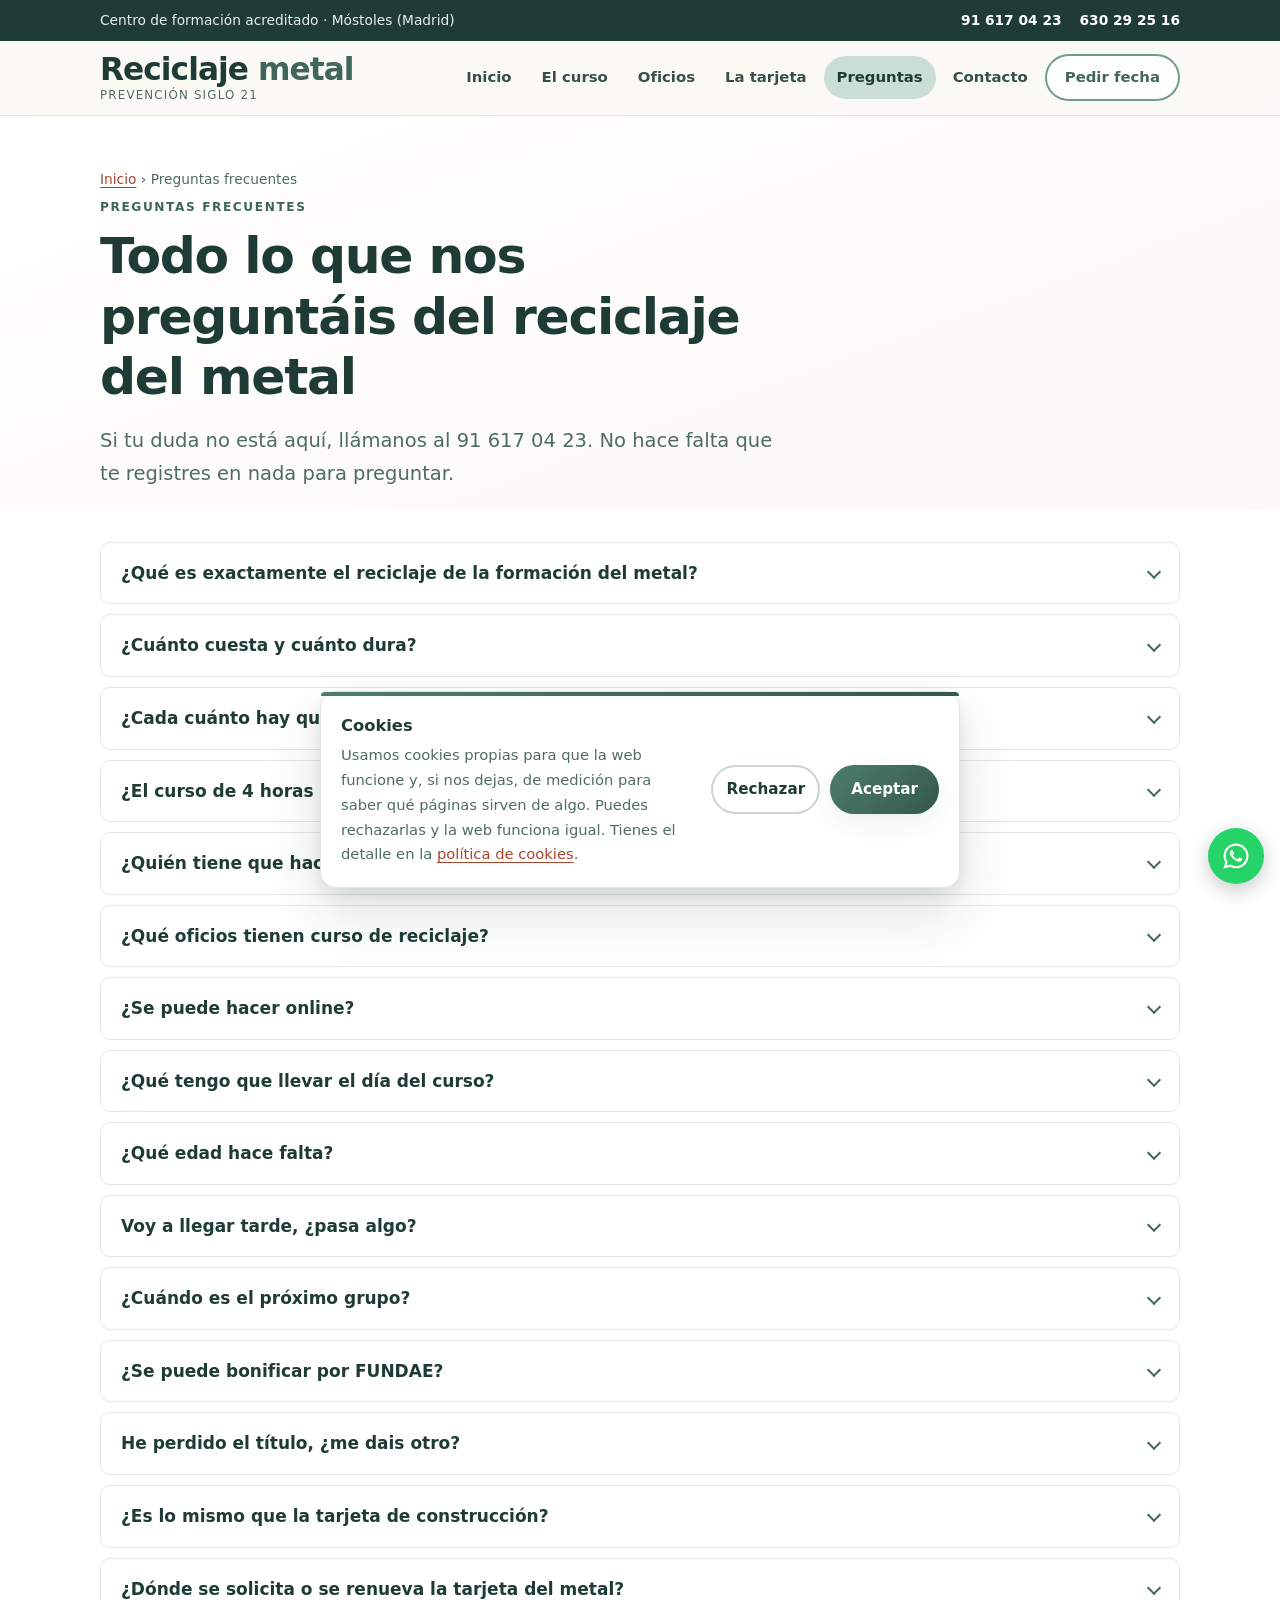
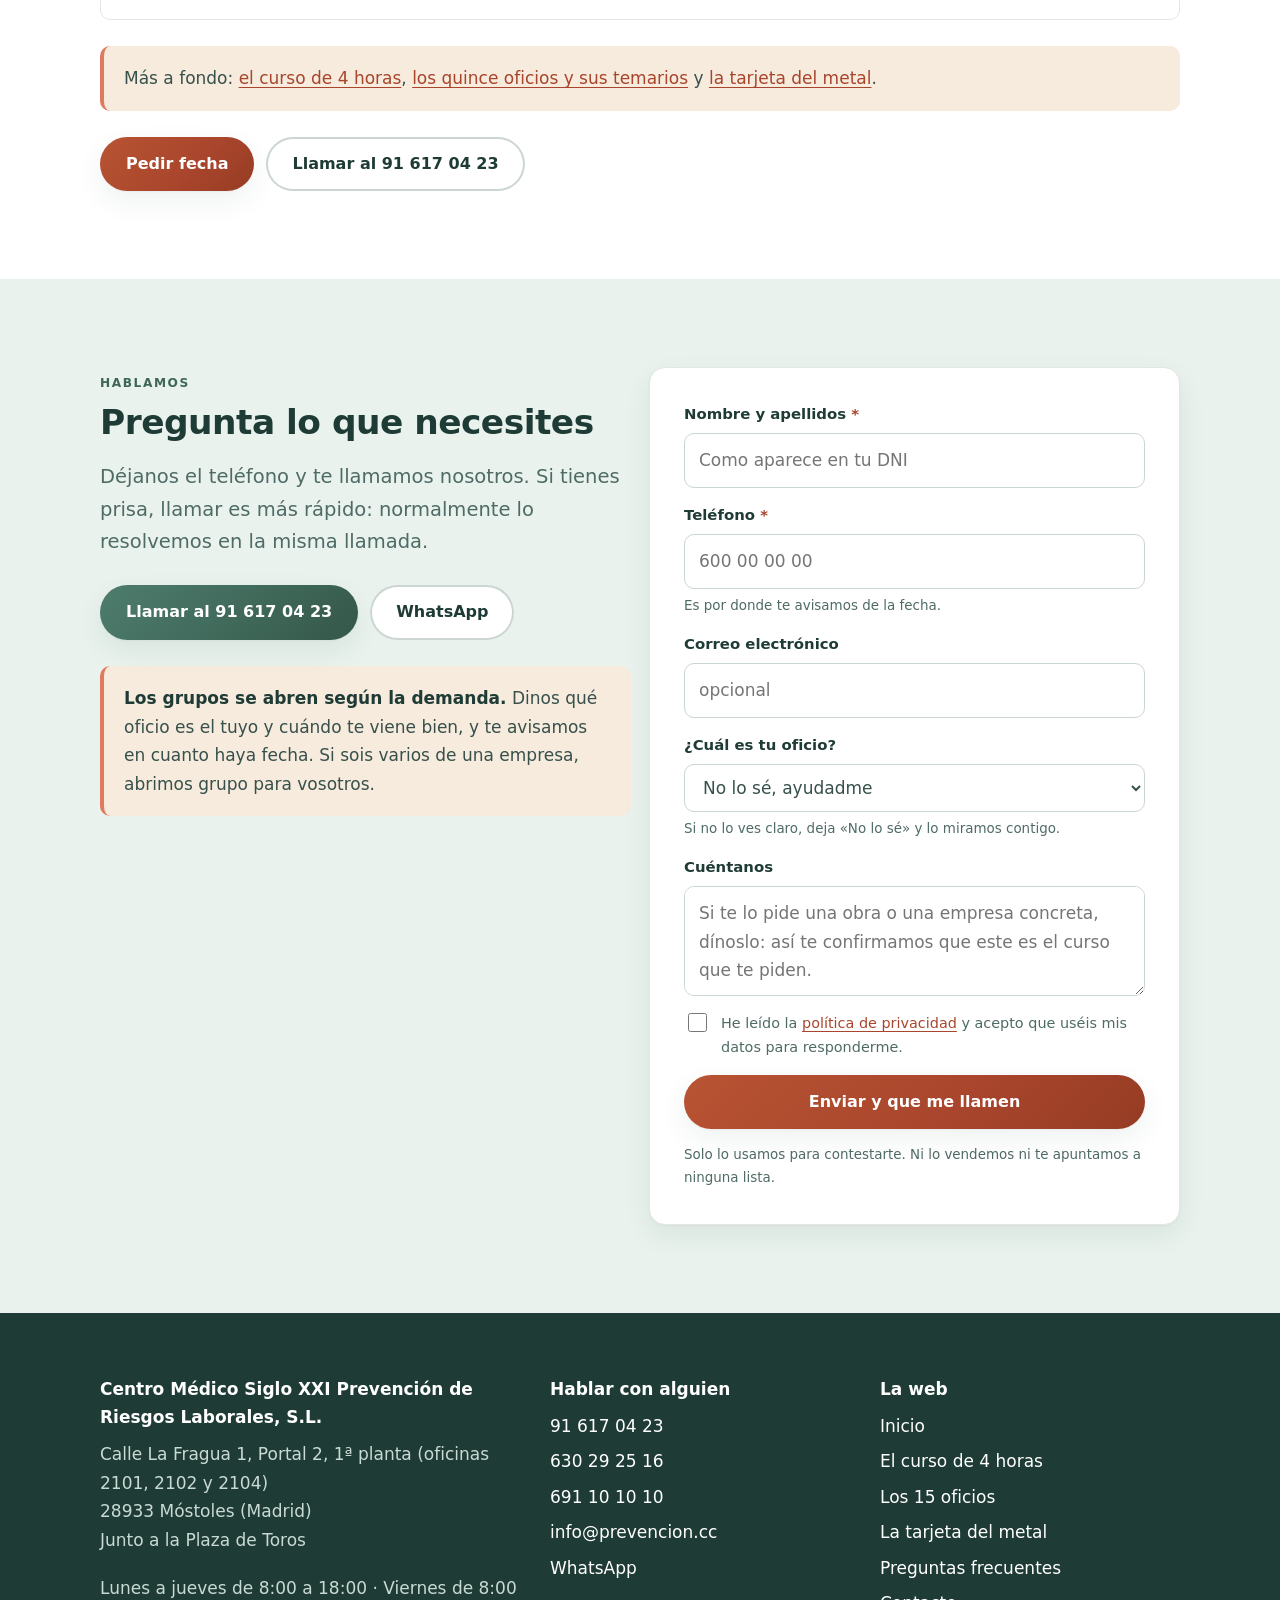
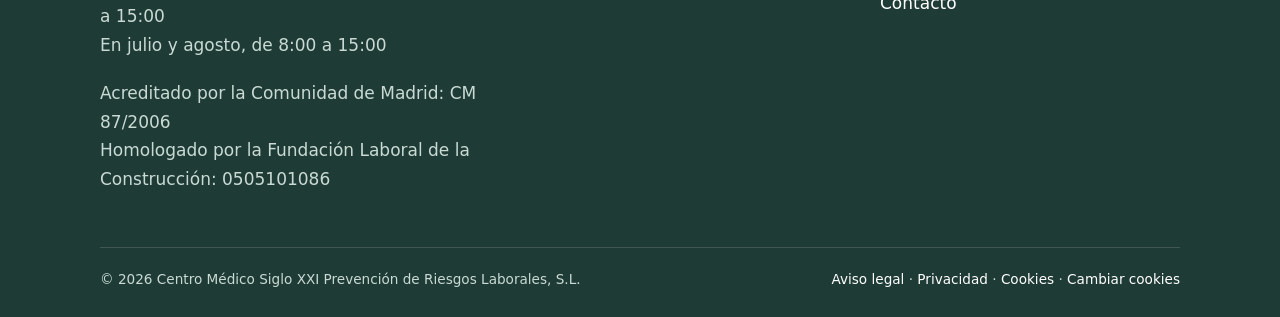
<file: preguntas-frecuentes/index.html>
<!doctype html>
<html lang="es-ES" data-gtm="GTM-56SQ9M6R">
<head>
<meta charset="utf-8">
<meta name="viewport" content="width=device-width, initial-scale=1">
<title>Preguntas frecuentes del reciclaje del metal de 4 horas</title>
<meta name="description" content="Precio, duración, quién tiene que hacerlo, qué llevar, FUNDAE, tarjeta y caducidad: las dudas que más nos preguntan sobre el reciclaje del metal.">
<link rel="canonical" href="https://reciclajemetal.es/preguntas-frecuentes/">
<meta name="robots" content="index, follow, max-snippet:-1, max-image-preview:large">
<meta name="theme-color" content="#1F3B35">
<meta property="og:type" content="website">
<meta property="og:site_name" content="Reciclaje del metal de 4 horas · Prevención Siglo 21">
<meta property="og:locale" content="es_ES">
<meta property="og:title" content="Preguntas frecuentes del reciclaje del metal de 4 horas">
<meta property="og:description" content="Precio, duración, quién tiene que hacerlo, qué llevar, FUNDAE, tarjeta y caducidad: las dudas que más nos preguntan sobre el reciclaje del metal.">
<meta property="og:url" content="https://reciclajemetal.es/preguntas-frecuentes/">
<meta name="twitter:card" content="summary">
<link rel="icon" href="/favicon.svg" type="image/svg+xml">
<style>:root{--tinta:#1F3B35;--texto:#37504B;--tenue:#4F6B66;--papel:#ffffff;--crema:#FBF9F5;--menta:#E9F2ED;--cielo:#E6EEF2;--arena:#F6EBDD;--salvia:#6E9C8D;--salvia-osc:#3F6759;--salvia-tenue:#CBDED6;--coral:#E07A5F;--coral-osc:#A8452C;--coral-tenue:#FBE7E0;--borde:#E2E7E2;--borde-fuerte:#CBD6D1;--deg-salvia:linear-gradient(135deg,#4E7D6D 0%,#40695A 55%,#345748 100%);--deg-coral:linear-gradient(135deg,#B85433 0%,#A8452C 60%,#963C24 100%);--deg-papel:linear-gradient(160deg,#FFFFFF 0%,#FBF9F5 100%);--deg-hero:radial-gradient(1200px 620px at 12% -8%,#E9F2ED 0%,rgba(233,242,237,0) 62%),radial-gradient(1000px 560px at 92% 6%,#F6EBDD 0%,rgba(246,235,221,0) 60%),radial-gradient(900px 520px at 55% 108%,#E6EEF2 0%,rgba(230,238,242,0) 64%);--sombra:0 1px 2px rgba(31,59,53,.04),0 10px 28px rgba(31,59,53,.07);--sombra-alta:0 6px 16px rgba(31,59,53,.10),0 26px 56px rgba(31,59,53,.14);--brillo:0 0 0 4px rgba(110,156,141,.18);--brillo-coral:0 0 0 4px rgba(224,122,95,.22);--radio:16px;--radio-sm:10px;--ancho:1120px;--fuente:"Segoe UI",system-ui,-apple-system,"Helvetica Neue",Arial,sans-serif}*,*::before,*::after{box-sizing:border-box}html{scroll-behavior:smooth;-webkit-text-size-adjust:100%;overflow-x:hidden;scroll-padding-top:84px}body{margin:0;font-family:var(--fuente);font-size:17px;line-height:1.68;color:var(--texto);background:var(--crema);-webkit-font-smoothing:antialiased}img,svg,iframe{max-width:100%}img{height:auto;display:block}.wrap{width:100%;max-width:var(--ancho);margin:0 auto;padding:0 20px}:focus-visible{outline:3px solid var(--salvia-osc);outline-offset:3px;border-radius:4px}.saltar{position:absolute;left:-9999px;top:0;z-index:100;background:var(--tinta);color:#fff;padding:12px 18px;border-radius:0 0 var(--radio-sm) 0;font-weight:600}.saltar:focus{left:0}h1,h2,h3,h4{color:var(--tinta);line-height:1.2;margin:0 0 .5em;font-weight:700;letter-spacing:-.015em}h1{font-size:clamp(1.95rem,5.2vw,3.15rem);letter-spacing:-.025em}h2{font-size:clamp(1.5rem,3.6vw,2.15rem)}h3{font-size:clamp(1.12rem,2.2vw,1.32rem)}h4{font-size:1.02rem}p{margin:0 0 1.15em}a{color:var(--coral-osc);text-decoration-thickness:1px;text-underline-offset:3px}a:hover{color:var(--tinta)}.entradilla{font-size:clamp(1.05rem,2.1vw,1.22rem);color:var(--tenue);max-width:62ch}.rotulo{display:inline-block;font-size:.76rem;font-weight:800;letter-spacing:.13em;text-transform:uppercase;color:var(--salvia-osc);margin:0 0 .7em}.seccion{padding:clamp(48px,7vw,88px) 0}.seccion--menta{background:var(--menta)}.seccion--crema{background:var(--deg-papel)}.seccion--papel{background:var(--papel)}.cabecera-seccion{max-width:64ch;margin-bottom:clamp(28px,4vw,46px)}.barra{background:var(--tinta);color:#E8F0EC;font-size:.86rem}.barra__in{display:flex;flex-wrap:wrap;gap:6px 22px;align-items:center;justify-content:space-between;padding:9px 20px}.barra a{color:#fff;font-weight:600;text-decoration:none}.barra a:hover{text-decoration:underline}.barra__tels{display:flex;gap:18px;flex-wrap:wrap}.cab{position:sticky;top:0;z-index:50;background:rgba(251,249,245,.92);backdrop-filter:saturate(1.4) blur(10px);border-bottom:1px solid var(--borde)}.cab__in{display:flex;align-items:center;justify-content:space-between;gap:16px;padding:12px 20px}.logo{display:flex;flex-direction:column;text-decoration:none;line-height:1.16}.logo__marca{font-weight:800;font-size:1.16rem;color:var(--tinta);letter-spacing:-.02em}.logo__marca b{color:var(--salvia-osc);font-weight:800}.logo__sub{font-size:.69rem;letter-spacing:.1em;text-transform:uppercase;color:var(--tenue)}.nav ul{display:flex;align-items:center;gap:4px;list-style:none;margin:0;padding:0}.nav a:not(.btn){display:block;padding:9px 13px;border-radius:999px;color:var(--texto);text-decoration:none;font-size:.93rem;font-weight:600;transition:background .18s ease,color .18s ease}.nav a:not(.btn):hover{background:var(--menta);color:var(--tinta)}.nav a:not(.btn).activo{background:var(--salvia-tenue);color:var(--tinta)}.nav .btn{padding:11px 20px;font-size:.93rem}.menu-check,.menu-boton{display:none}.btn{position:relative;z-index:0;overflow:hidden;display:inline-flex;align-items:center;justify-content:center;gap:9px;padding:14px 26px;border:0;border-radius:999px;font:inherit;font-weight:700;font-size:1rem;text-decoration:none;cursor:pointer;transition:transform .22s cubic-bezier(.2,.7,.3,1),box-shadow .22s ease,filter .22s ease}.btn--cta{background:var(--deg-coral);color:#fff;box-shadow:var(--sombra)}.btn--cta:hover{color:#fff;transform:translateY(-2px) scale(1.035);box-shadow:var(--sombra-alta),var(--brillo-coral);filter:saturate(1.06)}.btn--salvia{background:var(--deg-salvia);color:#fff;box-shadow:var(--sombra)}.btn--salvia:hover{color:#fff;transform:translateY(-2px) scale(1.035);box-shadow:var(--sombra-alta),var(--brillo)}.btn--linea{background:var(--papel);color:var(--tinta);box-shadow:inset 0 0 0 2px var(--borde-fuerte)}.btn--linea:hover{color:var(--tinta);transform:translateY(-2px) scale(1.035);box-shadow:inset 0 0 0 2px var(--salvia),var(--brillo)}.btn:active{transform:translateY(0) scale(.99)}.btn::after{content:"";position:absolute;z-index:-1;top:-60%;bottom:-60%;left:-55%;width:38%;background:linear-gradient(100deg,transparent 0%,rgba(255,255,255,.10) 26%,rgba(255,255,255,.55) 50%,rgba(255,255,255,.10) 74%,transparent 100%);transform:translateX(0) skewX(-18deg);animation:destello 4.2s cubic-bezier(.5,0,.5,1) infinite}.btn--linea::after{background:linear-gradient(100deg,transparent,rgba(110,156,141,.18) 50%,transparent)}.btn:hover::after{animation-duration:1.2s}@keyframes destello{0%{transform:translateX(0) skewX(-18deg)}55%,100%{transform:translateX(455%) skewX(-18deg)}}.botonera{display:flex;flex-wrap:wrap;gap:12px;margin-top:26px}.hero{position:relative;overflow:hidden;background:var(--crema)}.hero::before{content:"";position:absolute;inset:0;background:var(--deg-hero);pointer-events:none}.hero__in{position:relative;padding:clamp(46px,8vw,96px) 20px clamp(40px,6vw,78px)}.hero__grid{display:grid;gap:clamp(30px,5vw,56px);align-items:center}.sello{display:inline-flex;align-items:center;gap:9px;background:var(--papel);border:1px solid var(--salvia-tenue);color:var(--salvia-osc);font-weight:700;font-size:.82rem;padding:7px 15px;border-radius:999px;box-shadow:var(--sombra)}.sello__punto{width:8px;height:8px;border-radius:50%;background:var(--salvia);box-shadow:0 0 0 4px rgba(110,156,141,.20)}.hero h1{margin:.55em 0 .3em}.hero h1 em{font-style:normal;color:var(--salvia-osc)}.ficha{background:var(--papel);border-radius:var(--radio);box-shadow:var(--sombra);padding:26px;border:1px solid var(--borde);position:relative;overflow:hidden}.ficha::before{content:"";position:absolute;inset:0 0 auto 0;height:5px;background:var(--deg-salvia)}.ficha__precio{display:flex;align-items:baseline;gap:10px;margin-bottom:2px}.ficha__euros{font-size:clamp(2.5rem,7vw,3.4rem);font-weight:800;color:var(--tinta);line-height:1}.ficha__iva{font-size:.9rem;color:var(--tenue);font-weight:600}.ficha__lista{list-style:none;margin:18px 0 0;padding:0;display:grid;gap:11px}.ficha__lista li{display:flex;gap:11px;align-items:flex-start;font-size:.96rem}.ficha__lista svg{flex:none;margin-top:3px}.cifras{background:var(--papel);border-top:1px solid var(--borde);border-bottom:1px solid var(--borde)}.cifras__grid{display:grid;grid-template-columns:repeat(4,1fr);gap:4px;padding:32px 0;text-align:center}.cifra__n{display:block;font-weight:800;line-height:1.05;color:var(--tinta);font-size:clamp(1.65rem,3.6vw,2.5rem)}.cifra__t{display:block;font-size:.84rem;color:var(--tenue);margin-top:5px}.rejilla{display:grid;gap:18px}.rejilla--2{grid-template-columns:repeat(2,1fr)}.rejilla--3{grid-template-columns:repeat(3,1fr)}.rejilla--4{grid-template-columns:repeat(4,1fr)}.tarjeta{background:var(--papel);border:1px solid var(--borde);border-radius:var(--radio);padding:24px;box-shadow:var(--sombra);position:relative;overflow:hidden;transition:transform .26s cubic-bezier(.2,.7,.3,1),box-shadow .26s ease,border-color .26s ease}.tarjeta:hover{transform:translateY(-4px) scale(1.012);box-shadow:var(--sombra-alta);border-color:var(--salvia-tenue)}.tarjeta h3{margin-bottom:.35em}.tarjeta p:last-child{margin-bottom:0}.tarjeta__num{display:inline-flex;align-items:center;justify-content:center;width:40px;height:40px;border-radius:12px;margin-bottom:14px;background:var(--deg-salvia);color:#fff;font-weight:800;font-size:1.02rem;box-shadow:var(--sombra)}.tarjeta--acento .tarjeta__num{background:var(--deg-coral)}.icono{display:inline-flex;align-items:center;justify-content:center;width:44px;height:44px;border-radius:13px;margin-bottom:14px;background:var(--menta);color:var(--salvia-osc)}.icono svg{width:22px;height:22px}.aviso{background:var(--arena);border-left:4px solid var(--coral);border-radius:var(--radio-sm);padding:18px 20px;margin:26px 0}.aviso p:last-child{margin-bottom:0}.aviso strong{color:var(--tinta)}.bloque{background:var(--papel);border:1px solid var(--borde);border-radius:var(--radio);overflow:hidden;margin-bottom:14px;transition:box-shadow .24s ease,border-color .24s ease}.bloque:hover{box-shadow:var(--sombra);border-color:var(--salvia-tenue)}.bloque__cab{display:flex;gap:14px;align-items:center;padding:18px 22px;background:var(--deg-papel)}.bloque__n{flex:none;width:34px;height:34px;border-radius:10px;display:grid;place-items:center;background:var(--menta);color:var(--salvia-osc);font-weight:800;font-size:.92rem}.bloque__cab h3{margin:0;font-size:1.06rem}.bloque ul{margin:0;padding:4px 22px 20px 48px;color:var(--texto)}.bloque li{margin:.3em 0}.pregunta{background:var(--papel);border:1px solid var(--borde);border-radius:var(--radio-sm);margin-bottom:10px;overflow:hidden;transition:border-color .2s ease,box-shadow .2s ease}.pregunta:hover{border-color:var(--salvia-tenue);box-shadow:var(--sombra)}.pregunta[open]{border-color:var(--salvia-tenue);box-shadow:var(--sombra)}.pregunta summary{cursor:pointer;list-style:none;padding:16px 52px 16px 20px;font-weight:700;color:var(--tinta);position:relative}.pregunta summary::-webkit-details-marker{display:none}.pregunta summary::after{content:"";position:absolute;right:20px;top:50%;width:10px;height:10px;margin-top:-6px;border-right:2.5px solid var(--salvia-osc);border-bottom:2.5px solid var(--salvia-osc);transform:rotate(45deg);transition:transform .22s ease}.pregunta[open] summary::after{transform:rotate(-135deg);margin-top:-2px}.pregunta__cuerpo{padding:0 20px 18px}.pregunta__cuerpo p:last-child{margin-bottom:0}.tabla-envoltorio{overflow-x:auto;border-radius:var(--radio);border:1px solid var(--borde);background:var(--papel)}table{width:100%;border-collapse:collapse;font-size:.95rem}th,td{padding:13px 16px;text-align:left;border-bottom:1px solid var(--borde)}th{background:var(--menta);color:var(--tinta);font-weight:700;white-space:nowrap}tr:last-child td{border-bottom:0}.form{display:grid;gap:15px}.campo{display:grid;gap:6px}.campo label{font-weight:600;font-size:.93rem;color:var(--tinta)}.campo .obl{color:var(--coral-osc)}.campo input,.campo select,.campo textarea{font:inherit;color:var(--texto);background:var(--papel);border:1.5px solid var(--borde-fuerte);border-radius:var(--radio-sm);padding:12px 14px;width:100%;transition:border-color .18s ease,box-shadow .18s ease}.campo input:hover,.campo select:hover,.campo textarea:hover{border-color:var(--salvia)}.campo input:focus,.campo select:focus,.campo textarea:focus{outline:none;border-color:var(--salvia-osc);box-shadow:var(--brillo)}.campo textarea{min-height:110px;resize:vertical}.campo .pista{font-size:.84rem;color:var(--tenue)}.consentimiento{display:flex;gap:11px;align-items:flex-start;font-size:.9rem;color:var(--tenue)}.consentimiento input{width:19px;height:19px;flex:none;margin-top:2px;accent-color:var(--salvia-osc)}.form__aviso{font-size:.84rem;color:var(--tenue);margin:0}.form-caja{background:var(--papel);border:1px solid var(--borde);border-radius:var(--radio);padding:clamp(22px,3.5vw,34px);box-shadow:var(--sombra)}.resultado{border-radius:var(--radio-sm);padding:15px 18px;font-weight:600;margin-top:4px}.resultado--ok{background:var(--menta);color:var(--salvia-osc);border:1px solid var(--salvia-tenue)}.resultado--mal{background:var(--coral-tenue);color:var(--coral-osc);border:1px solid #F0C4B7}.pie{background:var(--tinta);color:#C9DAD4;padding:clamp(40px,5vw,62px) 0 26px}.pie a{color:#fff;text-decoration:none}.pie a:hover{text-decoration:underline;color:#fff}.pie__grid{display:grid;gap:30px}.pie__titulo{color:#fff;font-weight:700;margin-bottom:.5em}.pie ul{list-style:none;margin:0;padding:0;display:grid;gap:7px}.pie__legal{margin-top:34px;padding-top:20px;border-top:1px solid rgba(255,255,255,.14);font-size:.85rem;display:flex;flex-wrap:wrap;gap:8px 20px;justify-content:space-between}.wasap{position:fixed;right:16px;bottom:16px;z-index:40;width:56px;height:56px;border-radius:50%;display:grid;place-items:center;background:#25D366;color:#fff;box-shadow:0 6px 20px rgba(0,0,0,.22);transition:transform .22s cubic-bezier(.2,.7,.3,1),box-shadow .22s ease}.wasap:hover{transform:scale(1.1);box-shadow:0 10px 28px rgba(0,0,0,.28);color:#fff}.wasap svg{width:30px;height:30px}.js .aparece{opacity:0;transform:translateY(20px)}.js .aparece.visible{opacity:1;transform:none;transition:opacity .55s ease,transform .55s ease}@media (prefers-reduced-motion:reduce){html{scroll-behavior:auto}.js .aparece{opacity:1;transform:none;transition:none}.btn::after{display:none}.btn:hover,.tarjeta:hover,.wasap:hover{transform:none}*{animation-duration:.001ms !important;animation-iteration-count:1 !important}}@media (min-width:720px){.hero__grid{grid-template-columns:1.15fr .85fr}.pie__grid{grid-template-columns:1.4fr 1fr 1fr}}@media (max-width:980px){.rejilla--4{grid-template-columns:repeat(2,1fr)}}@media (max-width:860px){.cab__in{flex-wrap:wrap}.menu-boton{display:grid;place-items:center;width:46px;height:46px;border-radius:12px;cursor:pointer;background:var(--menta)}.menu-boton span,.menu-boton span::before,.menu-boton span::after{content:"";display:block;width:20px;height:2px;border-radius:2px;background:var(--tinta);transition:transform .22s ease,opacity .22s ease}.menu-boton span::before{transform:translateY(-6px)}.menu-boton span::after{transform:translateY(4px)}.menu-check:checked + .menu-boton span{background:transparent}.menu-check:checked + .menu-boton span::before{transform:translateY(0) rotate(45deg)}.menu-check:checked + .menu-boton span::after{transform:translateY(-2px) rotate(-45deg)}.nav{flex-basis:100%;max-height:0;overflow:hidden;transition:max-height .3s ease}.menu-check:checked ~ .nav{max-height:32rem}.nav ul{flex-direction:column;align-items:stretch;gap:2px;padding:8px 0 12px}.nav a{padding:12px 14px;border-radius:var(--radio-sm)}.nav .btn{width:100%;margin-top:8px}}@media (max-width:700px){.rejilla--2,.rejilla--3{grid-template-columns:1fr}.cifras__grid{grid-template-columns:1fr 1fr;gap:22px 4px}.barra__in{justify-content:center;text-align:center}}@media (max-width:420px){.rejilla--4{grid-template-columns:1fr}}@media print{.cab,.barra,.wasap,.botonera,.form-caja,.pie__legal{display:none}body{background:#fff;font-size:12pt}.seccion{padding:12pt 0}a[href^="http"]::after{content:" (" attr(href) ")";font-size:9pt;color:#555}}.cookies{position:fixed;left:12px;right:12px;bottom:12px;z-index:60;background:var(--papel);border:1px solid var(--borde);border-radius:var(--radio);box-shadow:var(--sombra-alta);padding:20px;max-width:640px;margin:0 auto;opacity:0;transform:translateY(16px);transition:opacity .3s ease,transform .3s cubic-bezier(.2,.7,.3,1)}.cookies.visible{opacity:1;transform:none}.cookies::before{content:"";position:absolute;inset:0 0 auto 0;height:4px;border-radius:var(--radio) var(--radio) 0 0;background:var(--deg-salvia)}.cookies__in{display:grid;gap:16px}.cookies__texto strong{display:block;color:var(--tinta);font-size:1.02rem;margin-bottom:4px}.cookies__texto p{margin:0;font-size:.92rem;color:var(--tenue)}.cookies__botones{display:flex;gap:10px}.cookies__botones .btn{flex:1;padding:12px 18px;font-size:.95rem}@media (min-width:620px){.cookies__in{grid-template-columns:1fr auto;align-items:center}.cookies__botones{flex:none}}@media (prefers-reduced-motion:reduce){.cookies{transition:none;opacity:1;transform:none}}.logo__marca{font-size:1.95rem;letter-spacing:-.03em;line-height:1.05}.logo__sub{font-size:.74rem;margin-top:3px}@media (max-width:520px){.logo__marca{font-size:1.5rem}}.nav .btn--cta{background:var(--papel);color:var(--salvia-osc);box-shadow:inset 0 0 0 2px var(--salvia);transition:transform .24s cubic-bezier(.2,.7,.3,1),box-shadow .24s ease,background .24s ease,color .24s ease}.nav .btn--cta:hover{transform:scale(1.2);color:#fff;background:var(--deg-salvia);box-shadow:inset 0 0 0 2px transparent,var(--sombra-alta),var(--brillo)}.nav .btn--cta::after{display:none}.linterna{position:relative;overflow:hidden}.linterna::before{content:"";position:absolute;inset:0;pointer-events:none;opacity:0;transition:opacity .35s ease;background:radial-gradient(220px circle at var(--mx,50%) var(--my,50%),rgba(110,156,141,.30) 0%,rgba(110,156,141,.14) 38%,rgba(110,156,141,0) 70%)}.linterna:hover::before{opacity:1}.cifra__n{background-image:linear-gradient(100deg,var(--tinta) 0%,var(--tinta) 40%,var(--salvia) 50%,var(--tinta) 60%,var(--tinta) 100%);background-size:300% 100%;background-position:100% 0;-webkit-background-clip:text;background-clip:text;transition:background-position .75s ease}.cifras__grid>div:hover .cifra__n{background-position:0 0;-webkit-text-fill-color:transparent;color:transparent}.cifras__grid>div{border-radius:var(--radio);padding:10px 6px}.ficha--luz{transition:box-shadow .3s ease,border-color .3s ease}.ficha--luz:hover{box-shadow:var(--sombra-alta);border-color:var(--salvia-tenue)}.ficha--luz::before{z-index:2}.tarjeta.linterna:hover{border-color:var(--salvia)}.barras{margin:26px 0 6px}.barras__barra{display:flex;height:54px;border-radius:12px;overflow:hidden;box-shadow:var(--sombra);border:1px solid var(--borde)}.barras__parte{display:grid;place-items:center;color:#fff;font-weight:800;font-size:1.02rem;letter-spacing:-.01em}.barras__parte--aula{flex:20;background:linear-gradient(135deg,#35594C 0%,#2B4A3F 100%)}.barras__parte--online{flex:40;background:linear-gradient(135deg,#4E7D6D 0%,#40695A 100%)}.barras__pies{display:flex;margin-top:10px;gap:0}.barras__pie{font-size:.9rem;color:var(--tenue);padding-right:12px}.barras__pie strong{display:block;color:var(--tinta);font-size:.98rem}.barras__pie--aula{flex:20}.barras__pie--online{flex:40}@media (max-width:560px){.barras__parte{font-size:.88rem}.barras__pie{font-size:.82rem}}.temario-2{display:grid;gap:14px;align-items:start}@media (min-width:860px){.temario-2{grid-template-columns:1fr 1fr}}.temario-2 .bloque{margin-bottom:0}.temario-2 .bloque ul{padding:4px 20px 18px 46px;font-size:.95rem}.tels{list-style:none;margin:0;padding:0;display:grid;gap:10px;text-align:center}.tels a{display:block;font-size:1.28rem;font-weight:800;color:var(--salvia-osc);text-decoration:none;letter-spacing:-.01em;padding:8px 10px;border-radius:var(--radio-sm);transition:background .18s ease,transform .18s ease}.tels a:hover{background:var(--menta);color:var(--tinta);transform:scale(1.04)}.direccion{color:var(--texto);text-decoration:none;display:inline-block}.direccion:hover{color:var(--salvia-osc);text-decoration:underline}@media (prefers-reduced-motion:reduce){.linterna::before{display:none}.cifra__n{background-image:none;transition:none}.cifras__grid>div:hover .cifra__n{color:var(--tinta);-webkit-text-fill-color:currentColor}.nav .btn--cta:hover,.tels a:hover{transform:none}}main>.seccion:first-child{padding-top:clamp(22px,3vw,40px);padding-bottom:clamp(10px,1.4vw,18px)}main>.seccion:first-child .cabecera-seccion{margin-bottom:0}main>.seccion:first-child + .seccion{padding-top:clamp(20px,2.6vw,40px)}main>.seccion:first-child .entradilla:last-child{margin-bottom:0}main>.seccion:first-child h1{margin-bottom:.35em}@media (max-width:700px){main>.seccion:first-child{padding-top:18px;padding-bottom:8px}main>.seccion:first-child + .seccion{padding-top:18px}.seccion{padding:34px 0}.cabecera-seccion{margin-bottom:20px}main>.seccion:first-child .botonera{margin-top:18px}}</style>
<link rel="stylesheet" href="/botones-movil.css?v=20261106f"><script src="/botones-movil.js?v=20261106f" defer></script>
<script type="application/ld+json">{"@context":"https://schema.org","@type":"FAQPage","mainEntity":[{"@type":"Question","name":"¿Qué es exactamente el reciclaje de la formación del metal?","acceptedAnswer":{"@type":"Answer","text":"Es una acción formativa de 4 horas del catálogo de formación del sector del metal. Está en la sección «Formación de Reciclaje» de ese catálogo, amparada por el Anexo IV del IV Convenio colectivo estatal de la industria, las nuevas tecnologías y los servicios del sector del metal. Sirve para actualizar la formación preventiva del oficio que ya hiciste en su día."}},{"@type":"Question","name":"¿Cuánto cuesta y cuánto dura?","acceptedAnswer":{"@type":"Answer","text":"70 € el curso completo y 4 horas de duración. Es presencial, en nuestro centro de Móstoles. En el precio entra el material y el título; no hay matrícula ni extras."}},{"@type":"Question","name":"¿Cada cuánto hay que hacer el reciclaje?","acceptedAnswer":{"@type":"Answer","text":"Depende de lo que te pidan tu empresa o la obra. El portal oficial de la Tarjeta Profesional de la Construcción no publica una periodicidad para el reciclaje del metal, así que no te vamos a dar una cifra que no podamos respaldar. Lo que sí tiene fecha es la tarjeta: caduca a los cinco años de su emisión. Si a ti te han dado un plazo por escrito, tráelo y lo cuadramos contigo."}},{"@type":"Question","name":"¿El curso de 4 horas me da la tarjeta del metal?","acceptedAnswer":{"@type":"Answer","text":"No por sí solo. Para obtener la Tarjeta Profesional de la Construcción del sector del metal se exige al menos una acción formativa de 8 horas o más; el nivel inicial (8 horas) ya no es válido para la TPC: hay que realizar el curso de 20 horas. El reciclaje de 4 horas es formación de actualización, no la vía para conseguir la tarjeta. Además, la tarjeta no la emite el centro: la emite la Fundación del Metal para la Formación, Cualificación y el Empleo."}},{"@type":"Question","name":"¿Quién tiene que hacer esta formación?","acceptedAnswer":{"@type":"Answer","text":"Los trabajadores de las empresas del ámbito del Acuerdo Estatal del Sector del Metal que realizan sus trabajos en obras de construcción. Si tu empresa es del metal y entras en obra, te afecta."}},{"@type":"Question","name":"¿Qué oficios tienen curso de reciclaje?","acceptedAnswer":{"@type":"Answer","text":"Quince, todos de 4 horas: administrativos; electricidad de alta y baja tensión; ferrallado; fontanería y climatización; instalación de ascensores; instalaciones, reparaciones, montajes, estructuras metálicas, cerrajería y carpintería metálica; mandos intermedios; mantenimiento de maquinaria y vehículos; operadores de aparatos elevadores; operadores de equipos manuales; responsables y técnicos de ejecución de la actividad; vías férreas; equipos contraincendios; telecomunicaciones; y gasoductos y redes de distribución de gases combustibles."}},{"@type":"Question","name":"¿Se puede hacer online?","acceptedAnswer":{"@type":"Answer","text":"No. Este curso lo damos presencial, en nuestra aula de Móstoles. Son cuatro horas y se hacen aquí."}},{"@type":"Question","name":"¿Qué tengo que llevar el día del curso?","acceptedAnswer":{"@type":"Answer","text":"Solo el DNI o el NIE. Todo lo demás lo pone el centro."}},{"@type":"Question","name":"¿Qué edad hace falta?","acceptedAnswer":{"@type":"Answer","text":"18 años cumplidos."}},{"@type":"Question","name":"Voy a llegar tarde, ¿pasa algo?","acceptedAnswer":{"@type":"Answer","text":"Hay 30 minutos de margen. Pasados esos treinta minutos ya no se puede entrar, porque el curso tiene que cumplir sus cuatro horas. Ven puntual y no hay problema."}},{"@type":"Question","name":"¿Cuándo es el próximo grupo?","acceptedAnswer":{"@type":"Answer","text":"Los grupos se abren según la demanda. No publicamos un calendario fijo a propósito: preferimos apuntar lo que necesitas y avisarte en cuanto haya fecha. Si sois varios de una misma empresa, abrimos convocatoria para vosotros."}},{"@type":"Question","name":"¿Se puede bonificar por FUNDAE?","acceptedAnswer":{"@type":"Answer","text":"El curso es bonificable, pero la gestión no la hacemos nosotros: hay que tramitarla con una entidad organizadora externa. Y si eres autónomo, no tienes crédito de formación. Preferimos decirlo antes que después."}},{"@type":"Question","name":"He perdido el título, ¿me dais otro?","acceptedAnswer":{"@type":"Answer","text":"Sí. El duplicado del título cuesta 10 €."}},{"@type":"Question","name":"¿Es lo mismo que la tarjeta de construcción?","acceptedAnswer":{"@type":"Answer","text":"No. La Tarjeta Profesional de la Construcción del sector del metal la emite la Fundación del Metal para la Formación, Cualificación y el Empleo, según el IV Convenio Estatal del Sector del Metal. La del sector de la construcción va por otro convenio y por otra entidad. Si no sabes cuál te están pidiendo, llámanos antes de pagar nada: lo miramos contigo en un minuto."}},{"@type":"Question","name":"¿Dónde se solicita o se renueva la tarjeta del metal?","acceptedAnswer":{"@type":"Answer","text":"En la Fundación del Metal para la Formación, Cualificación y el Empleo, en la calle Rivas 25, Polígono Industrial Vicálvaro, 28052 Madrid, teléfono 911 77 01 31. El portal oficial de la tarjeta tiene además un teléfono gratuito, el 900 11 21 21. La renovación se tramita por el mismo procedimiento que la solicitud inicial."}}]}</script>
<script type="application/ld+json">{"@context":"https://schema.org","@type":"BreadcrumbList","itemListElement":[{"@type":"ListItem","position":1,"name":"Inicio","item":"https://reciclajemetal.es/"},{"@type":"ListItem","position":2,"name":"Preguntas frecuentes","item":"https://reciclajemetal.es/preguntas-frecuentes/"}]}</script>
</head>
<body>
<a class="saltar" href="#principal">Saltar al contenido</a>

<div class="barra">
  <div class="wrap barra__in">
    <span>Centro de formación acreditado · Móstoles (Madrid)</span>
    <span class="barra__tels"><a href="tel:+34916170423">91 617 04 23</a> <a href="tel:+34630292516">630 29 25 16</a></span>
  </div>
</div>

<header class="cab">
  <div class="wrap cab__in">
    <a class="logo" href="/">
      <span class="logo__marca">Reciclaje <b>metal</b></span>
      <span class="logo__sub">Prevención Siglo 21</span>
    </a>
    <input type="checkbox" id="abrir-menu" class="menu-check" hidden>
    <label for="abrir-menu" class="menu-boton" aria-label="Abrir el menú"><span></span></label>
    <nav class="nav" aria-label="Principal">
      <ul>
        <li><a href="/">Inicio</a></li>
        <li><a href="/curso-reciclaje-metal-4-horas/">El curso</a></li>
        <li><a href="/oficios/">Oficios</a></li>
        <li><a href="/tarjeta-profesional-metal/">La tarjeta</a></li>
        <li><a href="/preguntas-frecuentes/" class="activo" aria-current="page">Preguntas</a></li>
        <li><a href="/contacto/">Contacto</a></li>
        <li><a class="btn btn--cta" href="/contacto/">Pedir fecha</a></li>
      </ul>
    </nav>
  </div>
</header>

<main id="principal">

<section class="seccion seccion--crema">
  <nav class="wrap" aria-label="Migas de pan" style="padding-top:14px;padding-bottom:0;font-size:.86rem;color:var(--tenue)"><a href="/">Inicio</a> › <span>Preguntas frecuentes</span></nav>
  <div class="wrap">
    <div class="cabecera-seccion">
      <p class="rotulo">Preguntas frecuentes</p>
      <h1>Todo lo que nos preguntáis del reciclaje del metal</h1>
      <p class="entradilla">Si tu duda no está aquí, llámanos al 91 617 04 23. No
      hace falta que te registres en nada para preguntar.</p>
    </div>
  </div>
</section>

<section class="seccion seccion--papel">
  <div class="wrap">
    <details class="pregunta"><summary>¿Qué es exactamente el reciclaje de la formación del metal?</summary><div class="pregunta__cuerpo"><p>Es una acción formativa de 4 horas del catálogo de formación del sector del metal. Está en la sección «Formación de Reciclaje» de ese catálogo, amparada por el Anexo IV del IV Convenio colectivo estatal de la industria, las nuevas tecnologías y los servicios del sector del metal. Sirve para actualizar la formación preventiva del oficio que ya hiciste en su día.</p></div></details><details class="pregunta"><summary>¿Cuánto cuesta y cuánto dura?</summary><div class="pregunta__cuerpo"><p>70 € el curso completo y 4 horas de duración. Es presencial, en nuestro centro de Móstoles. En el precio entra el material y el título; no hay matrícula ni extras.</p></div></details><details class="pregunta"><summary>¿Cada cuánto hay que hacer el reciclaje?</summary><div class="pregunta__cuerpo"><p>Depende de lo que te pidan tu empresa o la obra. El portal oficial de la Tarjeta Profesional de la Construcción no publica una periodicidad para el reciclaje del metal, así que no te vamos a dar una cifra que no podamos respaldar. Lo que sí tiene fecha es la tarjeta: caduca a los cinco años de su emisión. Si a ti te han dado un plazo por escrito, tráelo y lo cuadramos contigo.</p></div></details><details class="pregunta"><summary>¿El curso de 4 horas me da la tarjeta del metal?</summary><div class="pregunta__cuerpo"><p>No por sí solo. Para obtener la Tarjeta Profesional de la Construcción del sector del metal se exige al menos una acción formativa de 8 horas o más; el nivel inicial (8 horas) ya no es válido para la TPC: hay que realizar el <a href="https://www.tpcmetal.es/#curso-20h">curso de 20 horas</a>. El reciclaje de 4 horas es formación de actualización, no la vía para conseguir la tarjeta. Además, la tarjeta no la emite el centro: la emite la Fundación del Metal para la Formación, Cualificación y el Empleo.</p></div></details><details class="pregunta"><summary>¿Quién tiene que hacer esta formación?</summary><div class="pregunta__cuerpo"><p>Los trabajadores de las empresas del ámbito del Acuerdo Estatal del Sector del Metal que realizan sus trabajos en obras de construcción. Si tu empresa es del metal y entras en obra, te afecta.</p></div></details><details class="pregunta"><summary>¿Qué oficios tienen curso de reciclaje?</summary><div class="pregunta__cuerpo"><p>Quince, todos de 4 horas: administrativos; electricidad de alta y baja tensión; ferrallado; fontanería y climatización; instalación de ascensores; instalaciones, reparaciones, montajes, estructuras metálicas, cerrajería y carpintería metálica; mandos intermedios; mantenimiento de maquinaria y vehículos; operadores de aparatos elevadores; operadores de equipos manuales; responsables y técnicos de ejecución de la actividad; vías férreas; equipos contraincendios; telecomunicaciones; y gasoductos y redes de distribución de gases combustibles.</p></div></details><details class="pregunta"><summary>¿Se puede hacer online?</summary><div class="pregunta__cuerpo"><p>No. Este curso lo damos presencial, en nuestra aula de Móstoles. Son cuatro horas y se hacen aquí.</p></div></details><details class="pregunta"><summary>¿Qué tengo que llevar el día del curso?</summary><div class="pregunta__cuerpo"><p>Solo el DNI o el NIE. Todo lo demás lo pone el centro.</p></div></details><details class="pregunta"><summary>¿Qué edad hace falta?</summary><div class="pregunta__cuerpo"><p>18 años cumplidos.</p></div></details><details class="pregunta"><summary>Voy a llegar tarde, ¿pasa algo?</summary><div class="pregunta__cuerpo"><p>Hay 30 minutos de margen. Pasados esos treinta minutos ya no se puede entrar, porque el curso tiene que cumplir sus cuatro horas. Ven puntual y no hay problema.</p></div></details><details class="pregunta"><summary>¿Cuándo es el próximo grupo?</summary><div class="pregunta__cuerpo"><p>Los grupos se abren según la demanda. No publicamos un calendario fijo a propósito: preferimos apuntar lo que necesitas y avisarte en cuanto haya fecha. Si sois varios de una misma empresa, abrimos convocatoria para vosotros.</p></div></details><details class="pregunta"><summary>¿Se puede bonificar por FUNDAE?</summary><div class="pregunta__cuerpo"><p>El curso es bonificable, pero la gestión no la hacemos nosotros: hay que tramitarla con una entidad organizadora externa. Y si eres autónomo, no tienes crédito de formación. Preferimos decirlo antes que después.</p></div></details><details class="pregunta"><summary>He perdido el título, ¿me dais otro?</summary><div class="pregunta__cuerpo"><p>Sí. El duplicado del título cuesta 10 €.</p></div></details><details class="pregunta"><summary>¿Es lo mismo que la tarjeta de construcción?</summary><div class="pregunta__cuerpo"><p>No. La Tarjeta Profesional de la Construcción del sector del metal la emite la Fundación del Metal para la Formación, Cualificación y el Empleo, según el IV Convenio Estatal del Sector del Metal. La del sector de la construcción va por otro convenio y por otra entidad. Si no sabes cuál te están pidiendo, llámanos antes de pagar nada: lo miramos contigo en un minuto.</p></div></details><details class="pregunta"><summary>¿Dónde se solicita o se renueva la tarjeta del metal?</summary><div class="pregunta__cuerpo"><p>En la Fundación del Metal para la Formación, Cualificación y el Empleo, en la calle Rivas 25, Polígono Industrial Vicálvaro, 28052 Madrid, teléfono 911 77 01 31. El portal oficial de la tarjeta tiene además un teléfono gratuito, el 900 11 21 21. La renovación se tramita por el mismo procedimiento que la solicitud inicial.</p></div></details>
    <div class="aviso">
      <p>Más a fondo: <a href="/curso-reciclaje-metal-4-horas/">el curso de 4
      horas</a>, <a href="/oficios/">los quince oficios y sus temarios</a> y
      <a href="/tarjeta-profesional-metal/">la tarjeta del metal</a>.</p>
    </div>
    <div class="botonera"><a class="btn btn--cta" href="/contacto/">Pedir fecha</a><a class="btn btn--linea" href="tel:+34916170423">Llamar al 91 617 04 23</a></div>
  </div>
</section>

<section class="seccion seccion--menta" id="pedir">
  <div class="wrap">
    <div class="rejilla rejilla--2">
      <div class="aparece">
        <p class="rotulo">Hablamos</p>
        <h2>Pregunta lo que necesites</h2>
        <p class="entradilla">Déjanos el teléfono y te llamamos nosotros. Si
        tienes prisa, llamar es más rápido: normalmente lo resolvemos en la
        misma llamada.</p>
        <div class="botonera">
          <a class="btn btn--salvia" href="tel:+34916170423">Llamar al 91 617 04 23</a>
          <a class="btn btn--linea" href="https://wa.me/34630292516?text=Hola,%20quiero%20informaci%C3%B3n%20sobre%20el%20reciclaje%20del%20metal%20de%204%20horas"
             rel="noopener">WhatsApp</a>
        </div>
        <div class="aviso">
          <p><strong>Los grupos se abren según la demanda.</strong> Dinos qué
          oficio es el tuyo y cuándo te viene bien, y te avisamos en cuanto
          haya fecha. Si sois varios de una empresa, abrimos grupo para
          vosotros.</p>
        </div>
      </div>

      <div class="form-caja aparece" data-orden="1">
        <form class="form" method="post" action="https://formularios.tpcmetal.es/enviar/reciclajemetal">
          <input type="hidden" name="_next" value="https://reciclajemetal.es/gracias/">
          <input type="hidden" name="_t" value="">
          <input type="hidden" name="Origen" value="reciclajemetal.es/preguntas-frecuentes/">
          <p style="position:absolute;left:-9999px" aria-hidden="true">
            <label>No rellenar <input type="text" name="_honey" tabindex="-1" autocomplete="off"></label>
          </p>

          <div class="campo">
            <label for="nombre">Nombre y apellidos <span class="obl">*</span></label>
            <input id="nombre" name="Nombre" type="text" required autocomplete="name"
                   maxlength="80" placeholder="Como aparece en tu DNI">
          </div>
          <div class="campo">
            <label for="telefono">Teléfono <span class="obl">*</span></label>
            <input id="telefono" name="Telefono" type="tel" required autocomplete="tel"
                   inputmode="tel" maxlength="20" placeholder="600 00 00 00">
            <span class="pista">Es por donde te avisamos de la fecha.</span>
          </div>
          <div class="campo">
            <label for="correo">Correo electrónico</label>
            <input id="correo" name="Email" type="email" autocomplete="email"
                   maxlength="90" placeholder="opcional">
          </div>
          <div class="campo">
            <label for="cuando">¿Cuál es tu oficio?</label>
            <select id="cuando" name="Curso"><option value="Reciclaje metal 4 h">No lo sé, ayudadme</option><option value="Reciclaje metal 4 h · Administrativos">Administrativos</option><option value="Reciclaje metal 4 h · Electricidad">Electricidad (montaje y mantenimiento de instalaciones eléctricas de alta y baja tensión)</option><option value="Reciclaje metal 4 h · Ferrallado">Ferrallado</option><option value="Reciclaje metal 4 h · Fontanería e instalaciones de climatización">Fontanería e instalaciones de climatización</option><option value="Reciclaje metal 4 h · Instalación de ascensores">Instalación de ascensores</option><option value="Reciclaje metal 4 h · Instalaciones, reparaciones, montajes, estructuras metálicas, cerrajería y carpintería metálica">Instalaciones, reparaciones, montajes, estructuras metálicas, cerrajería y carpintería metálica</option><option value="Reciclaje metal 4 h · Mandos intermedios">Mandos intermedios</option><option value="Reciclaje metal 4 h · Mantenimiento de maquinaria y vehículos">Mantenimiento de maquinaria y vehículos</option><option value="Reciclaje metal 4 h · Operadores de aparatos elevadores">Operadores de aparatos elevadores</option><option value="Reciclaje metal 4 h · Operadores de equipos manuales">Operadores de equipos manuales</option><option value="Reciclaje metal 4 h · Responsables y técnicos de ejecución de la actividad">Responsables y técnicos de ejecución de la actividad</option><option value="Reciclaje metal 4 h · Trabajos de construcción y mantenimiento de vías férreas">Trabajos de construcción y mantenimiento de vías férreas</option><option value="Reciclaje metal 4 h · Trabajos de instalación de equipos contraincendios">Trabajos de instalación de equipos contraincendios</option><option value="Reciclaje metal 4 h · Trabajos de instalaciones de telecomunicaciones">Trabajos de instalaciones de telecomunicaciones</option><option value="Reciclaje metal 4 h · Trabajos en gasoductos y redes de distribución de gases combustibles">Trabajos en gasoductos y redes de distribución de gases combustibles</option></select>
            <span class="pista">Si no lo ves claro, deja «No lo sé» y lo miramos
            contigo.</span>
          </div>
          <div class="campo">
            <label for="mensaje">Cuéntanos</label>
            <textarea id="mensaje" name="Mensaje" maxlength="900"
              placeholder="Si te lo pide una obra o una empresa concreta, dínoslo: así te confirmamos que este es el curso que te piden."></textarea>
          </div>
          <label class="consentimiento">
            <input type="checkbox" name="Acepto" value="si" required>
            <span>He leído la <a href="/politica-de-privacidad/">política de
            privacidad</a> y acepto que uséis mis datos para responderme.</span>
          </label>
          <button type="submit" class="btn btn--cta">Enviar y que me llamen</button>
          <p class="form__aviso">Solo lo usamos para contestarte. Ni lo vendemos
          ni te apuntamos a ninguna lista.</p>
        </form>
      </div>
    </div>
  </div>
</section>
</main>

<footer class="pie">
  <div class="wrap">
    <div class="pie__grid">
      <div>
        <p class="pie__titulo">Centro Médico Siglo XXI Prevención de Riesgos Laborales, S.L.</p>
        <p>Calle La Fragua 1, Portal 2, 1ª planta (oficinas 2101, 2102 y 2104)<br>28933 Móstoles (Madrid)<br>Junto a la Plaza de Toros</p>
        <p>Lunes a jueves de 8:00 a 18:00 · Viernes de 8:00 a 15:00<br>En julio y agosto, de 8:00 a 15:00</p>
        <p>Acreditado por la Comunidad de Madrid: CM 87/2006<br>
        Homologado por la Fundación Laboral de la Construcción: 0505101086</p>
      </div>
      <div>
        <p class="pie__titulo">Hablar con alguien</p>
        <ul>
          <li><a href="tel:+34916170423">91 617 04 23</a></li>
          <li><a href="tel:+34630292516">630 29 25 16</a></li>
          <li><a href="tel:+34691101010">691 10 10 10</a></li>
          <li><a href="mailto:info@prevencion.cc">info@prevencion.cc</a></li>
          <li><a href="https://wa.me/34630292516?text=Hola,%20quiero%20informaci%C3%B3n%20sobre%20el%20reciclaje%20del%20metal%20de%204%20horas" rel="noopener">WhatsApp</a></li>
        </ul>
      </div>
      <div>
        <p class="pie__titulo">La web</p>
        <ul>
          <li><a href="/">Inicio</a></li>
          <li><a href="/curso-reciclaje-metal-4-horas/">El curso de 4 horas</a></li>
          <li><a href="/oficios/">Los 15 oficios</a></li>
          <li><a href="/tarjeta-profesional-metal/">La tarjeta del metal</a></li>
          <li><a href="/preguntas-frecuentes/">Preguntas frecuentes</a></li>
          <li><a href="/contacto/">Contacto</a></li>
        </ul>
      </div>
    </div>
    <div class="pie__legal">
      <span>© <span id="anyo">2026</span> Centro Médico Siglo XXI Prevención de Riesgos Laborales, S.L.</span>
      <span>
        <a href="/aviso-legal/">Aviso legal</a> ·
        <a href="/politica-de-privacidad/">Privacidad</a> ·
        <a href="/politica-de-cookies/">Cookies</a> ·
        <a href="#" data-abrir-cookies>Cambiar cookies</a>
      </span>
    </div>
  </div>
</footer>

<a class="wasap" href="https://wa.me/34630292516?text=Hola,%20quiero%20informaci%C3%B3n%20sobre%20el%20reciclaje%20del%20metal%20de%204%20horas" rel="noopener"
   aria-label="Escribir por WhatsApp">
  <svg viewBox="0 0 24 24" fill="currentColor" aria-hidden="true"><path d="M12.04 2A9.9 9.9 0 0 0 2.1 11.9c0 1.75.46 3.45 1.34 4.95L2 22l5.3-1.39a9.9 9.9 0 0 0 4.74 1.21h.01a9.9 9.9 0 0 0 9.9-9.9A9.9 9.9 0 0 0 12.04 2zm0 18.15h-.01a8.2 8.2 0 0 1-4.19-1.15l-.3-.18-3.11.82.83-3.03-.2-.31a8.22 8.22 0 1 1 6.98 3.85zm4.5-6.16c-.25-.12-1.46-.72-1.68-.8-.23-.09-.39-.13-.56.12s-.64.8-.78.97c-.15.16-.29.18-.53.06-.25-.12-1.04-.38-1.98-1.22-.73-.65-1.23-1.46-1.37-1.71-.14-.24-.02-.38.11-.5.11-.11.25-.29.37-.44.13-.15.17-.25.25-.41.09-.17.04-.31-.02-.43-.06-.12-.56-1.34-.76-1.84-.2-.48-.4-.42-.56-.43h-.48c-.16 0-.43.06-.65.31-.22.25-.85.83-.85 2.03s.87 2.35.99 2.51c.12.17 1.71 2.61 4.15 3.66.58.25 1.03.4 1.39.51.58.19 1.11.16 1.53.1.47-.07 1.46-.6 1.66-1.18.21-.58.21-1.07.14-1.18-.06-.1-.22-.16-.47-.28z"/></svg>
</a>

<script src="/web.js" defer></script>
<script src="/respaldo-formularios.js" defer></script>
</body>
</html>
</file>
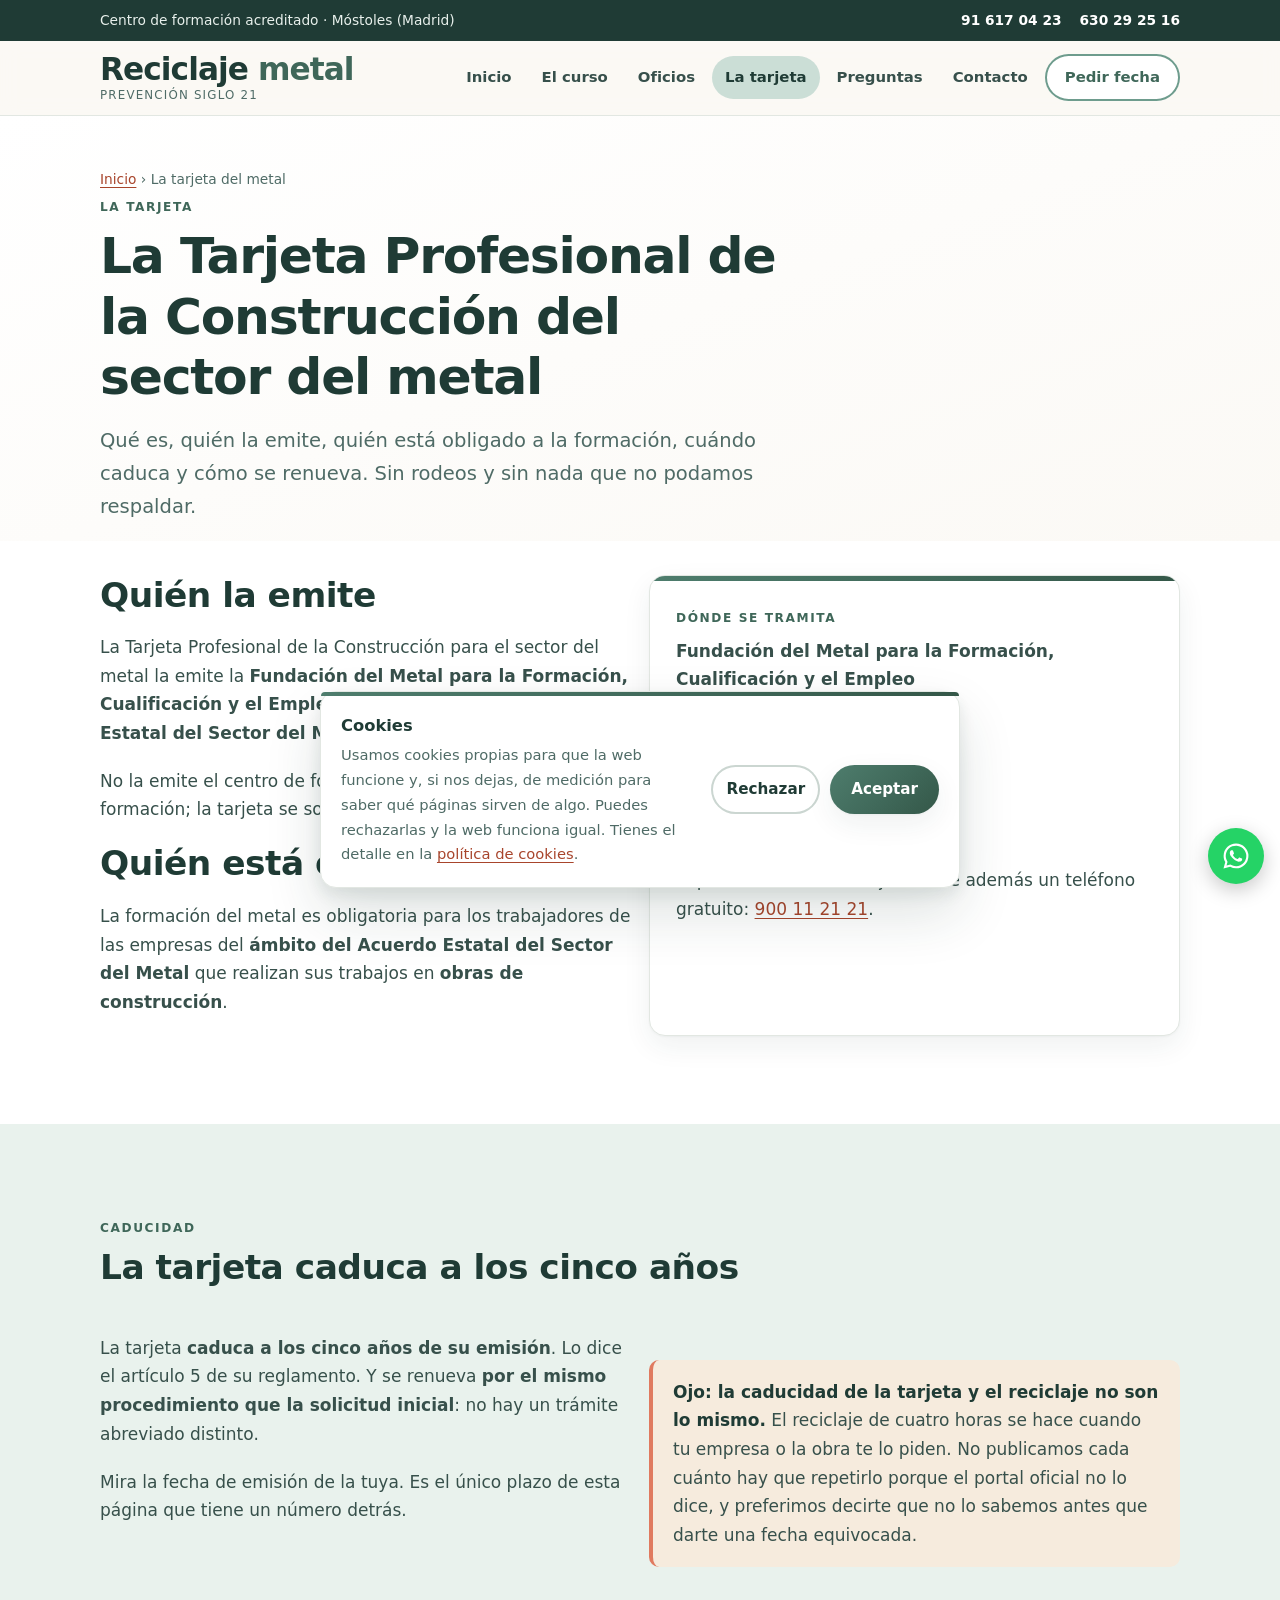
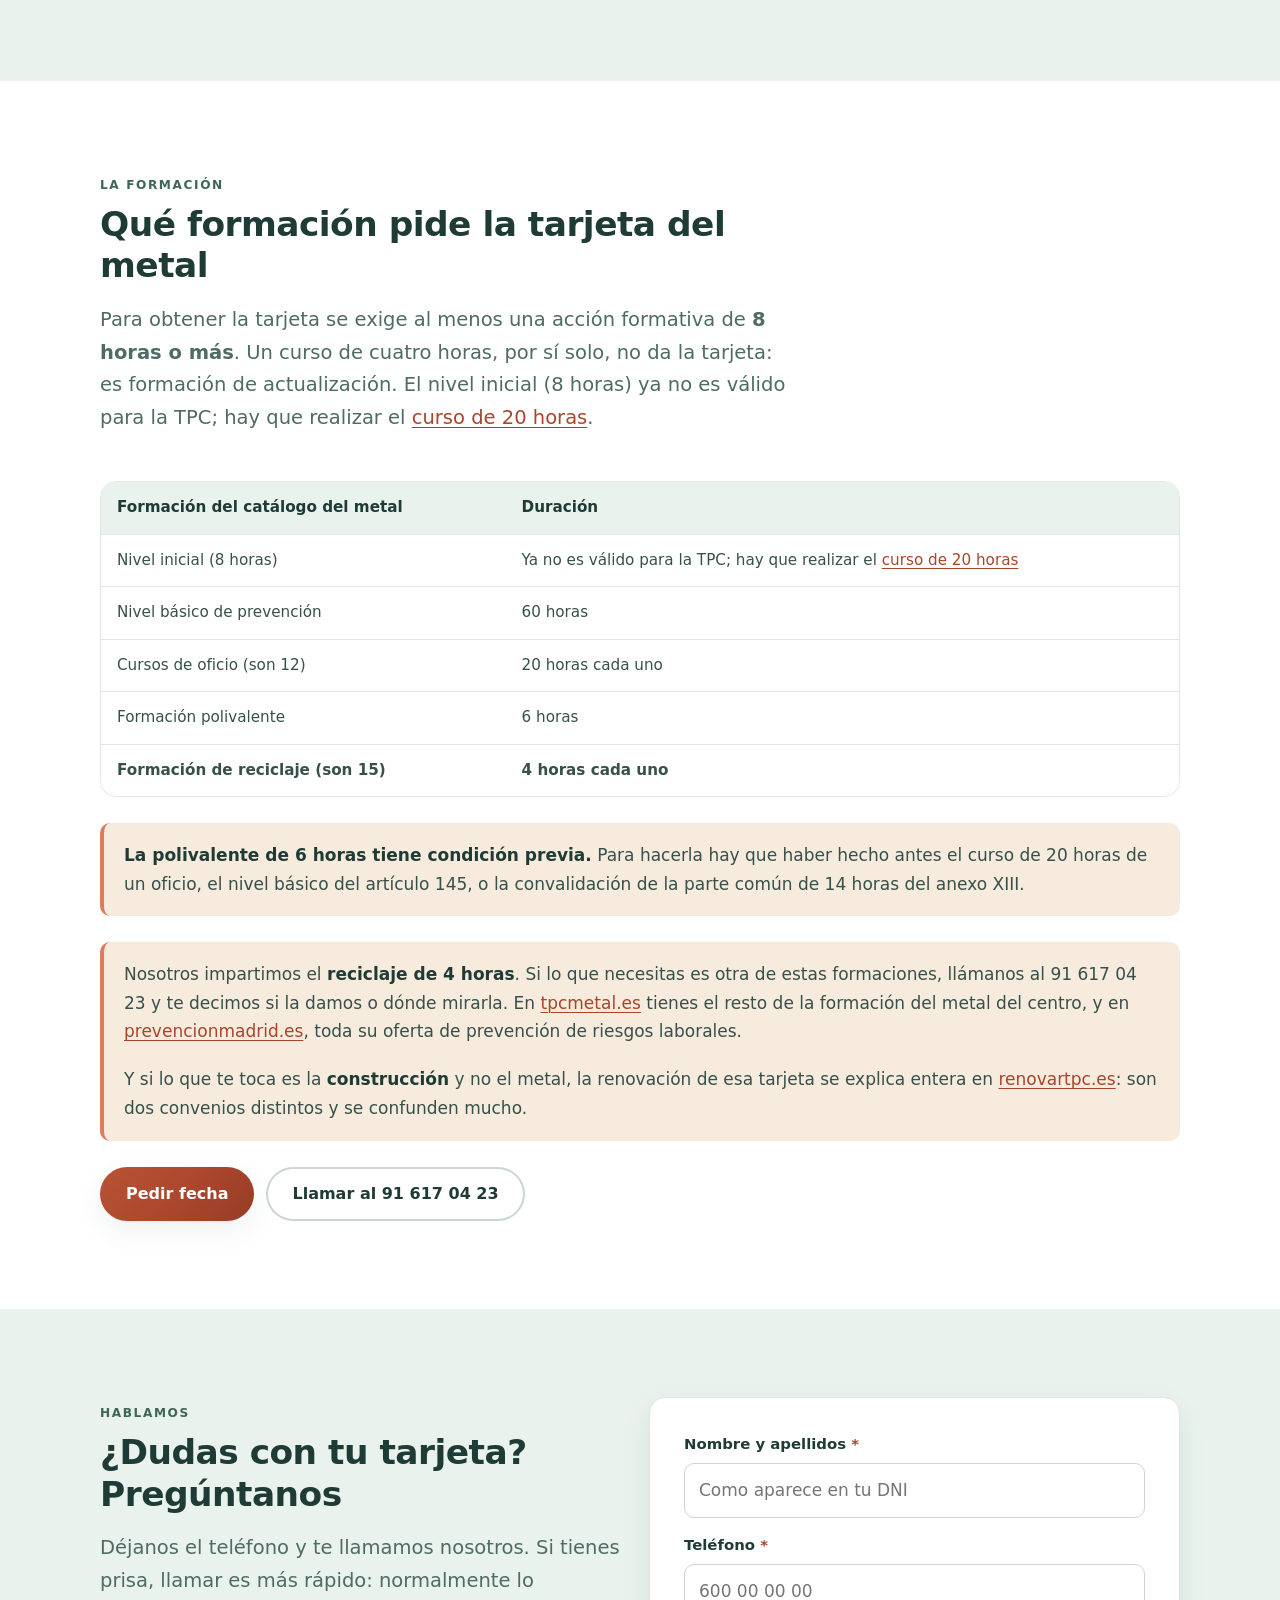
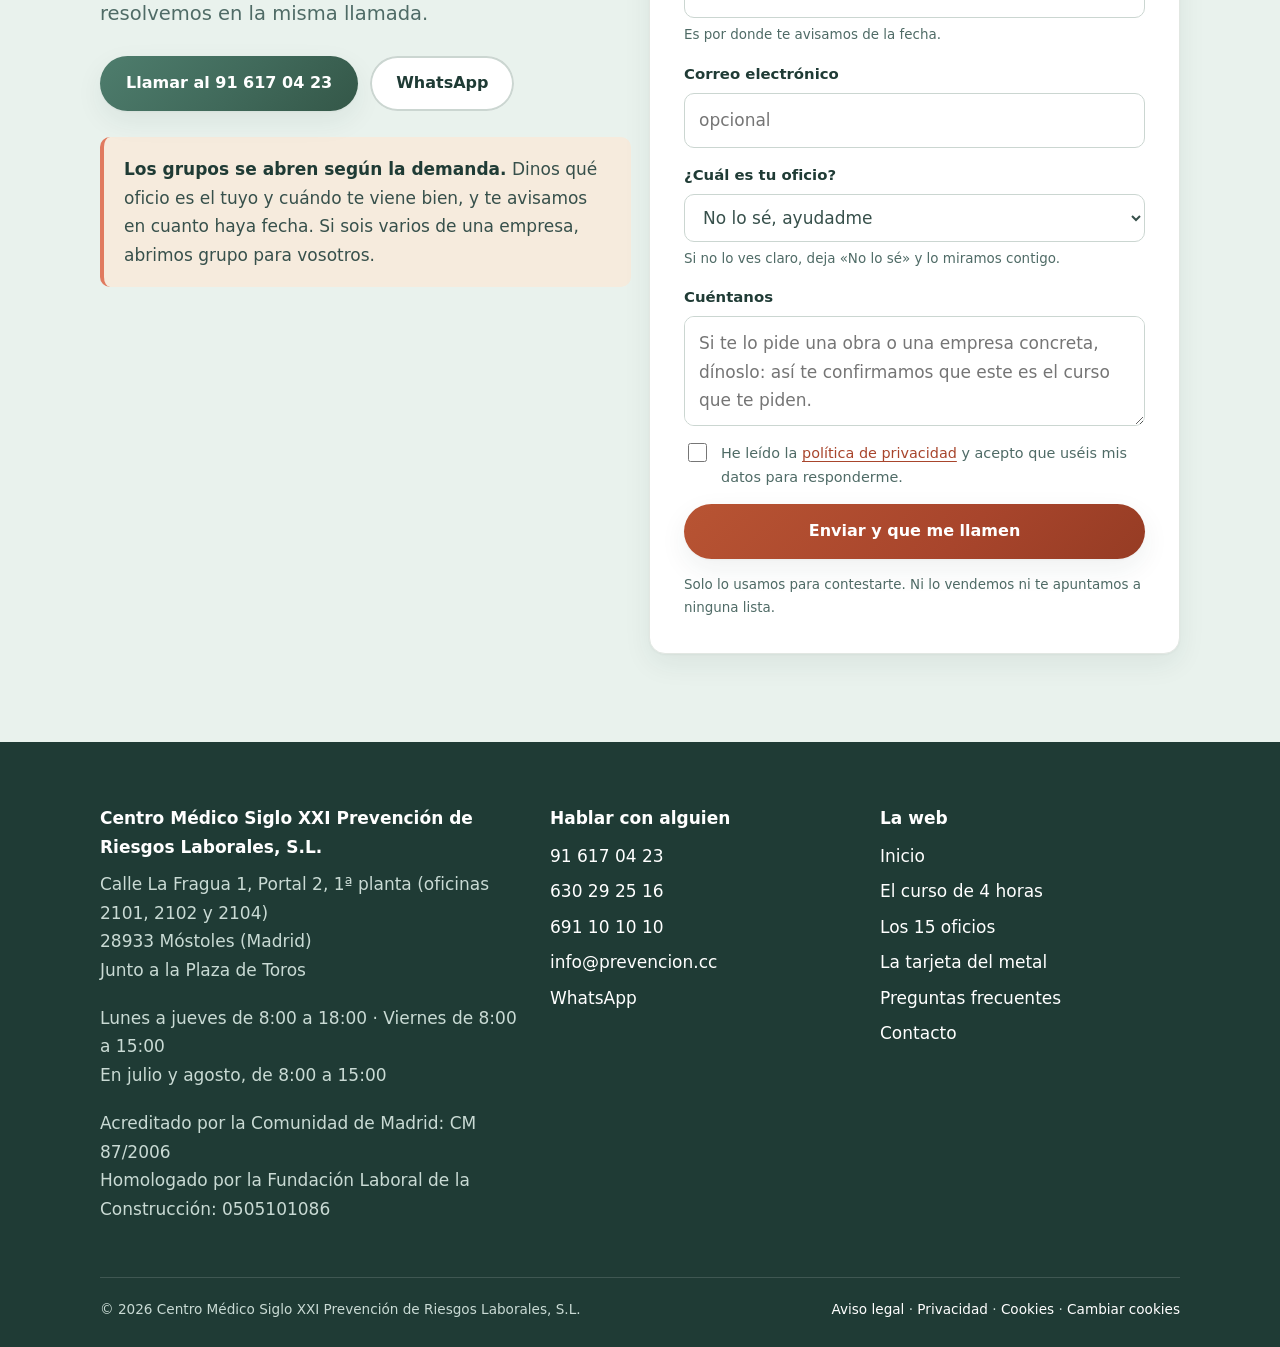
<file: tarjeta-profesional-metal/index.html>
<!doctype html>
<html lang="es-ES" data-gtm="GTM-56SQ9M6R">
<head>
<meta charset="utf-8">
<meta name="viewport" content="width=device-width, initial-scale=1">
<title>Tarjeta profesional del metal: quién la emite y cuándo caduca</title>
<meta name="description" content="La TPC del sector del metal la emite la Fundación del Metal (FMF) y caduca a los cinco años. Quién está obligado, qué formación pide y cómo se renueva.">
<link rel="canonical" href="https://reciclajemetal.es/tarjeta-profesional-metal/">
<meta name="robots" content="index, follow, max-snippet:-1, max-image-preview:large">
<meta name="theme-color" content="#1F3B35">
<meta property="og:type" content="website">
<meta property="og:site_name" content="Reciclaje del metal de 4 horas · Prevención Siglo 21">
<meta property="og:locale" content="es_ES">
<meta property="og:title" content="Tarjeta profesional del metal: quién la emite y cuándo caduca">
<meta property="og:description" content="La TPC del sector del metal la emite la Fundación del Metal (FMF) y caduca a los cinco años. Quién está obligado, qué formación pide y cómo se renueva.">
<meta property="og:url" content="https://reciclajemetal.es/tarjeta-profesional-metal/">
<meta name="twitter:card" content="summary">
<link rel="icon" href="/favicon.svg" type="image/svg+xml">
<style>:root{--tinta:#1F3B35;--texto:#37504B;--tenue:#4F6B66;--papel:#ffffff;--crema:#FBF9F5;--menta:#E9F2ED;--cielo:#E6EEF2;--arena:#F6EBDD;--salvia:#6E9C8D;--salvia-osc:#3F6759;--salvia-tenue:#CBDED6;--coral:#E07A5F;--coral-osc:#A8452C;--coral-tenue:#FBE7E0;--borde:#E2E7E2;--borde-fuerte:#CBD6D1;--deg-salvia:linear-gradient(135deg,#4E7D6D 0%,#40695A 55%,#345748 100%);--deg-coral:linear-gradient(135deg,#B85433 0%,#A8452C 60%,#963C24 100%);--deg-papel:linear-gradient(160deg,#FFFFFF 0%,#FBF9F5 100%);--deg-hero:radial-gradient(1200px 620px at 12% -8%,#E9F2ED 0%,rgba(233,242,237,0) 62%),radial-gradient(1000px 560px at 92% 6%,#F6EBDD 0%,rgba(246,235,221,0) 60%),radial-gradient(900px 520px at 55% 108%,#E6EEF2 0%,rgba(230,238,242,0) 64%);--sombra:0 1px 2px rgba(31,59,53,.04),0 10px 28px rgba(31,59,53,.07);--sombra-alta:0 6px 16px rgba(31,59,53,.10),0 26px 56px rgba(31,59,53,.14);--brillo:0 0 0 4px rgba(110,156,141,.18);--brillo-coral:0 0 0 4px rgba(224,122,95,.22);--radio:16px;--radio-sm:10px;--ancho:1120px;--fuente:"Segoe UI",system-ui,-apple-system,"Helvetica Neue",Arial,sans-serif}*,*::before,*::after{box-sizing:border-box}html{scroll-behavior:smooth;-webkit-text-size-adjust:100%;overflow-x:hidden;scroll-padding-top:84px}body{margin:0;font-family:var(--fuente);font-size:17px;line-height:1.68;color:var(--texto);background:var(--crema);-webkit-font-smoothing:antialiased}img,svg,iframe{max-width:100%}img{height:auto;display:block}.wrap{width:100%;max-width:var(--ancho);margin:0 auto;padding:0 20px}:focus-visible{outline:3px solid var(--salvia-osc);outline-offset:3px;border-radius:4px}.saltar{position:absolute;left:-9999px;top:0;z-index:100;background:var(--tinta);color:#fff;padding:12px 18px;border-radius:0 0 var(--radio-sm) 0;font-weight:600}.saltar:focus{left:0}h1,h2,h3,h4{color:var(--tinta);line-height:1.2;margin:0 0 .5em;font-weight:700;letter-spacing:-.015em}h1{font-size:clamp(1.95rem,5.2vw,3.15rem);letter-spacing:-.025em}h2{font-size:clamp(1.5rem,3.6vw,2.15rem)}h3{font-size:clamp(1.12rem,2.2vw,1.32rem)}h4{font-size:1.02rem}p{margin:0 0 1.15em}a{color:var(--coral-osc);text-decoration-thickness:1px;text-underline-offset:3px}a:hover{color:var(--tinta)}.entradilla{font-size:clamp(1.05rem,2.1vw,1.22rem);color:var(--tenue);max-width:62ch}.rotulo{display:inline-block;font-size:.76rem;font-weight:800;letter-spacing:.13em;text-transform:uppercase;color:var(--salvia-osc);margin:0 0 .7em}.seccion{padding:clamp(48px,7vw,88px) 0}.seccion--menta{background:var(--menta)}.seccion--crema{background:var(--deg-papel)}.seccion--papel{background:var(--papel)}.cabecera-seccion{max-width:64ch;margin-bottom:clamp(28px,4vw,46px)}.barra{background:var(--tinta);color:#E8F0EC;font-size:.86rem}.barra__in{display:flex;flex-wrap:wrap;gap:6px 22px;align-items:center;justify-content:space-between;padding:9px 20px}.barra a{color:#fff;font-weight:600;text-decoration:none}.barra a:hover{text-decoration:underline}.barra__tels{display:flex;gap:18px;flex-wrap:wrap}.cab{position:sticky;top:0;z-index:50;background:rgba(251,249,245,.92);backdrop-filter:saturate(1.4) blur(10px);border-bottom:1px solid var(--borde)}.cab__in{display:flex;align-items:center;justify-content:space-between;gap:16px;padding:12px 20px}.logo{display:flex;flex-direction:column;text-decoration:none;line-height:1.16}.logo__marca{font-weight:800;font-size:1.16rem;color:var(--tinta);letter-spacing:-.02em}.logo__marca b{color:var(--salvia-osc);font-weight:800}.logo__sub{font-size:.69rem;letter-spacing:.1em;text-transform:uppercase;color:var(--tenue)}.nav ul{display:flex;align-items:center;gap:4px;list-style:none;margin:0;padding:0}.nav a:not(.btn){display:block;padding:9px 13px;border-radius:999px;color:var(--texto);text-decoration:none;font-size:.93rem;font-weight:600;transition:background .18s ease,color .18s ease}.nav a:not(.btn):hover{background:var(--menta);color:var(--tinta)}.nav a:not(.btn).activo{background:var(--salvia-tenue);color:var(--tinta)}.nav .btn{padding:11px 20px;font-size:.93rem}.menu-check,.menu-boton{display:none}.btn{position:relative;z-index:0;overflow:hidden;display:inline-flex;align-items:center;justify-content:center;gap:9px;padding:14px 26px;border:0;border-radius:999px;font:inherit;font-weight:700;font-size:1rem;text-decoration:none;cursor:pointer;transition:transform .22s cubic-bezier(.2,.7,.3,1),box-shadow .22s ease,filter .22s ease}.btn--cta{background:var(--deg-coral);color:#fff;box-shadow:var(--sombra)}.btn--cta:hover{color:#fff;transform:translateY(-2px) scale(1.035);box-shadow:var(--sombra-alta),var(--brillo-coral);filter:saturate(1.06)}.btn--salvia{background:var(--deg-salvia);color:#fff;box-shadow:var(--sombra)}.btn--salvia:hover{color:#fff;transform:translateY(-2px) scale(1.035);box-shadow:var(--sombra-alta),var(--brillo)}.btn--linea{background:var(--papel);color:var(--tinta);box-shadow:inset 0 0 0 2px var(--borde-fuerte)}.btn--linea:hover{color:var(--tinta);transform:translateY(-2px) scale(1.035);box-shadow:inset 0 0 0 2px var(--salvia),var(--brillo)}.btn:active{transform:translateY(0) scale(.99)}.btn::after{content:"";position:absolute;z-index:-1;top:-60%;bottom:-60%;left:-55%;width:38%;background:linear-gradient(100deg,transparent 0%,rgba(255,255,255,.10) 26%,rgba(255,255,255,.55) 50%,rgba(255,255,255,.10) 74%,transparent 100%);transform:translateX(0) skewX(-18deg);animation:destello 4.2s cubic-bezier(.5,0,.5,1) infinite}.btn--linea::after{background:linear-gradient(100deg,transparent,rgba(110,156,141,.18) 50%,transparent)}.btn:hover::after{animation-duration:1.2s}@keyframes destello{0%{transform:translateX(0) skewX(-18deg)}55%,100%{transform:translateX(455%) skewX(-18deg)}}.botonera{display:flex;flex-wrap:wrap;gap:12px;margin-top:26px}.hero{position:relative;overflow:hidden;background:var(--crema)}.hero::before{content:"";position:absolute;inset:0;background:var(--deg-hero);pointer-events:none}.hero__in{position:relative;padding:clamp(46px,8vw,96px) 20px clamp(40px,6vw,78px)}.hero__grid{display:grid;gap:clamp(30px,5vw,56px);align-items:center}.sello{display:inline-flex;align-items:center;gap:9px;background:var(--papel);border:1px solid var(--salvia-tenue);color:var(--salvia-osc);font-weight:700;font-size:.82rem;padding:7px 15px;border-radius:999px;box-shadow:var(--sombra)}.sello__punto{width:8px;height:8px;border-radius:50%;background:var(--salvia);box-shadow:0 0 0 4px rgba(110,156,141,.20)}.hero h1{margin:.55em 0 .3em}.hero h1 em{font-style:normal;color:var(--salvia-osc)}.ficha{background:var(--papel);border-radius:var(--radio);box-shadow:var(--sombra);padding:26px;border:1px solid var(--borde);position:relative;overflow:hidden}.ficha::before{content:"";position:absolute;inset:0 0 auto 0;height:5px;background:var(--deg-salvia)}.ficha__precio{display:flex;align-items:baseline;gap:10px;margin-bottom:2px}.ficha__euros{font-size:clamp(2.5rem,7vw,3.4rem);font-weight:800;color:var(--tinta);line-height:1}.ficha__iva{font-size:.9rem;color:var(--tenue);font-weight:600}.ficha__lista{list-style:none;margin:18px 0 0;padding:0;display:grid;gap:11px}.ficha__lista li{display:flex;gap:11px;align-items:flex-start;font-size:.96rem}.ficha__lista svg{flex:none;margin-top:3px}.cifras{background:var(--papel);border-top:1px solid var(--borde);border-bottom:1px solid var(--borde)}.cifras__grid{display:grid;grid-template-columns:repeat(4,1fr);gap:4px;padding:32px 0;text-align:center}.cifra__n{display:block;font-weight:800;line-height:1.05;color:var(--tinta);font-size:clamp(1.65rem,3.6vw,2.5rem)}.cifra__t{display:block;font-size:.84rem;color:var(--tenue);margin-top:5px}.rejilla{display:grid;gap:18px}.rejilla--2{grid-template-columns:repeat(2,1fr)}.rejilla--3{grid-template-columns:repeat(3,1fr)}.rejilla--4{grid-template-columns:repeat(4,1fr)}.tarjeta{background:var(--papel);border:1px solid var(--borde);border-radius:var(--radio);padding:24px;box-shadow:var(--sombra);position:relative;overflow:hidden;transition:transform .26s cubic-bezier(.2,.7,.3,1),box-shadow .26s ease,border-color .26s ease}.tarjeta:hover{transform:translateY(-4px) scale(1.012);box-shadow:var(--sombra-alta);border-color:var(--salvia-tenue)}.tarjeta h3{margin-bottom:.35em}.tarjeta p:last-child{margin-bottom:0}.tarjeta__num{display:inline-flex;align-items:center;justify-content:center;width:40px;height:40px;border-radius:12px;margin-bottom:14px;background:var(--deg-salvia);color:#fff;font-weight:800;font-size:1.02rem;box-shadow:var(--sombra)}.tarjeta--acento .tarjeta__num{background:var(--deg-coral)}.icono{display:inline-flex;align-items:center;justify-content:center;width:44px;height:44px;border-radius:13px;margin-bottom:14px;background:var(--menta);color:var(--salvia-osc)}.icono svg{width:22px;height:22px}.aviso{background:var(--arena);border-left:4px solid var(--coral);border-radius:var(--radio-sm);padding:18px 20px;margin:26px 0}.aviso p:last-child{margin-bottom:0}.aviso strong{color:var(--tinta)}.bloque{background:var(--papel);border:1px solid var(--borde);border-radius:var(--radio);overflow:hidden;margin-bottom:14px;transition:box-shadow .24s ease,border-color .24s ease}.bloque:hover{box-shadow:var(--sombra);border-color:var(--salvia-tenue)}.bloque__cab{display:flex;gap:14px;align-items:center;padding:18px 22px;background:var(--deg-papel)}.bloque__n{flex:none;width:34px;height:34px;border-radius:10px;display:grid;place-items:center;background:var(--menta);color:var(--salvia-osc);font-weight:800;font-size:.92rem}.bloque__cab h3{margin:0;font-size:1.06rem}.bloque ul{margin:0;padding:4px 22px 20px 48px;color:var(--texto)}.bloque li{margin:.3em 0}.pregunta{background:var(--papel);border:1px solid var(--borde);border-radius:var(--radio-sm);margin-bottom:10px;overflow:hidden;transition:border-color .2s ease,box-shadow .2s ease}.pregunta:hover{border-color:var(--salvia-tenue);box-shadow:var(--sombra)}.pregunta[open]{border-color:var(--salvia-tenue);box-shadow:var(--sombra)}.pregunta summary{cursor:pointer;list-style:none;padding:16px 52px 16px 20px;font-weight:700;color:var(--tinta);position:relative}.pregunta summary::-webkit-details-marker{display:none}.pregunta summary::after{content:"";position:absolute;right:20px;top:50%;width:10px;height:10px;margin-top:-6px;border-right:2.5px solid var(--salvia-osc);border-bottom:2.5px solid var(--salvia-osc);transform:rotate(45deg);transition:transform .22s ease}.pregunta[open] summary::after{transform:rotate(-135deg);margin-top:-2px}.pregunta__cuerpo{padding:0 20px 18px}.pregunta__cuerpo p:last-child{margin-bottom:0}.tabla-envoltorio{overflow-x:auto;border-radius:var(--radio);border:1px solid var(--borde);background:var(--papel)}table{width:100%;border-collapse:collapse;font-size:.95rem}th,td{padding:13px 16px;text-align:left;border-bottom:1px solid var(--borde)}th{background:var(--menta);color:var(--tinta);font-weight:700;white-space:nowrap}tr:last-child td{border-bottom:0}.form{display:grid;gap:15px}.campo{display:grid;gap:6px}.campo label{font-weight:600;font-size:.93rem;color:var(--tinta)}.campo .obl{color:var(--coral-osc)}.campo input,.campo select,.campo textarea{font:inherit;color:var(--texto);background:var(--papel);border:1.5px solid var(--borde-fuerte);border-radius:var(--radio-sm);padding:12px 14px;width:100%;transition:border-color .18s ease,box-shadow .18s ease}.campo input:hover,.campo select:hover,.campo textarea:hover{border-color:var(--salvia)}.campo input:focus,.campo select:focus,.campo textarea:focus{outline:none;border-color:var(--salvia-osc);box-shadow:var(--brillo)}.campo textarea{min-height:110px;resize:vertical}.campo .pista{font-size:.84rem;color:var(--tenue)}.consentimiento{display:flex;gap:11px;align-items:flex-start;font-size:.9rem;color:var(--tenue)}.consentimiento input{width:19px;height:19px;flex:none;margin-top:2px;accent-color:var(--salvia-osc)}.form__aviso{font-size:.84rem;color:var(--tenue);margin:0}.form-caja{background:var(--papel);border:1px solid var(--borde);border-radius:var(--radio);padding:clamp(22px,3.5vw,34px);box-shadow:var(--sombra)}.resultado{border-radius:var(--radio-sm);padding:15px 18px;font-weight:600;margin-top:4px}.resultado--ok{background:var(--menta);color:var(--salvia-osc);border:1px solid var(--salvia-tenue)}.resultado--mal{background:var(--coral-tenue);color:var(--coral-osc);border:1px solid #F0C4B7}.pie{background:var(--tinta);color:#C9DAD4;padding:clamp(40px,5vw,62px) 0 26px}.pie a{color:#fff;text-decoration:none}.pie a:hover{text-decoration:underline;color:#fff}.pie__grid{display:grid;gap:30px}.pie__titulo{color:#fff;font-weight:700;margin-bottom:.5em}.pie ul{list-style:none;margin:0;padding:0;display:grid;gap:7px}.pie__legal{margin-top:34px;padding-top:20px;border-top:1px solid rgba(255,255,255,.14);font-size:.85rem;display:flex;flex-wrap:wrap;gap:8px 20px;justify-content:space-between}.wasap{position:fixed;right:16px;bottom:16px;z-index:40;width:56px;height:56px;border-radius:50%;display:grid;place-items:center;background:#25D366;color:#fff;box-shadow:0 6px 20px rgba(0,0,0,.22);transition:transform .22s cubic-bezier(.2,.7,.3,1),box-shadow .22s ease}.wasap:hover{transform:scale(1.1);box-shadow:0 10px 28px rgba(0,0,0,.28);color:#fff}.wasap svg{width:30px;height:30px}.js .aparece{opacity:0;transform:translateY(20px)}.js .aparece.visible{opacity:1;transform:none;transition:opacity .55s ease,transform .55s ease}@media (prefers-reduced-motion:reduce){html{scroll-behavior:auto}.js .aparece{opacity:1;transform:none;transition:none}.btn::after{display:none}.btn:hover,.tarjeta:hover,.wasap:hover{transform:none}*{animation-duration:.001ms !important;animation-iteration-count:1 !important}}@media (min-width:720px){.hero__grid{grid-template-columns:1.15fr .85fr}.pie__grid{grid-template-columns:1.4fr 1fr 1fr}}@media (max-width:980px){.rejilla--4{grid-template-columns:repeat(2,1fr)}}@media (max-width:860px){.cab__in{flex-wrap:wrap}.menu-boton{display:grid;place-items:center;width:46px;height:46px;border-radius:12px;cursor:pointer;background:var(--menta)}.menu-boton span,.menu-boton span::before,.menu-boton span::after{content:"";display:block;width:20px;height:2px;border-radius:2px;background:var(--tinta);transition:transform .22s ease,opacity .22s ease}.menu-boton span::before{transform:translateY(-6px)}.menu-boton span::after{transform:translateY(4px)}.menu-check:checked + .menu-boton span{background:transparent}.menu-check:checked + .menu-boton span::before{transform:translateY(0) rotate(45deg)}.menu-check:checked + .menu-boton span::after{transform:translateY(-2px) rotate(-45deg)}.nav{flex-basis:100%;max-height:0;overflow:hidden;transition:max-height .3s ease}.menu-check:checked ~ .nav{max-height:32rem}.nav ul{flex-direction:column;align-items:stretch;gap:2px;padding:8px 0 12px}.nav a{padding:12px 14px;border-radius:var(--radio-sm)}.nav .btn{width:100%;margin-top:8px}}@media (max-width:700px){.rejilla--2,.rejilla--3{grid-template-columns:1fr}.cifras__grid{grid-template-columns:1fr 1fr;gap:22px 4px}.barra__in{justify-content:center;text-align:center}}@media (max-width:420px){.rejilla--4{grid-template-columns:1fr}}@media print{.cab,.barra,.wasap,.botonera,.form-caja,.pie__legal{display:none}body{background:#fff;font-size:12pt}.seccion{padding:12pt 0}a[href^="http"]::after{content:" (" attr(href) ")";font-size:9pt;color:#555}}.cookies{position:fixed;left:12px;right:12px;bottom:12px;z-index:60;background:var(--papel);border:1px solid var(--borde);border-radius:var(--radio);box-shadow:var(--sombra-alta);padding:20px;max-width:640px;margin:0 auto;opacity:0;transform:translateY(16px);transition:opacity .3s ease,transform .3s cubic-bezier(.2,.7,.3,1)}.cookies.visible{opacity:1;transform:none}.cookies::before{content:"";position:absolute;inset:0 0 auto 0;height:4px;border-radius:var(--radio) var(--radio) 0 0;background:var(--deg-salvia)}.cookies__in{display:grid;gap:16px}.cookies__texto strong{display:block;color:var(--tinta);font-size:1.02rem;margin-bottom:4px}.cookies__texto p{margin:0;font-size:.92rem;color:var(--tenue)}.cookies__botones{display:flex;gap:10px}.cookies__botones .btn{flex:1;padding:12px 18px;font-size:.95rem}@media (min-width:620px){.cookies__in{grid-template-columns:1fr auto;align-items:center}.cookies__botones{flex:none}}@media (prefers-reduced-motion:reduce){.cookies{transition:none;opacity:1;transform:none}}.logo__marca{font-size:1.95rem;letter-spacing:-.03em;line-height:1.05}.logo__sub{font-size:.74rem;margin-top:3px}@media (max-width:520px){.logo__marca{font-size:1.5rem}}.nav .btn--cta{background:var(--papel);color:var(--salvia-osc);box-shadow:inset 0 0 0 2px var(--salvia);transition:transform .24s cubic-bezier(.2,.7,.3,1),box-shadow .24s ease,background .24s ease,color .24s ease}.nav .btn--cta:hover{transform:scale(1.2);color:#fff;background:var(--deg-salvia);box-shadow:inset 0 0 0 2px transparent,var(--sombra-alta),var(--brillo)}.nav .btn--cta::after{display:none}.linterna{position:relative;overflow:hidden}.linterna::before{content:"";position:absolute;inset:0;pointer-events:none;opacity:0;transition:opacity .35s ease;background:radial-gradient(220px circle at var(--mx,50%) var(--my,50%),rgba(110,156,141,.30) 0%,rgba(110,156,141,.14) 38%,rgba(110,156,141,0) 70%)}.linterna:hover::before{opacity:1}.cifra__n{background-image:linear-gradient(100deg,var(--tinta) 0%,var(--tinta) 40%,var(--salvia) 50%,var(--tinta) 60%,var(--tinta) 100%);background-size:300% 100%;background-position:100% 0;-webkit-background-clip:text;background-clip:text;transition:background-position .75s ease}.cifras__grid>div:hover .cifra__n{background-position:0 0;-webkit-text-fill-color:transparent;color:transparent}.cifras__grid>div{border-radius:var(--radio);padding:10px 6px}.ficha--luz{transition:box-shadow .3s ease,border-color .3s ease}.ficha--luz:hover{box-shadow:var(--sombra-alta);border-color:var(--salvia-tenue)}.ficha--luz::before{z-index:2}.tarjeta.linterna:hover{border-color:var(--salvia)}.barras{margin:26px 0 6px}.barras__barra{display:flex;height:54px;border-radius:12px;overflow:hidden;box-shadow:var(--sombra);border:1px solid var(--borde)}.barras__parte{display:grid;place-items:center;color:#fff;font-weight:800;font-size:1.02rem;letter-spacing:-.01em}.barras__parte--aula{flex:20;background:linear-gradient(135deg,#35594C 0%,#2B4A3F 100%)}.barras__parte--online{flex:40;background:linear-gradient(135deg,#4E7D6D 0%,#40695A 100%)}.barras__pies{display:flex;margin-top:10px;gap:0}.barras__pie{font-size:.9rem;color:var(--tenue);padding-right:12px}.barras__pie strong{display:block;color:var(--tinta);font-size:.98rem}.barras__pie--aula{flex:20}.barras__pie--online{flex:40}@media (max-width:560px){.barras__parte{font-size:.88rem}.barras__pie{font-size:.82rem}}.temario-2{display:grid;gap:14px;align-items:start}@media (min-width:860px){.temario-2{grid-template-columns:1fr 1fr}}.temario-2 .bloque{margin-bottom:0}.temario-2 .bloque ul{padding:4px 20px 18px 46px;font-size:.95rem}.tels{list-style:none;margin:0;padding:0;display:grid;gap:10px;text-align:center}.tels a{display:block;font-size:1.28rem;font-weight:800;color:var(--salvia-osc);text-decoration:none;letter-spacing:-.01em;padding:8px 10px;border-radius:var(--radio-sm);transition:background .18s ease,transform .18s ease}.tels a:hover{background:var(--menta);color:var(--tinta);transform:scale(1.04)}.direccion{color:var(--texto);text-decoration:none;display:inline-block}.direccion:hover{color:var(--salvia-osc);text-decoration:underline}@media (prefers-reduced-motion:reduce){.linterna::before{display:none}.cifra__n{background-image:none;transition:none}.cifras__grid>div:hover .cifra__n{color:var(--tinta);-webkit-text-fill-color:currentColor}.nav .btn--cta:hover,.tels a:hover{transform:none}}main>.seccion:first-child{padding-top:clamp(22px,3vw,40px);padding-bottom:clamp(10px,1.4vw,18px)}main>.seccion:first-child .cabecera-seccion{margin-bottom:0}main>.seccion:first-child + .seccion{padding-top:clamp(20px,2.6vw,40px)}main>.seccion:first-child .entradilla:last-child{margin-bottom:0}main>.seccion:first-child h1{margin-bottom:.35em}@media (max-width:700px){main>.seccion:first-child{padding-top:18px;padding-bottom:8px}main>.seccion:first-child + .seccion{padding-top:18px}.seccion{padding:34px 0}.cabecera-seccion{margin-bottom:20px}main>.seccion:first-child .botonera{margin-top:18px}}</style>
<link rel="stylesheet" href="/botones-movil.css?v=20261106f"><script src="/botones-movil.js?v=20261106f" defer></script>
<script type="application/ld+json">{"@context":"https://schema.org","@type":"BreadcrumbList","itemListElement":[{"@type":"ListItem","position":1,"name":"Inicio","item":"https://reciclajemetal.es/"},{"@type":"ListItem","position":2,"name":"La tarjeta del metal","item":"https://reciclajemetal.es/tarjeta-profesional-metal/"}]}</script>
</head>
<body>
<a class="saltar" href="#principal">Saltar al contenido</a>

<div class="barra">
  <div class="wrap barra__in">
    <span>Centro de formación acreditado · Móstoles (Madrid)</span>
    <span class="barra__tels"><a href="tel:+34916170423">91 617 04 23</a> <a href="tel:+34630292516">630 29 25 16</a></span>
  </div>
</div>

<header class="cab">
  <div class="wrap cab__in">
    <a class="logo" href="/">
      <span class="logo__marca">Reciclaje <b>metal</b></span>
      <span class="logo__sub">Prevención Siglo 21</span>
    </a>
    <input type="checkbox" id="abrir-menu" class="menu-check" hidden>
    <label for="abrir-menu" class="menu-boton" aria-label="Abrir el menú"><span></span></label>
    <nav class="nav" aria-label="Principal">
      <ul>
        <li><a href="/">Inicio</a></li>
        <li><a href="/curso-reciclaje-metal-4-horas/">El curso</a></li>
        <li><a href="/oficios/">Oficios</a></li>
        <li><a href="/tarjeta-profesional-metal/" class="activo" aria-current="page">La tarjeta</a></li>
        <li><a href="/preguntas-frecuentes/">Preguntas</a></li>
        <li><a href="/contacto/">Contacto</a></li>
        <li><a class="btn btn--cta" href="/contacto/">Pedir fecha</a></li>
      </ul>
    </nav>
  </div>
</header>

<main id="principal">

<section class="seccion seccion--crema">
  <nav class="wrap" aria-label="Migas de pan" style="padding-top:14px;padding-bottom:0;font-size:.86rem;color:var(--tenue)"><a href="/">Inicio</a> › <span>La tarjeta del metal</span></nav>
  <div class="wrap">
    <div class="cabecera-seccion">
      <p class="rotulo">La tarjeta</p>
      <h1>La Tarjeta Profesional de la Construcción del sector del metal</h1>
      <p class="entradilla">Qué es, quién la emite, quién está obligado a la
      formación, cuándo caduca y cómo se renueva. Sin rodeos y sin nada que no
      podamos respaldar.</p>
    </div>
  </div>
</section>

<section class="seccion seccion--papel">
  <div class="wrap">
    <div class="rejilla rejilla--2">
      <div class="aparece">
        <h2>Quién la emite</h2>
        <p>La Tarjeta Profesional de la Construcción para el sector del metal
        la emite la <strong>Fundación del Metal para la Formación,
        Cualificación y el Empleo (FMF)</strong>, según el <strong>IV Convenio
        Estatal del Sector del Metal</strong>.</p>
        <p>No la emite el centro de formación. Nosotros damos la formación; la
        tarjeta se solicita a la FMF.</p>

        <h2>Quién está obligado</h2>
        <p>La formación del metal es obligatoria para los trabajadores de las
        empresas del <strong>ámbito del Acuerdo Estatal del Sector del
        Metal</strong> que realizan sus trabajos en <strong>obras de
        construcción</strong>.</p>
      </div>

      <div class="ficha aparece" data-orden="1">
        <p class="rotulo">Dónde se tramita</p>
        <p><strong>Fundación del Metal para la Formación, Cualificación y el
        Empleo</strong></p>
        <p>C/ Rivas 25<br>Polígono Industrial Vicálvaro<br>28052 Madrid</p>
        <p>Teléfono: <a href="tel:+34911770131">911 77 01 31</a></p>
        <p>El portal oficial de la tarjeta tiene además un teléfono gratuito:
        <a href="tel:+34900112121">900 11 21 21</a>.</p>
      </div>
    </div>
  </div>
</section>

<section class="seccion seccion--menta">
  <div class="wrap">
    <div class="cabecera-seccion aparece">
      <p class="rotulo">Caducidad</p>
      <h2>La tarjeta caduca a los cinco años</h2>
    </div>
    <div class="rejilla rejilla--2">
      <div class="aparece">
        <p>La tarjeta <strong>caduca a los cinco años de su emisión</strong>.
        Lo dice el artículo 5 de su reglamento. Y se renueva
        <strong>por el mismo procedimiento que la solicitud inicial</strong>:
        no hay un trámite abreviado distinto.</p>
        <p>Mira la fecha de emisión de la tuya. Es el único plazo de esta
        página que tiene un número detrás.</p>
      </div>
      <div class="aviso aparece" data-orden="1">
        <p><strong>Ojo: la caducidad de la tarjeta y el reciclaje no son lo
        mismo.</strong> El reciclaje de cuatro horas se hace cuando tu empresa
        o la obra te lo piden. No publicamos cada cuánto hay que repetirlo
        porque el portal oficial no lo dice, y preferimos decirte que no lo
        sabemos antes que darte una fecha equivocada.</p>
      </div>
    </div>
  </div>
</section>

<section class="seccion seccion--papel">
  <div class="wrap">
    <div class="cabecera-seccion aparece">
      <p class="rotulo">La formación</p>
      <h2>Qué formación pide la tarjeta del metal</h2>
      <p class="entradilla">Para obtener la tarjeta se exige al menos una
      acción formativa de <strong>8 horas o más</strong>. Un curso de cuatro
      horas, por sí solo, no da la tarjeta: es formación de actualización. El
      nivel inicial (8 horas) ya no es válido para la TPC; hay que realizar el
      <a href="https://www.tpcmetal.es/#curso-20h">curso de 20 horas</a>.</p>
    </div>
    <div class="tabla-envoltorio">
      <table>
        <thead><tr><th>Formación del catálogo del metal</th><th>Duración</th></tr></thead>
        <tbody>
          <tr><td>Nivel inicial (8 horas)</td><td>Ya no es válido para la TPC; hay que
              realizar el <a href="https://www.tpcmetal.es/#curso-20h">curso de 20 horas</a></td></tr>
          <tr><td>Nivel básico de prevención</td><td>60 horas</td></tr>
          <tr><td>Cursos de oficio (son 12)</td><td>20 horas cada uno</td></tr>
          <tr><td>Formación polivalente</td><td>6 horas</td></tr>
          <tr><td><strong>Formación de reciclaje (son 15)</strong></td>
              <td><strong>4 horas cada uno</strong></td></tr>
        </tbody>
      </table>
    </div>
    <div class="aviso aparece">
      <p><strong>La polivalente de 6 horas tiene condición previa.</strong>
      Para hacerla hay que haber hecho antes el curso de 20 horas de un oficio,
      el nivel básico del artículo 145, o la convalidación de la parte común de
      14 horas del anexo XIII.</p>
    </div>
    <div class="aviso aparece" data-orden="1">
      <p>Nosotros impartimos el <strong>reciclaje de 4 horas</strong>. Si lo
      que necesitas es otra de estas formaciones, llámanos al 91 617 04 23 y te
      decimos si la damos o dónde mirarla. En
      <a href="https://www.tpcmetal.es/" rel="noopener">tpcmetal.es</a> tienes el
      resto de la formación del metal del centro, y en
      <a href="https://www.prevencionmadrid.es/tarjeta-profesional-de-la-construcci%C3%B3n-tpc/"
      rel="noopener">prevencionmadrid.es</a>, toda su oferta de prevención de
      riesgos laborales.</p>
      <p>Y si lo que te toca es la <strong>construcción</strong> y no el metal,
      la renovación de esa tarjeta se explica entera en
      <a href="https://renovartpc.es/renovar-la-tpc/" rel="noopener">renovartpc.es</a>:
      son dos convenios distintos y se confunden mucho.</p>
    </div>
    <div class="botonera"><a class="btn btn--cta" href="/contacto/">Pedir fecha</a><a class="btn btn--linea" href="tel:+34916170423">Llamar al 91 617 04 23</a></div>
  </div>
</section>

<section class="seccion seccion--menta" id="pedir">
  <div class="wrap">
    <div class="rejilla rejilla--2">
      <div class="aparece">
        <p class="rotulo">Hablamos</p>
        <h2>¿Dudas con tu tarjeta? Pregúntanos</h2>
        <p class="entradilla">Déjanos el teléfono y te llamamos nosotros. Si
        tienes prisa, llamar es más rápido: normalmente lo resolvemos en la
        misma llamada.</p>
        <div class="botonera">
          <a class="btn btn--salvia" href="tel:+34916170423">Llamar al 91 617 04 23</a>
          <a class="btn btn--linea" href="https://wa.me/34630292516?text=Hola,%20quiero%20informaci%C3%B3n%20sobre%20el%20reciclaje%20del%20metal%20de%204%20horas"
             rel="noopener">WhatsApp</a>
        </div>
        <div class="aviso">
          <p><strong>Los grupos se abren según la demanda.</strong> Dinos qué
          oficio es el tuyo y cuándo te viene bien, y te avisamos en cuanto
          haya fecha. Si sois varios de una empresa, abrimos grupo para
          vosotros.</p>
        </div>
      </div>

      <div class="form-caja aparece" data-orden="1">
        <form class="form" method="post" action="https://formularios.tpcmetal.es/enviar/reciclajemetal">
          <input type="hidden" name="_next" value="https://reciclajemetal.es/gracias/">
          <input type="hidden" name="_t" value="">
          <input type="hidden" name="Origen" value="reciclajemetal.es/tarjeta-profesional-metal/">
          <p style="position:absolute;left:-9999px" aria-hidden="true">
            <label>No rellenar <input type="text" name="_honey" tabindex="-1" autocomplete="off"></label>
          </p>

          <div class="campo">
            <label for="nombre">Nombre y apellidos <span class="obl">*</span></label>
            <input id="nombre" name="Nombre" type="text" required autocomplete="name"
                   maxlength="80" placeholder="Como aparece en tu DNI">
          </div>
          <div class="campo">
            <label for="telefono">Teléfono <span class="obl">*</span></label>
            <input id="telefono" name="Telefono" type="tel" required autocomplete="tel"
                   inputmode="tel" maxlength="20" placeholder="600 00 00 00">
            <span class="pista">Es por donde te avisamos de la fecha.</span>
          </div>
          <div class="campo">
            <label for="correo">Correo electrónico</label>
            <input id="correo" name="Email" type="email" autocomplete="email"
                   maxlength="90" placeholder="opcional">
          </div>
          <div class="campo">
            <label for="cuando">¿Cuál es tu oficio?</label>
            <select id="cuando" name="Curso"><option value="Reciclaje metal 4 h">No lo sé, ayudadme</option><option value="Reciclaje metal 4 h · Administrativos">Administrativos</option><option value="Reciclaje metal 4 h · Electricidad">Electricidad (montaje y mantenimiento de instalaciones eléctricas de alta y baja tensión)</option><option value="Reciclaje metal 4 h · Ferrallado">Ferrallado</option><option value="Reciclaje metal 4 h · Fontanería e instalaciones de climatización">Fontanería e instalaciones de climatización</option><option value="Reciclaje metal 4 h · Instalación de ascensores">Instalación de ascensores</option><option value="Reciclaje metal 4 h · Instalaciones, reparaciones, montajes, estructuras metálicas, cerrajería y carpintería metálica">Instalaciones, reparaciones, montajes, estructuras metálicas, cerrajería y carpintería metálica</option><option value="Reciclaje metal 4 h · Mandos intermedios">Mandos intermedios</option><option value="Reciclaje metal 4 h · Mantenimiento de maquinaria y vehículos">Mantenimiento de maquinaria y vehículos</option><option value="Reciclaje metal 4 h · Operadores de aparatos elevadores">Operadores de aparatos elevadores</option><option value="Reciclaje metal 4 h · Operadores de equipos manuales">Operadores de equipos manuales</option><option value="Reciclaje metal 4 h · Responsables y técnicos de ejecución de la actividad">Responsables y técnicos de ejecución de la actividad</option><option value="Reciclaje metal 4 h · Trabajos de construcción y mantenimiento de vías férreas">Trabajos de construcción y mantenimiento de vías férreas</option><option value="Reciclaje metal 4 h · Trabajos de instalación de equipos contraincendios">Trabajos de instalación de equipos contraincendios</option><option value="Reciclaje metal 4 h · Trabajos de instalaciones de telecomunicaciones">Trabajos de instalaciones de telecomunicaciones</option><option value="Reciclaje metal 4 h · Trabajos en gasoductos y redes de distribución de gases combustibles">Trabajos en gasoductos y redes de distribución de gases combustibles</option></select>
            <span class="pista">Si no lo ves claro, deja «No lo sé» y lo miramos
            contigo.</span>
          </div>
          <div class="campo">
            <label for="mensaje">Cuéntanos</label>
            <textarea id="mensaje" name="Mensaje" maxlength="900"
              placeholder="Si te lo pide una obra o una empresa concreta, dínoslo: así te confirmamos que este es el curso que te piden."></textarea>
          </div>
          <label class="consentimiento">
            <input type="checkbox" name="Acepto" value="si" required>
            <span>He leído la <a href="/politica-de-privacidad/">política de
            privacidad</a> y acepto que uséis mis datos para responderme.</span>
          </label>
          <button type="submit" class="btn btn--cta">Enviar y que me llamen</button>
          <p class="form__aviso">Solo lo usamos para contestarte. Ni lo vendemos
          ni te apuntamos a ninguna lista.</p>
        </form>
      </div>
    </div>
  </div>
</section>
</main>

<footer class="pie">
  <div class="wrap">
    <div class="pie__grid">
      <div>
        <p class="pie__titulo">Centro Médico Siglo XXI Prevención de Riesgos Laborales, S.L.</p>
        <p>Calle La Fragua 1, Portal 2, 1ª planta (oficinas 2101, 2102 y 2104)<br>28933 Móstoles (Madrid)<br>Junto a la Plaza de Toros</p>
        <p>Lunes a jueves de 8:00 a 18:00 · Viernes de 8:00 a 15:00<br>En julio y agosto, de 8:00 a 15:00</p>
        <p>Acreditado por la Comunidad de Madrid: CM 87/2006<br>
        Homologado por la Fundación Laboral de la Construcción: 0505101086</p>
      </div>
      <div>
        <p class="pie__titulo">Hablar con alguien</p>
        <ul>
          <li><a href="tel:+34916170423">91 617 04 23</a></li>
          <li><a href="tel:+34630292516">630 29 25 16</a></li>
          <li><a href="tel:+34691101010">691 10 10 10</a></li>
          <li><a href="mailto:info@prevencion.cc">info@prevencion.cc</a></li>
          <li><a href="https://wa.me/34630292516?text=Hola,%20quiero%20informaci%C3%B3n%20sobre%20el%20reciclaje%20del%20metal%20de%204%20horas" rel="noopener">WhatsApp</a></li>
        </ul>
      </div>
      <div>
        <p class="pie__titulo">La web</p>
        <ul>
          <li><a href="/">Inicio</a></li>
          <li><a href="/curso-reciclaje-metal-4-horas/">El curso de 4 horas</a></li>
          <li><a href="/oficios/">Los 15 oficios</a></li>
          <li><a href="/tarjeta-profesional-metal/">La tarjeta del metal</a></li>
          <li><a href="/preguntas-frecuentes/">Preguntas frecuentes</a></li>
          <li><a href="/contacto/">Contacto</a></li>
        </ul>
      </div>
    </div>
    <div class="pie__legal">
      <span>© <span id="anyo">2026</span> Centro Médico Siglo XXI Prevención de Riesgos Laborales, S.L.</span>
      <span>
        <a href="/aviso-legal/">Aviso legal</a> ·
        <a href="/politica-de-privacidad/">Privacidad</a> ·
        <a href="/politica-de-cookies/">Cookies</a> ·
        <a href="#" data-abrir-cookies>Cambiar cookies</a>
      </span>
    </div>
  </div>
</footer>

<a class="wasap" href="https://wa.me/34630292516?text=Hola,%20quiero%20informaci%C3%B3n%20sobre%20el%20reciclaje%20del%20metal%20de%204%20horas" rel="noopener"
   aria-label="Escribir por WhatsApp">
  <svg viewBox="0 0 24 24" fill="currentColor" aria-hidden="true"><path d="M12.04 2A9.9 9.9 0 0 0 2.1 11.9c0 1.75.46 3.45 1.34 4.95L2 22l5.3-1.39a9.9 9.9 0 0 0 4.74 1.21h.01a9.9 9.9 0 0 0 9.9-9.9A9.9 9.9 0 0 0 12.04 2zm0 18.15h-.01a8.2 8.2 0 0 1-4.19-1.15l-.3-.18-3.11.82.83-3.03-.2-.31a8.22 8.22 0 1 1 6.98 3.85zm4.5-6.16c-.25-.12-1.46-.72-1.68-.8-.23-.09-.39-.13-.56.12s-.64.8-.78.97c-.15.16-.29.18-.53.06-.25-.12-1.04-.38-1.98-1.22-.73-.65-1.23-1.46-1.37-1.71-.14-.24-.02-.38.11-.5.11-.11.25-.29.37-.44.13-.15.17-.25.25-.41.09-.17.04-.31-.02-.43-.06-.12-.56-1.34-.76-1.84-.2-.48-.4-.42-.56-.43h-.48c-.16 0-.43.06-.65.31-.22.25-.85.83-.85 2.03s.87 2.35.99 2.51c.12.17 1.71 2.61 4.15 3.66.58.25 1.03.4 1.39.51.58.19 1.11.16 1.53.1.47-.07 1.46-.6 1.66-1.18.21-.58.21-1.07.14-1.18-.06-.1-.22-.16-.47-.28z"/></svg>
</a>

<script src="/web.js" defer></script>
<script src="/respaldo-formularios.js" defer></script>
</body>
</html>
</file>
<file: botones-movil.css>
/* Botones Llamar y WhatsApp en el movil (Pedro 05/11/2026), lo pinta botones-movil.js. En PC no se ven.
   v e (06/11/2026): todas las webs con los flotantes (C); bm-izq = al lado izquierdo, junto al Joinchat de la web. */
#bm{display:none}
@media (max-width:820px){
#bm .bm-b{display:flex;align-items:center;justify-content:center;gap:8px;font:700 16px/1.1 system-ui,-apple-system,"Segoe UI",Roboto,sans-serif;color:#fff!important;text-decoration:none!important;letter-spacing:.2px;box-sizing:border-box}
#bm .bm-b svg{width:22px;height:22px;flex:none}
#bm .bm-l{background:#0b57d0!important}
#bm .bm-w{background:#1fa855!important}
#bm .bm-b small{display:block;font-weight:500;font-size:12px;opacity:.9}
#bm.bm-C{position:fixed;right:16px;bottom:18px;z-index:2147483000;display:flex;flex-direction:column;gap:12px}
#bm.bm-C .bm-b{width:60px;height:60px;border-radius:50%;box-shadow:0 6px 18px rgba(0,0,0,.3)}
#bm.bm-C .bm-w svg{width:30px;height:30px}
#bm.bm-C .bm-l svg{width:26px;height:26px}
#bm.bm-C.bm-2 .bm-l{flex-direction:column;gap:1px}
#bm.bm-C.bm-2 .bm-l svg{width:20px;height:20px}
#bm.bm-C.bm-izq{right:auto;left:16px}
#bm.bm-C.bm-2 .bm-l small{font-size:11px;font-weight:700;opacity:1}
}
</file>
